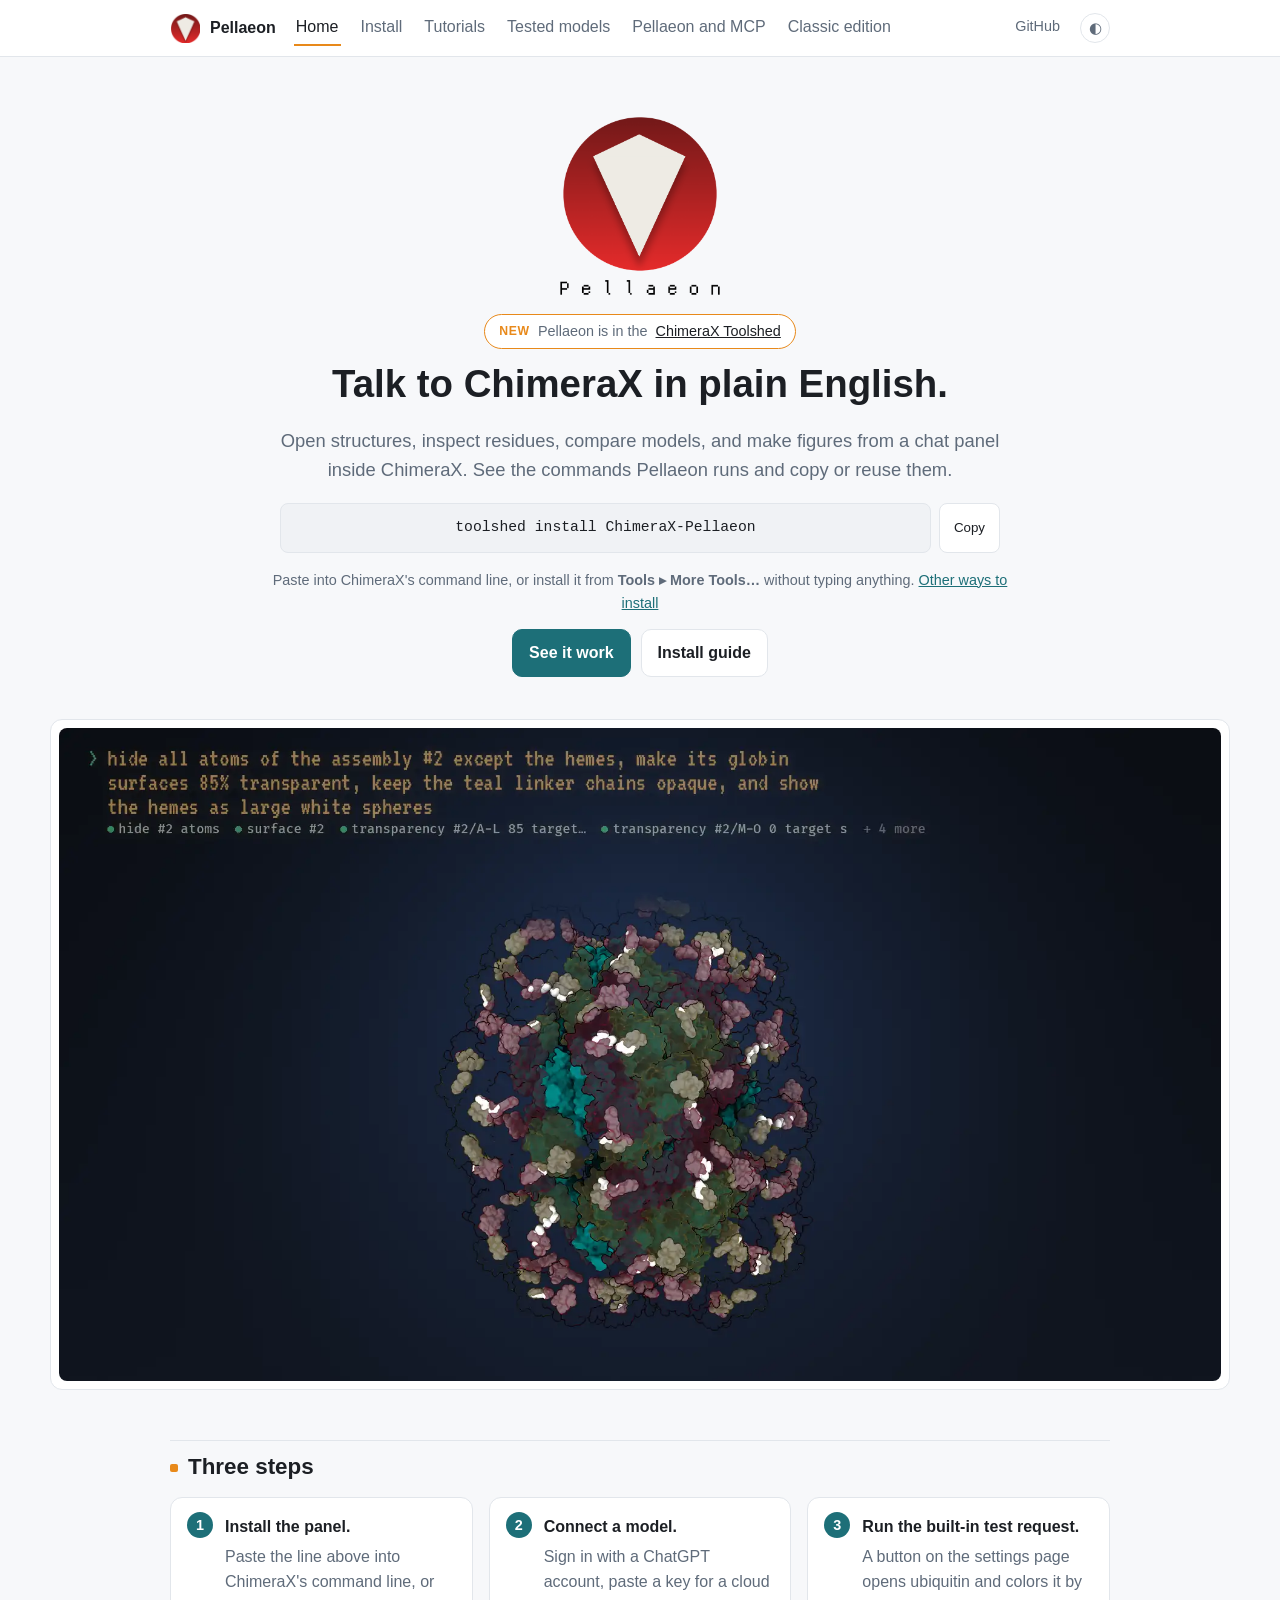
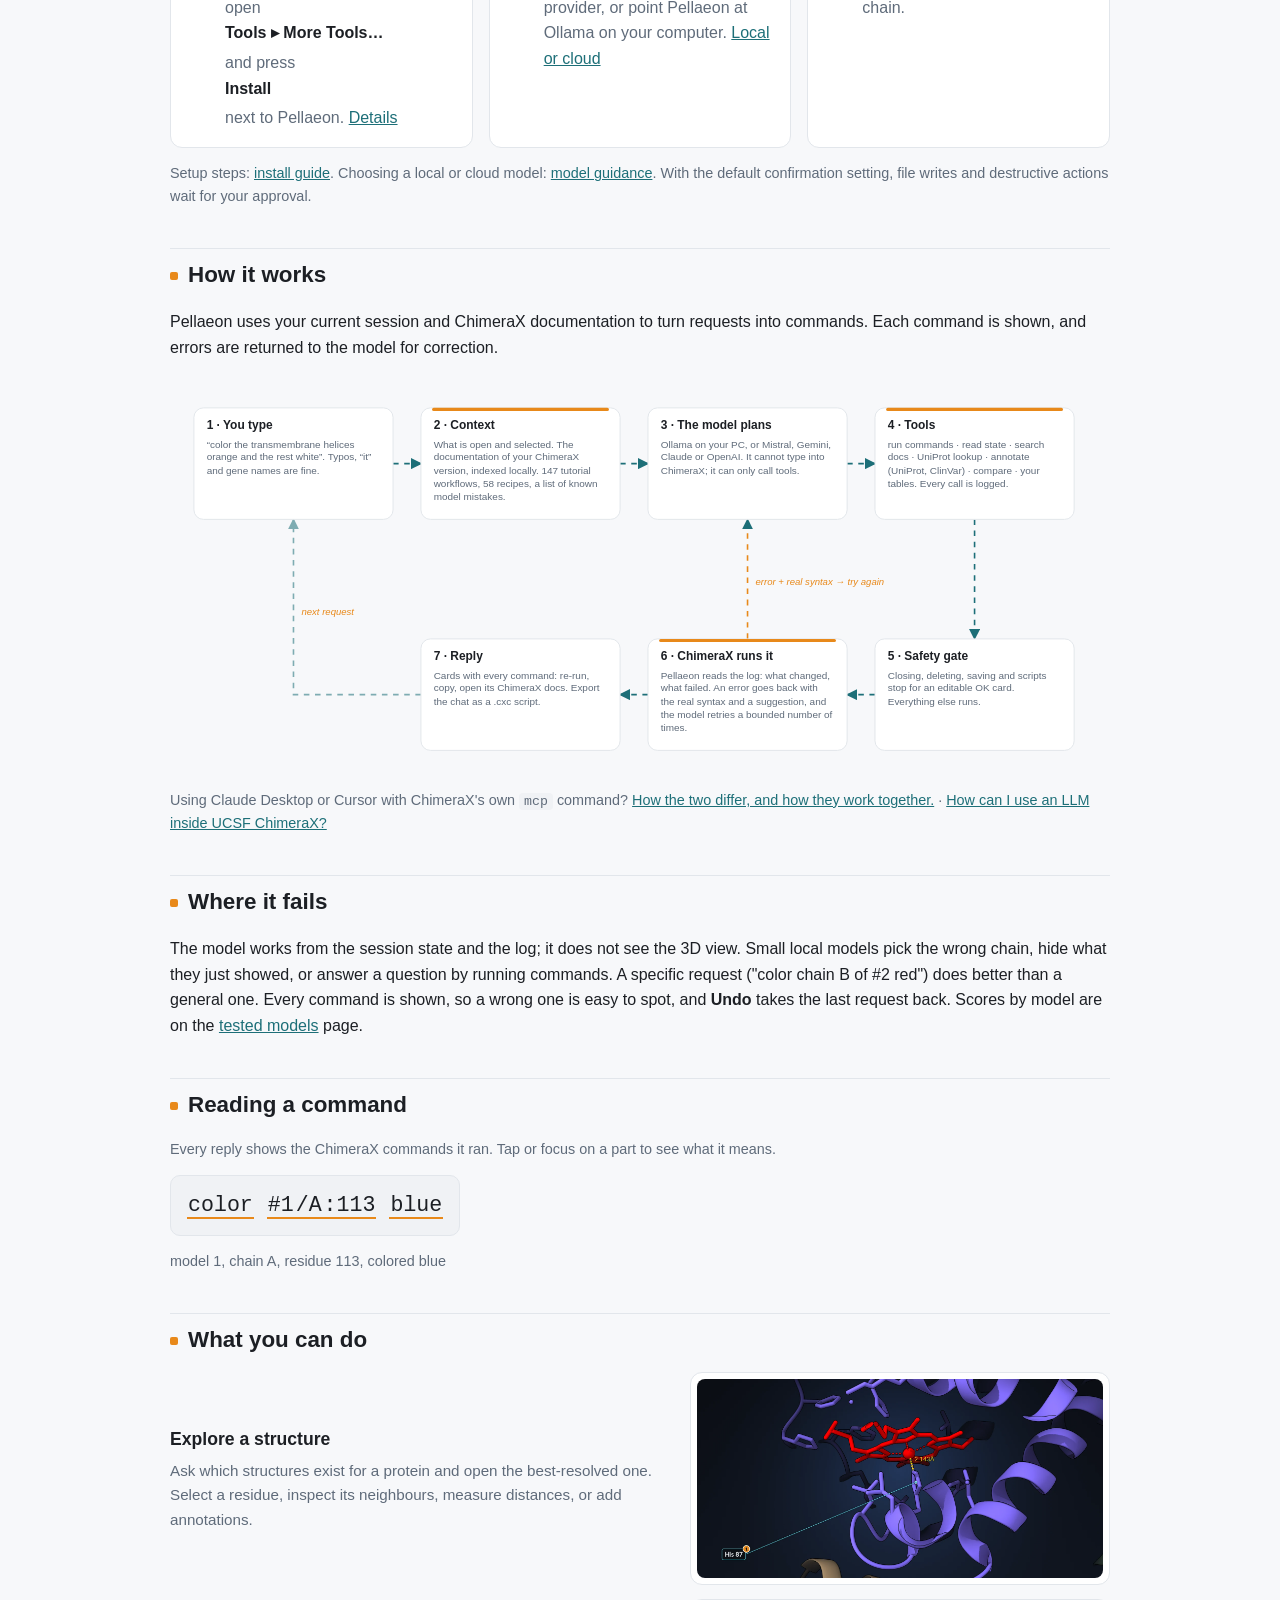
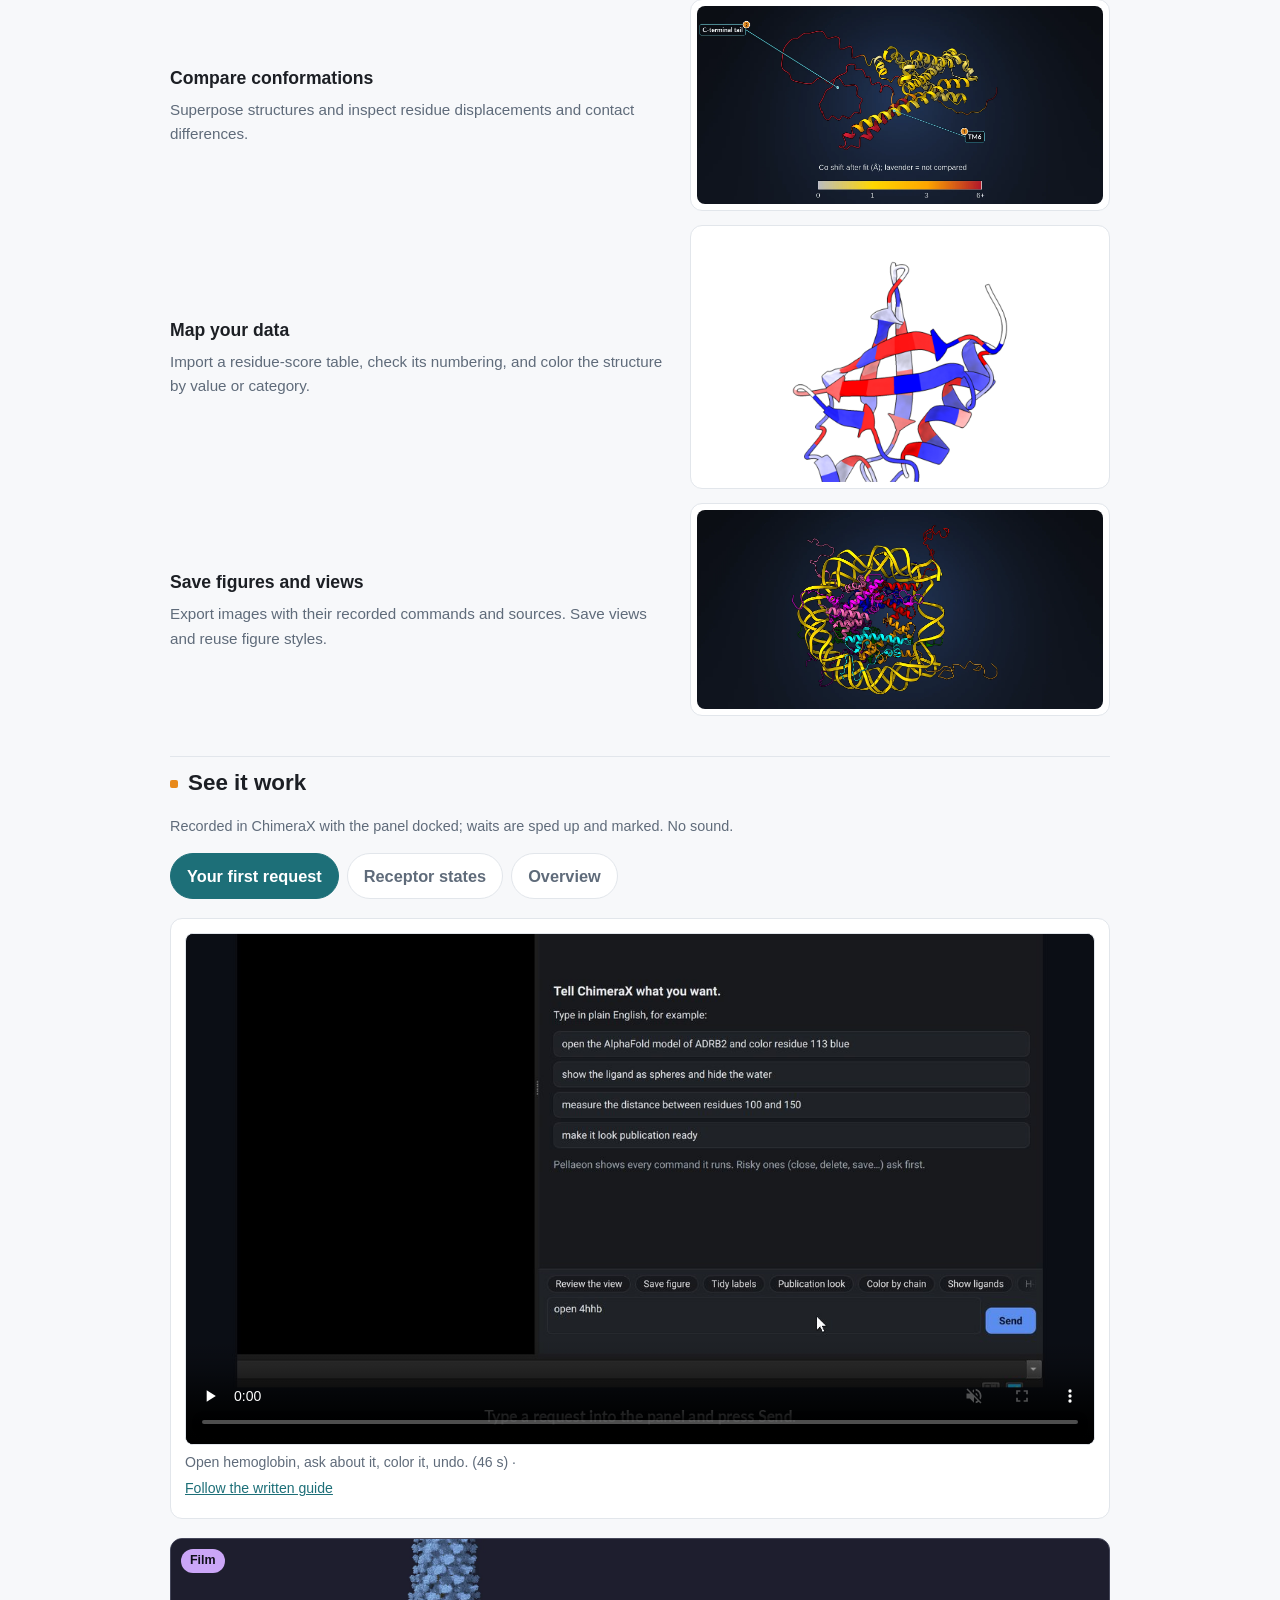
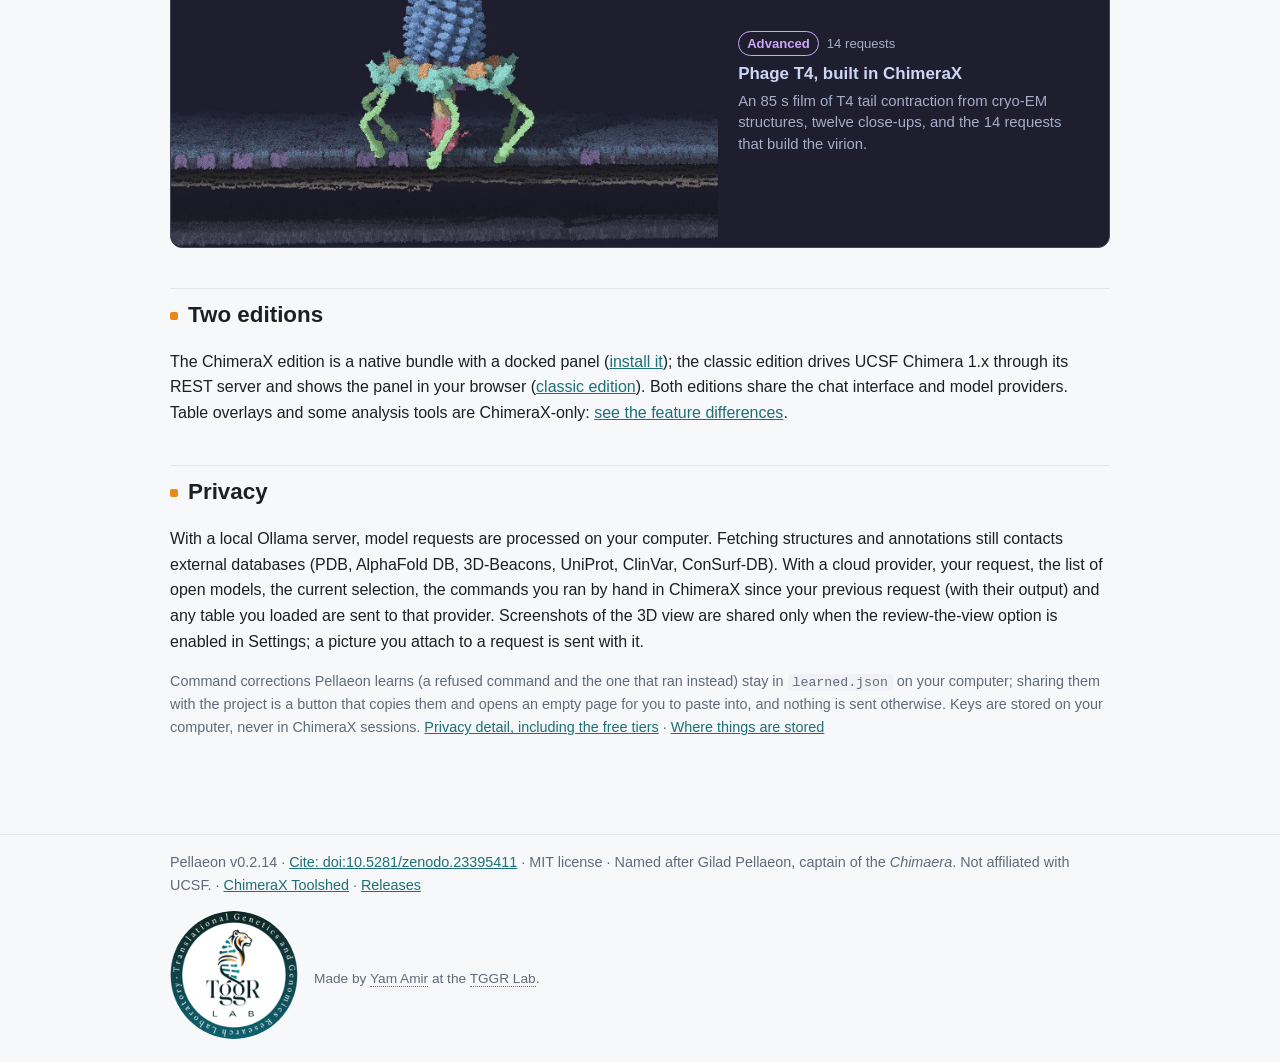
<file: docs/index.html>
<!DOCTYPE html>
<html lang="en"><head><meta charset="utf-8"><meta name="viewport" content="width=device-width, initial-scale=1">
<title>Pellaeon: AI assistant for UCSF ChimeraX</title><link rel="icon" href="logo.png" type="image/png"><link rel="stylesheet" href="site.css?v=c98d7796">
<meta name="description" content="Use an LLM inside UCSF ChimeraX. Pellaeon turns natural language into visible commands, with local Ollama or cloud models."><link rel="canonical" href="https://tggr-lab.github.io/pellaeon/"><link rel="preload" as="image" href="img/gui/hero_narrow_poster.webp" type="image/webp" media="(max-width: 700px)" fetchpriority="high"><link rel="preload" as="image" href="img/gui/hero_poster.webp" type="image/webp" media="(min-width: 701px)" fetchpriority="high"><script type="application/ld+json">{"@context": "https://schema.org", "@type": "SoftwareApplication", "@id": "https://tggr-lab.github.io/pellaeon/#software", "name": "Pellaeon", "description": "Use an LLM inside UCSF ChimeraX. Pellaeon turns natural language into visible commands, with local Ollama or cloud models.", "applicationCategory": "ScientificApplication", "applicationSubCategory": "Molecular graphics", "operatingSystem": "Windows, macOS, Linux", "softwareRequirements": "UCSF ChimeraX 1.9 or newer", "softwareVersion": "0.2.14", "license": "https://opensource.org/licenses/MIT", "url": "https://tggr-lab.github.io/pellaeon/", "codeRepository": "https://github.com/tggr-lab/pellaeon", "downloadUrl": "https://github.com/tggr-lab/pellaeon/releases/latest", "author": {"@type": "Organization", "name": "TGGR Lab", "url": "https://github.com/tggr-lab"}}</script>
<meta property="og:title" content="Pellaeon: AI assistant for UCSF ChimeraX"><meta property="og:description" content="Use an LLM inside UCSF ChimeraX. Pellaeon turns natural language into visible commands, with local Ollama or cloud models."><meta property="og:image" content="https://tggr-lab.github.io/pellaeon/img/gui/hero_poster.jpg"><meta property="og:image:width" content="1920"><meta property="og:image:height" content="1080"><meta property="og:image:alt" content="A request typed into Pellaeon above the erythrocruorin assembly, its globin surfaces see-through and its hemes white"><meta property="og:url" content="https://tggr-lab.github.io/pellaeon/"><meta property="og:type" content="website"><meta name="twitter:card" content="summary_large_image"></head>
<body><div class="nav"><div class="in"><a class="brand" href="index.html"><img src="logo.png" alt="">Pellaeon</a><a class="link active" href="index.html">Home</a><a class="link" href="install.html">Install</a><a class="link" href="tutorials.html">Tutorials</a><a class="link" href="models.html">Tested models</a><a class="link" href="mcp.html">Pellaeon and MCP</a><a class="link" href="classic.html">Classic edition</a><span class="spacer"></span><a class="link gh" href="https://github.com/tggr-lab/pellaeon">GitHub</a><button class="theme" id="theme-btn" type="button" title="Theme: follows your system. Click to switch" aria-label="Switch theme">&#9680;</button></div></div>
<script>(function(){var k="pellaeon-theme",r=document.documentElement;function ap(v){if(v)r.setAttribute("data-theme",v);else r.removeAttribute("data-theme");}var v=null;try{v=localStorage.getItem(k);}catch(e){}ap(v);document.addEventListener("DOMContentLoaded",function(){var b=document.getElementById("theme-btn");if(!b)return;var names={"":"system","light":"light","dark":"dark"};function lab(){b.title="Theme: "+names[r.getAttribute("data-theme")||""]+". Click to switch";}lab();b.onclick=function(){var cur=r.getAttribute("data-theme")||"";var nxt=cur===""?"light":cur==="light"?"dark":"";ap(nxt||null);try{nxt?localStorage.setItem(k,nxt):localStorage.removeItem(k);}catch(e){}lab();};});})();</script>
<script data-goatcounter="https://pellaeon.goatcounter.com/count" async src="https://gc.zgo.at/count.js"></script>
<main>
<section class="hero">
  <div>
    <div class="hero-logo"><img class="on-light" src="img/logo_lockup.png" width="190" height="190" alt="Pellaeon"><img class="on-dark" src="img/logo_lockup_white.png" width="190" height="190" alt="Pellaeon"></div>
    <p class="pill"><b>New</b> Pellaeon is in the <a href="https://cxtoolshed.rbvi.ucsf.edu/apps/chimeraxpellaeon">ChimeraX Toolshed</a></p>
    <h1>Talk to ChimeraX in plain English.</h1>
    <p class="lead">Open structures, inspect residues, compare models, and make figures from a chat panel inside ChimeraX. See the commands Pellaeon runs and copy or reuse them.</p>
    <div class="cmdbox"><pre id="install-cmd">toolshed install ChimeraX-Pellaeon</pre><button onclick="navigator.clipboard.writeText(document.getElementById('install-cmd').textContent).then(()=>this.textContent='Copied')">Copy</button></div>
    <p class="small">Paste into ChimeraX's command line, or install it from <b>Tools &#9656; More Tools&#8230;</b> without typing anything. <a href="install.html#chimerax-edition">Other ways to install</a></p>
    <div class="btns"><a class="btn primary" href="#see-it-work">See it work</a><a class="btn" href="install.html">Install guide</a></div>
  </div>
  <div class="shot hero-gif">
  <video id="hero-video" class="hero-video" width="1920" height="1080" muted loop playsinline preload="metadata" poster="img/gui/hero_poster.webp" aria-label="A request typed into the Pellaeon panel in ChimeraX colors the erythrocruorin assembly; its shell turns transparent and a clip plane opens it. 16 seconds, no sound.">
    <source src="img/gui/hero_narrow.mp4" type="video/mp4" media="(max-width: 700px)">
    <source src="img/gui/hero_720.mp4" type="video/mp4" media="(max-width: 1280px)">
    <source src="img/gui/hero_1080.mp4" type="video/mp4">
  </video>
  <script>(function(){var v=document.getElementById("hero-video");if(!v)return;var narrow=window.matchMedia&&window.matchMedia("(max-width: 700px)").matches;if(narrow){v.setAttribute("poster","img/gui/hero_narrow_poster.webp");v.setAttribute("width","864");v.setAttribute("height","1080");}var still=(window.matchMedia&&window.matchMedia("(prefers-reduced-motion: reduce)").matches)||(navigator.connection&&navigator.connection.saveData);if(still){v.setAttribute("controls","");return;}v.play().catch(function(){v.setAttribute("controls","");});})();</script>
  </div>
</section>

<h2>Three steps</h2>
<ol class="steps">
  <li><b>Install the panel.</b> Paste the line above into ChimeraX's command line, or open <b>Tools &#9656; More Tools&#8230;</b> and press <b>Install</b> next to Pellaeon. <a href="install.html#chimerax-edition">Details</a></li>
  <li><b>Connect a model.</b> Sign in with a ChatGPT account, paste a key for a cloud provider, or point Pellaeon at Ollama on your computer. <a href="install.html#choosing-an-ai">Local or cloud</a></li>
  <li><b>Run the built-in test request.</b> A button on the settings page opens ubiquitin and colors it by chain.</li>
</ol>
<p class="small">Setup steps: <a href="install.html">install guide</a>. Choosing a local or cloud model: <a href="models.html#which-model">model guidance</a>. With the default confirmation setting, file writes and destructive actions wait for your approval.</p>

<h2>How it works</h2>
<p>Pellaeon uses your current session and ChimeraX documentation to turn requests into commands. Each command is shown, and errors are returned to the model for correction.</p>
<div class="howwrap">
<svg class="how" viewBox="0 0 1180 500" role="img" aria-labelledby="how-title" xmlns="http://www.w3.org/2000/svg"><title id="how-title">How Pellaeon turns a sentence into ChimeraX commands and checks the result</title>
<defs><marker id="ah" viewBox="0 0 10 10" refX="9" refY="5" markerWidth="7" markerHeight="7" orient="auto-start-reverse"><path d="M0,0 L10,5 L0,10 z" fill="var(--accent)"/></marker><marker id="ah2" viewBox="0 0 10 10" refX="9" refY="5" markerWidth="7" markerHeight="7" orient="auto-start-reverse"><path d="M0,0 L10,5 L0,10 z" fill="var(--accent2)"/></marker></defs>
<g class="wires"><path d="M280,110 L315,110"/><path d="M565,110 L600,110"/><path d="M850,110 L885,110"/><path d="M1010,180 L1010,330"/><path d="M885,400 L850,400"/><path d="M600,400 L565,400"/><path class="loop" d="M725,330 C725,270 725,230 725,180" marker-end="url(#ah2)"/><path class="next" d="M315,400 L155,400 L155,180"/></g>
<g class="node n1" transform="translate(30,40)"><rect width="250" height="140" rx="12"/><foreignObject x="0" y="0" width="250" height="140"><div xmlns="http://www.w3.org/1999/xhtml" class="nb"><b>1 · You type</b><span>“color the transmembrane helices orange and the rest white”. Typos, “it” and gene names are fine.</span></div></foreignObject></g>
<g class="node n2" transform="translate(315,40)"><rect width="250" height="140" rx="12"/><rect class="acc" x="14" y="0" width="222" height="4" rx="2"/><foreignObject x="0" y="0" width="250" height="140"><div xmlns="http://www.w3.org/1999/xhtml" class="nb"><b>2 · Context</b><span>What is open and selected. The documentation of your ChimeraX version, indexed locally. 147 tutorial workflows, 58 recipes, a list of known model mistakes.</span></div></foreignObject></g>
<g class="node n3" transform="translate(600,40)"><rect width="250" height="140" rx="12"/><foreignObject x="0" y="0" width="250" height="140"><div xmlns="http://www.w3.org/1999/xhtml" class="nb"><b>3 · The model plans</b><span>Ollama on your PC, or Mistral, Gemini, Claude or OpenAI. It cannot type into ChimeraX; it can only call tools.</span></div></foreignObject></g>
<g class="node n4" transform="translate(885,40)"><rect width="250" height="140" rx="12"/><rect class="acc" x="14" y="0" width="222" height="4" rx="2"/><foreignObject x="0" y="0" width="250" height="140"><div xmlns="http://www.w3.org/1999/xhtml" class="nb"><b>4 · Tools</b><span>run commands · read state · search docs · UniProt lookup · annotate (UniProt, ClinVar) · compare · your tables. Every call is logged.</span></div></foreignObject></g>
<g class="node n5" transform="translate(885,330)"><rect width="250" height="140" rx="12"/><foreignObject x="0" y="0" width="250" height="140"><div xmlns="http://www.w3.org/1999/xhtml" class="nb"><b>5 · Safety gate</b><span>Closing, deleting, saving and scripts stop for an editable OK card. Everything else runs.</span></div></foreignObject></g>
<g class="node n6" transform="translate(600,330)"><rect width="250" height="140" rx="12"/><rect class="acc" x="14" y="0" width="222" height="4" rx="2"/><foreignObject x="0" y="0" width="250" height="140"><div xmlns="http://www.w3.org/1999/xhtml" class="nb"><b>6 · ChimeraX runs it</b><span>Pellaeon reads the log: what changed, what failed. An error goes back with the real syntax and a suggestion, and the model retries a bounded number of times.</span></div></foreignObject></g>
<g class="node n7" transform="translate(315,330)"><rect width="250" height="140" rx="12"/><foreignObject x="0" y="0" width="250" height="140"><div xmlns="http://www.w3.org/1999/xhtml" class="nb"><b>7 · Reply</b><span>Cards with every command: re-run, copy, open its ChimeraX docs. Export the chat as a .cxc script.</span></div></foreignObject></g>
<text class="lab" x="735" y="262">error + real syntax → try again</text><text class="lab" x="165" y="300">next request</text></svg>
</div>
<div class="howwrap-v">
<svg class="how how-v" viewBox="0 0 420 1084" role="img" aria-label="How Pellaeon works, step by step" xmlns="http://www.w3.org/2000/svg"><defs><marker id="ahv" viewBox="0 0 10 10" refX="9" refY="5" markerWidth="7" markerHeight="7" orient="auto-start-reverse"><path d="M0,0 L10,5 L0,10 z" fill="var(--accent)"/></marker><marker id="ah2v" viewBox="0 0 10 10" refX="9" refY="5" markerWidth="7" markerHeight="7" orient="auto-start-reverse"><path d="M0,0 L10,5 L0,10 z" fill="var(--accent2)"/></marker></defs>
<g class="wires">
<path d="M200,138 L200,172"/>
<path d="M200,290 L200,324"/>
<path d="M200,442 L200,476"/>
<path d="M200,594 L200,628"/>
<path d="M200,746 L200,780"/>
<path d="M200,898 L200,932"/>
<path class="loop" d="M350,839 C410,839 410,383 350,383" marker-end="url(#ah2v)"/>
<path class="next" d="M50,991 C-10,991 -10,79 50,79"/>
</g>
<g class="node n1" transform="translate(50,20)"><rect width="300" height="118" rx="12"/><foreignObject x="0" y="0" width="300" height="118"><div xmlns="http://www.w3.org/1999/xhtml" class="nb"><b>1 · You type</b><span>“color the transmembrane helices orange and the rest white”. Typos, “it” and gene names are fine.</span></div></foreignObject></g>
<g class="node n2" transform="translate(50,172)"><rect width="300" height="118" rx="12"/><rect class="acc" x="14" y="0" width="272" height="4" rx="2"/><foreignObject x="0" y="0" width="300" height="118"><div xmlns="http://www.w3.org/1999/xhtml" class="nb"><b>2 · Context</b><span>What is open and selected. The documentation of your ChimeraX version, indexed locally. 147 tutorial workflows, 58 recipes, a list of known model mistakes.</span></div></foreignObject></g>
<g class="node n3" transform="translate(50,324)"><rect width="300" height="118" rx="12"/><foreignObject x="0" y="0" width="300" height="118"><div xmlns="http://www.w3.org/1999/xhtml" class="nb"><b>3 · The model plans</b><span>Ollama on your PC, or Mistral, Gemini, Claude or OpenAI. It cannot type into ChimeraX; it can only call tools.</span></div></foreignObject></g>
<g class="node n4" transform="translate(50,476)"><rect width="300" height="118" rx="12"/><rect class="acc" x="14" y="0" width="272" height="4" rx="2"/><foreignObject x="0" y="0" width="300" height="118"><div xmlns="http://www.w3.org/1999/xhtml" class="nb"><b>4 · Tools</b><span>run commands · read state · search docs · UniProt lookup · annotate (UniProt, ClinVar) · compare · your tables. Every call is logged.</span></div></foreignObject></g>
<g class="node n5" transform="translate(50,628)"><rect width="300" height="118" rx="12"/><foreignObject x="0" y="0" width="300" height="118"><div xmlns="http://www.w3.org/1999/xhtml" class="nb"><b>5 · Safety gate</b><span>Closing, deleting, saving and scripts stop for an editable OK card. Everything else runs.</span></div></foreignObject></g>
<g class="node n6" transform="translate(50,780)"><rect width="300" height="118" rx="12"/><rect class="acc" x="14" y="0" width="272" height="4" rx="2"/><foreignObject x="0" y="0" width="300" height="118"><div xmlns="http://www.w3.org/1999/xhtml" class="nb"><b>6 · ChimeraX runs it</b><span>Pellaeon reads the log: what changed, what failed. An error goes back with the real syntax and a suggestion, and the model retries a bounded number of times.</span></div></foreignObject></g>
<g class="node n7" transform="translate(50,932)"><rect width="300" height="118" rx="12"/><foreignObject x="0" y="0" width="300" height="118"><div xmlns="http://www.w3.org/1999/xhtml" class="nb"><b>7 · Reply</b><span>Cards with every command: re-run, copy, open its ChimeraX docs. Export the chat as a .cxc script.</span></div></foreignObject></g>
<text class="lab" transform="translate(410,472) rotate(90)">fix and retry</text>
<text class="lab" transform="translate(20,536) rotate(-90)">next request</text>
</svg>
</div>
<p class="small">Using Claude Desktop or Cursor with ChimeraX's own <code>mcp</code> command? <a href="mcp.html">How the two differ, and how they work together.</a> &middot; <a href="llm.html">How can I use an LLM inside UCSF ChimeraX?</a></p>
<h2>Where it fails</h2>
<p>The model works from the session state and the log; it does not see the 3D view. Small local models pick the wrong chain, hide what they just showed, or answer a question by running commands. A specific request ("color chain B of #2 red") does better than a general one. Every command is shown, so a wrong one is easy to spot, and <b>Undo</b> takes the last request back. Scores by model are on the <a href="models.html">tested models</a> page.</p>

<h2>Reading a command</h2>
<p class="small">Every reply shows the ChimeraX commands it ran. Tap or focus on a part to see what it means.</p>
<div class="cmd" id="cmd">
<span data-t="color: the command; paints atoms and cartoons">color</span> <span data-t="#1: model 1, the first structure opened">#1</span><span data-t="/A: chain A of that model">/A</span><span data-t=":113: residue 113 of that chain">:113</span> <span data-t="blue: a named ChimeraX color; hex values work too">blue</span>
</div>
<p class="small" id="cmd-hint">model 1, chain A, residue 113, colored blue</p>

<h2>What you can do</h2>
<div class="group">
  <div><h3>Explore a structure</h3><p>Ask which structures exist for a protein and open the best-resolved one. Select a residue, inspect its neighbours, measure distances, or add annotations.</p></div>
  <a class="shot" href="img/media/h02_heme.webp" title="Click to enlarge"><img src="img/media/h02_heme.webp" alt="Heme of hemoglobin chain A face on, its iron joined to His 87 by a dashed line labelled 2.143 Å"></a>
</div>
<div class="group">
  <div><h3>Compare conformations</h3><p>Superpose structures and inspect residue displacements and contact differences.</p></div>
  <a class="shot" href="img/media/h07_states.webp" title="Click to enlarge"><img src="img/media/h07_states.webp" alt="Active model of the beta-2 adrenergic receptor colored gray to dark red by shift from the inactive model, with a key"></a>
</div>
<div class="group">
  <div><h3>Map your data</h3><p>Import a residue-score table, check its numbering, and color the structure by value or category.</p></div>
  <a class="shot" href="img/home_table.png" title="Click to enlarge"><img src="img/home_table.png" alt="Ubiquitin colored by a hydropathy column from an imported table, with a color legend"></a>
</div>
<div class="group">
  <div><h3>Save figures and views</h3><p>Export images with their recorded commands and sources. Save views and reuse figure styles.</p></div>
  <a class="shot" href="img/media/h12_nucleosome.webp" title="Click to enlarge"><img src="img/media/h12_nucleosome.webp" alt="Nucleosome core particle as a cartoon, DNA in gold, histones in six colors, with shadows"></a>
</div>

<h2 id="see-it-work">See it work</h2>
<p class="small">Recorded in ChimeraX with the panel docked; waits are sped up and marked. No sound.</p>
<div class="demo-tabs" role="tablist" aria-label="Choose an example"><button type="button" class="demo-tab active" data-target="demo-gui-part1_first" aria-selected="true">Your first request</button><button type="button" class="demo-tab" data-target="demo-gui-part5_states" aria-selected="false">Receptor states</button><button type="button" class="demo-tab" data-target="demo-media-teaser_wide" aria-selected="false">Overview</button></div><div class="demo-panels"><figure class="demo-panel vid" id="demo-gui-part1_first"><video controls muted playsinline preload="none" poster="img/gui/part1_first.jpg" aria-label="Your first request"><source src="img/gui/part1_first.mp4" type="video/mp4"><track kind="captions" srclang="en" label="English" src="img/gui/part1_first.vtt"></video><figcaption>Open hemoglobin, ask about it, color it, undo. (46 s) &middot; <a href="tutorial.html#part-2-step-by-step">Follow the written guide</a></figcaption></figure><figure class="demo-panel vid" id="demo-gui-part5_states" hidden><video controls muted playsinline preload="none" poster="img/gui/part5_states.jpg" aria-label="Receptor states"><source src="img/gui/part5_states.mp4" type="video/mp4"><track kind="captions" srclang="en" label="English" src="img/gui/part5_states.vtt"></video><figcaption>ADRB2 in the membrane, its GPCRdb inactive and active models, the contacts that change. (74 s) &middot; <a href="tutorial.html#step-9-compare-two-conformations">Follow the written guide</a></figcaption></figure><figure class="demo-panel vid" id="demo-media-teaser_wide" hidden><video controls muted playsinline preload="none" poster="img/media/teaser_wide.jpg" aria-label="Overview"><source src="img/media/teaser_wide.mp4" type="video/mp4"><track kind="captions" srclang="en" label="English" src="img/media/teaser_wide.vtt"></video><figcaption>An edited overview of what Pellaeon does, not a tutorial; the tutorial shows each step in the panel. (30 s) &middot; <a href="tutorial.html">Follow the written guide</a></figcaption></figure></div>
<div class="tcards tcards-home"><a class="tc tc-special" href="phage-t4.html"><span class="tc-img"><img src="img/phage/hero_poster.webp" alt="The phage T4 tail contracting on a simulated outer membrane" width="1280" height="720" loading="lazy"><span class="tc-film">Film</span></span><span class="tc-body"><span class="tc-meta"><span class="tc-lvl tc-advanced">Advanced</span> 14 requests</span><b>Phage T4, built in ChimeraX</b><span class="tc-line">An 85 s film of T4 tail contraction from cryo-EM structures, twelve close-ups, and the 14 requests that build the virion.</span></span></a></div>

<h2>Two editions</h2>
<p>The ChimeraX edition is a native bundle with a docked panel (<a href="install.html">install it</a>); the classic edition drives UCSF Chimera 1.x through its REST server and shows the panel in your browser (<a href="classic.html">classic edition</a>). Both editions share the chat interface and model providers. Table overlays and some analysis tools are ChimeraX-only: <a href="classic.html#differences-from-the-chimerax-edition">see the feature differences</a>.</p>

<h2>Privacy</h2>
<p>With a local Ollama server, model requests are processed on your computer. Fetching structures and annotations still contacts external databases (PDB, AlphaFold DB, 3D-Beacons, UniProt, ClinVar, ConSurf-DB). With a cloud provider, your request, the list of open models, the current selection, the commands you ran by hand in ChimeraX since your previous request (with their output) and any table you loaded are sent to that provider. Screenshots of the 3D view are shared only when the review-the-view option is enabled in Settings; a picture you attach to a request is sent with it.</p>
<p class="small">Command corrections Pellaeon learns (a refused command and the one that ran instead) stay in <code>learned.json</code> on your computer; sharing them with the project is a button that copies them and opens an empty page for you to paste into, and nothing is sent otherwise. Keys are stored on your computer, never in ChimeraX sessions. <a href="install.html#privacy">Privacy detail, including the free tiers</a> · <a href="install.html#where-things-are-stored">Where things are stored</a></p>
</main>
<script>(function(){function sync(){var open=window.innerWidth>=820;document.querySelectorAll(".toc details").forEach(function(d){if(open)d.setAttribute("open","");else d.removeAttribute("open");});}sync();window.addEventListener("resize",sync);})();</script>
<footer><div class="in">Pellaeon v0.2.14 · <a href="https://doi.org/10.5281/zenodo.23395411" title="Amir, Y. Pellaeon: an AI assistant for UCSF ChimeraX. Zenodo. https://doi.org/10.5281/zenodo.23395411">Cite: doi:10.5281/zenodo.23395411</a> · MIT license · Named after Gilad Pellaeon, captain of the <i>Chimaera</i>. Not affiliated with UCSF. · <a href="https://cxtoolshed.rbvi.ucsf.edu/apps/chimeraxpellaeon">ChimeraX Toolshed</a> · <a href="https://github.com/tggr-lab/pellaeon/releases">Releases</a><br><span class="credits"><a href="https://github.com/tggr-lab" title="Translational Genetics and Genomics Research Lab"><img class="lab" src="img/tggr.png" alt="TGGR Lab"></a><span>Made by <a href="https://github.com/YAMIR-1138">Yam Amir</a> at the <a href="https://github.com/tggr-lab">TGGR Lab</a>.</span></span></div></footer>
<script>
(function(){
  document.querySelectorAll(".demo-panel").forEach(function(panel){
    var btn = panel.querySelector(".demo-play"), ctl = panel.querySelector(".demo-ctl");
    if (!btn || !ctl) return;
    var img = btn.querySelector("img"), lbl = ctl.querySelector(".lbl");
    btn.dataset.playing = "0";
    function toggle(){
      var playing = btn.dataset.playing !== "1";
      btn.dataset.playing = playing ? "1" : "0";
      ctl.dataset.playing = btn.dataset.playing;
      img.setAttribute("src", playing ? img.dataset.gif + "?t=" + Date.now() : img.dataset.poster);
      lbl.textContent = playing ? "Stop" : "Play recording";
      btn.setAttribute("aria-label", playing ? "Stop the recording" : "Play the recording");
    }
    btn.addEventListener("click", toggle);
    ctl.addEventListener("click", toggle);
  });
  var tabs = document.querySelectorAll(".demo-tab");
  function selectDemo(tab){
    tabs.forEach(function(t){
      var on = t === tab;
      t.setAttribute("aria-selected", on ? "true" : "false");
      t.classList.toggle("active", on);
    });
    document.querySelectorAll(".demo-panel").forEach(function(p){
      var show = p.id === tab.dataset.target;
      if (!show) {
        var b = p.querySelector(".demo-play");
        if (b && b.dataset.playing === "1") b.click();
        var v = p.querySelector("video");
        if (v && !v.paused) v.pause();
      }
      p.hidden = !show;
    });
  }
  tabs.forEach(function(tab, i){
    tab.addEventListener("click", function(){ selectDemo(tab); });
    tab.addEventListener("keydown", function(e){
      if (e.key !== "ArrowRight" && e.key !== "ArrowLeft") return;
      var next = tabs[(i + (e.key === "ArrowRight" ? 1 : -1) + tabs.length) % tabs.length];
      next.focus();
      selectDemo(next);
      e.preventDefault();
    });
  });
  var hint = document.getElementById("cmd-hint"), base = hint ? hint.textContent : "";
  document.querySelectorAll("#cmd span[data-t]").forEach(function(sp){
    sp.tabIndex = 0;
    ["mouseenter","focus","click"].forEach(function(ev){ sp.addEventListener(ev, function(){ hint.textContent = sp.dataset.t; }); });
    ["mouseleave","blur"].forEach(function(ev){ sp.addEventListener(ev, function(){ hint.textContent = base; }); });
  });
})();
</script>
</body></html>
</file>
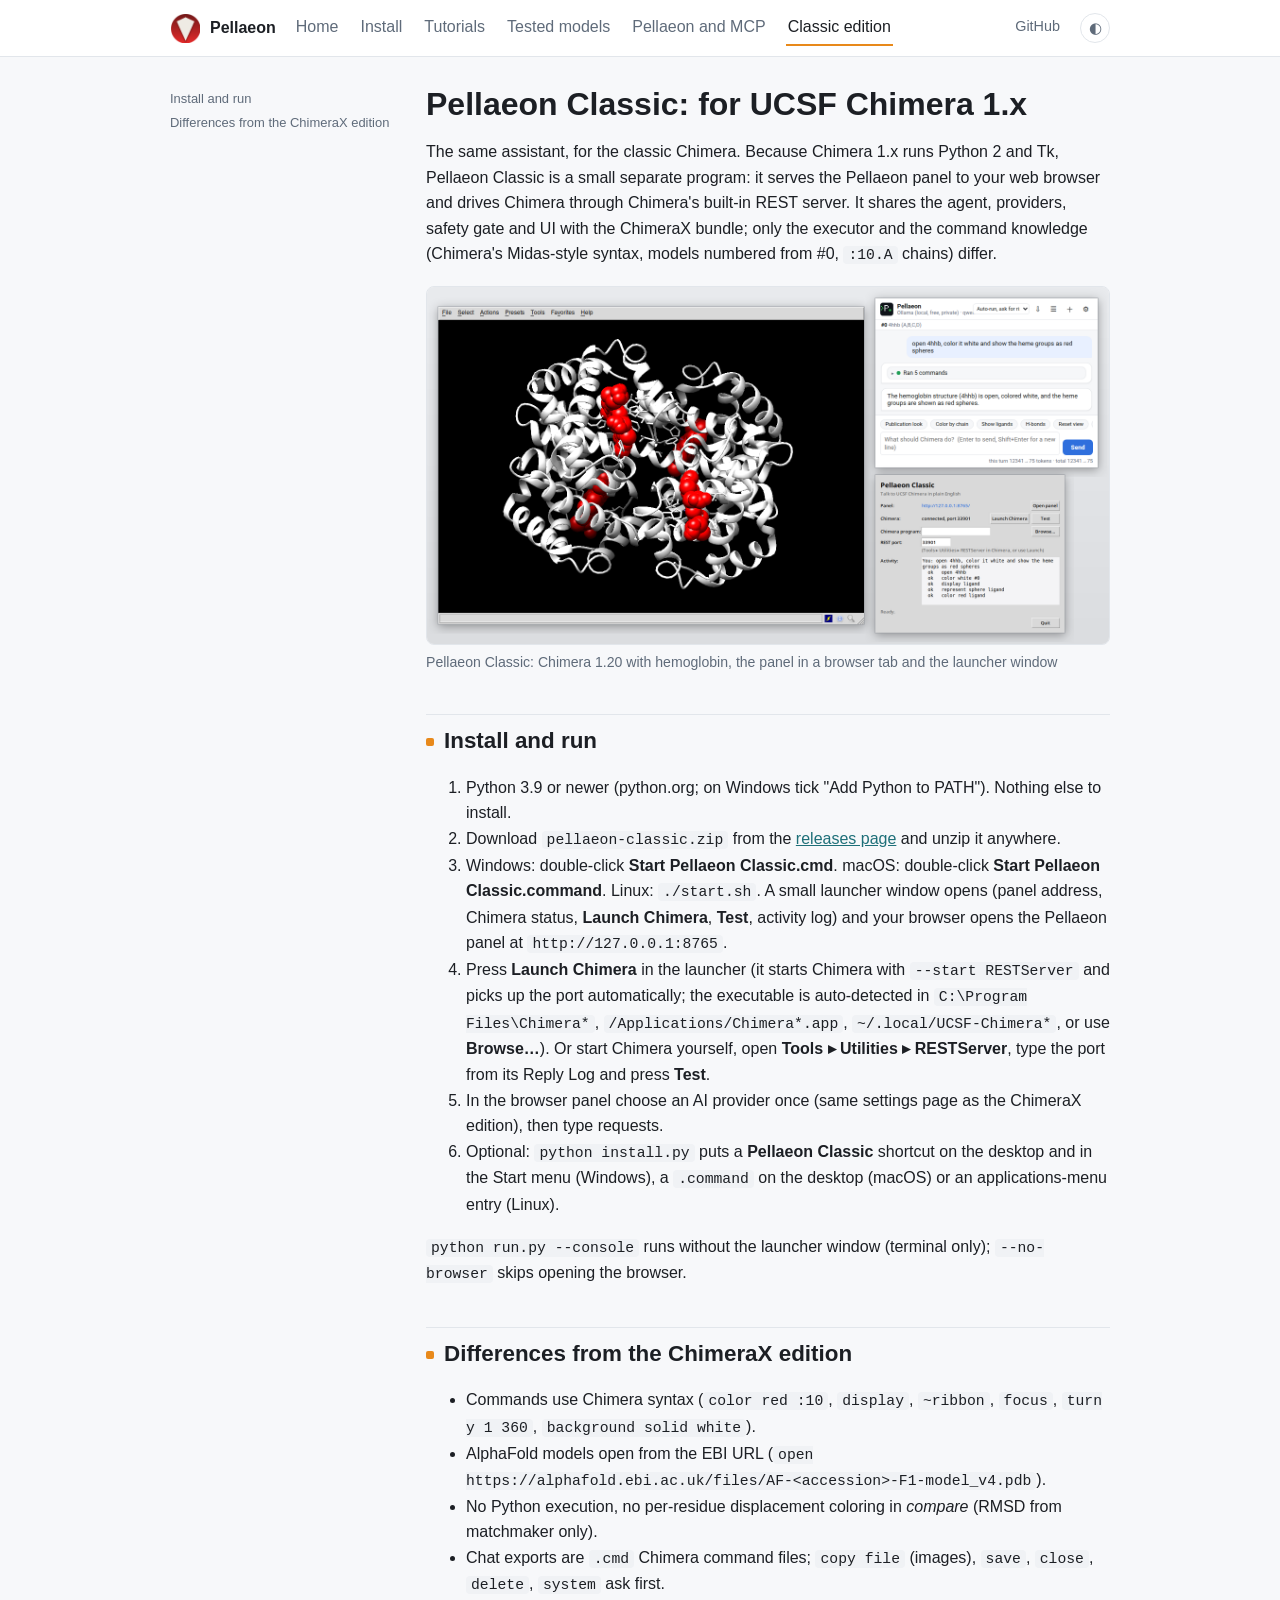
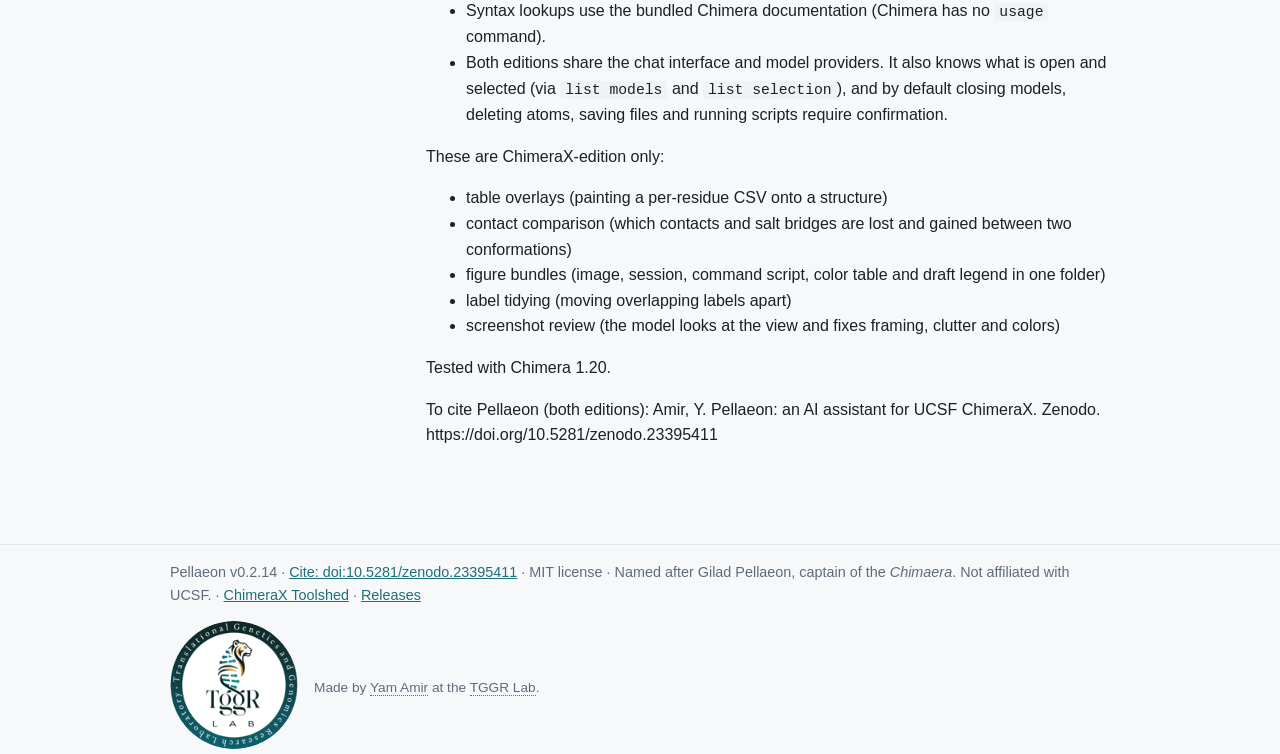
<file: docs/classic.html>
<!DOCTYPE html>
<html lang="en"><head><meta charset="utf-8"><meta name="viewport" content="width=device-width, initial-scale=1">
<title>Classic edition - Pellaeon</title><link rel="icon" href="logo.png" type="image/png"><link rel="stylesheet" href="site.css?v=c98d7796">
<meta name="description" content="Use an AI assistant with classic UCSF Chimera 1.x. Pellaeon Classic puts chat in your browser and works with local Ollama or cloud models."><link rel="canonical" href="https://tggr-lab.github.io/pellaeon/classic.html">
<meta property="og:title" content="Classic edition - Pellaeon"><meta property="og:description" content="Use an AI assistant with classic UCSF Chimera 1.x. Pellaeon Classic puts chat in your browser and works with local Ollama or cloud models."><meta property="og:image" content="https://tggr-lab.github.io/pellaeon/img/gui/hero_poster.jpg"><meta property="og:image:width" content="1920"><meta property="og:image:height" content="1080"><meta property="og:image:alt" content="A request typed into Pellaeon above the erythrocruorin assembly, its globin surfaces see-through and its hemes white"><meta property="og:url" content="https://tggr-lab.github.io/pellaeon/classic.html"><meta property="og:type" content="website"><meta name="twitter:card" content="summary_large_image"></head>
<body><div class="nav"><div class="in"><a class="brand" href="index.html"><img src="logo.png" alt="">Pellaeon</a><a class="link" href="index.html">Home</a><a class="link" href="install.html">Install</a><a class="link" href="tutorials.html">Tutorials</a><a class="link" href="models.html">Tested models</a><a class="link" href="mcp.html">Pellaeon and MCP</a><a class="link active" href="classic.html">Classic edition</a><span class="spacer"></span><a class="link gh" href="https://github.com/tggr-lab/pellaeon">GitHub</a><button class="theme" id="theme-btn" type="button" title="Theme: follows your system. Click to switch" aria-label="Switch theme">&#9680;</button></div></div>
<script>(function(){var k="pellaeon-theme",r=document.documentElement;function ap(v){if(v)r.setAttribute("data-theme",v);else r.removeAttribute("data-theme");}var v=null;try{v=localStorage.getItem(k);}catch(e){}ap(v);document.addEventListener("DOMContentLoaded",function(){var b=document.getElementById("theme-btn");if(!b)return;var names={"":"system","light":"light","dark":"dark"};function lab(){b.title="Theme: "+names[r.getAttribute("data-theme")||""]+". Click to switch";}lab();b.onclick=function(){var cur=r.getAttribute("data-theme")||"";var nxt=cur===""?"light":cur==="light"?"dark":"";ap(nxt||null);try{nxt?localStorage.setItem(k,nxt):localStorage.removeItem(k);}catch(e){}lab();};});})();</script>
<script data-goatcounter="https://pellaeon.goatcounter.com/count" async src="https://gc.zgo.at/count.js"></script>
<main><div class="doc"><nav class="toc"><details open><summary>Contents</summary><div class="toc">
<ul>
<li><a href="#install-and-run">Install and run</a></li>
<li><a href="#differences-from-the-chimerax-edition">Differences from the ChimeraX edition</a></li>
</ul>
</div>
</details></nav><article><h1 id="pellaeon-classic-for-ucsf-chimera-1x">Pellaeon Classic: for UCSF Chimera 1.x</h1>
<p>The same assistant, for the classic Chimera. Because Chimera 1.x runs Python 2 and Tk, Pellaeon Classic is a small
separate program: it serves the Pellaeon panel to your web browser and drives Chimera through Chimera's built-in
REST server. It shares the agent, providers, safety gate and UI with the ChimeraX bundle; only the executor and
the command knowledge (Chimera's Midas-style syntax, models numbered from #0, <code>:10.A</code> chains) differ.</p>
<figure><img loading="lazy" alt="Pellaeon Classic: Chimera 1.20 with hemoglobin, the panel in a browser tab and the launcher window" src="img/classic.png" /><figcaption>Pellaeon Classic: Chimera 1.20 with hemoglobin, the panel in a browser tab and the launcher window</figcaption></figure>
<h2 id="install-and-run">Install and run</h2>
<ol>
<li>Python 3.9 or newer (python.org; on Windows tick "Add Python to PATH"). Nothing else to install.</li>
<li>Download <code>pellaeon-classic.zip</code> from the <a href="https://github.com/tggr-lab/pellaeon/releases">releases page</a> and unzip it anywhere.</li>
<li>Windows: double-click <strong>Start Pellaeon Classic.cmd</strong>. macOS: double-click <strong>Start Pellaeon Classic.command</strong>. Linux: <code>./start.sh</code>.
   A small launcher window opens (panel address, Chimera status, <strong>Launch Chimera</strong>, <strong>Test</strong>, activity log) and your
   browser opens the Pellaeon panel at <code>http://127.0.0.1:8765</code>.</li>
<li>Press <strong>Launch Chimera</strong> in the launcher (it starts Chimera with <code>--start RESTServer</code> and picks up the port
   automatically; the executable is auto-detected in <code>C:\Program Files\Chimera*</code>, <code>/Applications/Chimera*.app</code>,
   <code>~/.local/UCSF-Chimera*</code>, or use <strong>Browse…</strong>). Or start Chimera yourself, open <strong>Tools ▸ Utilities ▸ RESTServer</strong>, type the
   port from its Reply Log and press <strong>Test</strong>.</li>
<li>In the browser panel choose an AI provider once (same settings page as the ChimeraX edition), then type requests.</li>
<li>Optional: <code>python install.py</code> puts a <strong>Pellaeon Classic</strong> shortcut on the desktop and in the Start menu (Windows),
   a <code>.command</code> on the desktop (macOS) or an applications-menu entry (Linux).</li>
</ol>
<p><code>python run.py --console</code> runs without the launcher window (terminal only); <code>--no-browser</code> skips opening the browser.</p>
<h2 id="differences-from-the-chimerax-edition">Differences from the ChimeraX edition</h2>
<ul>
<li>Commands use Chimera syntax (<code>color red :10</code>, <code>display</code>, <code>~ribbon</code>, <code>focus</code>, <code>turn y 1 360</code>, <code>background solid white</code>).</li>
<li>AlphaFold models open from the EBI URL (<code>open https://alphafold.ebi.ac.uk/files/AF-&lt;accession&gt;-F1-model_v4.pdb</code>).</li>
<li>No Python execution, no per-residue displacement coloring in <em>compare</em> (RMSD from matchmaker only).</li>
<li>Chat exports are <code>.cmd</code> Chimera command files; <code>copy file</code> (images), <code>save</code>, <code>close</code>, <code>delete</code>, <code>system</code> ask first.</li>
<li>Syntax lookups use the bundled Chimera documentation (Chimera has no <code>usage</code> command).</li>
<li>Both editions share the chat interface and model providers. It also knows what is open and selected (via <code>list models</code> and <code>list selection</code>),
  and by default closing models, deleting atoms, saving files and running scripts require confirmation.</li>
</ul>
<p>These are ChimeraX-edition only:</p>
<ul>
<li>table overlays (painting a per-residue CSV onto a structure)</li>
<li>contact comparison (which contacts and salt bridges are lost and gained between two conformations)</li>
<li>figure bundles (image, session, command script, color table and draft legend in one folder)</li>
<li>label tidying (moving overlapping labels apart)</li>
<li>screenshot review (the model looks at the view and fixes framing, clutter and colors)</li>
</ul>
<p>Tested with Chimera 1.20.</p>
<p>To cite Pellaeon (both editions): Amir, Y. Pellaeon: an AI assistant for UCSF ChimeraX. Zenodo. https://doi.org/10.5281/zenodo.23395411</p></article></div></main>
<script>(function(){function sync(){var open=window.innerWidth>=820;document.querySelectorAll(".toc details").forEach(function(d){if(open)d.setAttribute("open","");else d.removeAttribute("open");});}sync();window.addEventListener("resize",sync);})();</script>
<footer><div class="in">Pellaeon v0.2.14 · <a href="https://doi.org/10.5281/zenodo.23395411" title="Amir, Y. Pellaeon: an AI assistant for UCSF ChimeraX. Zenodo. https://doi.org/10.5281/zenodo.23395411">Cite: doi:10.5281/zenodo.23395411</a> · MIT license · Named after Gilad Pellaeon, captain of the <i>Chimaera</i>. Not affiliated with UCSF. · <a href="https://cxtoolshed.rbvi.ucsf.edu/apps/chimeraxpellaeon">ChimeraX Toolshed</a> · <a href="https://github.com/tggr-lab/pellaeon/releases">Releases</a><br><span class="credits"><a href="https://github.com/tggr-lab" title="Translational Genetics and Genomics Research Lab"><img class="lab" src="img/tggr.png" alt="TGGR Lab"></a><span>Made by <a href="https://github.com/YAMIR-1138">Yam Amir</a> at the <a href="https://github.com/tggr-lab">TGGR Lab</a>.</span></span></div></footer>
<script>
(function(){
  document.querySelectorAll(".demo-panel").forEach(function(panel){
    var btn = panel.querySelector(".demo-play"), ctl = panel.querySelector(".demo-ctl");
    if (!btn || !ctl) return;
    var img = btn.querySelector("img"), lbl = ctl.querySelector(".lbl");
    btn.dataset.playing = "0";
    function toggle(){
      var playing = btn.dataset.playing !== "1";
      btn.dataset.playing = playing ? "1" : "0";
      ctl.dataset.playing = btn.dataset.playing;
      img.setAttribute("src", playing ? img.dataset.gif + "?t=" + Date.now() : img.dataset.poster);
      lbl.textContent = playing ? "Stop" : "Play recording";
      btn.setAttribute("aria-label", playing ? "Stop the recording" : "Play the recording");
    }
    btn.addEventListener("click", toggle);
    ctl.addEventListener("click", toggle);
  });
  var tabs = document.querySelectorAll(".demo-tab");
  function selectDemo(tab){
    tabs.forEach(function(t){
      var on = t === tab;
      t.setAttribute("aria-selected", on ? "true" : "false");
      t.classList.toggle("active", on);
    });
    document.querySelectorAll(".demo-panel").forEach(function(p){
      var show = p.id === tab.dataset.target;
      if (!show) {
        var b = p.querySelector(".demo-play");
        if (b && b.dataset.playing === "1") b.click();
        var v = p.querySelector("video");
        if (v && !v.paused) v.pause();
      }
      p.hidden = !show;
    });
  }
  tabs.forEach(function(tab, i){
    tab.addEventListener("click", function(){ selectDemo(tab); });
    tab.addEventListener("keydown", function(e){
      if (e.key !== "ArrowRight" && e.key !== "ArrowLeft") return;
      var next = tabs[(i + (e.key === "ArrowRight" ? 1 : -1) + tabs.length) % tabs.length];
      next.focus();
      selectDemo(next);
      e.preventDefault();
    });
  });
  var hint = document.getElementById("cmd-hint"), base = hint ? hint.textContent : "";
  document.querySelectorAll("#cmd span[data-t]").forEach(function(sp){
    sp.tabIndex = 0;
    ["mouseenter","focus","click"].forEach(function(ev){ sp.addEventListener(ev, function(){ hint.textContent = sp.dataset.t; }); });
    ["mouseleave","blur"].forEach(function(ev){ sp.addEventListener(ev, function(){ hint.textContent = base; }); });
  });
})();
</script>
</body></html>
</file>
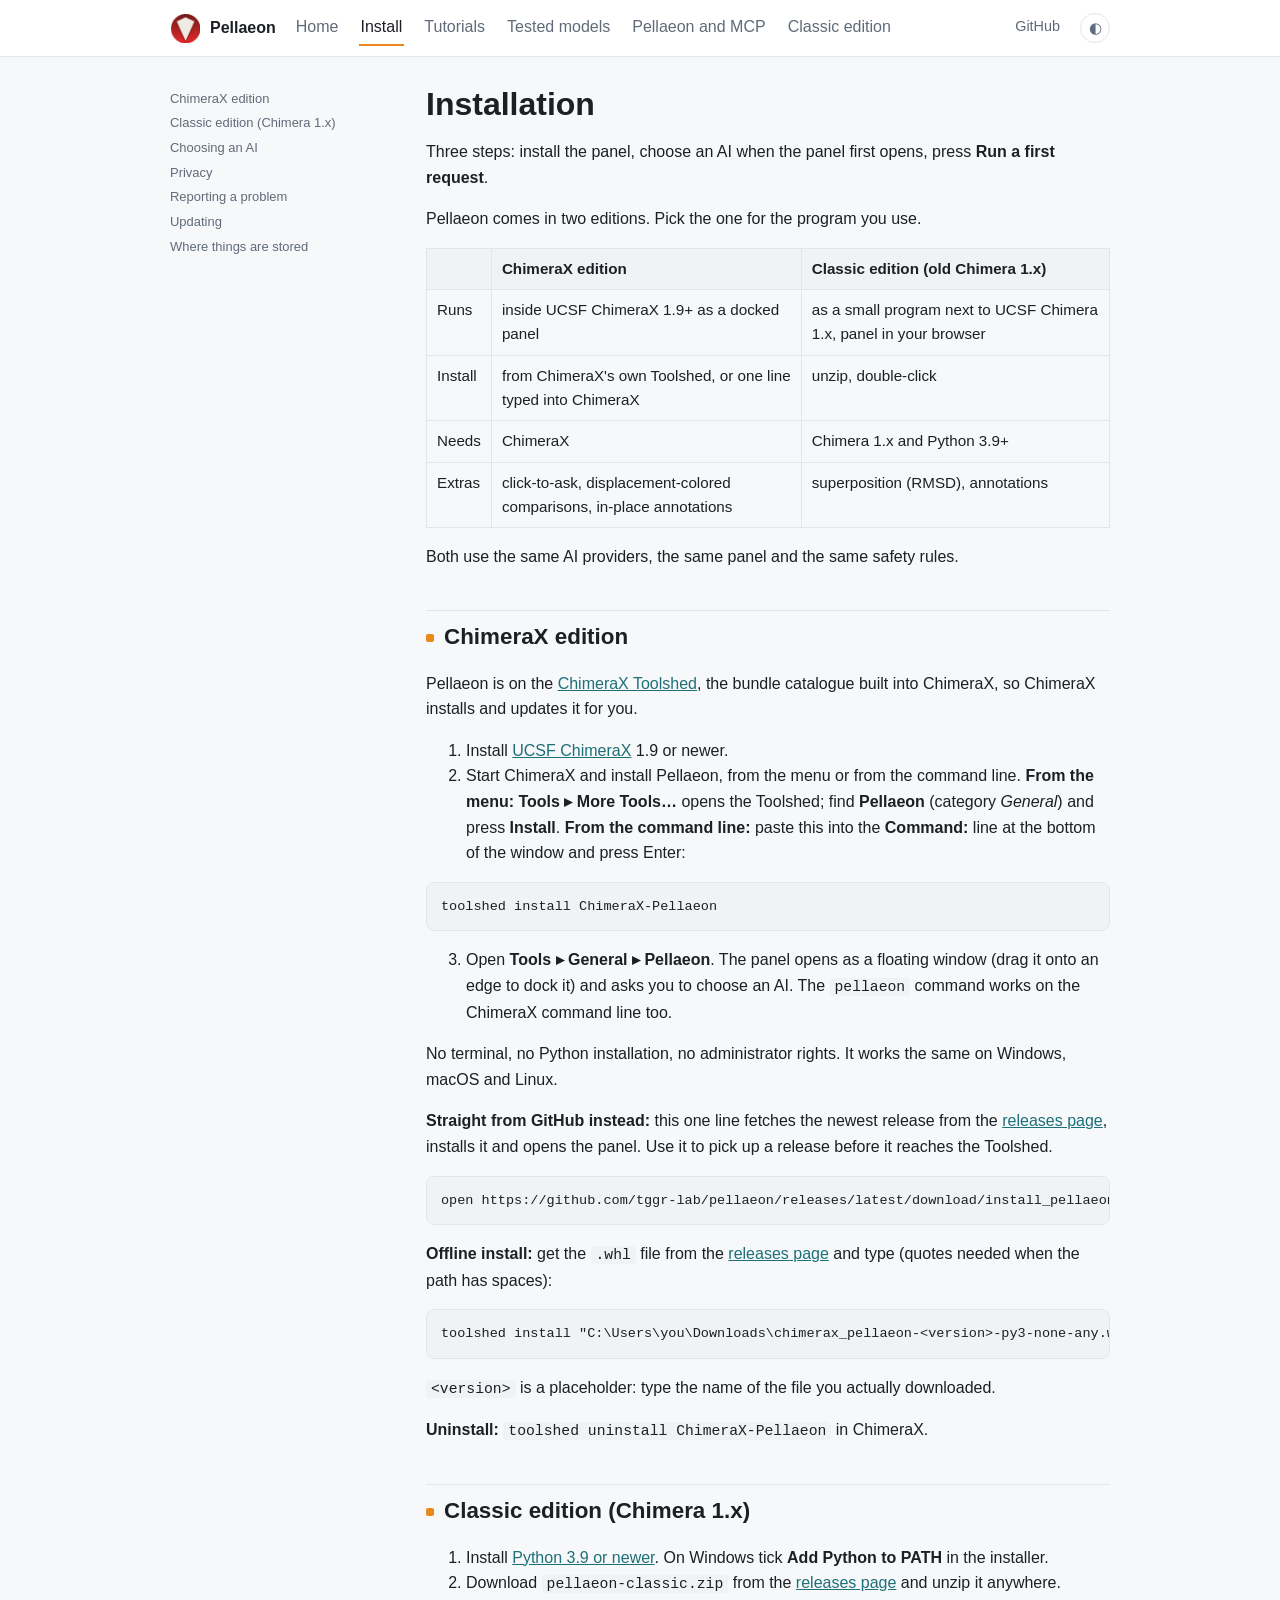
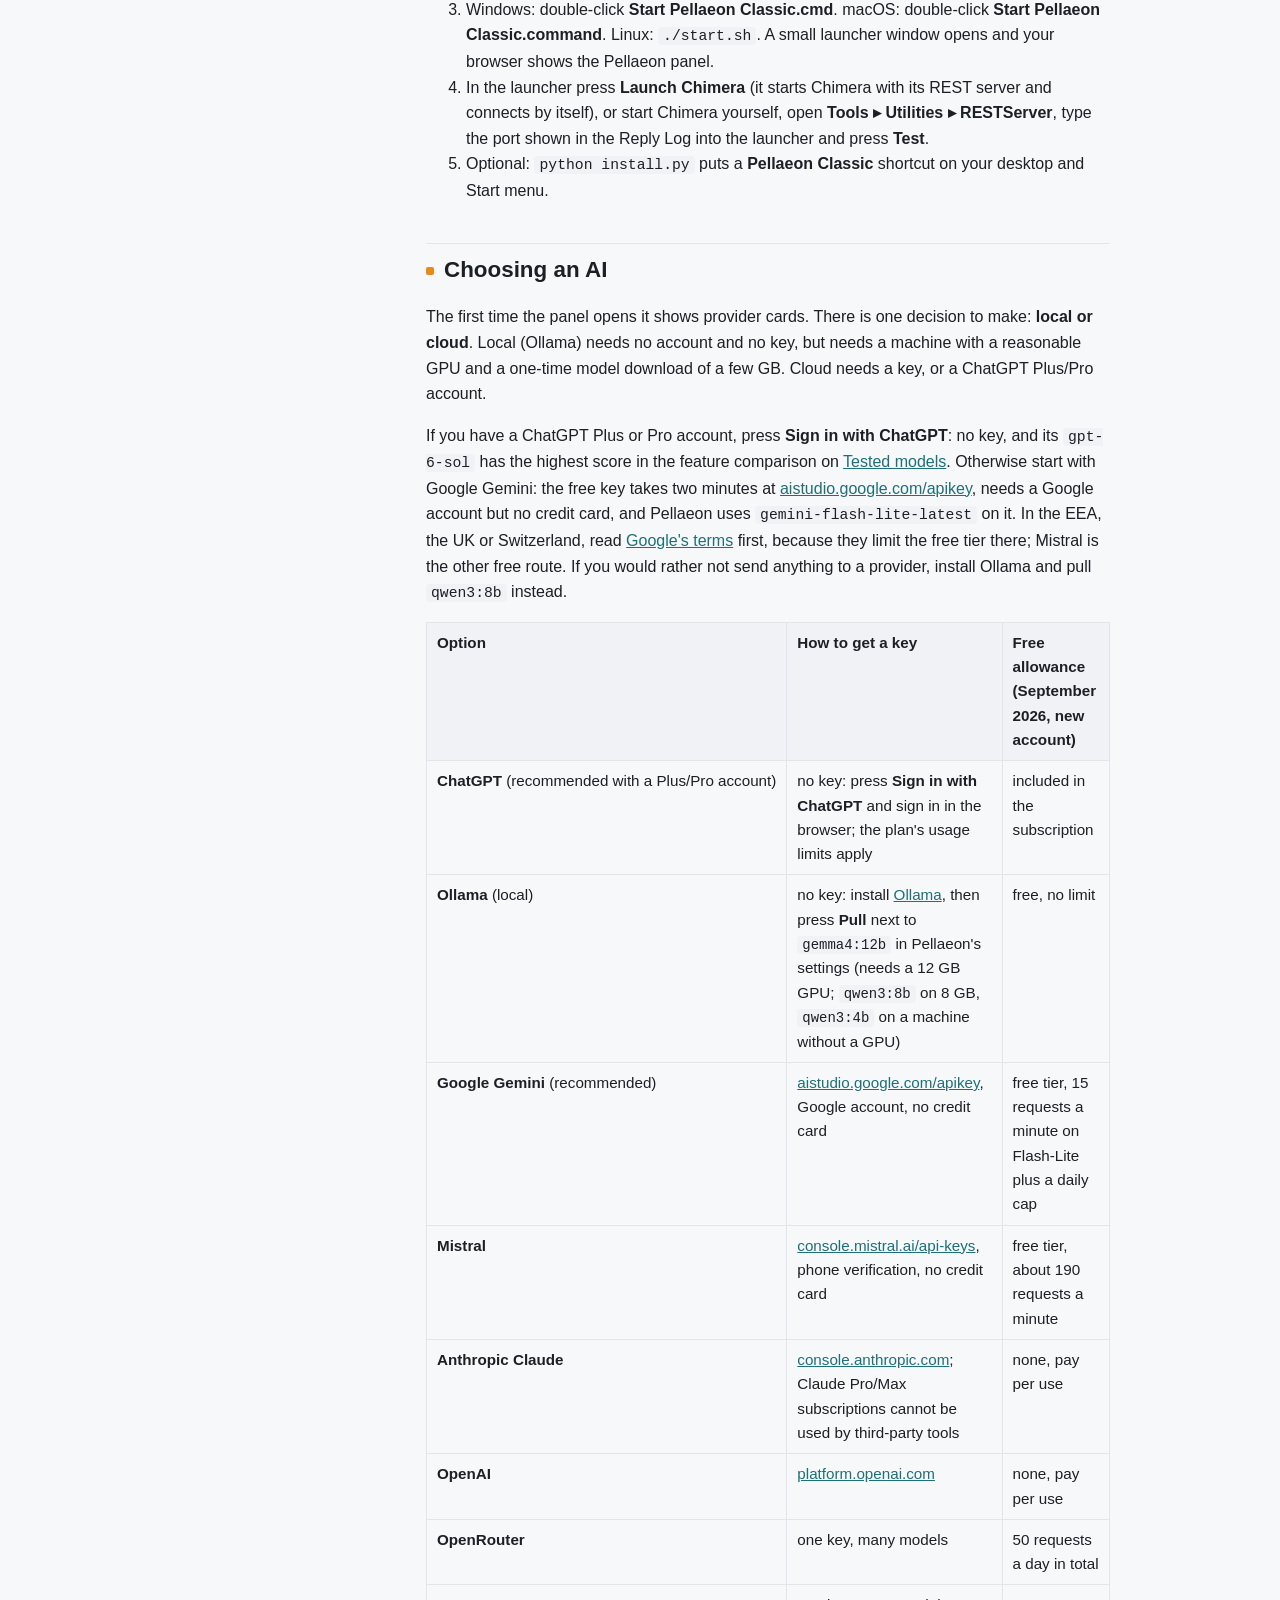
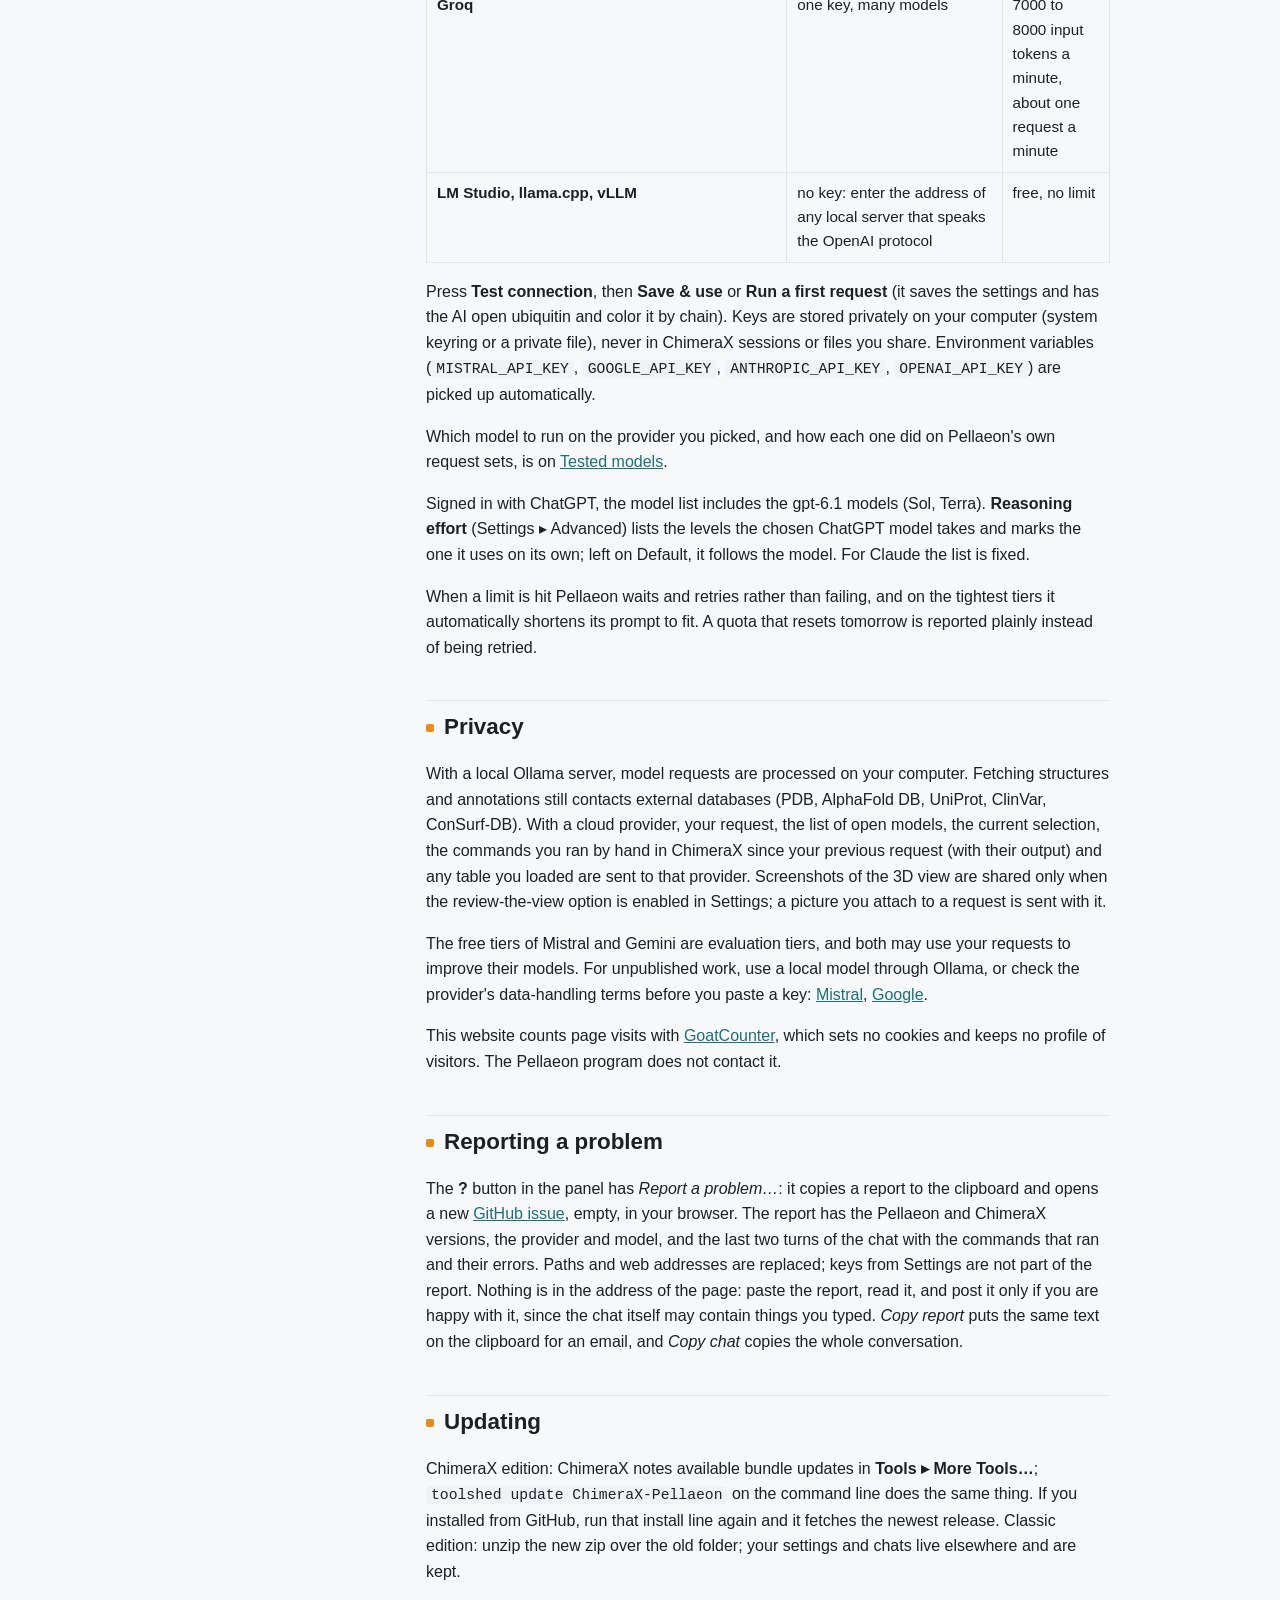
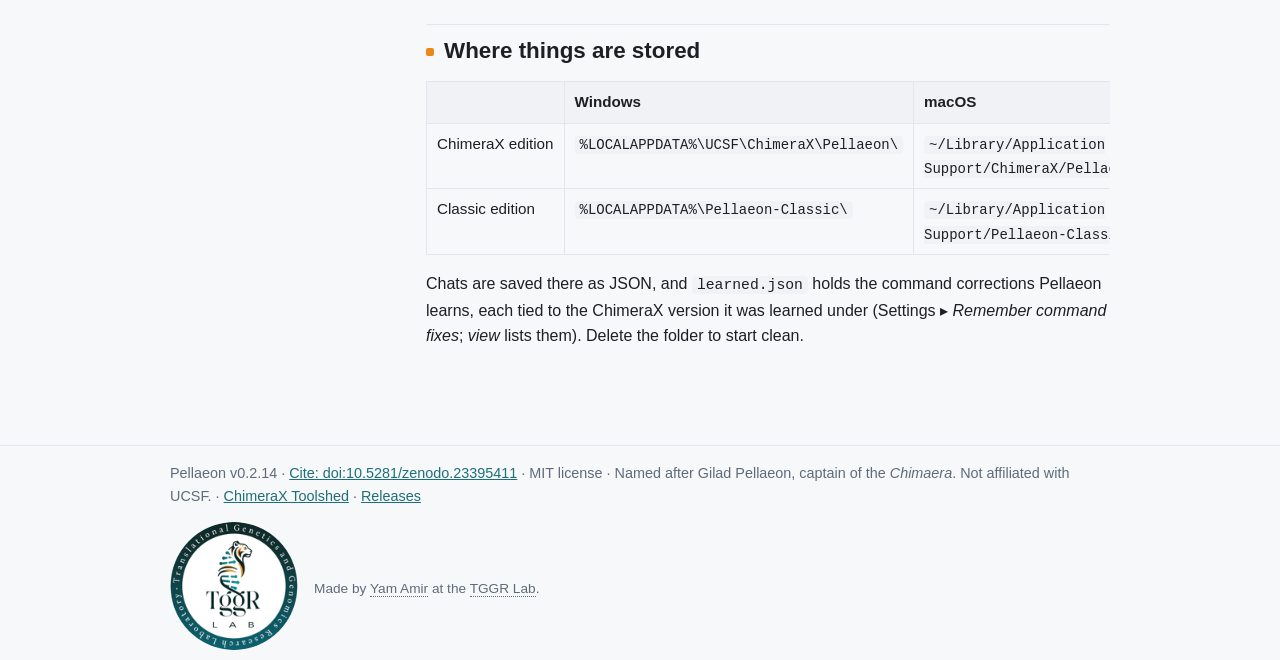
<file: docs/install.html>
<!DOCTYPE html>
<html lang="en"><head><meta charset="utf-8"><meta name="viewport" content="width=device-width, initial-scale=1">
<title>Installation - Pellaeon</title><link rel="icon" href="logo.png" type="image/png"><link rel="stylesheet" href="site.css?v=c98d7796">
<meta name="description" content="Install Pellaeon, an AI assistant plugin for UCSF ChimeraX. Connect Ollama or a cloud model and learn what data leaves your computer."><link rel="canonical" href="https://tggr-lab.github.io/pellaeon/install.html">
<meta property="og:title" content="Installation - Pellaeon"><meta property="og:description" content="Install Pellaeon, an AI assistant plugin for UCSF ChimeraX. Connect Ollama or a cloud model and learn what data leaves your computer."><meta property="og:image" content="https://tggr-lab.github.io/pellaeon/img/gui/hero_poster.jpg"><meta property="og:image:width" content="1920"><meta property="og:image:height" content="1080"><meta property="og:image:alt" content="A request typed into Pellaeon above the erythrocruorin assembly, its globin surfaces see-through and its hemes white"><meta property="og:url" content="https://tggr-lab.github.io/pellaeon/install.html"><meta property="og:type" content="website"><meta name="twitter:card" content="summary_large_image"></head>
<body><div class="nav"><div class="in"><a class="brand" href="index.html"><img src="logo.png" alt="">Pellaeon</a><a class="link" href="index.html">Home</a><a class="link active" href="install.html">Install</a><a class="link" href="tutorials.html">Tutorials</a><a class="link" href="models.html">Tested models</a><a class="link" href="mcp.html">Pellaeon and MCP</a><a class="link" href="classic.html">Classic edition</a><span class="spacer"></span><a class="link gh" href="https://github.com/tggr-lab/pellaeon">GitHub</a><button class="theme" id="theme-btn" type="button" title="Theme: follows your system. Click to switch" aria-label="Switch theme">&#9680;</button></div></div>
<script>(function(){var k="pellaeon-theme",r=document.documentElement;function ap(v){if(v)r.setAttribute("data-theme",v);else r.removeAttribute("data-theme");}var v=null;try{v=localStorage.getItem(k);}catch(e){}ap(v);document.addEventListener("DOMContentLoaded",function(){var b=document.getElementById("theme-btn");if(!b)return;var names={"":"system","light":"light","dark":"dark"};function lab(){b.title="Theme: "+names[r.getAttribute("data-theme")||""]+". Click to switch";}lab();b.onclick=function(){var cur=r.getAttribute("data-theme")||"";var nxt=cur===""?"light":cur==="light"?"dark":"";ap(nxt||null);try{nxt?localStorage.setItem(k,nxt):localStorage.removeItem(k);}catch(e){}lab();};});})();</script>
<script data-goatcounter="https://pellaeon.goatcounter.com/count" async src="https://gc.zgo.at/count.js"></script>
<main><div class="doc"><nav class="toc"><details open><summary>Contents</summary><div class="toc">
<ul>
<li><a href="#chimerax-edition">ChimeraX edition</a></li>
<li><a href="#classic-edition-chimera-1x">Classic edition (Chimera 1.x)</a></li>
<li><a href="#choosing-an-ai">Choosing an AI</a></li>
<li><a href="#privacy">Privacy</a></li>
<li><a href="#reporting-a-problem">Reporting a problem</a></li>
<li><a href="#updating">Updating</a></li>
<li><a href="#where-things-are-stored">Where things are stored</a></li>
</ul>
</div>
</details></nav><article><h1 id="installation">Installation</h1>
<p>Three steps: install the panel, choose an AI when the panel first opens, press <strong>Run a first request</strong>.</p>
<p>Pellaeon comes in two editions. Pick the one for the program you use.</p>
<div class="table-wrap"><table>
<thead>
<tr>
<th></th>
<th>ChimeraX edition</th>
<th>Classic edition (old Chimera 1.x)</th>
</tr>
</thead>
<tbody>
<tr>
<td>Runs</td>
<td>inside UCSF ChimeraX 1.9+ as a docked panel</td>
<td>as a small program next to UCSF Chimera 1.x, panel in your browser</td>
</tr>
<tr>
<td>Install</td>
<td>from ChimeraX's own Toolshed, or one line typed into ChimeraX</td>
<td>unzip, double-click</td>
</tr>
<tr>
<td>Needs</td>
<td>ChimeraX</td>
<td>Chimera 1.x and Python 3.9+</td>
</tr>
<tr>
<td>Extras</td>
<td>click-to-ask, displacement-colored comparisons, in-place annotations</td>
<td>superposition (RMSD), annotations</td>
</tr>
</tbody>
</table></div>
<p>Both use the same AI providers, the same panel and the same safety rules.</p>
<h2 id="chimerax-edition">ChimeraX edition</h2>
<p>Pellaeon is on the <a href="https://cxtoolshed.rbvi.ucsf.edu/apps/chimeraxpellaeon">ChimeraX Toolshed</a>, the bundle
catalogue built into ChimeraX, so ChimeraX installs and updates it for you.</p>
<ol>
<li>Install <a href="https://www.cgl.ucsf.edu/chimerax/download.html">UCSF ChimeraX</a> 1.9 or newer.</li>
<li>Start ChimeraX and install Pellaeon, from the menu or from the command line. <strong>From the menu:</strong> <strong>Tools ▸ More Tools…</strong> opens the Toolshed; find <strong>Pellaeon</strong> (category <em>General</em>) and press <strong>Install</strong>. <strong>From the command line:</strong> paste this into the <strong>Command:</strong> line at the bottom of the window and press Enter:</li>
</ol>
<pre><code>toolshed install ChimeraX-Pellaeon
</code></pre>
<ol start="3">
<li>Open <strong>Tools ▸ General ▸ Pellaeon</strong>. The panel opens as a floating window (drag it onto an edge to dock it) and asks you to choose an AI. The <code>pellaeon</code> command works on the ChimeraX command line too.</li>
</ol>
<p>No terminal, no Python installation, no administrator rights. It works the same on Windows, macOS and Linux.</p>
<p><strong>Straight from GitHub instead:</strong> this one line fetches the newest release from the
<a href="https://github.com/tggr-lab/pellaeon/releases">releases page</a>, installs it and opens the panel. Use it to pick up a
release before it reaches the Toolshed.</p>
<pre><code>open https://github.com/tggr-lab/pellaeon/releases/latest/download/install_pellaeon.py
</code></pre>
<p><strong>Offline install:</strong> get the <code>.whl</code> file from the <a href="https://github.com/tggr-lab/pellaeon/releases">releases page</a> and type (quotes needed when the path has spaces):</p>
<pre><code>toolshed install &quot;C:\Users\you\Downloads\chimerax_pellaeon-&lt;version&gt;-py3-none-any.whl&quot;
</code></pre>
<p><code>&lt;version&gt;</code> is a placeholder: type the name of the file you actually downloaded.</p>
<p><strong>Uninstall:</strong> <code>toolshed uninstall ChimeraX-Pellaeon</code> in ChimeraX.</p>
<h2 id="classic-edition-chimera-1x">Classic edition (Chimera 1.x)</h2>
<ol>
<li>Install <a href="https://www.python.org/downloads/">Python 3.9 or newer</a>. On Windows tick <strong>Add Python to PATH</strong> in the installer.</li>
<li>Download <code>pellaeon-classic.zip</code> from the <a href="https://github.com/tggr-lab/pellaeon/releases">releases page</a> and unzip it anywhere.</li>
<li>Windows: double-click <strong>Start Pellaeon Classic.cmd</strong>. macOS: double-click <strong>Start Pellaeon Classic.command</strong>. Linux: <code>./start.sh</code>.
   A small launcher window opens and your browser shows the Pellaeon panel.</li>
<li>In the launcher press <strong>Launch Chimera</strong> (it starts Chimera with its REST server and connects by itself), or start Chimera yourself, open <strong>Tools ▸ Utilities ▸ RESTServer</strong>, type the port shown in the Reply Log into the launcher and press <strong>Test</strong>.</li>
<li>Optional: <code>python install.py</code> puts a <strong>Pellaeon Classic</strong> shortcut on your desktop and Start menu.</li>
</ol>
<h2 id="choosing-an-ai">Choosing an AI</h2>
<p>The first time the panel opens it shows provider cards. There is one decision to make: <strong>local or cloud</strong>. Local (Ollama) needs no account and no key, but needs a machine with a reasonable GPU and a one-time model download of a few GB. Cloud needs a key, or a ChatGPT Plus/Pro account.</p>
<p>If you have a ChatGPT Plus or Pro account, press <strong>Sign in with ChatGPT</strong>: no key, and its <code>gpt-6-sol</code> has the highest score in the feature comparison on <a href="models.html">Tested models</a>. Otherwise start with Google Gemini: the free key takes two minutes at <a href="https://aistudio.google.com/apikey">aistudio.google.com/apikey</a>, needs a Google account but no credit card, and Pellaeon uses <code>gemini-flash-lite-latest</code> on it. In the EEA, the UK or Switzerland, read <a href="https://ai.google.dev/gemini-api/terms">Google's terms</a> first, because they limit the free tier there; Mistral is the other free route. If you would rather not send anything to a provider, install Ollama and pull <code>qwen3:8b</code> instead.</p>
<div class="table-wrap"><table>
<thead>
<tr>
<th>Option</th>
<th>How to get a key</th>
<th>Free allowance (September 2026, new account)</th>
</tr>
</thead>
<tbody>
<tr>
<td><strong>ChatGPT</strong> (recommended with a Plus/Pro account)</td>
<td>no key: press <strong>Sign in with ChatGPT</strong> and sign in in the browser; the plan's usage limits apply</td>
<td>included in the subscription</td>
</tr>
<tr>
<td><strong>Ollama</strong> (local)</td>
<td>no key: install <a href="https://ollama.com/download">Ollama</a>, then press <strong>Pull</strong> next to <code>gemma4:12b</code> in Pellaeon's settings (needs a 12 GB GPU; <code>qwen3:8b</code> on 8 GB, <code>qwen3:4b</code> on a machine without a GPU)</td>
<td>free, no limit</td>
</tr>
<tr>
<td><strong>Google Gemini</strong> (recommended)</td>
<td><a href="https://aistudio.google.com/apikey">aistudio.google.com/apikey</a>, Google account, no credit card</td>
<td>free tier, 15 requests a minute on Flash-Lite plus a daily cap</td>
</tr>
<tr>
<td><strong>Mistral</strong></td>
<td><a href="https://console.mistral.ai/api-keys">console.mistral.ai/api-keys</a>, phone verification, no credit card</td>
<td>free tier, about 190 requests a minute</td>
</tr>
<tr>
<td><strong>Anthropic Claude</strong></td>
<td><a href="https://console.anthropic.com/settings/keys">console.anthropic.com</a>; Claude Pro/Max subscriptions cannot be used by third-party tools</td>
<td>none, pay per use</td>
</tr>
<tr>
<td><strong>OpenAI</strong></td>
<td><a href="https://platform.openai.com/api-keys">platform.openai.com</a></td>
<td>none, pay per use</td>
</tr>
<tr>
<td><strong>OpenRouter</strong></td>
<td>one key, many models</td>
<td>50 requests a day in total</td>
</tr>
<tr>
<td><strong>Groq</strong></td>
<td>one key, many models</td>
<td>7000 to 8000 input tokens a minute, about one request a minute</td>
</tr>
<tr>
<td><strong>LM Studio, llama.cpp, vLLM</strong></td>
<td>no key: enter the address of any local server that speaks the OpenAI protocol</td>
<td>free, no limit</td>
</tr>
</tbody>
</table></div>
<p>Press <strong>Test connection</strong>, then <strong>Save &amp; use</strong> or <strong>Run a first request</strong> (it saves the settings and has the AI open ubiquitin and color it by chain). Keys are stored privately on your computer (system keyring or a private file), never in ChimeraX sessions or files you share. Environment variables (<code>MISTRAL_API_KEY</code>, <code>GOOGLE_API_KEY</code>, <code>ANTHROPIC_API_KEY</code>, <code>OPENAI_API_KEY</code>) are picked up automatically.</p>
<p>Which model to run on the provider you picked, and how each one did on Pellaeon's own request sets, is on <a href="models.html">Tested models</a>.</p>
<p>Signed in with ChatGPT, the model list includes the gpt-6.1 models (Sol, Terra). <strong>Reasoning effort</strong> (Settings ▸ Advanced) lists the levels the chosen ChatGPT model takes and marks the one it uses on its own; left on Default, it follows the model. For Claude the list is fixed.</p>
<p>When a limit is hit Pellaeon waits and retries rather than failing, and on the tightest tiers it automatically shortens its prompt to fit. A quota that resets tomorrow is reported plainly instead of being retried.</p>
<h2 id="privacy">Privacy</h2>
<p>With a local Ollama server, model requests are processed on your computer. Fetching structures and annotations still contacts external databases (PDB, AlphaFold DB, UniProt, ClinVar, ConSurf-DB). With a cloud provider, your request, the list of open models, the current selection, the commands you ran by hand in ChimeraX since your previous request (with their output) and any table you loaded are sent to that provider. Screenshots of the 3D view are shared only when the review-the-view option is enabled in Settings; a picture you attach to a request is sent with it.</p>
<p>The free tiers of Mistral and Gemini are evaluation tiers, and both may use your requests to improve their models. For unpublished work, use a local model through Ollama, or check the provider's data-handling terms before you paste a key: <a href="https://mistral.ai/terms">Mistral</a>, <a href="https://ai.google.dev/gemini-api/terms">Google</a>.</p>
<p>This website counts page visits with <a href="https://www.goatcounter.com/">GoatCounter</a>, which sets no cookies and keeps no profile of visitors. The Pellaeon program does not contact it.</p>
<h2 id="reporting-a-problem">Reporting a problem</h2>
<p>The <strong>?</strong> button in the panel has <em>Report a problem…</em>: it copies a report to the clipboard and opens a new <a href="https://github.com/tggr-lab/pellaeon/issues">GitHub issue</a>, empty, in your browser. The report has the Pellaeon and ChimeraX versions, the provider and model, and the last two turns of the chat with the commands that ran and their errors. Paths and web addresses are replaced; keys from Settings are not part of the report. Nothing is in the address of the page: paste the report, read it, and post it only if you are happy with it, since the chat itself may contain things you typed. <em>Copy report</em> puts the same text on the clipboard for an email, and <em>Copy chat</em> copies the whole conversation.</p>
<h2 id="updating">Updating</h2>
<p>ChimeraX edition: ChimeraX notes available bundle updates in <strong>Tools ▸ More Tools…</strong>; <code>toolshed update ChimeraX-Pellaeon</code> on the command line does the same thing. If you installed from GitHub, run that install line again and it fetches the newest release. Classic edition: unzip the new zip over the old folder; your settings and chats live elsewhere and are kept.</p>
<h2 id="where-things-are-stored">Where things are stored</h2>
<div class="table-wrap"><table>
<thead>
<tr>
<th></th>
<th>Windows</th>
<th>macOS</th>
<th>Linux</th>
</tr>
</thead>
<tbody>
<tr>
<td>ChimeraX edition</td>
<td><code>%LOCALAPPDATA%\UCSF\ChimeraX\Pellaeon\</code></td>
<td><code>~/Library/Application Support/ChimeraX/Pellaeon/</code></td>
<td><code>~/.local/share/ChimeraX/Pellaeon/</code></td>
</tr>
<tr>
<td>Classic edition</td>
<td><code>%LOCALAPPDATA%\Pellaeon-Classic\</code></td>
<td><code>~/Library/Application Support/Pellaeon-Classic/</code></td>
<td><code>~/.local/share/pellaeon-classic/</code></td>
</tr>
</tbody>
</table></div>
<p>Chats are saved there as JSON, and <code>learned.json</code> holds the command corrections Pellaeon learns, each tied to the ChimeraX version it was learned under (Settings ▸ <em>Remember command fixes</em>; <em>view</em> lists them). Delete the folder to start clean.</p></article></div></main>
<script>(function(){function sync(){var open=window.innerWidth>=820;document.querySelectorAll(".toc details").forEach(function(d){if(open)d.setAttribute("open","");else d.removeAttribute("open");});}sync();window.addEventListener("resize",sync);})();</script>
<footer><div class="in">Pellaeon v0.2.14 · <a href="https://doi.org/10.5281/zenodo.23395411" title="Amir, Y. Pellaeon: an AI assistant for UCSF ChimeraX. Zenodo. https://doi.org/10.5281/zenodo.23395411">Cite: doi:10.5281/zenodo.23395411</a> · MIT license · Named after Gilad Pellaeon, captain of the <i>Chimaera</i>. Not affiliated with UCSF. · <a href="https://cxtoolshed.rbvi.ucsf.edu/apps/chimeraxpellaeon">ChimeraX Toolshed</a> · <a href="https://github.com/tggr-lab/pellaeon/releases">Releases</a><br><span class="credits"><a href="https://github.com/tggr-lab" title="Translational Genetics and Genomics Research Lab"><img class="lab" src="img/tggr.png" alt="TGGR Lab"></a><span>Made by <a href="https://github.com/YAMIR-1138">Yam Amir</a> at the <a href="https://github.com/tggr-lab">TGGR Lab</a>.</span></span></div></footer>
<script>
(function(){
  document.querySelectorAll(".demo-panel").forEach(function(panel){
    var btn = panel.querySelector(".demo-play"), ctl = panel.querySelector(".demo-ctl");
    if (!btn || !ctl) return;
    var img = btn.querySelector("img"), lbl = ctl.querySelector(".lbl");
    btn.dataset.playing = "0";
    function toggle(){
      var playing = btn.dataset.playing !== "1";
      btn.dataset.playing = playing ? "1" : "0";
      ctl.dataset.playing = btn.dataset.playing;
      img.setAttribute("src", playing ? img.dataset.gif + "?t=" + Date.now() : img.dataset.poster);
      lbl.textContent = playing ? "Stop" : "Play recording";
      btn.setAttribute("aria-label", playing ? "Stop the recording" : "Play the recording");
    }
    btn.addEventListener("click", toggle);
    ctl.addEventListener("click", toggle);
  });
  var tabs = document.querySelectorAll(".demo-tab");
  function selectDemo(tab){
    tabs.forEach(function(t){
      var on = t === tab;
      t.setAttribute("aria-selected", on ? "true" : "false");
      t.classList.toggle("active", on);
    });
    document.querySelectorAll(".demo-panel").forEach(function(p){
      var show = p.id === tab.dataset.target;
      if (!show) {
        var b = p.querySelector(".demo-play");
        if (b && b.dataset.playing === "1") b.click();
        var v = p.querySelector("video");
        if (v && !v.paused) v.pause();
      }
      p.hidden = !show;
    });
  }
  tabs.forEach(function(tab, i){
    tab.addEventListener("click", function(){ selectDemo(tab); });
    tab.addEventListener("keydown", function(e){
      if (e.key !== "ArrowRight" && e.key !== "ArrowLeft") return;
      var next = tabs[(i + (e.key === "ArrowRight" ? 1 : -1) + tabs.length) % tabs.length];
      next.focus();
      selectDemo(next);
      e.preventDefault();
    });
  });
  var hint = document.getElementById("cmd-hint"), base = hint ? hint.textContent : "";
  document.querySelectorAll("#cmd span[data-t]").forEach(function(sp){
    sp.tabIndex = 0;
    ["mouseenter","focus","click"].forEach(function(ev){ sp.addEventListener(ev, function(){ hint.textContent = sp.dataset.t; }); });
    ["mouseleave","blur"].forEach(function(ev){ sp.addEventListener(ev, function(){ hint.textContent = base; }); });
  });
})();
</script>
</body></html>
</file>
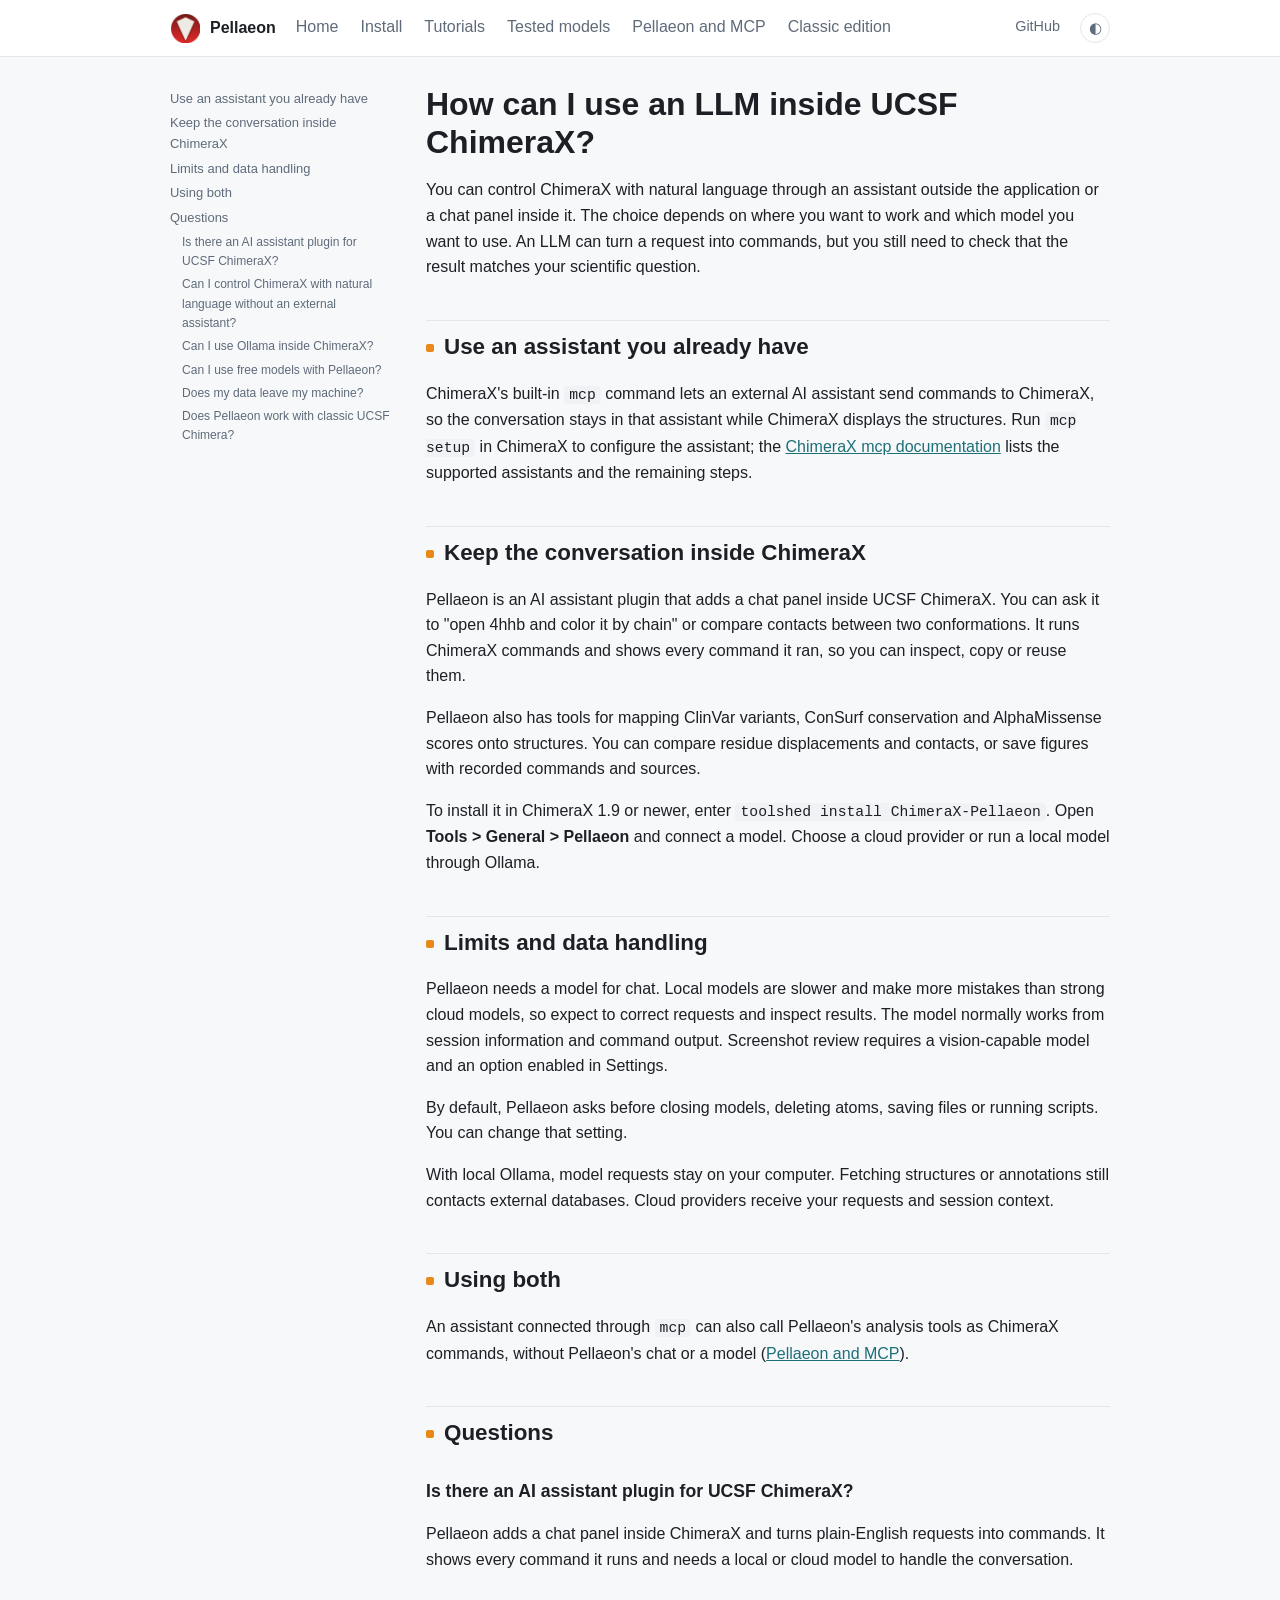
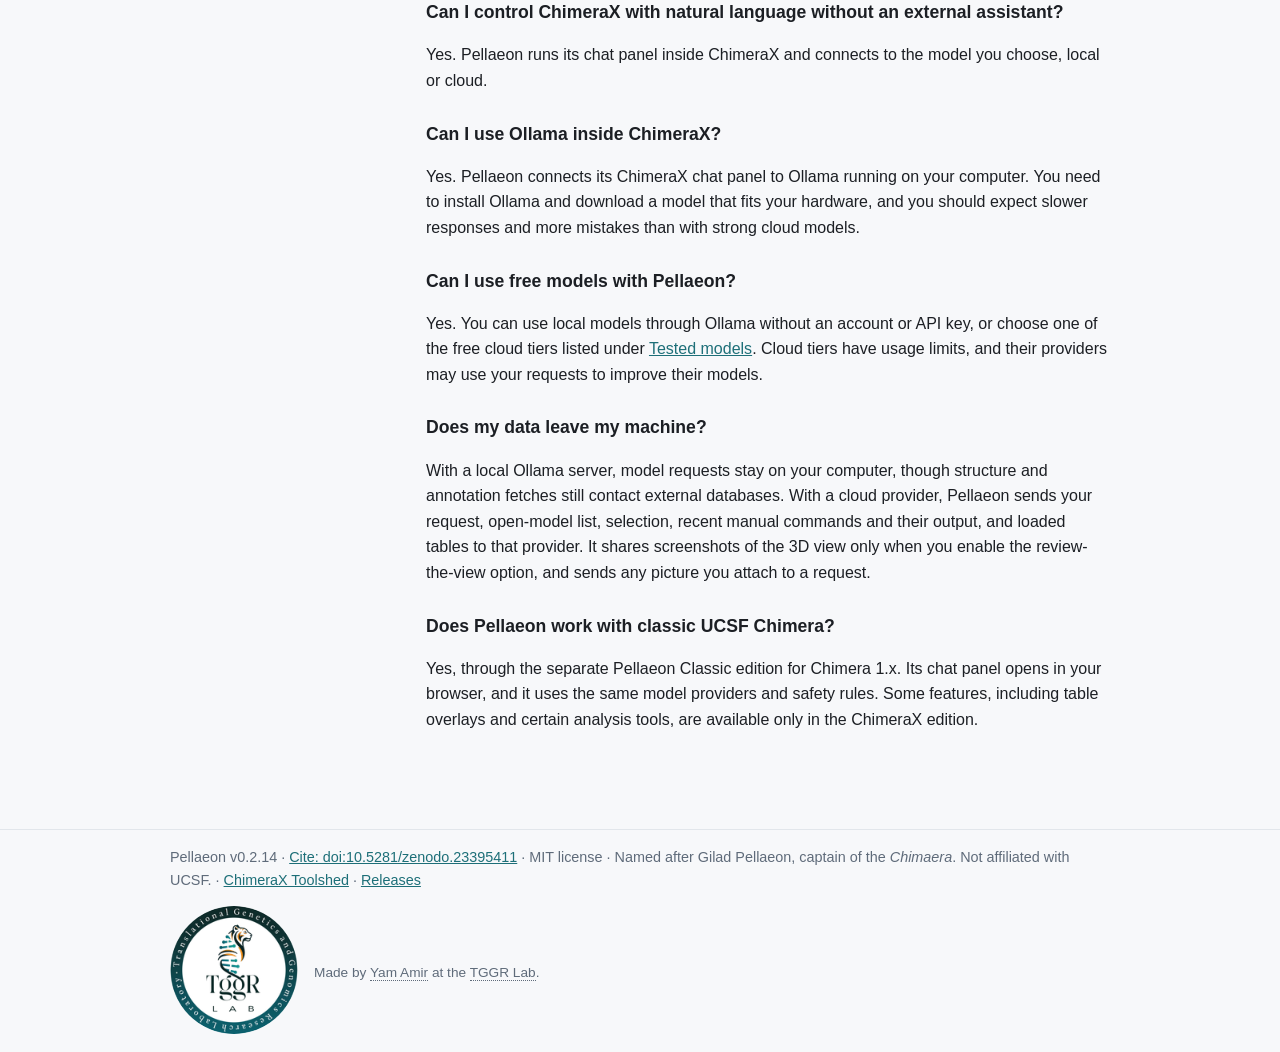
<file: docs/llm.html>
<!DOCTYPE html>
<html lang="en"><head><meta charset="utf-8"><meta name="viewport" content="width=device-width, initial-scale=1">
<title>How can I use an LLM inside UCSF ChimeraX? - Pellaeon</title><link rel="icon" href="logo.png" type="image/png"><link rel="stylesheet" href="site.css?v=c98d7796">
<meta name="description" content="Two ways to use an LLM with UCSF ChimeraX: an external assistant through ChimeraX&#x27;s mcp command, or the Pellaeon chat panel inside ChimeraX with Ollama or a cloud model."><link rel="canonical" href="https://tggr-lab.github.io/pellaeon/llm.html">
<meta property="og:title" content="How can I use an LLM inside UCSF ChimeraX? - Pellaeon"><meta property="og:description" content="Two ways to use an LLM with UCSF ChimeraX: an external assistant through ChimeraX&#x27;s mcp command, or the Pellaeon chat panel inside ChimeraX with Ollama or a cloud model."><meta property="og:image" content="https://tggr-lab.github.io/pellaeon/img/gui/hero_poster.jpg"><meta property="og:image:width" content="1920"><meta property="og:image:height" content="1080"><meta property="og:image:alt" content="A request typed into Pellaeon above the erythrocruorin assembly, its globin surfaces see-through and its hemes white"><meta property="og:url" content="https://tggr-lab.github.io/pellaeon/llm.html"><meta property="og:type" content="website"><meta name="twitter:card" content="summary_large_image"></head>
<body><div class="nav"><div class="in"><a class="brand" href="index.html"><img src="logo.png" alt="">Pellaeon</a><a class="link" href="index.html">Home</a><a class="link" href="install.html">Install</a><a class="link" href="tutorials.html">Tutorials</a><a class="link" href="models.html">Tested models</a><a class="link" href="mcp.html">Pellaeon and MCP</a><a class="link" href="classic.html">Classic edition</a><span class="spacer"></span><a class="link gh" href="https://github.com/tggr-lab/pellaeon">GitHub</a><button class="theme" id="theme-btn" type="button" title="Theme: follows your system. Click to switch" aria-label="Switch theme">&#9680;</button></div></div>
<script>(function(){var k="pellaeon-theme",r=document.documentElement;function ap(v){if(v)r.setAttribute("data-theme",v);else r.removeAttribute("data-theme");}var v=null;try{v=localStorage.getItem(k);}catch(e){}ap(v);document.addEventListener("DOMContentLoaded",function(){var b=document.getElementById("theme-btn");if(!b)return;var names={"":"system","light":"light","dark":"dark"};function lab(){b.title="Theme: "+names[r.getAttribute("data-theme")||""]+". Click to switch";}lab();b.onclick=function(){var cur=r.getAttribute("data-theme")||"";var nxt=cur===""?"light":cur==="light"?"dark":"";ap(nxt||null);try{nxt?localStorage.setItem(k,nxt):localStorage.removeItem(k);}catch(e){}lab();};});})();</script>
<script data-goatcounter="https://pellaeon.goatcounter.com/count" async src="https://gc.zgo.at/count.js"></script>
<main><div class="doc"><nav class="toc"><details open><summary>Contents</summary><div class="toc">
<ul>
<li><a href="#use-an-assistant-you-already-have">Use an assistant you already have</a></li>
<li><a href="#keep-the-conversation-inside-chimerax">Keep the conversation inside ChimeraX</a></li>
<li><a href="#limits-and-data-handling">Limits and data handling</a></li>
<li><a href="#using-both">Using both</a></li>
<li><a href="#questions">Questions</a><ul>
<li><a href="#is-there-an-ai-assistant-plugin-for-ucsf-chimerax">Is there an AI assistant plugin for UCSF ChimeraX?</a></li>
<li><a href="#can-i-control-chimerax-with-natural-language-without-an-external-assistant">Can I control ChimeraX with natural language without an external assistant?</a></li>
<li><a href="#can-i-use-ollama-inside-chimerax">Can I use Ollama inside ChimeraX?</a></li>
<li><a href="#can-i-use-free-models-with-pellaeon">Can I use free models with Pellaeon?</a></li>
<li><a href="#does-my-data-leave-my-machine">Does my data leave my machine?</a></li>
<li><a href="#does-pellaeon-work-with-classic-ucsf-chimera">Does Pellaeon work with classic UCSF Chimera?</a></li>
</ul>
</li>
</ul>
</div>
</details></nav><article><h1 id="how-can-i-use-an-llm-inside-ucsf-chimerax">How can I use an LLM inside UCSF ChimeraX?</h1>
<p>You can control ChimeraX with natural language through an assistant outside the application or a chat panel inside it. The choice depends on where you want to work and which model you want to use. An LLM can turn a request into commands, but you still need to check that the result matches your scientific question.</p>
<h2 id="use-an-assistant-you-already-have">Use an assistant you already have</h2>
<p>ChimeraX's built-in <code>mcp</code> command lets an external AI assistant send commands to ChimeraX, so the conversation stays in that assistant while ChimeraX displays the structures. Run <code>mcp setup</code> in ChimeraX to configure the assistant; the <a href="https://www.cgl.ucsf.edu/chimerax/docs/user/commands/mcp.html">ChimeraX mcp documentation</a> lists the supported assistants and the remaining steps.</p>
<h2 id="keep-the-conversation-inside-chimerax">Keep the conversation inside ChimeraX</h2>
<p>Pellaeon is an AI assistant plugin that adds a chat panel inside UCSF ChimeraX. You can ask it to "open 4hhb and color it by chain" or compare contacts between two conformations. It runs ChimeraX commands and shows every command it ran, so you can inspect, copy or reuse them.</p>
<p>Pellaeon also has tools for mapping ClinVar variants, ConSurf conservation and AlphaMissense scores onto structures. You can compare residue displacements and contacts, or save figures with recorded commands and sources.</p>
<p>To install it in ChimeraX 1.9 or newer, enter <code>toolshed install ChimeraX-Pellaeon</code>. Open <strong>Tools &gt; General &gt; Pellaeon</strong> and connect a model. Choose a cloud provider or run a local model through Ollama.</p>
<h2 id="limits-and-data-handling">Limits and data handling</h2>
<p>Pellaeon needs a model for chat. Local models are slower and make more mistakes than strong cloud models, so expect to correct requests and inspect results. The model normally works from session information and command output. Screenshot review requires a vision-capable model and an option enabled in Settings.</p>
<p>By default, Pellaeon asks before closing models, deleting atoms, saving files or running scripts. You can change that setting.</p>
<p>With local Ollama, model requests stay on your computer. Fetching structures or annotations still contacts external databases. Cloud providers receive your requests and session context.</p>
<h2 id="using-both">Using both</h2>
<p>An assistant connected through <code>mcp</code> can also call Pellaeon's analysis tools as ChimeraX commands, without Pellaeon's chat or a model (<a href="mcp.html">Pellaeon and MCP</a>).</p>
<h2 id="questions">Questions</h2>
<h3 id="is-there-an-ai-assistant-plugin-for-ucsf-chimerax">Is there an AI assistant plugin for UCSF ChimeraX?</h3>
<p>Pellaeon adds a chat panel inside ChimeraX and turns plain-English requests into commands. It shows every command it runs and needs a local or cloud model to handle the conversation.</p>
<h3 id="can-i-control-chimerax-with-natural-language-without-an-external-assistant">Can I control ChimeraX with natural language without an external assistant?</h3>
<p>Yes. Pellaeon runs its chat panel inside ChimeraX and connects to the model you choose, local or cloud.</p>
<h3 id="can-i-use-ollama-inside-chimerax">Can I use Ollama inside ChimeraX?</h3>
<p>Yes. Pellaeon connects its ChimeraX chat panel to Ollama running on your computer. You need to install Ollama and download a model that fits your hardware, and you should expect slower responses and more mistakes than with strong cloud models.</p>
<h3 id="can-i-use-free-models-with-pellaeon">Can I use free models with Pellaeon?</h3>
<p>Yes. You can use local models through Ollama without an account or API key, or choose one of the free cloud tiers listed under <a href="models.html#free-tier-limits">Tested models</a>. Cloud tiers have usage limits, and their providers may use your requests to improve their models.</p>
<h3 id="does-my-data-leave-my-machine">Does my data leave my machine?</h3>
<p>With a local Ollama server, model requests stay on your computer, though structure and annotation fetches still contact external databases. With a cloud provider, Pellaeon sends your request, open-model list, selection, recent manual commands and their output, and loaded tables to that provider. It shares screenshots of the 3D view only when you enable the review-the-view option, and sends any picture you attach to a request.</p>
<h3 id="does-pellaeon-work-with-classic-ucsf-chimera">Does Pellaeon work with classic UCSF Chimera?</h3>
<p>Yes, through the separate Pellaeon Classic edition for Chimera 1.x. Its chat panel opens in your browser, and it uses the same model providers and safety rules. Some features, including table overlays and certain analysis tools, are available only in the ChimeraX edition.</p></article></div></main>
<script>(function(){function sync(){var open=window.innerWidth>=820;document.querySelectorAll(".toc details").forEach(function(d){if(open)d.setAttribute("open","");else d.removeAttribute("open");});}sync();window.addEventListener("resize",sync);})();</script>
<footer><div class="in">Pellaeon v0.2.14 · <a href="https://doi.org/10.5281/zenodo.23395411" title="Amir, Y. Pellaeon: an AI assistant for UCSF ChimeraX. Zenodo. https://doi.org/10.5281/zenodo.23395411">Cite: doi:10.5281/zenodo.23395411</a> · MIT license · Named after Gilad Pellaeon, captain of the <i>Chimaera</i>. Not affiliated with UCSF. · <a href="https://cxtoolshed.rbvi.ucsf.edu/apps/chimeraxpellaeon">ChimeraX Toolshed</a> · <a href="https://github.com/tggr-lab/pellaeon/releases">Releases</a><br><span class="credits"><a href="https://github.com/tggr-lab" title="Translational Genetics and Genomics Research Lab"><img class="lab" src="img/tggr.png" alt="TGGR Lab"></a><span>Made by <a href="https://github.com/YAMIR-1138">Yam Amir</a> at the <a href="https://github.com/tggr-lab">TGGR Lab</a>.</span></span></div></footer>
<script>
(function(){
  document.querySelectorAll(".demo-panel").forEach(function(panel){
    var btn = panel.querySelector(".demo-play"), ctl = panel.querySelector(".demo-ctl");
    if (!btn || !ctl) return;
    var img = btn.querySelector("img"), lbl = ctl.querySelector(".lbl");
    btn.dataset.playing = "0";
    function toggle(){
      var playing = btn.dataset.playing !== "1";
      btn.dataset.playing = playing ? "1" : "0";
      ctl.dataset.playing = btn.dataset.playing;
      img.setAttribute("src", playing ? img.dataset.gif + "?t=" + Date.now() : img.dataset.poster);
      lbl.textContent = playing ? "Stop" : "Play recording";
      btn.setAttribute("aria-label", playing ? "Stop the recording" : "Play the recording");
    }
    btn.addEventListener("click", toggle);
    ctl.addEventListener("click", toggle);
  });
  var tabs = document.querySelectorAll(".demo-tab");
  function selectDemo(tab){
    tabs.forEach(function(t){
      var on = t === tab;
      t.setAttribute("aria-selected", on ? "true" : "false");
      t.classList.toggle("active", on);
    });
    document.querySelectorAll(".demo-panel").forEach(function(p){
      var show = p.id === tab.dataset.target;
      if (!show) {
        var b = p.querySelector(".demo-play");
        if (b && b.dataset.playing === "1") b.click();
        var v = p.querySelector("video");
        if (v && !v.paused) v.pause();
      }
      p.hidden = !show;
    });
  }
  tabs.forEach(function(tab, i){
    tab.addEventListener("click", function(){ selectDemo(tab); });
    tab.addEventListener("keydown", function(e){
      if (e.key !== "ArrowRight" && e.key !== "ArrowLeft") return;
      var next = tabs[(i + (e.key === "ArrowRight" ? 1 : -1) + tabs.length) % tabs.length];
      next.focus();
      selectDemo(next);
      e.preventDefault();
    });
  });
  var hint = document.getElementById("cmd-hint"), base = hint ? hint.textContent : "";
  document.querySelectorAll("#cmd span[data-t]").forEach(function(sp){
    sp.tabIndex = 0;
    ["mouseenter","focus","click"].forEach(function(ev){ sp.addEventListener(ev, function(){ hint.textContent = sp.dataset.t; }); });
    ["mouseleave","blur"].forEach(function(ev){ sp.addEventListener(ev, function(){ hint.textContent = base; }); });
  });
})();
</script>
</body></html>
</file>
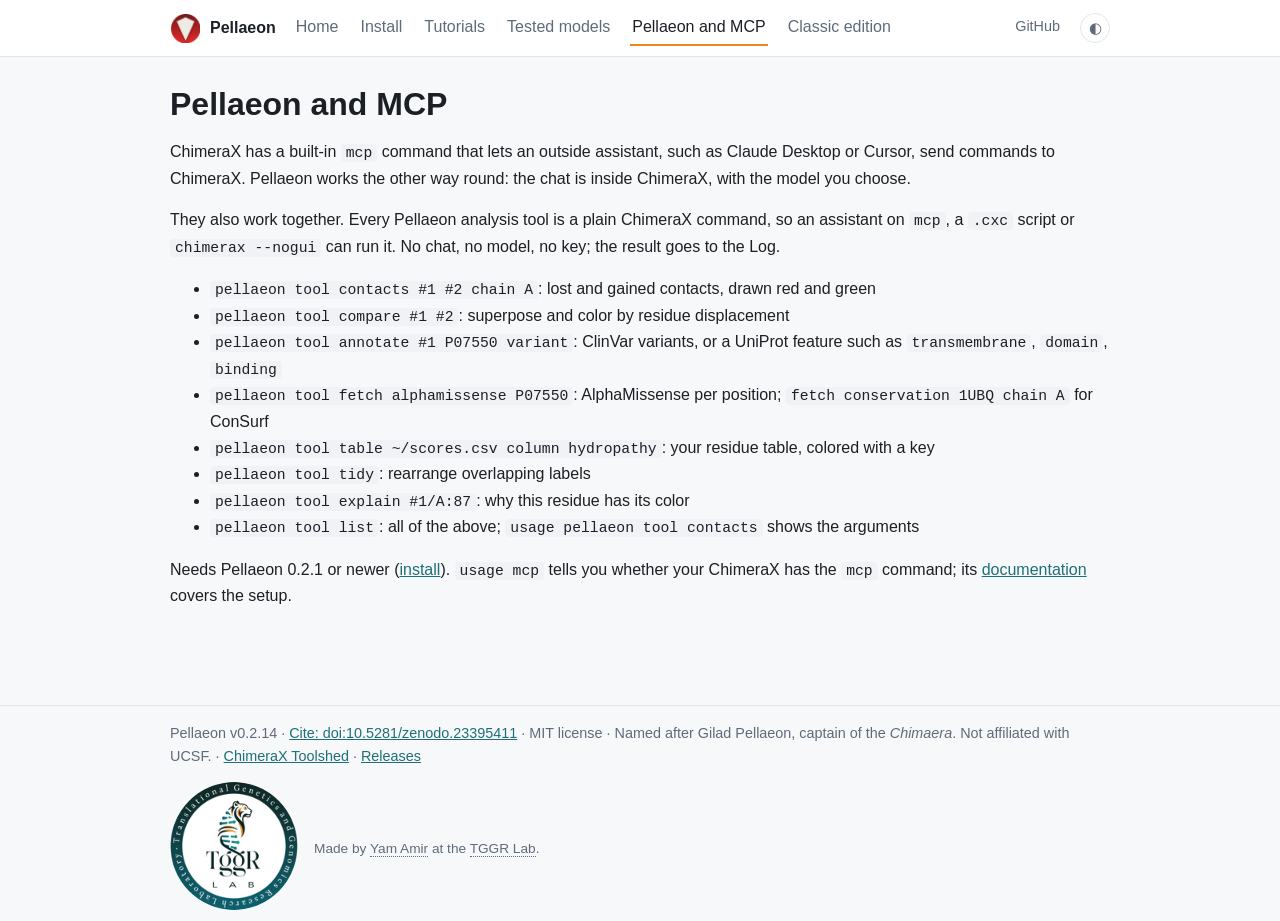
<file: docs/mcp.html>
<!DOCTYPE html>
<html lang="en"><head><meta charset="utf-8"><meta name="viewport" content="width=device-width, initial-scale=1">
<title>Pellaeon and MCP - Pellaeon</title><link rel="icon" href="logo.png" type="image/png"><link rel="stylesheet" href="site.css?v=c98d7796">
<meta name="description" content="Use ChimeraX&#x27;s mcp command with an external assistant or chat inside ChimeraX with Pellaeon. Learn when each fits and how to use both."><link rel="canonical" href="https://tggr-lab.github.io/pellaeon/mcp.html">
<meta property="og:title" content="Pellaeon and MCP - Pellaeon"><meta property="og:description" content="Use ChimeraX&#x27;s mcp command with an external assistant or chat inside ChimeraX with Pellaeon. Learn when each fits and how to use both."><meta property="og:image" content="https://tggr-lab.github.io/pellaeon/img/gui/hero_poster.jpg"><meta property="og:image:width" content="1920"><meta property="og:image:height" content="1080"><meta property="og:image:alt" content="A request typed into Pellaeon above the erythrocruorin assembly, its globin surfaces see-through and its hemes white"><meta property="og:url" content="https://tggr-lab.github.io/pellaeon/mcp.html"><meta property="og:type" content="website"><meta name="twitter:card" content="summary_large_image"></head>
<body><div class="nav"><div class="in"><a class="brand" href="index.html"><img src="logo.png" alt="">Pellaeon</a><a class="link" href="index.html">Home</a><a class="link" href="install.html">Install</a><a class="link" href="tutorials.html">Tutorials</a><a class="link" href="models.html">Tested models</a><a class="link active" href="mcp.html">Pellaeon and MCP</a><a class="link" href="classic.html">Classic edition</a><span class="spacer"></span><a class="link gh" href="https://github.com/tggr-lab/pellaeon">GitHub</a><button class="theme" id="theme-btn" type="button" title="Theme: follows your system. Click to switch" aria-label="Switch theme">&#9680;</button></div></div>
<script>(function(){var k="pellaeon-theme",r=document.documentElement;function ap(v){if(v)r.setAttribute("data-theme",v);else r.removeAttribute("data-theme");}var v=null;try{v=localStorage.getItem(k);}catch(e){}ap(v);document.addEventListener("DOMContentLoaded",function(){var b=document.getElementById("theme-btn");if(!b)return;var names={"":"system","light":"light","dark":"dark"};function lab(){b.title="Theme: "+names[r.getAttribute("data-theme")||""]+". Click to switch";}lab();b.onclick=function(){var cur=r.getAttribute("data-theme")||"";var nxt=cur===""?"light":cur==="light"?"dark":"";ap(nxt||null);try{nxt?localStorage.setItem(k,nxt):localStorage.removeItem(k);}catch(e){}lab();};});})();</script>
<script data-goatcounter="https://pellaeon.goatcounter.com/count" async src="https://gc.zgo.at/count.js"></script>
<main><h1 id="pellaeon-and-mcp">Pellaeon and MCP</h1>
<p>ChimeraX has a built-in <code>mcp</code> command that lets an outside assistant, such as Claude Desktop or Cursor, send commands to ChimeraX. Pellaeon works the other way round: the chat is inside ChimeraX, with the model you choose.</p>
<p>They also work together. Every Pellaeon analysis tool is a plain ChimeraX command, so an assistant on <code>mcp</code>, a <code>.cxc</code> script or <code>chimerax --nogui</code> can run it. No chat, no model, no key; the result goes to the Log.</p>
<ul>
<li><code>pellaeon tool contacts #1 #2 chain A</code>: lost and gained contacts, drawn red and green</li>
<li><code>pellaeon tool compare #1 #2</code>: superpose and color by residue displacement</li>
<li><code>pellaeon tool annotate #1 P07550 variant</code>: ClinVar variants, or a UniProt feature such as <code>transmembrane</code>, <code>domain</code>, <code>binding</code></li>
<li><code>pellaeon tool fetch alphamissense P07550</code>: AlphaMissense per position; <code>fetch conservation 1UBQ chain A</code> for ConSurf</li>
<li><code>pellaeon tool table ~/scores.csv column hydropathy</code>: your residue table, colored with a key</li>
<li><code>pellaeon tool tidy</code>: rearrange overlapping labels</li>
<li><code>pellaeon tool explain #1/A:87</code>: why this residue has its color</li>
<li><code>pellaeon tool list</code>: all of the above; <code>usage pellaeon tool contacts</code> shows the arguments</li>
</ul>
<p>Needs Pellaeon 0.2.1 or newer (<a href="install.html">install</a>). <code>usage mcp</code> tells you whether your ChimeraX has the <code>mcp</code> command; its <a href="https://www.cgl.ucsf.edu/chimerax/docs/user/commands/mcp.html">documentation</a> covers the setup.</p></main>
<script>(function(){function sync(){var open=window.innerWidth>=820;document.querySelectorAll(".toc details").forEach(function(d){if(open)d.setAttribute("open","");else d.removeAttribute("open");});}sync();window.addEventListener("resize",sync);})();</script>
<footer><div class="in">Pellaeon v0.2.14 · <a href="https://doi.org/10.5281/zenodo.23395411" title="Amir, Y. Pellaeon: an AI assistant for UCSF ChimeraX. Zenodo. https://doi.org/10.5281/zenodo.23395411">Cite: doi:10.5281/zenodo.23395411</a> · MIT license · Named after Gilad Pellaeon, captain of the <i>Chimaera</i>. Not affiliated with UCSF. · <a href="https://cxtoolshed.rbvi.ucsf.edu/apps/chimeraxpellaeon">ChimeraX Toolshed</a> · <a href="https://github.com/tggr-lab/pellaeon/releases">Releases</a><br><span class="credits"><a href="https://github.com/tggr-lab" title="Translational Genetics and Genomics Research Lab"><img class="lab" src="img/tggr.png" alt="TGGR Lab"></a><span>Made by <a href="https://github.com/YAMIR-1138">Yam Amir</a> at the <a href="https://github.com/tggr-lab">TGGR Lab</a>.</span></span></div></footer>
<script>
(function(){
  document.querySelectorAll(".demo-panel").forEach(function(panel){
    var btn = panel.querySelector(".demo-play"), ctl = panel.querySelector(".demo-ctl");
    if (!btn || !ctl) return;
    var img = btn.querySelector("img"), lbl = ctl.querySelector(".lbl");
    btn.dataset.playing = "0";
    function toggle(){
      var playing = btn.dataset.playing !== "1";
      btn.dataset.playing = playing ? "1" : "0";
      ctl.dataset.playing = btn.dataset.playing;
      img.setAttribute("src", playing ? img.dataset.gif + "?t=" + Date.now() : img.dataset.poster);
      lbl.textContent = playing ? "Stop" : "Play recording";
      btn.setAttribute("aria-label", playing ? "Stop the recording" : "Play the recording");
    }
    btn.addEventListener("click", toggle);
    ctl.addEventListener("click", toggle);
  });
  var tabs = document.querySelectorAll(".demo-tab");
  function selectDemo(tab){
    tabs.forEach(function(t){
      var on = t === tab;
      t.setAttribute("aria-selected", on ? "true" : "false");
      t.classList.toggle("active", on);
    });
    document.querySelectorAll(".demo-panel").forEach(function(p){
      var show = p.id === tab.dataset.target;
      if (!show) {
        var b = p.querySelector(".demo-play");
        if (b && b.dataset.playing === "1") b.click();
        var v = p.querySelector("video");
        if (v && !v.paused) v.pause();
      }
      p.hidden = !show;
    });
  }
  tabs.forEach(function(tab, i){
    tab.addEventListener("click", function(){ selectDemo(tab); });
    tab.addEventListener("keydown", function(e){
      if (e.key !== "ArrowRight" && e.key !== "ArrowLeft") return;
      var next = tabs[(i + (e.key === "ArrowRight" ? 1 : -1) + tabs.length) % tabs.length];
      next.focus();
      selectDemo(next);
      e.preventDefault();
    });
  });
  var hint = document.getElementById("cmd-hint"), base = hint ? hint.textContent : "";
  document.querySelectorAll("#cmd span[data-t]").forEach(function(sp){
    sp.tabIndex = 0;
    ["mouseenter","focus","click"].forEach(function(ev){ sp.addEventListener(ev, function(){ hint.textContent = sp.dataset.t; }); });
    ["mouseleave","blur"].forEach(function(ev){ sp.addEventListener(ev, function(){ hint.textContent = base; }); });
  });
})();
</script>
</body></html>
</file>
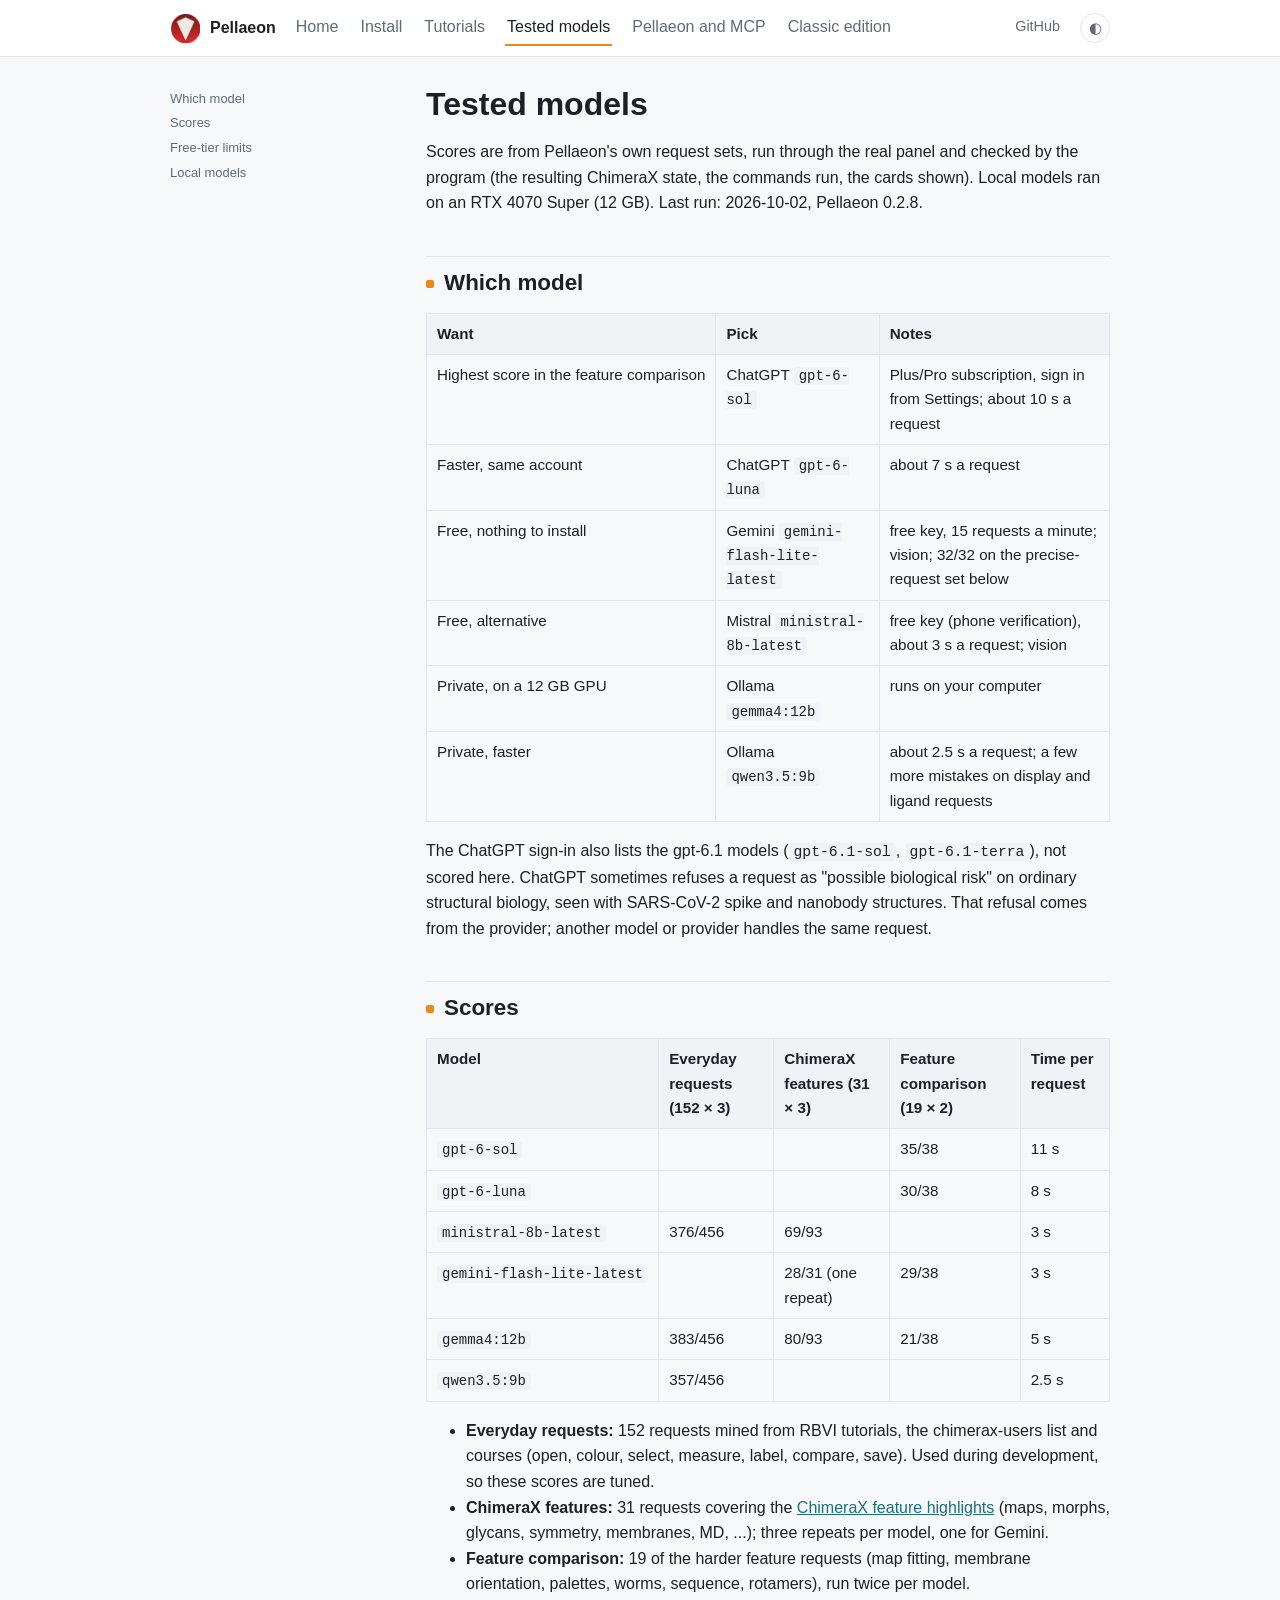
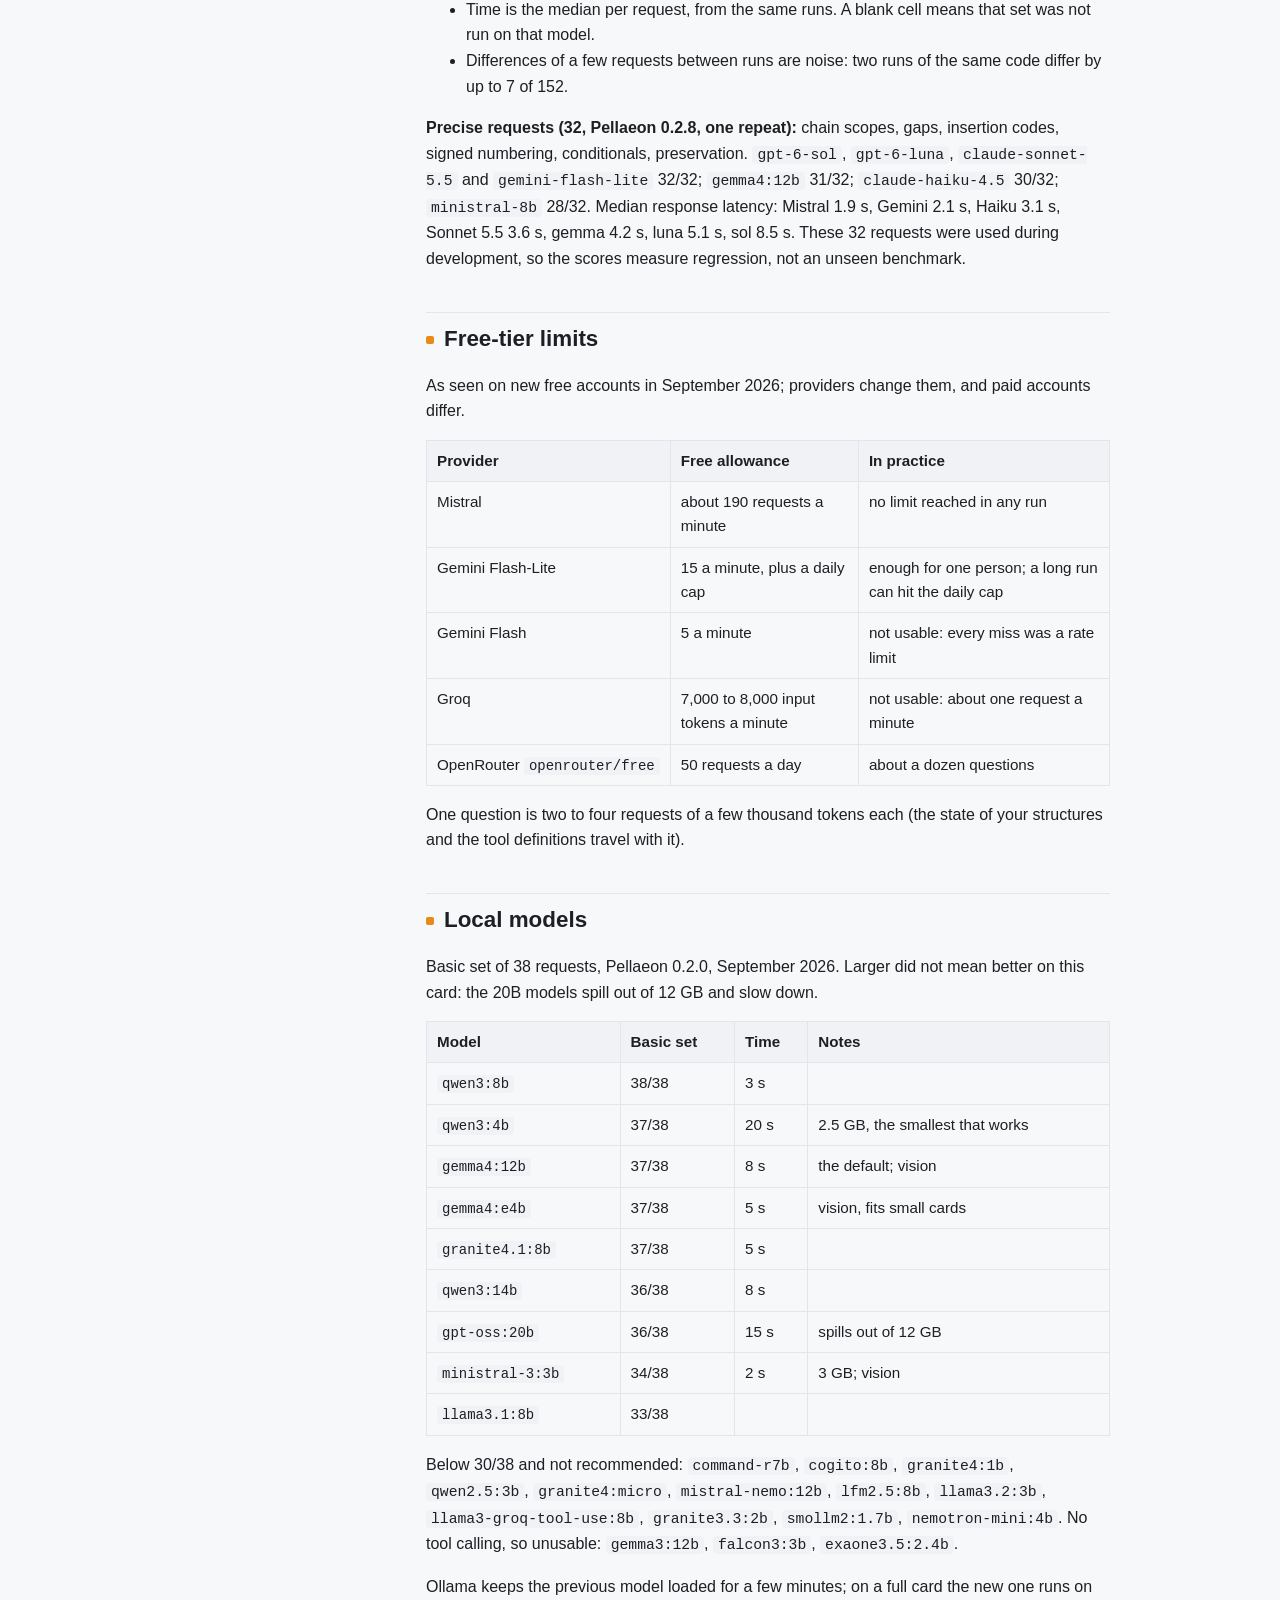
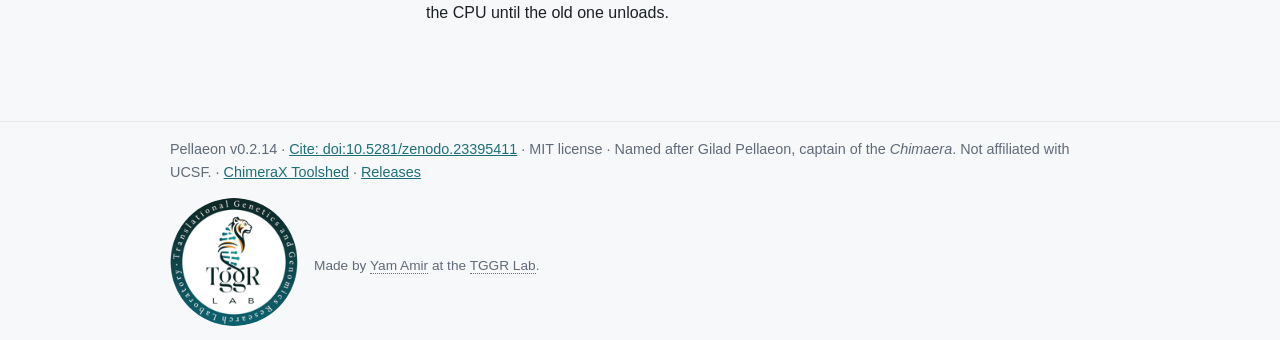
<file: docs/models.html>
<!DOCTYPE html>
<html lang="en"><head><meta charset="utf-8"><meta name="viewport" content="width=device-width, initial-scale=1">
<title>Tested models - Pellaeon</title><link rel="icon" href="logo.png" type="image/png"><link rel="stylesheet" href="site.css?v=c98d7796">
<meta name="description" content="Choose a model for Pellaeon in ChimeraX. Compare local Ollama options, free cloud tiers and paid providers, with guidance on their limits."><link rel="canonical" href="https://tggr-lab.github.io/pellaeon/models.html">
<meta property="og:title" content="Tested models - Pellaeon"><meta property="og:description" content="Choose a model for Pellaeon in ChimeraX. Compare local Ollama options, free cloud tiers and paid providers, with guidance on their limits."><meta property="og:image" content="https://tggr-lab.github.io/pellaeon/img/gui/hero_poster.jpg"><meta property="og:image:width" content="1920"><meta property="og:image:height" content="1080"><meta property="og:image:alt" content="A request typed into Pellaeon above the erythrocruorin assembly, its globin surfaces see-through and its hemes white"><meta property="og:url" content="https://tggr-lab.github.io/pellaeon/models.html"><meta property="og:type" content="website"><meta name="twitter:card" content="summary_large_image"></head>
<body><div class="nav"><div class="in"><a class="brand" href="index.html"><img src="logo.png" alt="">Pellaeon</a><a class="link" href="index.html">Home</a><a class="link" href="install.html">Install</a><a class="link" href="tutorials.html">Tutorials</a><a class="link active" href="models.html">Tested models</a><a class="link" href="mcp.html">Pellaeon and MCP</a><a class="link" href="classic.html">Classic edition</a><span class="spacer"></span><a class="link gh" href="https://github.com/tggr-lab/pellaeon">GitHub</a><button class="theme" id="theme-btn" type="button" title="Theme: follows your system. Click to switch" aria-label="Switch theme">&#9680;</button></div></div>
<script>(function(){var k="pellaeon-theme",r=document.documentElement;function ap(v){if(v)r.setAttribute("data-theme",v);else r.removeAttribute("data-theme");}var v=null;try{v=localStorage.getItem(k);}catch(e){}ap(v);document.addEventListener("DOMContentLoaded",function(){var b=document.getElementById("theme-btn");if(!b)return;var names={"":"system","light":"light","dark":"dark"};function lab(){b.title="Theme: "+names[r.getAttribute("data-theme")||""]+". Click to switch";}lab();b.onclick=function(){var cur=r.getAttribute("data-theme")||"";var nxt=cur===""?"light":cur==="light"?"dark":"";ap(nxt||null);try{nxt?localStorage.setItem(k,nxt):localStorage.removeItem(k);}catch(e){}lab();};});})();</script>
<script data-goatcounter="https://pellaeon.goatcounter.com/count" async src="https://gc.zgo.at/count.js"></script>
<main><div class="doc"><nav class="toc"><details open><summary>Contents</summary><div class="toc">
<ul>
<li><a href="#which-model">Which model</a></li>
<li><a href="#scores">Scores</a></li>
<li><a href="#free-tier-limits">Free-tier limits</a></li>
<li><a href="#local-models">Local models</a></li>
</ul>
</div>
</details></nav><article><h1 id="tested-models">Tested models</h1>
<p>Scores are from Pellaeon's own request sets, run through the real panel and checked by the program (the resulting ChimeraX state, the commands run, the cards shown). Local models ran on an RTX 4070 Super (12 GB). Last run: 2026-10-02, Pellaeon 0.2.8.</p>
<h2 id="which-model">Which model</h2>
<div class="table-wrap"><table>
<thead>
<tr>
<th>Want</th>
<th>Pick</th>
<th>Notes</th>
</tr>
</thead>
<tbody>
<tr>
<td>Highest score in the feature comparison</td>
<td>ChatGPT <code>gpt-6-sol</code></td>
<td>Plus/Pro subscription, sign in from Settings; about 10 s a request</td>
</tr>
<tr>
<td>Faster, same account</td>
<td>ChatGPT <code>gpt-6-luna</code></td>
<td>about 7 s a request</td>
</tr>
<tr>
<td>Free, nothing to install</td>
<td>Gemini <code>gemini-flash-lite-latest</code></td>
<td>free key, 15 requests a minute; vision; 32/32 on the precise-request set below</td>
</tr>
<tr>
<td>Free, alternative</td>
<td>Mistral <code>ministral-8b-latest</code></td>
<td>free key (phone verification), about 3 s a request; vision</td>
</tr>
<tr>
<td>Private, on a 12 GB GPU</td>
<td>Ollama <code>gemma4:12b</code></td>
<td>runs on your computer</td>
</tr>
<tr>
<td>Private, faster</td>
<td>Ollama <code>qwen3.5:9b</code></td>
<td>about 2.5 s a request; a few more mistakes on display and ligand requests</td>
</tr>
</tbody>
</table></div>
<p>The ChatGPT sign-in also lists the gpt-6.1 models (<code>gpt-6.1-sol</code>, <code>gpt-6.1-terra</code>), not scored here. ChatGPT sometimes refuses a request as "possible biological risk" on ordinary structural biology, seen with SARS-CoV-2 spike and nanobody structures. That refusal comes from the provider; another model or provider handles the same request.</p>
<h2 id="scores">Scores</h2>
<div class="table-wrap"><table>
<thead>
<tr>
<th>Model</th>
<th>Everyday requests (152 × 3)</th>
<th>ChimeraX features (31 × 3)</th>
<th>Feature comparison (19 × 2)</th>
<th>Time per request</th>
</tr>
</thead>
<tbody>
<tr>
<td><code>gpt-6-sol</code></td>
<td></td>
<td></td>
<td>35/38</td>
<td>11 s</td>
</tr>
<tr>
<td><code>gpt-6-luna</code></td>
<td></td>
<td></td>
<td>30/38</td>
<td>8 s</td>
</tr>
<tr>
<td><code>ministral-8b-latest</code></td>
<td>376/456</td>
<td>69/93</td>
<td></td>
<td>3 s</td>
</tr>
<tr>
<td><code>gemini-flash-lite-latest</code></td>
<td></td>
<td>28/31 (one repeat)</td>
<td>29/38</td>
<td>3 s</td>
</tr>
<tr>
<td><code>gemma4:12b</code></td>
<td>383/456</td>
<td>80/93</td>
<td>21/38</td>
<td>5 s</td>
</tr>
<tr>
<td><code>qwen3.5:9b</code></td>
<td>357/456</td>
<td></td>
<td></td>
<td>2.5 s</td>
</tr>
</tbody>
</table></div>
<ul>
<li><strong>Everyday requests:</strong> 152 requests mined from RBVI tutorials, the chimerax-users list and courses (open, colour, select, measure, label, compare, save). Used during development, so these scores are tuned.</li>
<li><strong>ChimeraX features:</strong> 31 requests covering the <a href="https://www.rbvi.ucsf.edu/chimerax/features.html">ChimeraX feature highlights</a> (maps, morphs, glycans, symmetry, membranes, MD, ...); three repeats per model, one for Gemini.</li>
<li><strong>Feature comparison:</strong> 19 of the harder feature requests (map fitting, membrane orientation, palettes, worms, sequence, rotamers), run twice per model.</li>
<li>Time is the median per request, from the same runs. A blank cell means that set was not run on that model.</li>
<li>Differences of a few requests between runs are noise: two runs of the same code differ by up to 7 of 152.</li>
</ul>
<p><strong>Precise requests (32, Pellaeon 0.2.8, one repeat):</strong> chain scopes, gaps, insertion codes, signed numbering, conditionals, preservation. <code>gpt-6-sol</code>, <code>gpt-6-luna</code>, <code>claude-sonnet-5.5</code> and <code>gemini-flash-lite</code> 32/32; <code>gemma4:12b</code> 31/32; <code>claude-haiku-4.5</code> 30/32; <code>ministral-8b</code> 28/32. Median response latency: Mistral 1.9 s, Gemini 2.1 s, Haiku 3.1 s, Sonnet 5.5 3.6 s, gemma 4.2 s, luna 5.1 s, sol 8.5 s. These 32 requests were used during development, so the scores measure regression, not an unseen benchmark.</p>
<h2 id="free-tier-limits">Free-tier limits</h2>
<p>As seen on new free accounts in September 2026; providers change them, and paid accounts differ.</p>
<div class="table-wrap"><table>
<thead>
<tr>
<th>Provider</th>
<th>Free allowance</th>
<th>In practice</th>
</tr>
</thead>
<tbody>
<tr>
<td>Mistral</td>
<td>about 190 requests a minute</td>
<td>no limit reached in any run</td>
</tr>
<tr>
<td>Gemini Flash-Lite</td>
<td>15 a minute, plus a daily cap</td>
<td>enough for one person; a long run can hit the daily cap</td>
</tr>
<tr>
<td>Gemini Flash</td>
<td>5 a minute</td>
<td>not usable: every miss was a rate limit</td>
</tr>
<tr>
<td>Groq</td>
<td>7,000 to 8,000 input tokens a minute</td>
<td>not usable: about one request a minute</td>
</tr>
<tr>
<td>OpenRouter <code>openrouter/free</code></td>
<td>50 requests a day</td>
<td>about a dozen questions</td>
</tr>
</tbody>
</table></div>
<p>One question is two to four requests of a few thousand tokens each (the state of your structures and the tool definitions travel with it).</p>
<h2 id="local-models">Local models</h2>
<p>Basic set of 38 requests, Pellaeon 0.2.0, September 2026. Larger did not mean better on this card: the 20B models spill out of 12 GB and slow down.</p>
<div class="table-wrap"><table>
<thead>
<tr>
<th>Model</th>
<th>Basic set</th>
<th>Time</th>
<th>Notes</th>
</tr>
</thead>
<tbody>
<tr>
<td><code>qwen3:8b</code></td>
<td>38/38</td>
<td>3 s</td>
<td></td>
</tr>
<tr>
<td><code>qwen3:4b</code></td>
<td>37/38</td>
<td>20 s</td>
<td>2.5 GB, the smallest that works</td>
</tr>
<tr>
<td><code>gemma4:12b</code></td>
<td>37/38</td>
<td>8 s</td>
<td>the default; vision</td>
</tr>
<tr>
<td><code>gemma4:e4b</code></td>
<td>37/38</td>
<td>5 s</td>
<td>vision, fits small cards</td>
</tr>
<tr>
<td><code>granite4.1:8b</code></td>
<td>37/38</td>
<td>5 s</td>
<td></td>
</tr>
<tr>
<td><code>qwen3:14b</code></td>
<td>36/38</td>
<td>8 s</td>
<td></td>
</tr>
<tr>
<td><code>gpt-oss:20b</code></td>
<td>36/38</td>
<td>15 s</td>
<td>spills out of 12 GB</td>
</tr>
<tr>
<td><code>ministral-3:3b</code></td>
<td>34/38</td>
<td>2 s</td>
<td>3 GB; vision</td>
</tr>
<tr>
<td><code>llama3.1:8b</code></td>
<td>33/38</td>
<td></td>
<td></td>
</tr>
</tbody>
</table></div>
<p>Below 30/38 and not recommended: <code>command-r7b</code>, <code>cogito:8b</code>, <code>granite4:1b</code>, <code>qwen2.5:3b</code>, <code>granite4:micro</code>, <code>mistral-nemo:12b</code>, <code>lfm2.5:8b</code>, <code>llama3.2:3b</code>, <code>llama3-groq-tool-use:8b</code>, <code>granite3.3:2b</code>, <code>smollm2:1.7b</code>, <code>nemotron-mini:4b</code>. No tool calling, so unusable: <code>gemma3:12b</code>, <code>falcon3:3b</code>, <code>exaone3.5:2.4b</code>.</p>
<p>Ollama keeps the previous model loaded for a few minutes; on a full card the new one runs on the CPU until the old one unloads.</p></article></div></main>
<script>(function(){function sync(){var open=window.innerWidth>=820;document.querySelectorAll(".toc details").forEach(function(d){if(open)d.setAttribute("open","");else d.removeAttribute("open");});}sync();window.addEventListener("resize",sync);})();</script>
<footer><div class="in">Pellaeon v0.2.14 · <a href="https://doi.org/10.5281/zenodo.23395411" title="Amir, Y. Pellaeon: an AI assistant for UCSF ChimeraX. Zenodo. https://doi.org/10.5281/zenodo.23395411">Cite: doi:10.5281/zenodo.23395411</a> · MIT license · Named after Gilad Pellaeon, captain of the <i>Chimaera</i>. Not affiliated with UCSF. · <a href="https://cxtoolshed.rbvi.ucsf.edu/apps/chimeraxpellaeon">ChimeraX Toolshed</a> · <a href="https://github.com/tggr-lab/pellaeon/releases">Releases</a><br><span class="credits"><a href="https://github.com/tggr-lab" title="Translational Genetics and Genomics Research Lab"><img class="lab" src="img/tggr.png" alt="TGGR Lab"></a><span>Made by <a href="https://github.com/YAMIR-1138">Yam Amir</a> at the <a href="https://github.com/tggr-lab">TGGR Lab</a>.</span></span></div></footer>
<script>
(function(){
  document.querySelectorAll(".demo-panel").forEach(function(panel){
    var btn = panel.querySelector(".demo-play"), ctl = panel.querySelector(".demo-ctl");
    if (!btn || !ctl) return;
    var img = btn.querySelector("img"), lbl = ctl.querySelector(".lbl");
    btn.dataset.playing = "0";
    function toggle(){
      var playing = btn.dataset.playing !== "1";
      btn.dataset.playing = playing ? "1" : "0";
      ctl.dataset.playing = btn.dataset.playing;
      img.setAttribute("src", playing ? img.dataset.gif + "?t=" + Date.now() : img.dataset.poster);
      lbl.textContent = playing ? "Stop" : "Play recording";
      btn.setAttribute("aria-label", playing ? "Stop the recording" : "Play the recording");
    }
    btn.addEventListener("click", toggle);
    ctl.addEventListener("click", toggle);
  });
  var tabs = document.querySelectorAll(".demo-tab");
  function selectDemo(tab){
    tabs.forEach(function(t){
      var on = t === tab;
      t.setAttribute("aria-selected", on ? "true" : "false");
      t.classList.toggle("active", on);
    });
    document.querySelectorAll(".demo-panel").forEach(function(p){
      var show = p.id === tab.dataset.target;
      if (!show) {
        var b = p.querySelector(".demo-play");
        if (b && b.dataset.playing === "1") b.click();
        var v = p.querySelector("video");
        if (v && !v.paused) v.pause();
      }
      p.hidden = !show;
    });
  }
  tabs.forEach(function(tab, i){
    tab.addEventListener("click", function(){ selectDemo(tab); });
    tab.addEventListener("keydown", function(e){
      if (e.key !== "ArrowRight" && e.key !== "ArrowLeft") return;
      var next = tabs[(i + (e.key === "ArrowRight" ? 1 : -1) + tabs.length) % tabs.length];
      next.focus();
      selectDemo(next);
      e.preventDefault();
    });
  });
  var hint = document.getElementById("cmd-hint"), base = hint ? hint.textContent : "";
  document.querySelectorAll("#cmd span[data-t]").forEach(function(sp){
    sp.tabIndex = 0;
    ["mouseenter","focus","click"].forEach(function(ev){ sp.addEventListener(ev, function(){ hint.textContent = sp.dataset.t; }); });
    ["mouseleave","blur"].forEach(function(ev){ sp.addEventListener(ev, function(){ hint.textContent = base; }); });
  });
})();
</script>
</body></html>
</file>
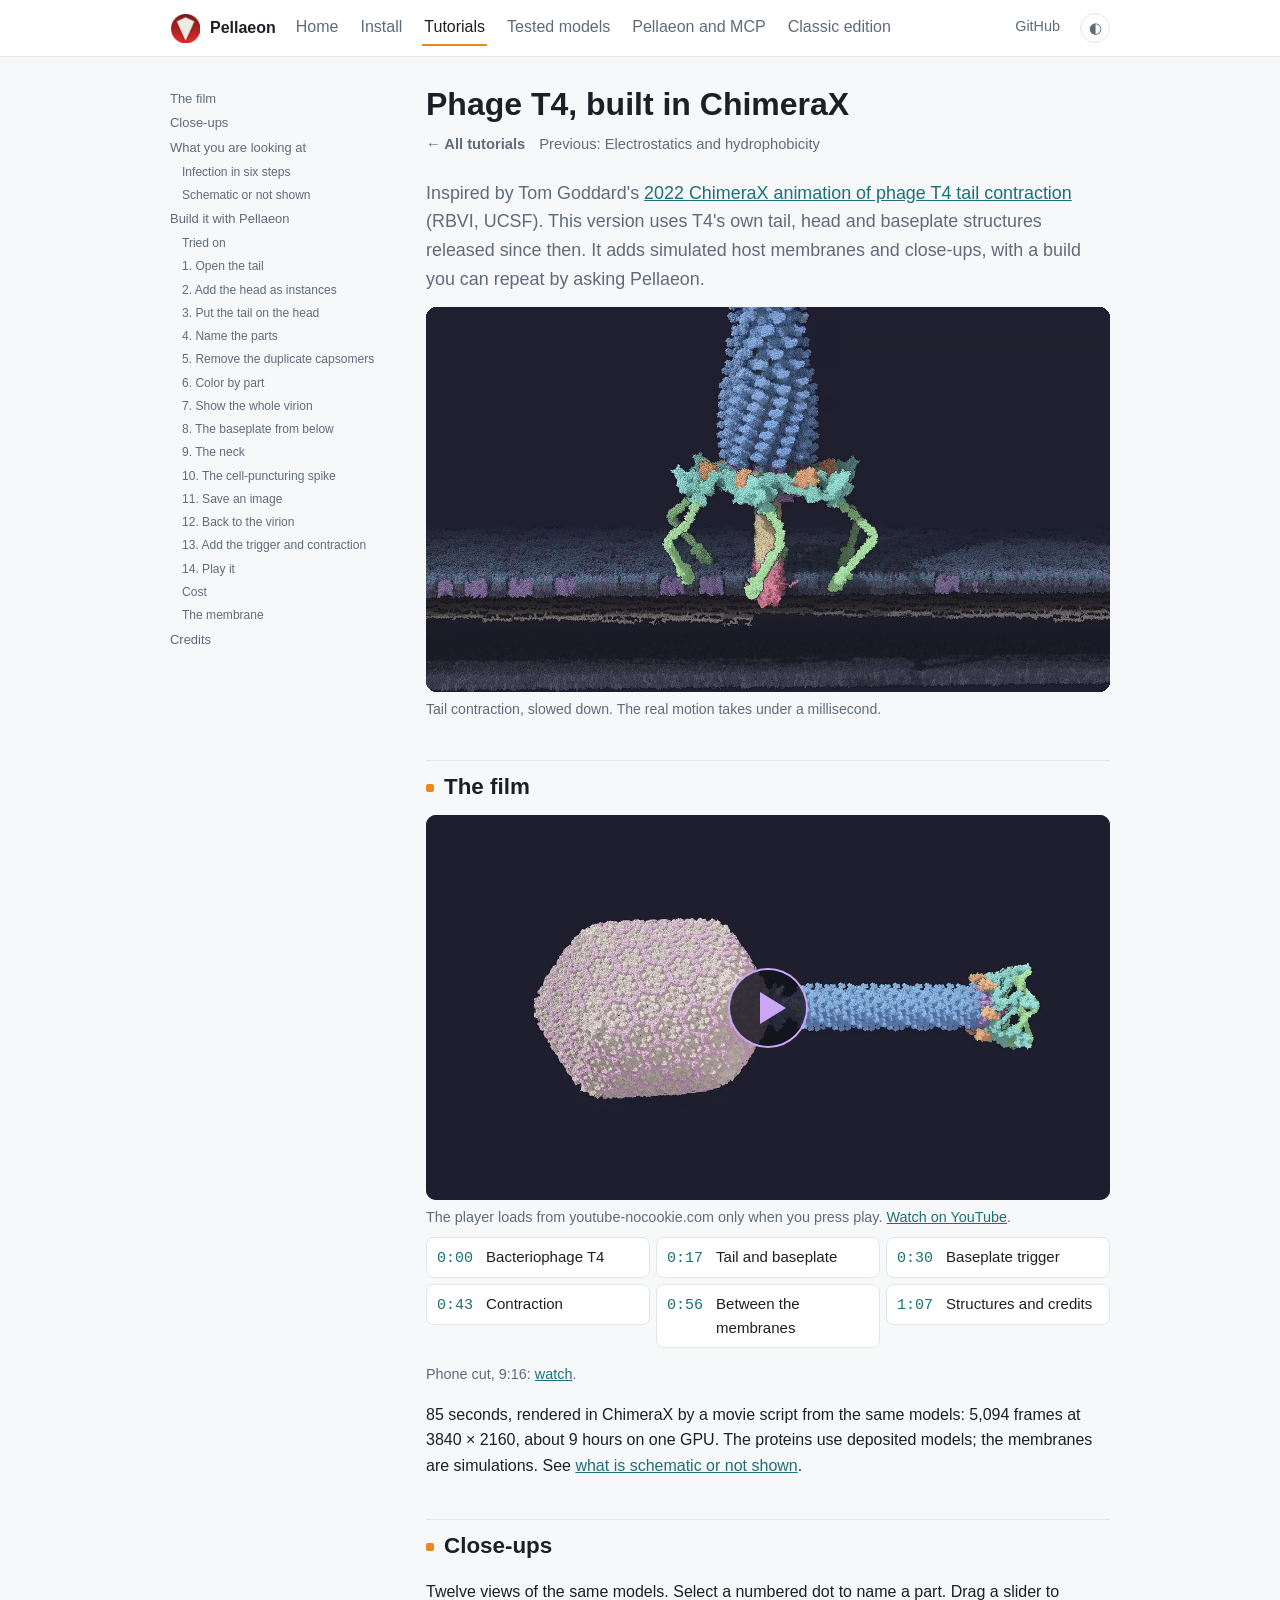
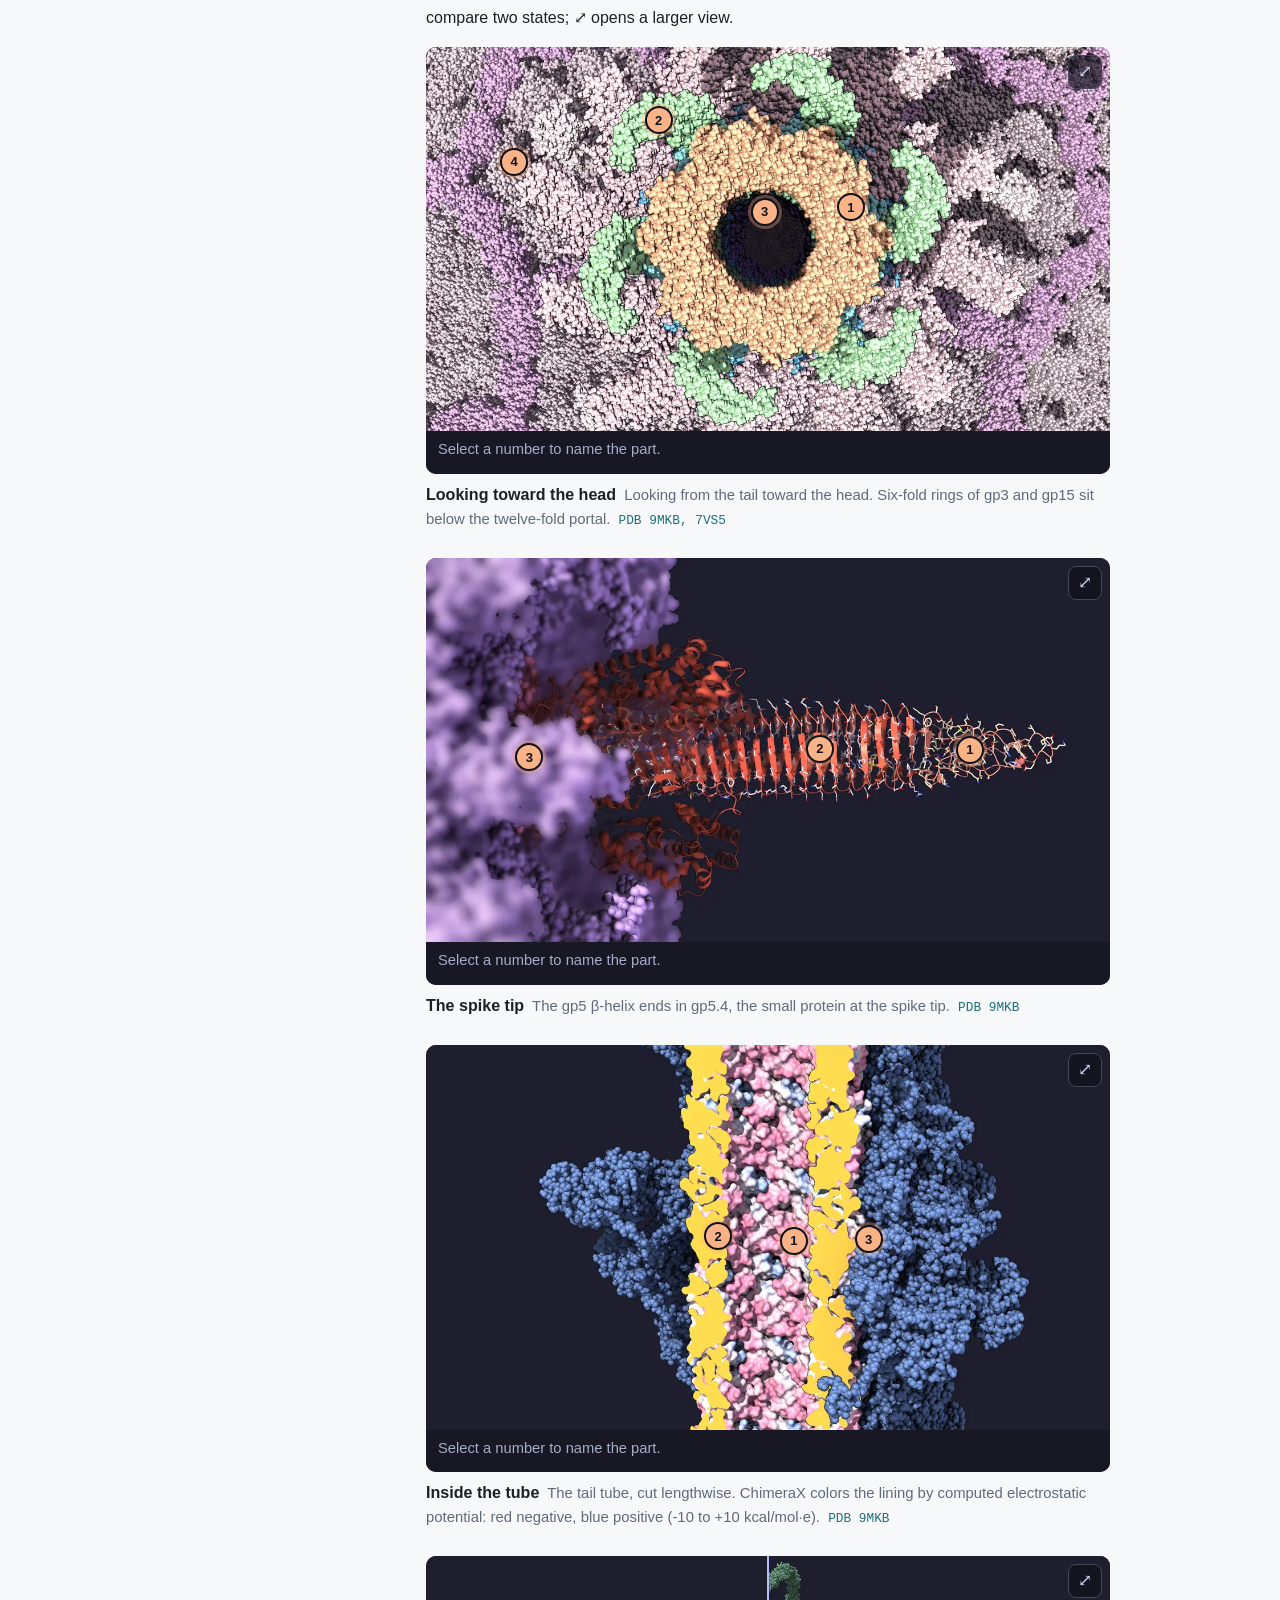
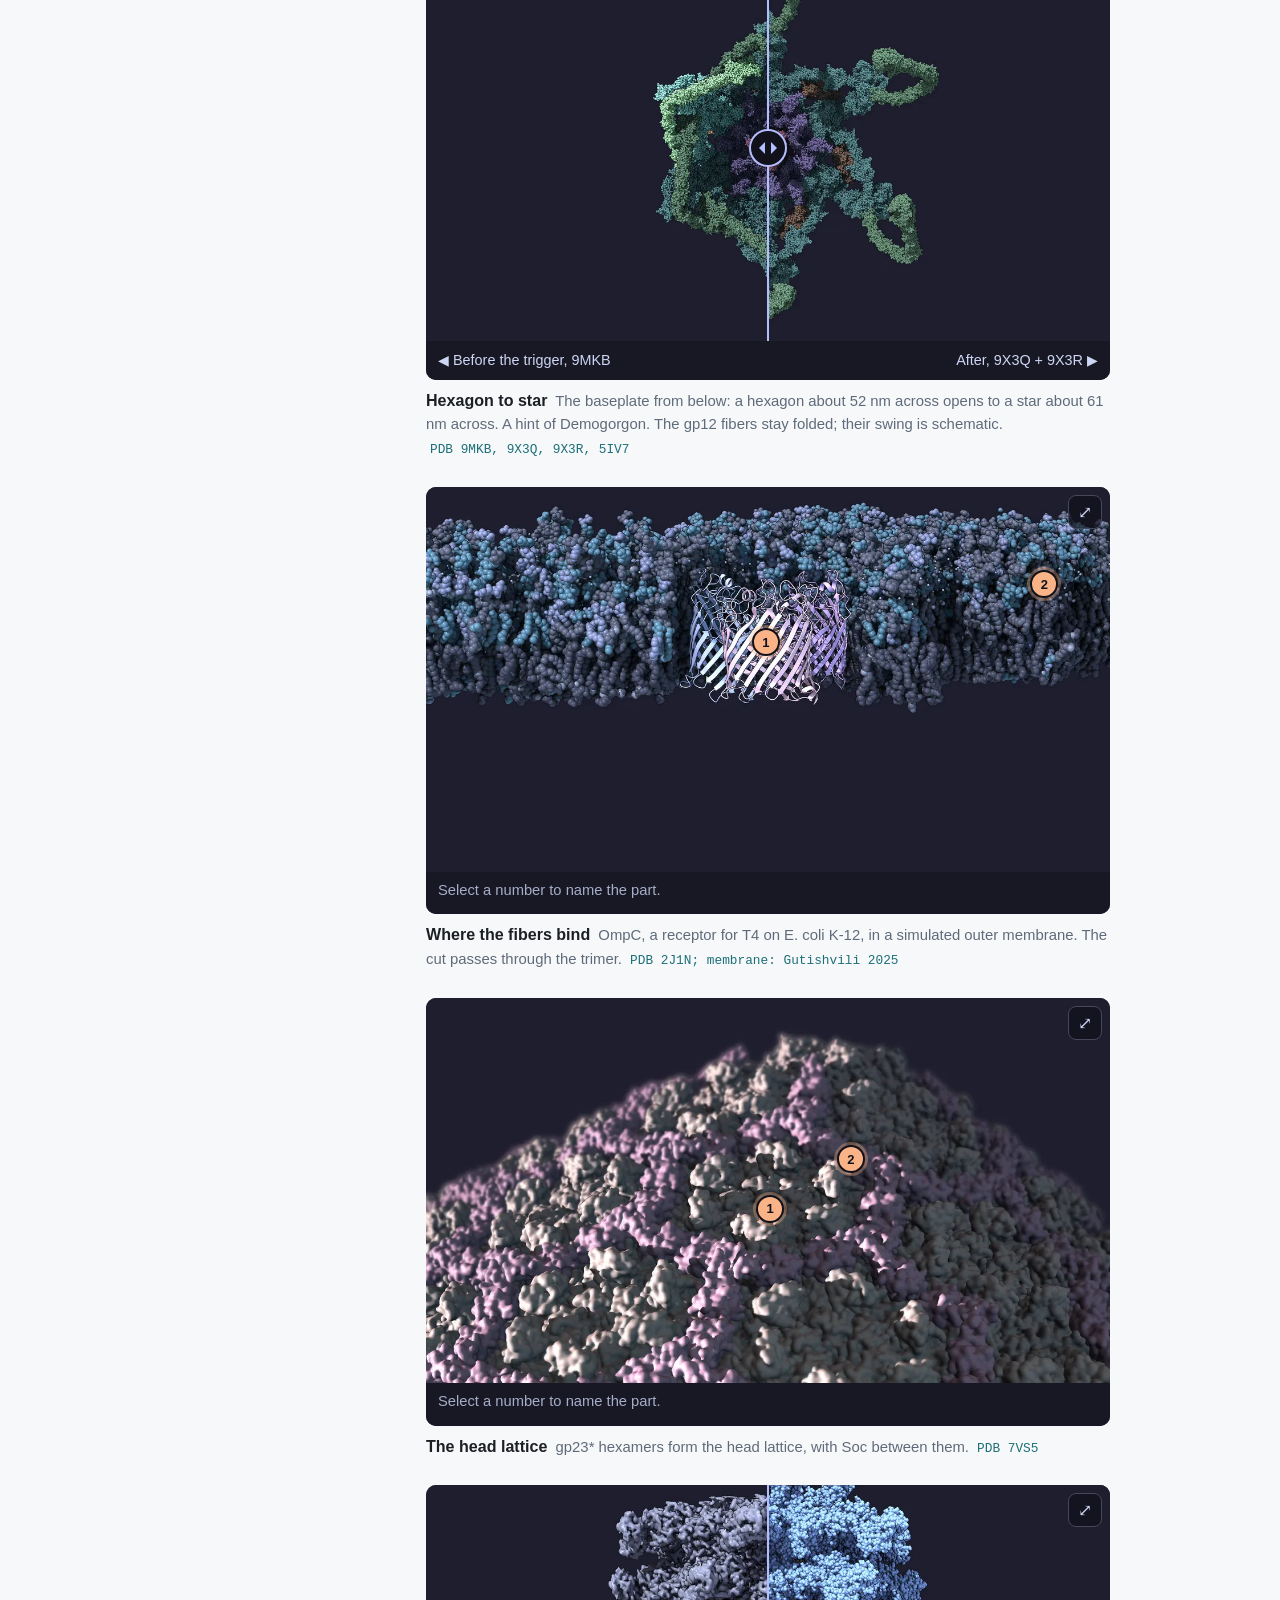
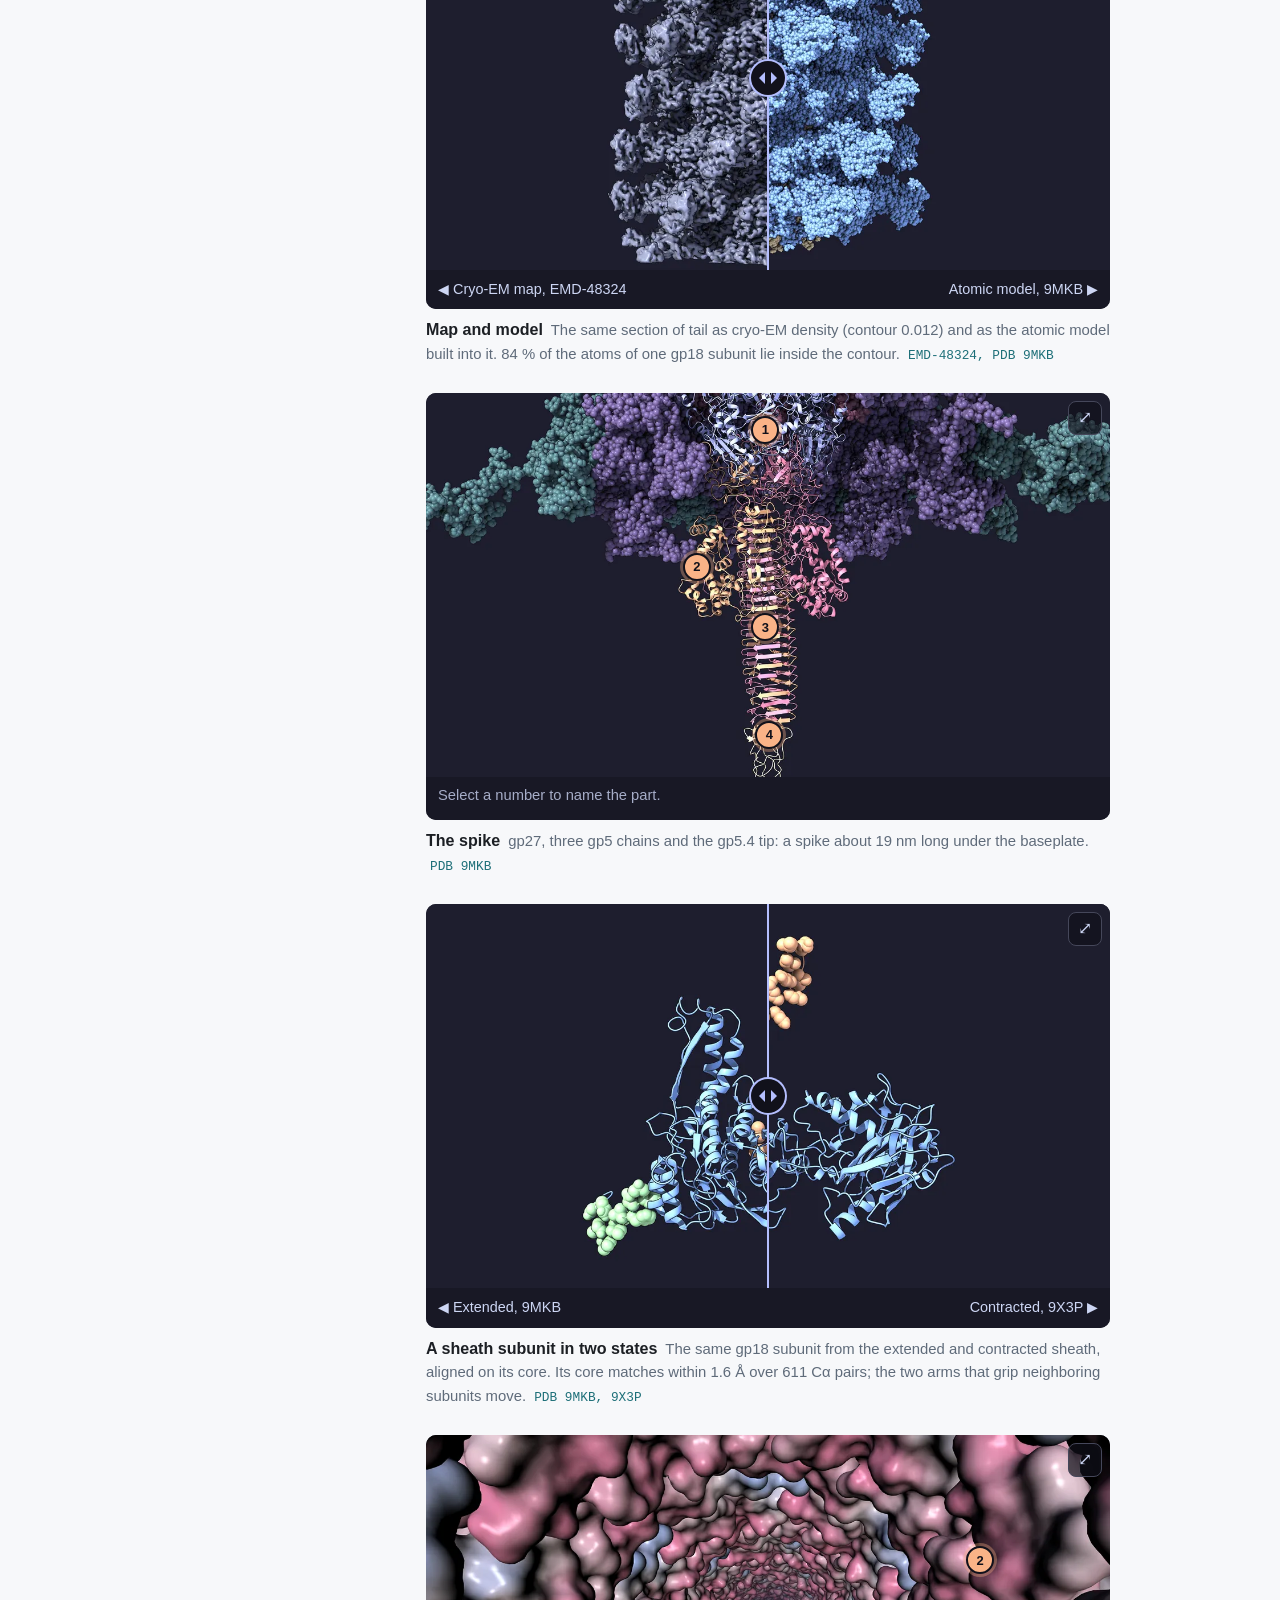
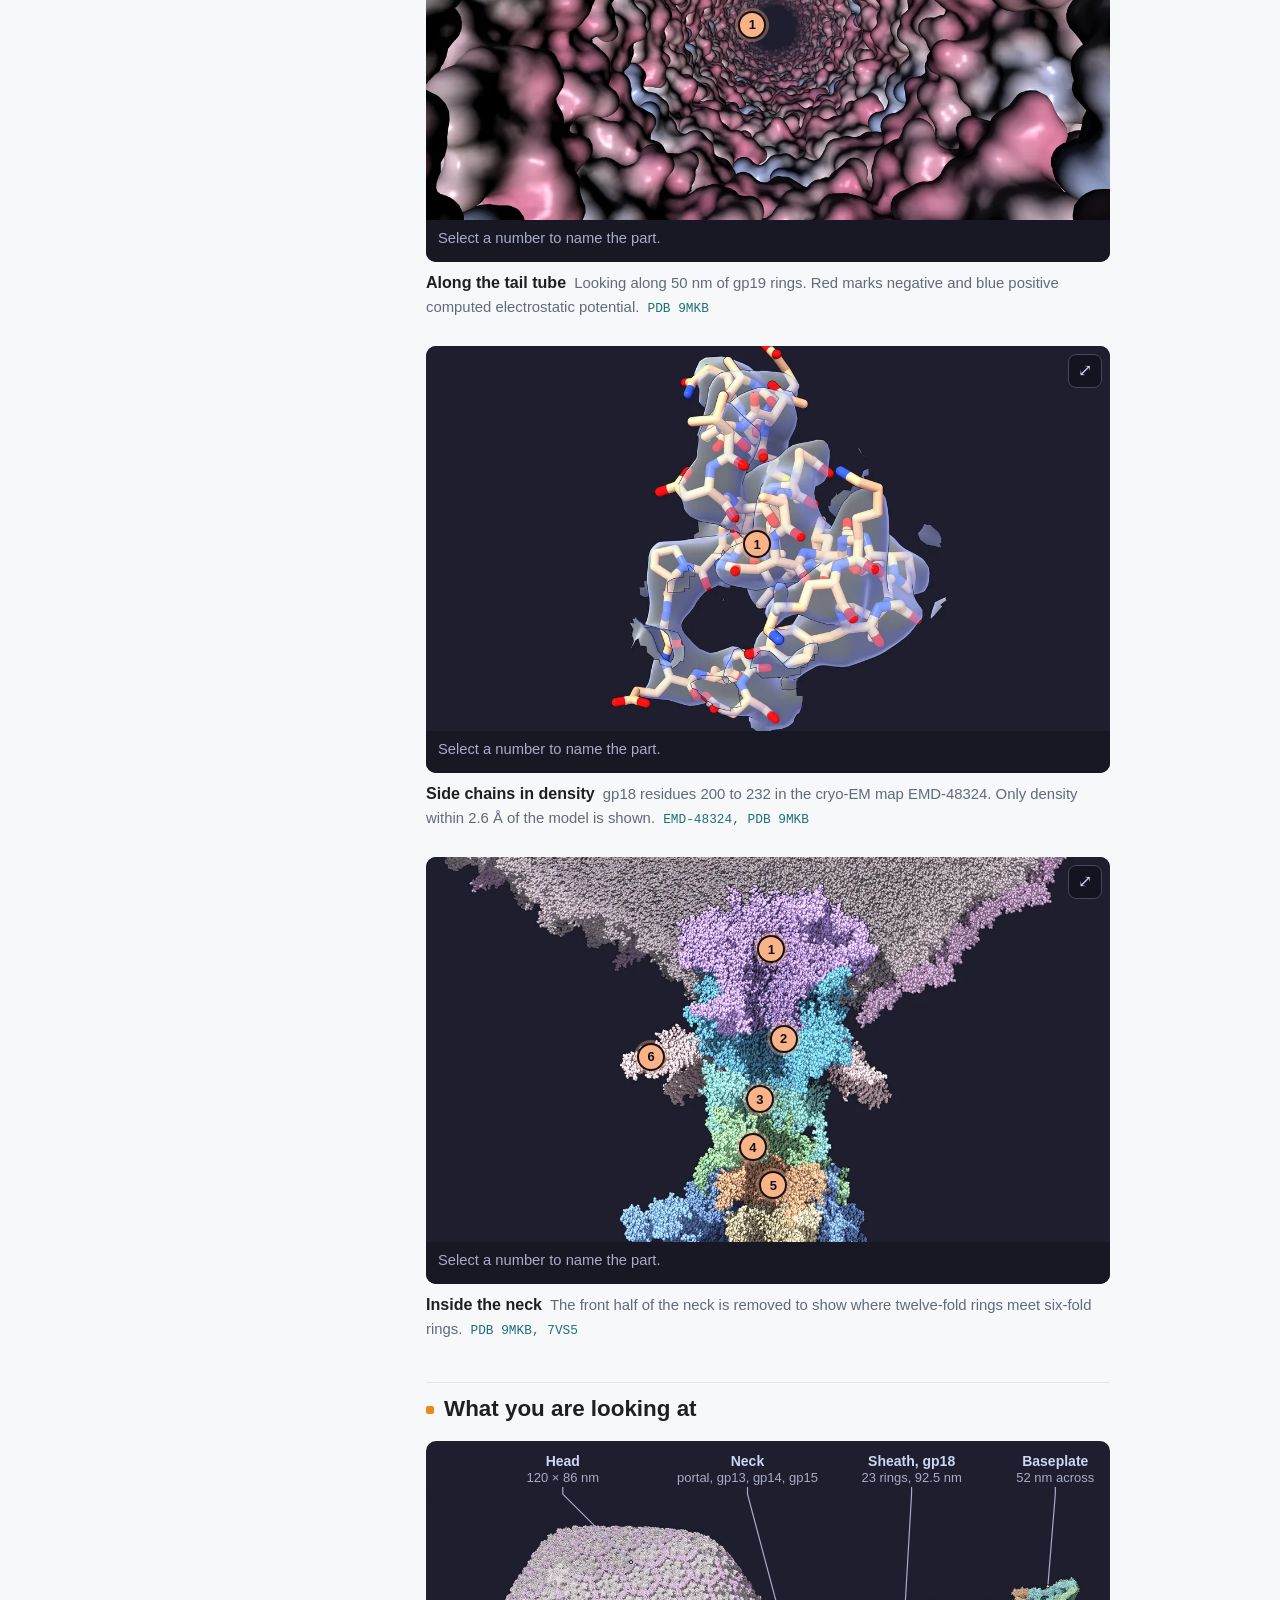
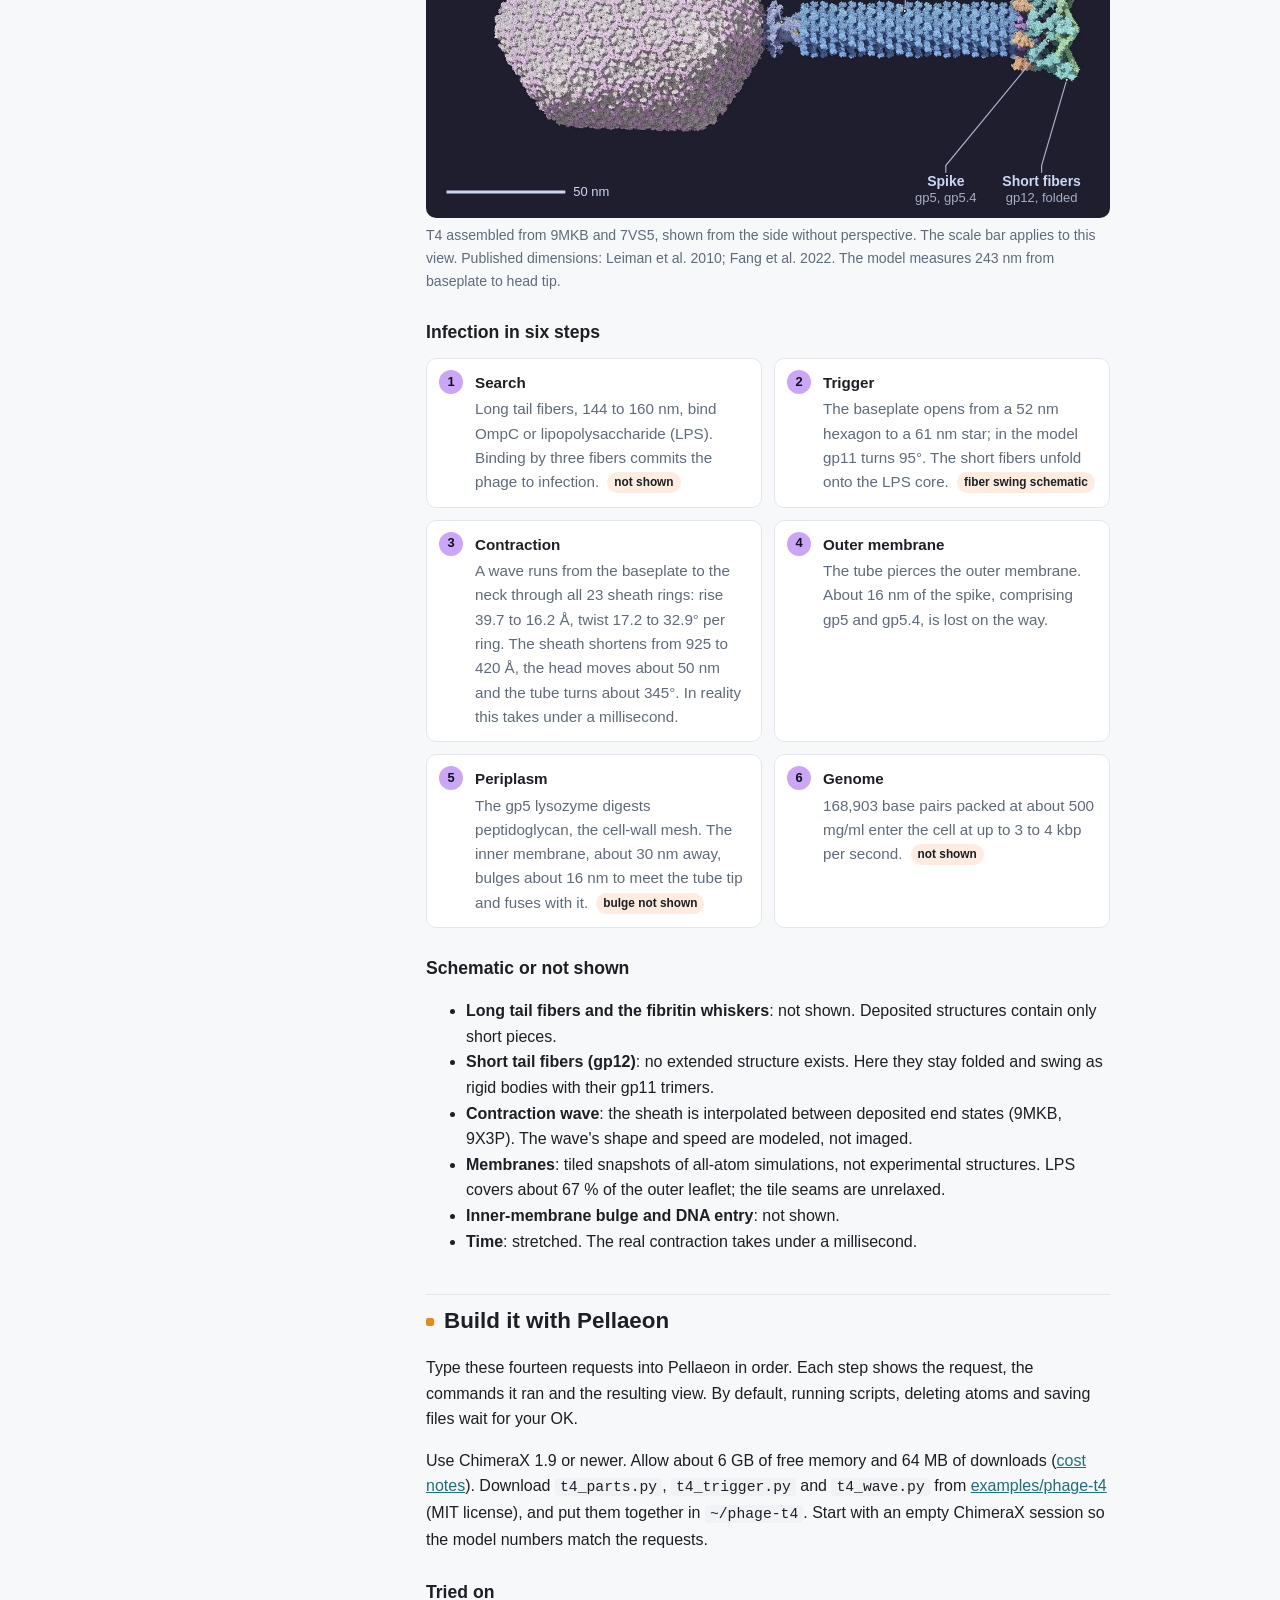
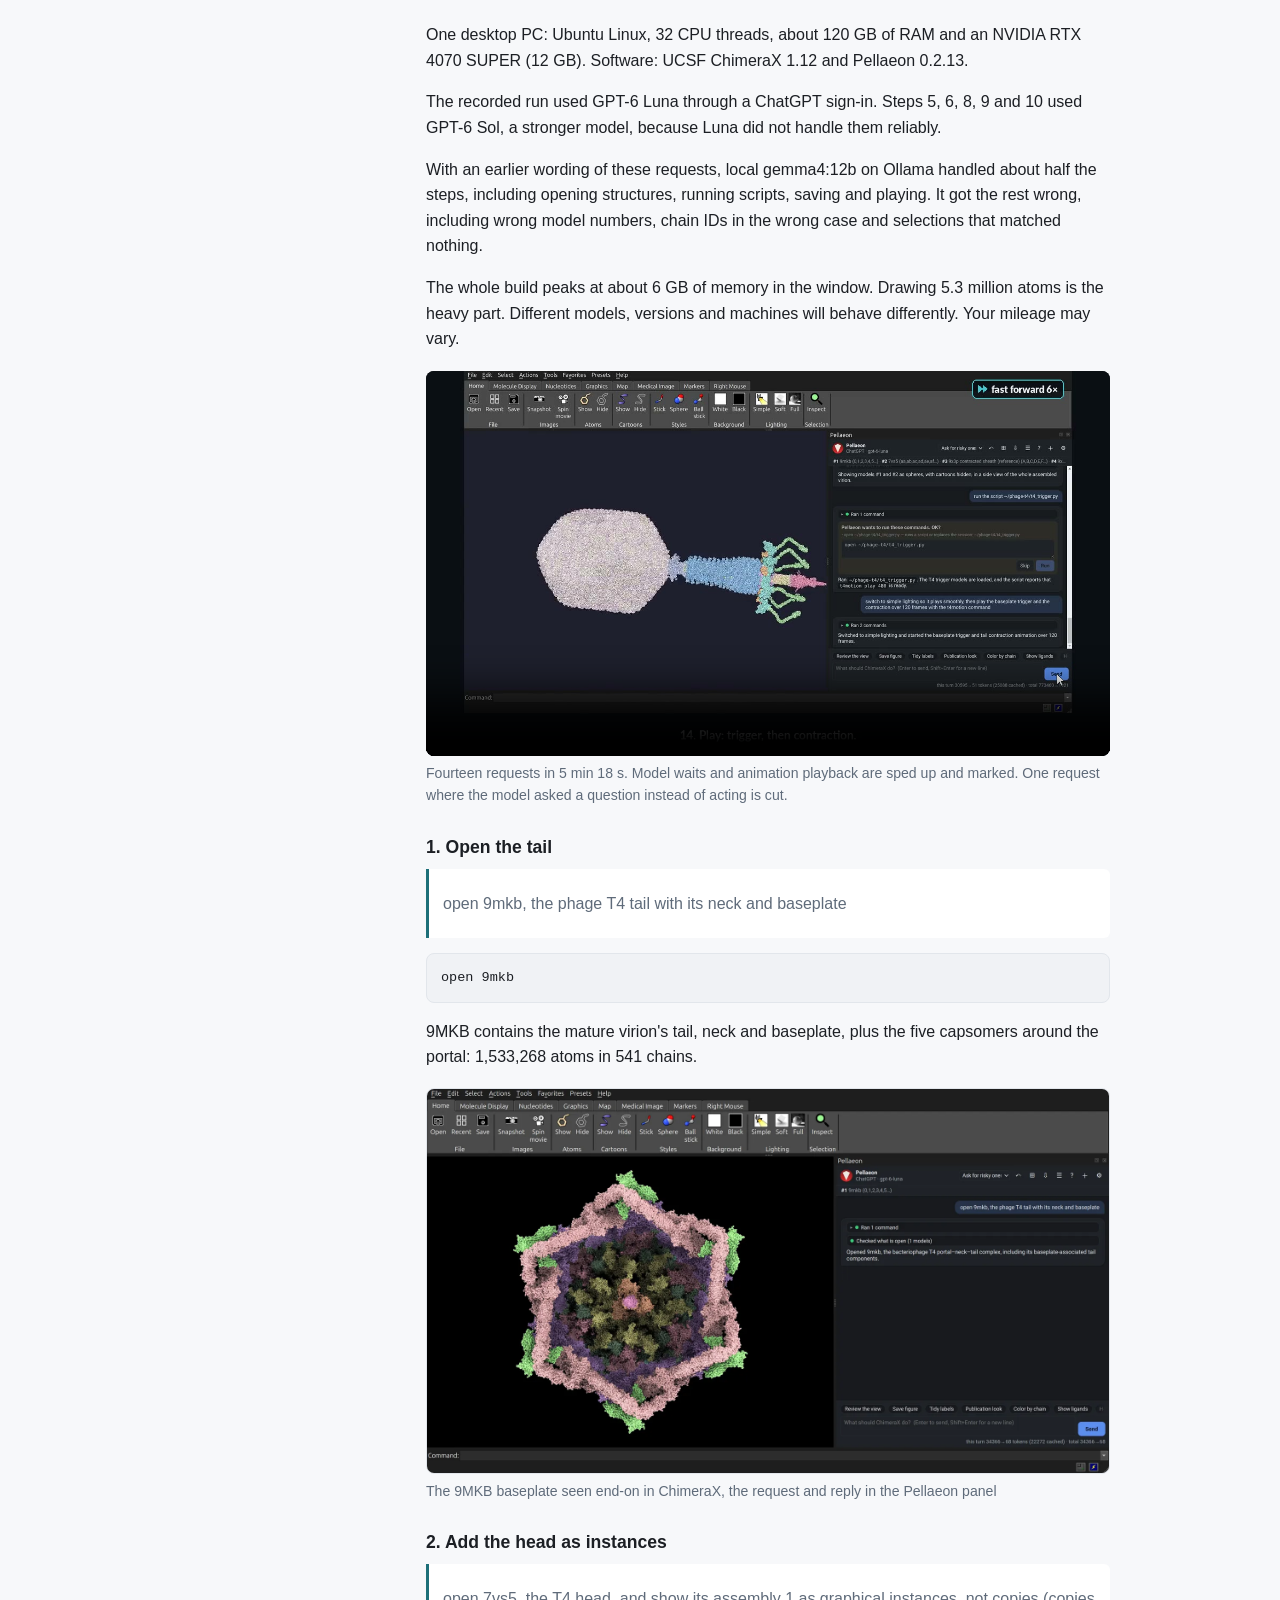
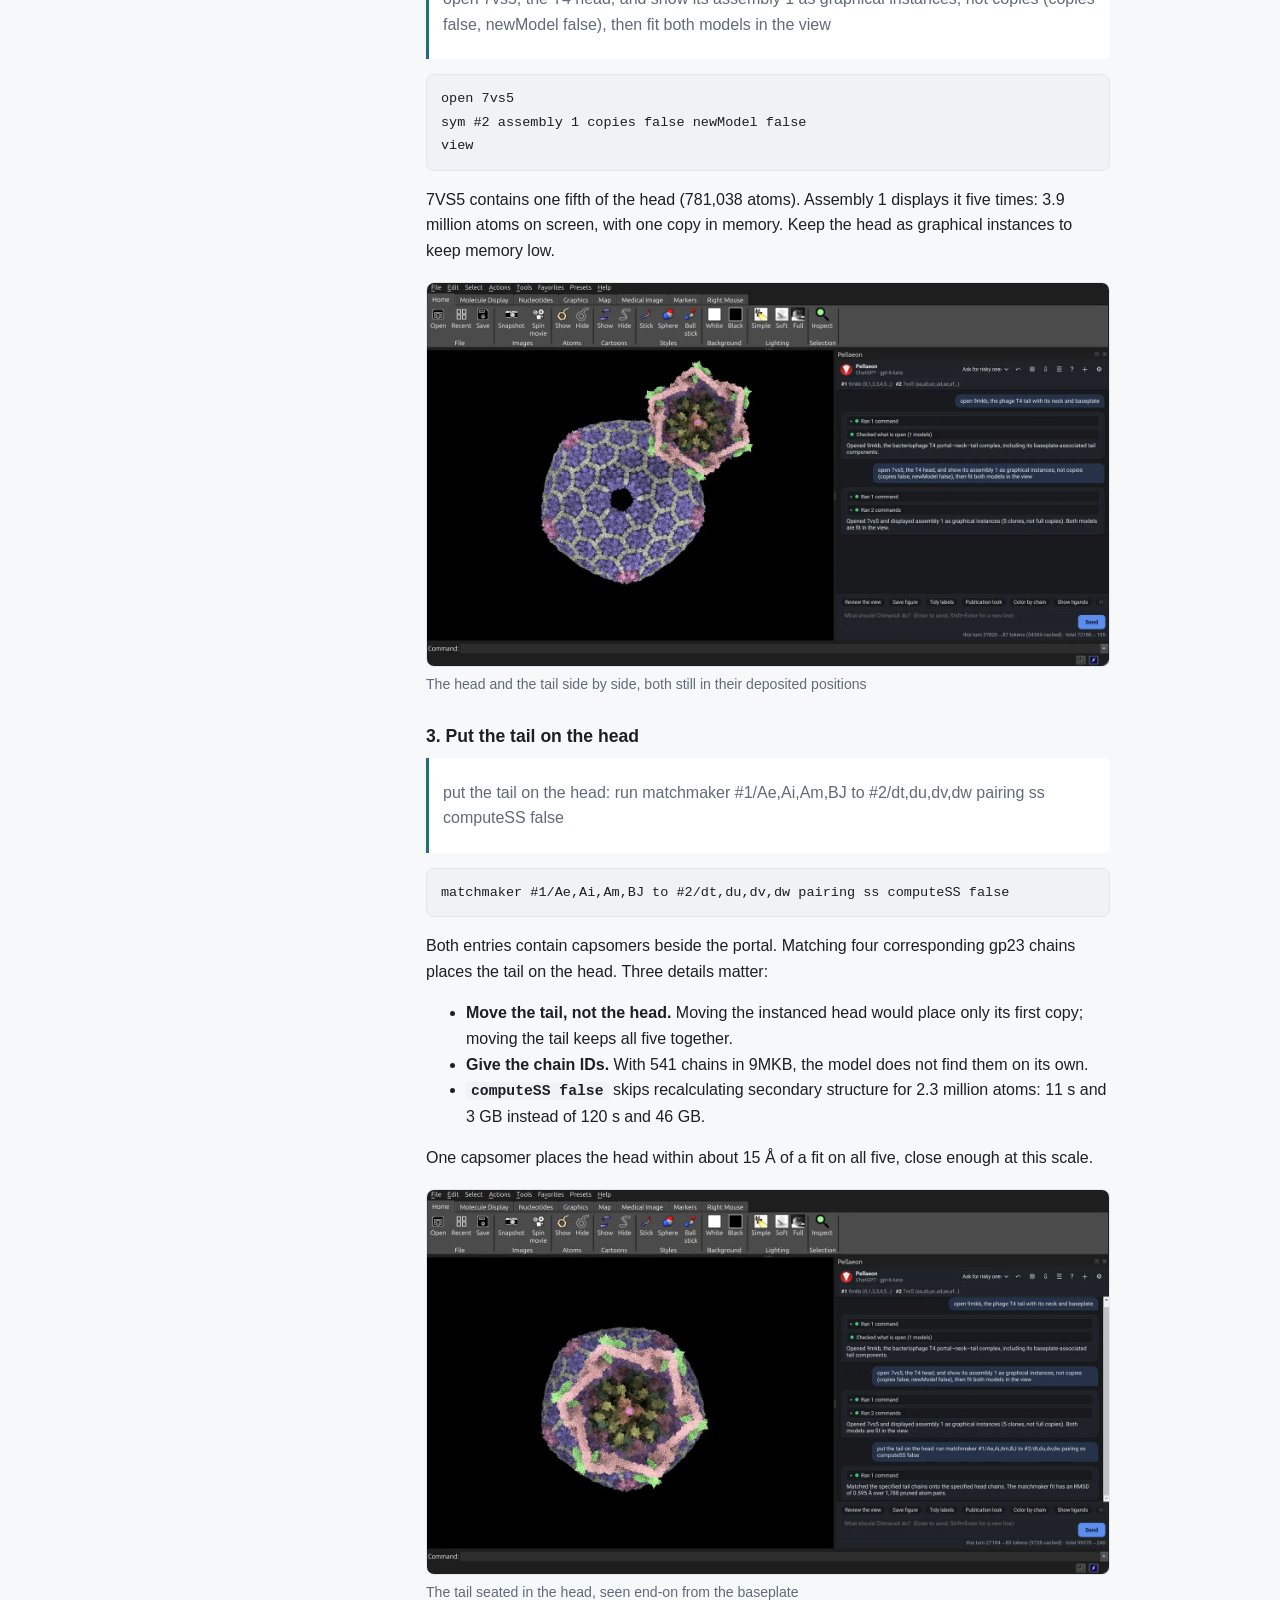
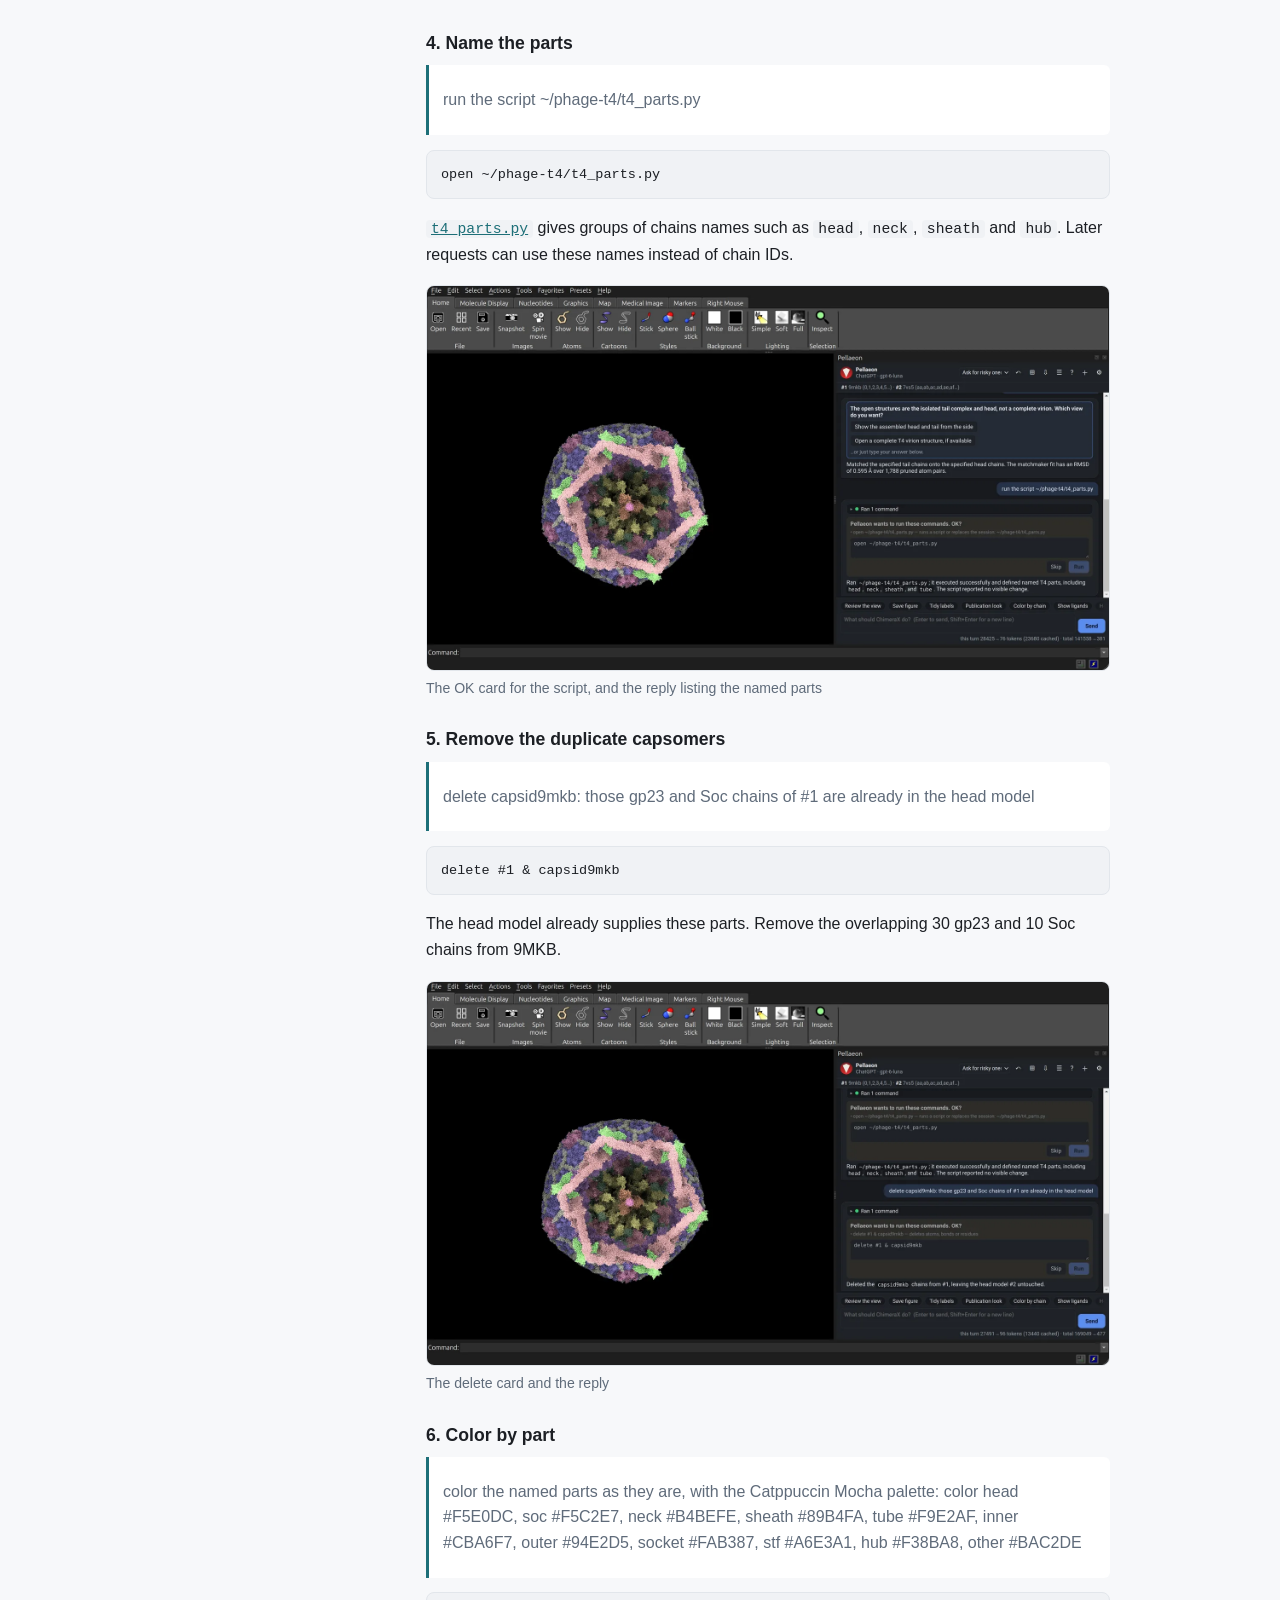
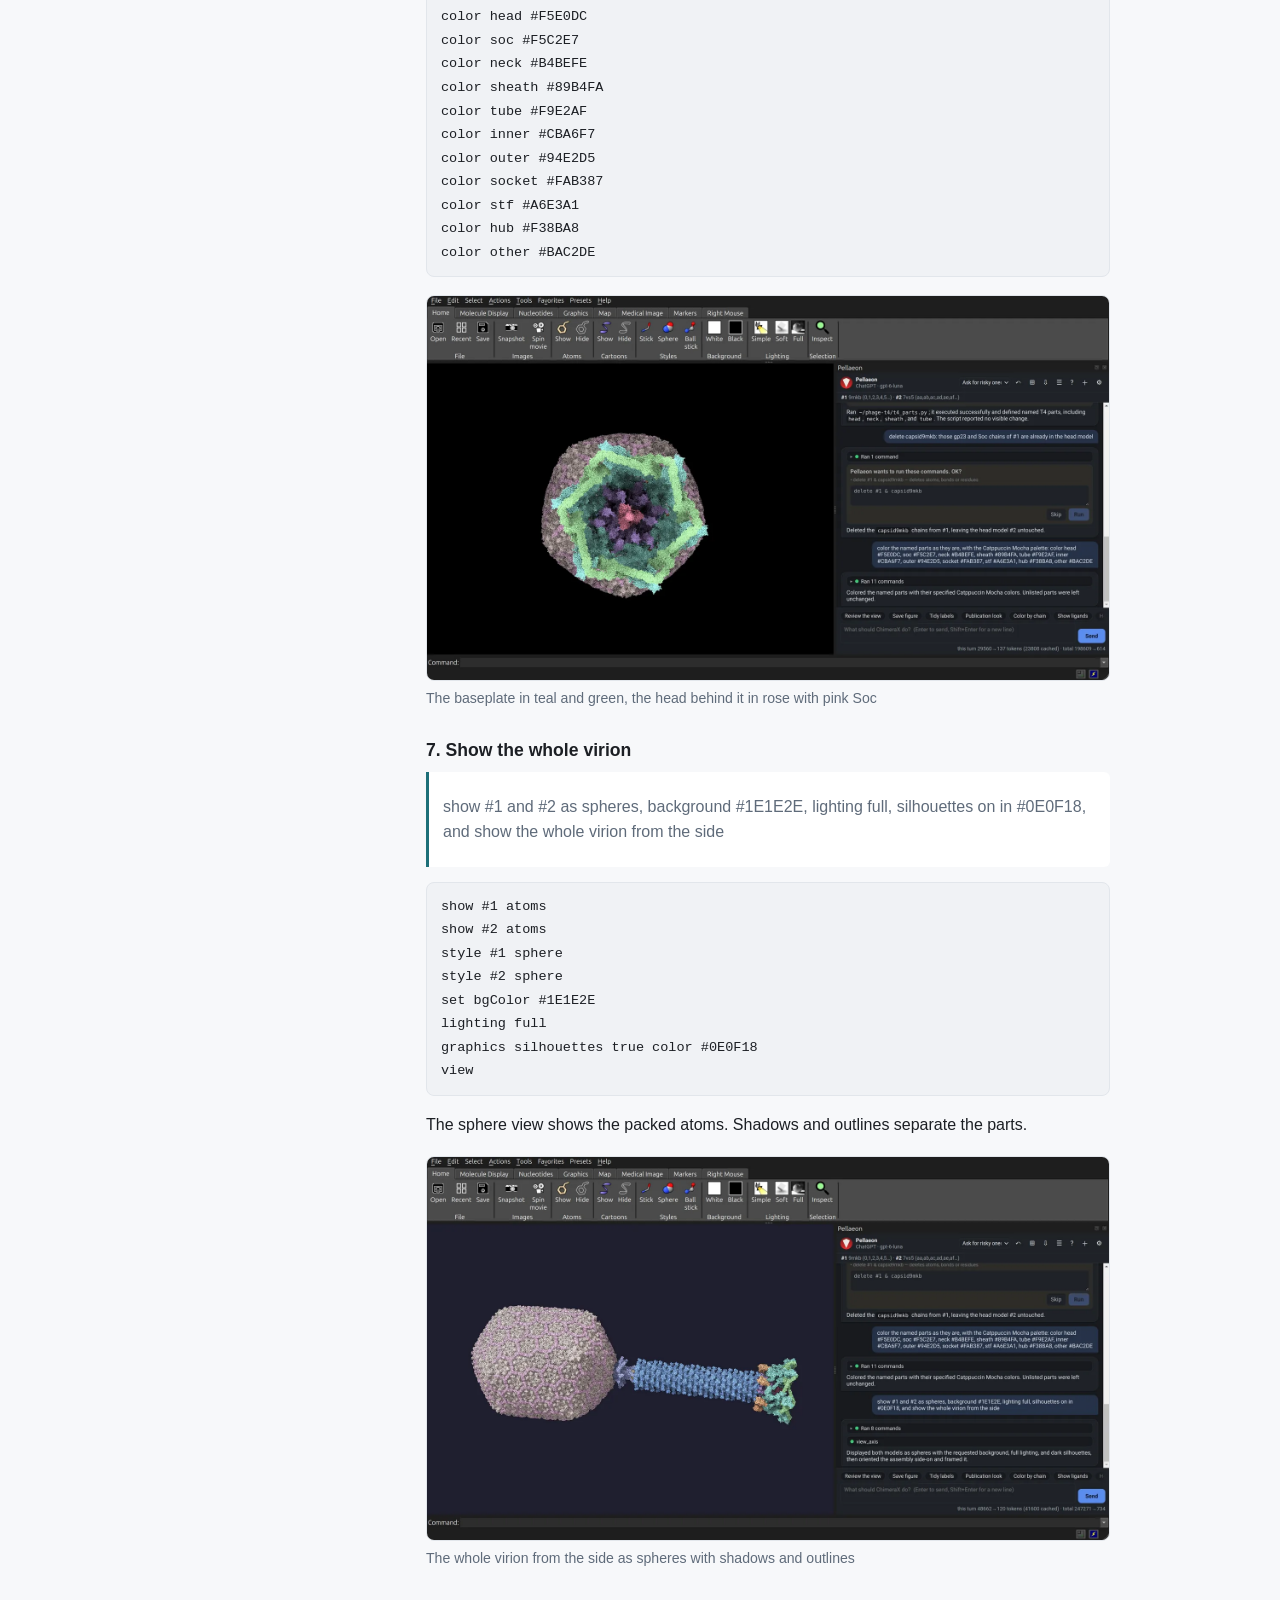
<file: docs/phage-t4.html>
<!DOCTYPE html>
<html lang="en"><head><meta charset="utf-8"><meta name="viewport" content="width=device-width, initial-scale=1">
<title>Phage T4, built in ChimeraX - Pellaeon</title><link rel="icon" href="logo.png" type="image/png"><link rel="stylesheet" href="site.css?v=c98d7796">
<meta name="description" content="Bacteriophage T4 from cryo-EM structures in ChimeraX: a film of tail contraction, annotated close-ups, and how to build the virion with Pellaeon."><link rel="canonical" href="https://tggr-lab.github.io/pellaeon/phage-t4.html"><link rel="preload" as="image" href="img/phage/hero_poster.webp" type="image/webp" fetchpriority="high">
<meta property="og:title" content="Phage T4, built in ChimeraX - Pellaeon"><meta property="og:description" content="Bacteriophage T4 from cryo-EM structures in ChimeraX: a film of tail contraction, annotated close-ups, and how to build the virion with Pellaeon."><meta property="og:image" content="https://tggr-lab.github.io/pellaeon/img/phage/og_phage_t4.jpg"><meta property="og:image:width" content="1200"><meta property="og:image:height" content="630"><meta property="og:image:alt" content="The phage T4 tail contracting on a simulated outer membrane, rendered in ChimeraX"><meta property="og:url" content="https://tggr-lab.github.io/pellaeon/phage-t4.html"><meta property="og:type" content="website"><meta name="twitter:card" content="summary_large_image"></head>
<body><div class="nav"><div class="in"><a class="brand" href="index.html"><img src="logo.png" alt="">Pellaeon</a><a class="link" href="index.html">Home</a><a class="link" href="install.html">Install</a><a class="link active" href="tutorials.html">Tutorials</a><a class="link" href="models.html">Tested models</a><a class="link" href="mcp.html">Pellaeon and MCP</a><a class="link" href="classic.html">Classic edition</a><span class="spacer"></span><a class="link gh" href="https://github.com/tggr-lab/pellaeon">GitHub</a><button class="theme" id="theme-btn" type="button" title="Theme: follows your system. Click to switch" aria-label="Switch theme">&#9680;</button></div></div>
<script>(function(){var k="pellaeon-theme",r=document.documentElement;function ap(v){if(v)r.setAttribute("data-theme",v);else r.removeAttribute("data-theme");}var v=null;try{v=localStorage.getItem(k);}catch(e){}ap(v);document.addEventListener("DOMContentLoaded",function(){var b=document.getElementById("theme-btn");if(!b)return;var names={"":"system","light":"light","dark":"dark"};function lab(){b.title="Theme: "+names[r.getAttribute("data-theme")||""]+". Click to switch";}lab();b.onclick=function(){var cur=r.getAttribute("data-theme")||"";var nxt=cur===""?"light":cur==="light"?"dark":"";ap(nxt||null);try{nxt?localStorage.setItem(k,nxt):localStorage.removeItem(k);}catch(e){}lab();};});})();</script>
<script data-goatcounter="https://pellaeon.goatcounter.com/count" async src="https://gc.zgo.at/count.js"></script>
<main><div class="doc"><nav class="toc"><details open><summary>Contents</summary><div class="toc">
<ul>
<li><a href="#the-film">The film</a></li>
<li><a href="#close-ups">Close-ups</a></li>
<li><a href="#what-you-are-looking-at">What you are looking at</a><ul>
<li><a href="#infection-in-six-steps">Infection in six steps</a></li>
<li><a href="#schematic-or-not-shown">Schematic or not shown</a></li>
</ul>
</li>
<li><a href="#build-it-with-pellaeon">Build it with Pellaeon</a><ul>
<li><a href="#tried-on">Tried on</a></li>
<li><a href="#1-open-the-tail">1. Open the tail</a></li>
<li><a href="#2-add-the-head-as-instances">2. Add the head as instances</a></li>
<li><a href="#3-put-the-tail-on-the-head">3. Put the tail on the head</a></li>
<li><a href="#4-name-the-parts">4. Name the parts</a></li>
<li><a href="#5-remove-the-duplicate-capsomers">5. Remove the duplicate capsomers</a></li>
<li><a href="#6-color-by-part">6. Color by part</a></li>
<li><a href="#7-show-the-whole-virion">7. Show the whole virion</a></li>
<li><a href="#8-the-baseplate-from-below">8. The baseplate from below</a></li>
<li><a href="#9-the-neck">9. The neck</a></li>
<li><a href="#10-the-cell-puncturing-spike">10. The cell-puncturing spike</a></li>
<li><a href="#11-save-an-image">11. Save an image</a></li>
<li><a href="#12-back-to-the-virion">12. Back to the virion</a></li>
<li><a href="#13-add-the-trigger-and-contraction">13. Add the trigger and contraction</a></li>
<li><a href="#14-play-it">14. Play it</a></li>
<li><a href="#cost">Cost</a></li>
<li><a href="#the-membrane">The membrane</a></li>
</ul>
</li>
<li><a href="#credits">Credits</a></li>
</ul>
</div>
</details></nav><article><h1 id="phage-t4-built-in-chimerax">Phage T4, built in ChimeraX</h1><nav class="subnav" aria-label="Tutorials"><a class="tn-all" href="tutorials.html">&larr; All tutorials</a><a href="surfaces.html">Previous: Electrostatics and hydrophobicity</a></nav>
<p class="ph-lead">Inspired by Tom Goddard's <a href="https://www.rbvi.ucsf.edu/chimerax/data/phage-T4-sep2022/phageT4.html">2022 ChimeraX animation of phage T4 tail contraction</a> (RBVI, UCSF). This version uses T4's own tail, head and baseplate structures released since then. It adds simulated host membranes and close-ups, with a build you can repeat by asking Pellaeon.</p>

<figure class="phage-hero"><video id="phage-loop" muted loop playsinline preload="none" poster="img/phage/hero_poster.webp" width="1280" height="720" aria-label="The T4 sheath contracts from baseplate to neck, driving the tube through a simulated outer membrane. 8 seconds, no sound."><source src="img/phage/hero_loop.webm" type="video/webm; codecs=av01.0.05M.08"><source src="img/phage/hero_loop.mp4" type="video/mp4"></video><figcaption>Tail contraction, slowed down. The real motion takes under a millisecond.</figcaption></figure>

<h2 id="the-film">The film</h2>
<div class="ph-film"><div class="ph-yt" id="ph-yt" data-id="Hyk6doMOPwk"><button type="button" class="ph-yt-play" aria-label="Play the film (loads YouTube)"><img src="img/phage/film_poster_1200.webp" srcset="img/phage/film_poster_1200.webp 1200w, img/phage/film_poster_2400.webp 2400w" sizes="(max-width: 760px) 100vw, 760px" width="1200" height="675" alt="Phage T4 from the side, with the head on the left" loading="lazy"><span class="ph-yt-btn" aria-hidden="true"></span></button></div><p class="small ph-yt-note">The player loads from youtube-nocookie.com only when you press play. <a href="https://youtu.be/Hyk6doMOPwk">Watch on YouTube</a>.</p><ol class="ph-chapters" aria-label="Chapters"><li><button type="button" class="ph-ch" data-t="0"><span>0:00</span> Bacteriophage T4</button></li><li><button type="button" class="ph-ch" data-t="17"><span>0:17</span> Tail and baseplate</button></li><li><button type="button" class="ph-ch" data-t="30"><span>0:30</span> Baseplate trigger</button></li><li><button type="button" class="ph-ch" data-t="43"><span>0:43</span> Contraction</button></li><li><button type="button" class="ph-ch" data-t="56"><span>0:56</span> Between the membranes</button></li><li><button type="button" class="ph-ch" data-t="67"><span>1:07</span> Structures and credits</button></li></ol><p class="small">Phone cut, 9:16: <a href="https://youtube.com/shorts/cFwewmXqqAM">watch</a>.</p></div>

<p>85 seconds, rendered in ChimeraX by a movie script from the same models: 5,094 frames at 3840 × 2160, about 9 hours on one GPU. The proteins use deposited models; the membranes are simulations. See <a href="#schematic-or-not-shown">what is schematic or not shown</a>.</p>
<h2 id="close-ups">Close-ups</h2>
<p>Twelve views of the same models. Select a numbered dot to name a part. Drag a slider to compare two states; ⤢ opens a larger view.</p>
<div class="pg-grid"><figure class="pg-card" id="g-C2b"><div class="pg-frame"><div class="pg-media"><img src="img/phage/C2b_neck_from_below_1200.webp" srcset="img/phage/C2b_neck_from_below_1200.webp 1200w, img/phage/C2b_neck_from_below_2400.webp 2400w" sizes="(max-width: 760px) 100vw, 760px" width="1200" height="675" alt="A peach ring of gp3 with a dark channel in its centre, green gp15 crescents around it, the head lattice behind" loading="lazy"><button class="pg-spot" type="button" style="left:62.1%;top:41.8%" data-label="gp3, tube terminator" data-fact="Six copies cap the top of the tail tube." aria-label="1: gp3, tube terminator">1</button><button class="pg-spot" type="button" style="left:34.0%;top:19.1%" data-label="gp15, tail terminator" data-fact="Six copies form the tail terminator. Its contact with gp14 buries about 27,000 Å²." aria-label="2: gp15, tail terminator">2</button><button class="pg-spot" type="button" style="left:49.5%;top:42.9%" data-label="Portal, gp20" data-fact="Twelve gp20 copies surround a channel about 4 nm wide, enough for one DNA duplex." aria-label="3: Portal, gp20">3</button><button class="pg-spot" type="button" style="left:12.9%;top:30.0%" data-label="Head shell, gp23*" data-fact="The elongated head is about 120 by 86 nm." aria-label="4: Head shell, gp23*">4</button></div><p class="pg-note" aria-live="polite">Select a number to name the part.</p><button class="pg-zoom" type="button" data-full="img/phage/C2b_neck_from_below_2400.webp" aria-label="Open Looking toward the head larger">&#x2922;</button></div><figcaption><b>Looking toward the head</b> Looking from the tail toward the head. Six-fold rings of gp3 and gp15 sit below the twelve-fold portal. <span class="pg-ids">PDB 9MKB, 7VS5</span></figcaption></figure><figure class="pg-card" id="g-C5a"><div class="pg-frame"><div class="pg-media"><img src="img/phage/C5a_needle_tip_ecu_1200.webp" srcset="img/phage/C5a_needle_tip_ecu_1200.webp 1200w, img/phage/C5a_needle_tip_ecu_2400.webp 2400w" sizes="(max-width: 760px) 100vw, 760px" width="1200" height="675" alt="A red ribbon β-helix pointing right, ending in a thin tip, purple baseplate out of focus on the left" loading="lazy"><button class="pg-spot" type="button" style="left:79.5%;top:50.0%" data-label="gp5.4" data-fact="The tip protein. Tails seen on cells after contraction lack about 16 nm of the spike." aria-label="1: gp5.4">1</button><button class="pg-spot" type="button" style="left:57.6%;top:49.7%" data-label="gp5 β-helix" data-fact="Three gp5 chains wound into one β-helix, about 11 nm long." aria-label="2: gp5 β-helix">2</button><button class="pg-spot" type="button" style="left:15.1%;top:51.9%" data-label="Baseplate hub" data-fact="gp27 and the inner baseplate, out of focus." aria-label="3: Baseplate hub">3</button></div><p class="pg-note" aria-live="polite">Select a number to name the part.</p><button class="pg-zoom" type="button" data-full="img/phage/C5a_needle_tip_ecu_2400.webp" aria-label="Open The spike tip larger">&#x2922;</button></div><figcaption><b>The spike tip</b> The gp5 β-helix ends in gp5.4, the small protein at the spike tip. <span class="pg-ids">PDB 9MKB</span></figcaption></figure><figure class="pg-card" id="g-C3b"><div class="pg-frame"><div class="pg-media"><img src="img/phage/C3b_tube_cutaway_coulombic_1200.webp" srcset="img/phage/C3b_tube_cutaway_coulombic_1200.webp 1200w, img/phage/C3b_tube_cutaway_coulombic_2400.webp 2400w" sizes="(max-width: 760px) 100vw, 760px" width="1200" height="675" alt="A vertical tube cut lengthwise: yellow cut faces, a pink and white lining, blue sheath behind" loading="lazy"><button class="pg-spot" type="button" style="left:53.8%;top:50.9%" data-label="Channel" data-fact="4 nm wide, inside a tube 9 nm across." aria-label="1: Channel">1</button><button class="pg-spot" type="button" style="left:42.7%;top:49.8%" data-label="Cut face" data-fact="Yellow marks where the cut passes through the gp19 rings." aria-label="2: Cut face">2</button><button class="pg-spot" type="button" style="left:64.7%;top:50.5%" data-label="Sheath, gp18" data-fact="The back half of the sheath around the tube." aria-label="3: Sheath, gp18">3</button></div><p class="pg-note" aria-live="polite">Select a number to name the part.</p><button class="pg-zoom" type="button" data-full="img/phage/C3b_tube_cutaway_coulombic_2400.webp" aria-label="Open Inside the tube larger">&#x2922;</button></div><figcaption><b>Inside the tube</b> The tail tube, cut lengthwise. ChimeraX colors the lining by computed electrostatic potential: red negative, blue positive (-10 to +10 kcal/mol·e). <span class="pg-ids">PDB 9MKB</span></figcaption></figure><figure class="pg-card" id="g-C6b"><div class="pg-frame"><div class="pg-slider" style="--pos:50%"><img src="img/phage/C6b_pre_1200.webp" srcset="img/phage/C6b_pre_1200.webp 1200w, img/phage/C6b_pre_2400.webp 2400w" sizes="(max-width: 760px) 100vw, 760px" width="1200" height="675" alt="The baseplate seen from below, a compact hexagon before and an open six-pointed star after the trigger: Before the trigger, 9MKB" loading="lazy"><div class="pg-after"><img src="img/phage/C6b_post_1200.webp" srcset="img/phage/C6b_post_1200.webp 1200w, img/phage/C6b_post_2400.webp 2400w" sizes="(max-width: 760px) 100vw, 760px" width="1200" height="675" alt="The baseplate seen from below, a compact hexagon before and an open six-pointed star after the trigger: After, 9X3Q + 9X3R" loading="lazy"></div><div class="pg-bar" aria-hidden="true"><span></span></div><input class="pg-range" type="range" min="0" max="100" value="50" step="1" aria-label="Compare Before the trigger, 9MKB (left) with After, 9X3Q + 9X3R (right)"></div><div class="pg-states"><span>&#9664; Before the trigger, 9MKB</span><span>After, 9X3Q + 9X3R &#9654;</span></div><button class="pg-zoom" type="button" data-full="img/phage/C6b_pre_2400.webp" data-full2="img/phage/C6b_post_2400.webp" aria-label="Open Hexagon to star larger">&#x2922;</button></div><figcaption><b>Hexagon to star</b> The baseplate from below: a hexagon about 52 nm across opens to a star about 61 nm across. A hint of Demogorgon. The gp12 fibers stay folded; their swing is schematic. <span class="pg-ids">PDB 9MKB, 9X3Q, 9X3R, 5IV7</span></figcaption></figure><figure class="pg-card" id="g-C7b"><div class="pg-frame"><div class="pg-media"><img src="img/phage/C7b_ompc_lps_macro_1200.webp" srcset="img/phage/C7b_ompc_lps_macro_1200.webp 1200w, img/phage/C7b_ompc_lps_macro_2400.webp 2400w" sizes="(max-width: 760px) 100vw, 760px" width="1200" height="675" alt="A white and lilac β-barrel trimer standing in a membrane of blue and gray spheres" loading="lazy"><button class="pg-spot" type="button" style="left:49.7%;top:40.4%" data-label="OmpC trimer" data-fact="Three 16-stranded β-barrels. The long tail fibers bind it." aria-label="1: OmpC trimer">1</button><button class="pg-spot" type="button" style="left:90.4%;top:25.2%" data-label="Outer leaflet" data-fact="Rough E. coli K-12 lipopolysaccharide, with no O-antigen. The membrane comes from a tiled simulation." aria-label="2: Outer leaflet">2</button></div><p class="pg-note" aria-live="polite">Select a number to name the part.</p><button class="pg-zoom" type="button" data-full="img/phage/C7b_ompc_lps_macro_2400.webp" aria-label="Open Where the fibers bind larger">&#x2922;</button></div><figcaption><b>Where the fibers bind</b> OmpC, a receptor for T4 on E. coli K-12, in a simulated outer membrane. The cut passes through the trimer. <span class="pg-ids">PDB 2J1N; membrane: Gutishvili 2025</span></figcaption></figure><figure class="pg-card" id="g-C1a"><div class="pg-frame"><div class="pg-media"><img src="img/phage/C1a_capsid_lattice_raking_1200.webp" srcset="img/phage/C1a_capsid_lattice_raking_1200.webp 1200w, img/phage/C1a_capsid_lattice_raking_2400.webp 2400w" sizes="(max-width: 760px) 100vw, 760px" width="1200" height="675" alt="The capsid surface in low light, rounded hexagonal bumps outlined in pink" loading="lazy"><button class="pg-spot" type="button" style="left:50.3%;top:54.7%" data-label="gp23* hexamer" data-fact="One of 155 capsomers in the head." aria-label="1: gp23* hexamer">1</button><button class="pg-spot" type="button" style="left:62.1%;top:41.9%" data-label="Soc" data-fact="860 copies sit between the capsomers in this model." aria-label="2: Soc">2</button></div><p class="pg-note" aria-live="polite">Select a number to name the part.</p><button class="pg-zoom" type="button" data-full="img/phage/C1a_capsid_lattice_raking_2400.webp" aria-label="Open The head lattice larger">&#x2922;</button></div><figcaption><b>The head lattice</b> gp23* hexamers form the head lattice, with Soc between them. <span class="pg-ids">PDB 7VS5</span></figcaption></figure><figure class="pg-card" id="g-C8a"><div class="pg-frame"><div class="pg-slider" style="--pos:50%"><img src="img/phage/C8a_map_1200.webp" srcset="img/phage/C8a_map_1200.webp 1200w, img/phage/C8a_map_2400.webp 2400w" sizes="(max-width: 760px) 100vw, 760px" width="1200" height="675" alt="A slab of the sheath as a gray density surface and as blue atoms: Cryo-EM map, EMD-48324" loading="lazy"><div class="pg-after"><img src="img/phage/C8a_model_1200.webp" srcset="img/phage/C8a_model_1200.webp 1200w, img/phage/C8a_model_2400.webp 2400w" sizes="(max-width: 760px) 100vw, 760px" width="1200" height="675" alt="A slab of the sheath as a gray density surface and as blue atoms: Atomic model, 9MKB" loading="lazy"></div><div class="pg-bar" aria-hidden="true"><span></span></div><input class="pg-range" type="range" min="0" max="100" value="50" step="1" aria-label="Compare Cryo-EM map, EMD-48324 (left) with Atomic model, 9MKB (right)"></div><div class="pg-states"><span>&#9664; Cryo-EM map, EMD-48324</span><span>Atomic model, 9MKB &#9654;</span></div><button class="pg-zoom" type="button" data-full="img/phage/C8a_map_2400.webp" data-full2="img/phage/C8a_model_2400.webp" aria-label="Open Map and model larger">&#x2922;</button></div><figcaption><b>Map and model</b> The same section of tail as cryo-EM density (contour 0.012) and as the atomic model built into it. 84 % of the atoms of one gp18 subunit lie inside the contour. <span class="pg-ids">EMD-48324, PDB 9MKB</span></figcaption></figure><figure class="pg-card" id="g-C5b"><div class="pg-frame"><div class="pg-media"><img src="img/phage/C5b_hub_torch_1200.webp" srcset="img/phage/C5b_hub_torch_1200.webp 1200w, img/phage/C5b_hub_torch_2400.webp 2400w" sizes="(max-width: 760px) 100vw, 760px" width="1200" height="675" alt="Ribbon model of a spike hanging under purple baseplate proteins" loading="lazy"><button class="pg-spot" type="button" style="left:49.6%;top:9.6%" data-label="gp27 trimer" data-fact="The gp27 trimer holds the spike in the baseplate. Its channel is 2.5 nm wide." aria-label="1: gp27 trimer">1</button><button class="pg-spot" type="button" style="left:39.6%;top:45.3%" data-label="gp5 lysozyme domain" data-fact="Released in the periplasm, where it digests the cell wall." aria-label="2: gp5 lysozyme domain">2</button><button class="pg-spot" type="button" style="left:49.6%;top:61.0%" data-label="gp5 β-helix" data-fact="About 11 nm long." aria-label="3: gp5 β-helix">3</button><button class="pg-spot" type="button" style="left:50.2%;top:88.9%" data-label="gp5.4" data-fact="The small protein at the end of the spike." aria-label="4: gp5.4">4</button></div><p class="pg-note" aria-live="polite">Select a number to name the part.</p><button class="pg-zoom" type="button" data-full="img/phage/C5b_hub_torch_2400.webp" aria-label="Open The spike larger">&#x2922;</button></div><figcaption><b>The spike</b> gp27, three gp5 chains and the gp5.4 tip: a spike about 19 nm long under the baseplate. <span class="pg-ids">PDB 9MKB</span></figcaption></figure><figure class="pg-card" id="g-C4a"><div class="pg-frame"><div class="pg-slider" style="--pos:50%"><img src="img/phage/C4a_extended_1200.webp" srcset="img/phage/C4a_extended_1200.webp 1200w, img/phage/C4a_extended_2400.webp 2400w" sizes="(max-width: 760px) 100vw, 760px" width="1200" height="675" alt="One sheath subunit as a blue ribbon with a green arm and a peach arm that swings up in the contracted state: Extended, 9MKB" loading="lazy"><div class="pg-after"><img src="img/phage/C4a_contracted_1200.webp" srcset="img/phage/C4a_contracted_1200.webp 1200w, img/phage/C4a_contracted_2400.webp 2400w" sizes="(max-width: 760px) 100vw, 760px" width="1200" height="675" alt="One sheath subunit as a blue ribbon with a green arm and a peach arm that swings up in the contracted state: Contracted, 9X3P" loading="lazy"></div><div class="pg-bar" aria-hidden="true"><span></span></div><input class="pg-range" type="range" min="0" max="100" value="50" step="1" aria-label="Compare Extended, 9MKB (left) with Contracted, 9X3P (right)"></div><div class="pg-states"><span>&#9664; Extended, 9MKB</span><span>Contracted, 9X3P &#9654;</span></div><button class="pg-zoom" type="button" data-full="img/phage/C4a_extended_2400.webp" data-full2="img/phage/C4a_contracted_2400.webp" aria-label="Open A sheath subunit in two states larger">&#x2922;</button></div><figcaption><b>A sheath subunit in two states</b> The same gp18 subunit from the extended and contracted sheath, aligned on its core. Its core matches within 1.6 Å over 611 Cα pairs; the two arms that grip neighboring subunits move. <span class="pg-ids">PDB 9MKB, 9X3P</span></figcaption></figure><figure class="pg-card" id="g-C3a"><div class="pg-frame"><div class="pg-media"><img src="img/phage/C3a_tube_lumen_1200.webp" srcset="img/phage/C3a_tube_lumen_1200.webp 1200w, img/phage/C3a_tube_lumen_2400.webp 2400w" sizes="(max-width: 760px) 100vw, 760px" width="1200" height="675" alt="A tunnel of pink and blue surface rings receding to a dark centre" loading="lazy"><button class="pg-spot" type="button" style="left:47.7%;top:49.3%" data-label="Channel" data-fact="4 nm wide." aria-label="1: Channel">1</button><button class="pg-spot" type="button" style="left:81.0%;top:32.6%" data-label="Lining" data-fact="Computed electrostatic potential: red negative, blue positive." aria-label="2: Lining">2</button></div><p class="pg-note" aria-live="polite">Select a number to name the part.</p><button class="pg-zoom" type="button" data-full="img/phage/C3a_tube_lumen_2400.webp" aria-label="Open Along the tail tube larger">&#x2922;</button></div><figcaption><b>Along the tail tube</b> Looking along 50 nm of gp19 rings. Red marks negative and blue positive computed electrostatic potential. <span class="pg-ids">PDB 9MKB</span></figcaption></figure><figure class="pg-card" id="g-C8b"><div class="pg-frame"><div class="pg-media"><img src="img/phage/C8b_map_mesh_ecu_1200.webp" srcset="img/phage/C8b_map_mesh_ecu_1200.webp 1200w, img/phage/C8b_map_mesh_ecu_2400.webp 2400w" sizes="(max-width: 760px) 100vw, 760px" width="1200" height="675" alt="Stick model of a short stretch of protein inside a translucent gray density" loading="lazy"><button class="pg-spot" type="button" style="left:48.4%;top:51.5%" data-label="Cryo-EM map" data-fact="The composite map has a reported resolution of 3.8 Å." aria-label="1: Cryo-EM map">1</button></div><p class="pg-note" aria-live="polite">Select a number to name the part.</p><button class="pg-zoom" type="button" data-full="img/phage/C8b_map_mesh_ecu_2400.webp" aria-label="Open Side chains in density larger">&#x2922;</button></div><figcaption><b>Side chains in density</b> gp18 residues 200 to 232 in the cryo-EM map EMD-48324. Only density within 2.6 Å of the model is shown. <span class="pg-ids">EMD-48324, PDB 9MKB</span></figcaption></figure><figure class="pg-card" id="g-C2a"><div class="pg-frame"><div class="pg-media"><img src="img/phage/C2a_neck_cutaway_1200.webp" srcset="img/phage/C2a_neck_cutaway_1200.webp 1200w, img/phage/C2a_neck_cutaway_2400.webp 2400w" sizes="(max-width: 760px) 100vw, 760px" width="1200" height="675" alt="A side cutaway of the neck: purple portal, blue and teal rings, green and peach rings below, the head shell above" loading="lazy"><button class="pg-spot" type="button" style="left:50.5%;top:24.0%" data-label="Portal, gp20" data-fact="Twelve copies." aria-label="1: Portal, gp20">1</button><button class="pg-spot" type="button" style="left:52.3%;top:47.3%" data-label="gp13" data-fact="Twelve copies form a ring where the fibritin whiskers attach." aria-label="2: gp13">2</button><button class="pg-spot" type="button" style="left:48.8%;top:63.0%" data-label="gp14" data-fact="Six copies sit below twelve-fold rings, at the change in symmetry." aria-label="3: gp14">3</button><button class="pg-spot" type="button" style="left:47.8%;top:75.5%" data-label="gp15" data-fact="Six copies form the tail terminator. Its contact with gp14 buries about 27,000 Å²." aria-label="4: gp15">4</button><button class="pg-spot" type="button" style="left:50.8%;top:85.3%" data-label="gp3" data-fact="Six copies cap the tail tube." aria-label="5: gp3">5</button><button class="pg-spot" type="button" style="left:32.9%;top:51.9%" data-label="Fibritin" data-fact="The model includes 79 of 487 residues. The full whiskers are 53 nm long." aria-label="6: Fibritin">6</button></div><p class="pg-note" aria-live="polite">Select a number to name the part.</p><button class="pg-zoom" type="button" data-full="img/phage/C2a_neck_cutaway_2400.webp" aria-label="Open Inside the neck larger">&#x2922;</button></div><figcaption><b>Inside the neck</b> The front half of the neck is removed to show where twelve-fold rings meet six-fold rings. <span class="pg-ids">PDB 9MKB, 7VS5</span></figcaption></figure></div><dialog class="pg-box" id="pg-box" aria-label="Image viewer"><button class="pg-close" type="button" aria-label="Close">&times;</button><button class="pg-prev" type="button" aria-label="Previous image">&#8249;</button><button class="pg-next" type="button" aria-label="Next image">&#8250;</button><div class="pg-box-media"></div><p class="pg-box-cap"></p></dialog>

<h2 id="what-you-are-looking-at">What you are looking at</h2>
<figure class="vd"><div class="vd-wrap" style="aspect-ratio:3840/2120"><img src="img/phage/virion_side_1200.webp" srcset="img/phage/virion_side_1200.webp 1200w, img/phage/virion_side_2400.webp 2400w" sizes="(max-width: 760px) 100vw, 760px" style="top:14.151%;height:71.698%" alt="The whole T4 virion from the side: a prolate head on the left, the neck, a striped sheath and the baseplate on the right" loading="lazy"><svg viewBox="0 0 3840 2120" preserveAspectRatio="none" aria-hidden="true"><path d="M768,258 L768,298 L1151,680"/><circle cx="1151" cy="680" r="9"/><path d="M1805,258 L1805,298 L1996,1015"/><circle cx="1996" cy="1015" r="9"/><path d="M2726,258 L2726,298 L2688,954"/><circle cx="2688" cy="954" r="9"/><path d="M3533,258 L3533,298 L3491,816"/><circle cx="3491" cy="816" r="9"/><path d="M2918,1862 L2918,1822 L3494,1122"/><circle cx="3494" cy="1122" r="9"/><path d="M3456,1862 L3456,1822 L3597,1341"/><circle cx="3597" cy="1341" r="9"/><path class="vd-scale" d="M115,1970 L782,1970"/></svg><span class="vd-lab vd-top" style="left:20.00%;top:12.17%"><i>1</i><b>Head</b> 120 × 86 nm</span><span class="vd-lab vd-top" style="left:47.00%;top:12.17%"><i>2</i><b>Neck</b> portal, gp13, gp14, gp15</span><span class="vd-lab vd-top" style="left:71.00%;top:12.17%"><i>3</i><b>Sheath, gp18</b> 23 rings, 92.5 nm</span><span class="vd-lab vd-top" style="left:92.00%;top:12.17%"><i>4</i><b>Baseplate</b> 52 nm across</span><span class="vd-lab vd-bottom" style="left:76.00%;top:87.83%"><i>5</i><b>Spike</b> gp5, gp5.4</span><span class="vd-lab vd-bottom" style="left:90.00%;top:87.83%"><i>6</i><b>Short fibers</b> gp12, folded</span><span class="vd-lab vd-scalelab" style="left:20.36%;top:92.92%">50 nm</span></div><ol class="vd-legend"><li><b>Head</b> 120 × 86 nm</li><li><b>Neck</b> portal, gp13, gp14, gp15</li><li><b>Sheath, gp18</b> 23 rings, 92.5 nm</li><li><b>Baseplate</b> 52 nm across</li><li><b>Spike</b> gp5, gp5.4</li><li><b>Short fibers</b> gp12, folded</li></ol><figcaption>T4 assembled from 9MKB and 7VS5, shown from the side without perspective. The scale bar applies to this view. Published dimensions: Leiman et al. 2010; Fang et al. 2022. The model measures 243 nm from baseplate to head tip.</figcaption></figure>

<h3 id="infection-in-six-steps">Infection in six steps</h3>
<ol class="ph-beats">
<li><b>Search</b>Long tail fibers, 144 to 160 nm, bind OmpC or lipopolysaccharide (LPS). Binding by three fibers commits the phage to infection. <span class="ph-tag">not shown</span></li>
<li><b>Trigger</b>The baseplate opens from a 52 nm hexagon to a 61 nm star; in the model gp11 turns 95°. The short fibers unfold onto the LPS core. <span class="ph-tag">fiber swing schematic</span></li>
<li><b>Contraction</b>A wave runs from the baseplate to the neck through all 23 sheath rings: rise 39.7 to 16.2 Å, twist 17.2 to 32.9° per ring. The sheath shortens from 925 to 420 Å, the head moves about 50 nm and the tube turns about 345°. In reality this takes under a millisecond.</li>
<li><b>Outer membrane</b>The tube pierces the outer membrane. About 16 nm of the spike, comprising gp5 and gp5.4, is lost on the way.</li>
<li><b>Periplasm</b>The gp5 lysozyme digests peptidoglycan, the cell-wall mesh. The inner membrane, about 30 nm away, bulges about 16 nm to meet the tube tip and fuses with it. <span class="ph-tag">bulge not shown</span></li>
<li><b>Genome</b>168,903 base pairs packed at about 500 mg/ml enter the cell at up to 3 to 4 kbp per second. <span class="ph-tag">not shown</span></li>
</ol>

<h3 id="schematic-or-not-shown">Schematic or not shown</h3>
<ul>
<li><strong>Long tail fibers and the fibritin whiskers</strong>: not shown. Deposited structures contain only short pieces.</li>
<li><strong>Short tail fibers (gp12)</strong>: no extended structure exists. Here they stay folded and swing as rigid bodies with their gp11 trimers.</li>
<li><strong>Contraction wave</strong>: the sheath is interpolated between deposited end states (9MKB, 9X3P). The wave's shape and speed are modeled, not imaged.</li>
<li><strong>Membranes</strong>: tiled snapshots of all-atom simulations, not experimental structures. LPS covers about 67 % of the outer leaflet; the tile seams are unrelaxed.</li>
<li><strong>Inner-membrane bulge and DNA entry</strong>: not shown.</li>
<li><strong>Time</strong>: stretched. The real contraction takes under a millisecond.</li>
</ul>
<h2 id="build-it-with-pellaeon">Build it with Pellaeon</h2>
<p>Type these fourteen requests into Pellaeon in order. Each step shows the request, the commands it ran and the resulting view. By default, running scripts, deleting atoms and saving files wait for your OK.</p>
<p>Use ChimeraX 1.9 or newer. Allow about 6 GB of free memory and 64 MB of downloads (<a href="#cost">cost notes</a>). Download <code>t4_parts.py</code>, <code>t4_trigger.py</code> and <code>t4_wave.py</code> from <a href="examples/phage-t4/">examples/phage-t4</a> (MIT license), and put them together in <code>~/phage-t4</code>. Start with an empty ChimeraX session so the model numbers match the requests.</p>
<h3 id="tried-on">Tried on</h3>
<p>One desktop PC: Ubuntu Linux, 32 CPU threads, about 120 GB of RAM and an NVIDIA RTX 4070 SUPER (12 GB). Software: UCSF ChimeraX 1.12 and Pellaeon 0.2.13.</p>
<p>The recorded run used GPT-6 Luna through a ChatGPT sign-in. Steps 5, 6, 8, 9 and 10 used GPT-6 Sol, a stronger model, because Luna did not handle them reliably.</p>
<p>With an earlier wording of these requests, local gemma4:12b on Ollama handled about half the steps, including opening structures, running scripts, saving and playing. It got the rest wrong, including wrong model numbers, chain IDs in the wrong case and selections that matched nothing.</p>
<p>The whole build peaks at about 6 GB of memory in the window. Drawing 5.3 million atoms is the heavy part. Different models, versions and machines will behave differently. Your mileage may vary.</p>
<figure class="vid"><video controls muted playsinline preload="none" poster="img/phage/phage_t4_tutorial.jpg" aria-label="Building phage T4 with Pellaeon, 5 minutes 18 seconds"><source src="img/phage/phage_t4_tutorial.mp4" type="video/mp4"><track kind="captions" srclang="en" label="English" src="img/phage/phage_t4_tutorial.vtt"></video><figcaption>Fourteen requests in 5 min 18 s. Model waits and animation playback are sped up and marked. One request where the model asked a question instead of acting is cut.</figcaption></figure>

<h3 id="1-open-the-tail">1. Open the tail</h3>
<blockquote>
<p>open 9mkb, the phage T4 tail with its neck and baseplate</p>
</blockquote>
<pre><code>open 9mkb
</code></pre>
<p>9MKB contains the mature virion's tail, neck and baseplate, plus the five capsomers around the portal: 1,533,268 atoms in 541 chains.</p>
<figure><img loading="lazy" alt="The 9MKB baseplate seen end-on in ChimeraX, the request and reply in the Pellaeon panel" src="img/phage/shots/phage_01_open.webp" /><figcaption>The 9MKB baseplate seen end-on in ChimeraX, the request and reply in the Pellaeon panel</figcaption></figure>
<h3 id="2-add-the-head-as-instances">2. Add the head as instances</h3>
<blockquote>
<p>open 7vs5, the T4 head, and show its assembly 1 as graphical instances, not copies (copies false, newModel false), then fit both models in the view</p>
</blockquote>
<pre><code>open 7vs5
sym #2 assembly 1 copies false newModel false
view
</code></pre>
<p>7VS5 contains one fifth of the head (781,038 atoms). Assembly 1 displays it five times: 3.9 million atoms on screen, with one copy in memory. Keep the head as graphical instances to keep memory low.</p>
<figure><img loading="lazy" alt="The head and the tail side by side, both still in their deposited positions" src="img/phage/shots/phage_02_head.webp" /><figcaption>The head and the tail side by side, both still in their deposited positions</figcaption></figure>
<h3 id="3-put-the-tail-on-the-head">3. Put the tail on the head</h3>
<blockquote>
<p>put the tail on the head: run matchmaker #1/Ae,Ai,Am,BJ to #2/dt,du,dv,dw pairing ss computeSS false</p>
</blockquote>
<pre><code>matchmaker #1/Ae,Ai,Am,BJ to #2/dt,du,dv,dw pairing ss computeSS false
</code></pre>
<p>Both entries contain capsomers beside the portal. Matching four corresponding gp23 chains places the tail on the head. Three details matter:</p>
<ul>
<li><strong>Move the tail, not the head.</strong> Moving the instanced head would place only its first copy; moving the tail keeps all five together.</li>
<li><strong>Give the chain IDs.</strong> With 541 chains in 9MKB, the model does not find them on its own.</li>
<li><strong><code>computeSS false</code></strong> skips recalculating secondary structure for 2.3 million atoms: 11 s and 3 GB instead of 120 s and 46 GB.</li>
</ul>
<p>One capsomer places the head within about 15 Å of a fit on all five, close enough at this scale.</p>
<figure><img loading="lazy" alt="The tail seated in the head, seen end-on from the baseplate" src="img/phage/shots/phage_03_place.webp" /><figcaption>The tail seated in the head, seen end-on from the baseplate</figcaption></figure>
<h3 id="4-name-the-parts">4. Name the parts</h3>
<blockquote>
<p>run the script ~/phage-t4/t4_parts.py</p>
</blockquote>
<pre><code>open ~/phage-t4/t4_parts.py
</code></pre>
<p><a href="examples/phage-t4/t4_parts.py"><code>t4_parts.py</code></a> gives groups of chains names such as <code>head</code>, <code>neck</code>, <code>sheath</code> and <code>hub</code>. Later requests can use these names instead of chain IDs.</p>
<figure><img loading="lazy" alt="The OK card for the script, and the reply listing the named parts" src="img/phage/shots/phage_04_parts.webp" /><figcaption>The OK card for the script, and the reply listing the named parts</figcaption></figure>
<h3 id="5-remove-the-duplicate-capsomers">5. Remove the duplicate capsomers</h3>
<blockquote>
<p>delete capsid9mkb: those gp23 and Soc chains of #1 are already in the head model</p>
</blockquote>
<pre><code>delete #1 &amp; capsid9mkb
</code></pre>
<p>The head model already supplies these parts. Remove the overlapping 30 gp23 and 10 Soc chains from 9MKB.</p>
<figure><img loading="lazy" alt="The delete card and the reply" src="img/phage/shots/phage_05_dedup.webp" /><figcaption>The delete card and the reply</figcaption></figure>
<h3 id="6-color-by-part">6. Color by part</h3>
<blockquote>
<p>color the named parts as they are, with the Catppuccin Mocha palette: color head #F5E0DC, soc #F5C2E7, neck #B4BEFE, sheath #89B4FA, tube #F9E2AF, inner #CBA6F7, outer #94E2D5, socket #FAB387, stf #A6E3A1, hub #F38BA8, other #BAC2DE</p>
</blockquote>
<pre><code>color head #F5E0DC
color soc #F5C2E7
color neck #B4BEFE
color sheath #89B4FA
color tube #F9E2AF
color inner #CBA6F7
color outer #94E2D5
color socket #FAB387
color stf #A6E3A1
color hub #F38BA8
color other #BAC2DE
</code></pre>
<figure><img loading="lazy" alt="The baseplate in teal and green, the head behind it in rose with pink Soc" src="img/phage/shots/phage_06_color.webp" /><figcaption>The baseplate in teal and green, the head behind it in rose with pink Soc</figcaption></figure>
<h3 id="7-show-the-whole-virion">7. Show the whole virion</h3>
<blockquote>
<p>show #1 and #2 as spheres, background #1E1E2E, lighting full, silhouettes on in #0E0F18, and show the whole virion from the side</p>
</blockquote>
<pre><code>show #1 atoms
show #2 atoms
style #1 sphere
style #2 sphere
set bgColor #1E1E2E
lighting full
graphics silhouettes true color #0E0F18
view
</code></pre>
<p>The sphere view shows the packed atoms. Shadows and outlines separate the parts.</p>
<figure><img loading="lazy" alt="The whole virion from the side as spheres with shadows and outlines" src="img/phage/shots/phage_07_look.webp" /><figcaption>The whole virion from the side as spheres with shadows and outlines</figcaption></figure>
<h3 id="8-the-baseplate-from-below">8. The baseplate from below</h3>
<blockquote>
<p>look at the baseplate from below, straight up the tail axis</p>
</blockquote>
<pre><code>turn y 180
view hub
view outer
</code></pre>
<figure><img loading="lazy" alt="The six-fold baseplate seen from below" src="img/phage/shots/phage_08_below.webp" /><figcaption>The six-fold baseplate seen from below</figcaption></figure>
<h3 id="9-the-neck">9. The neck</h3>
<blockquote>
<p>turn back to a side view of the whole virion, then zoom in on the neck part, where the tail joins the head</p>
</blockquote>
<pre><code>view neck
</code></pre>
<figure><img loading="lazy" alt="Close-up of the neck between the head and the sheath" src="img/phage/shots/phage_09_neck.webp" /><figcaption>Close-up of the neck between the head and the sheath</figcaption></figure>
<h3 id="10-the-cell-puncturing-spike">10. The cell-puncturing spike</h3>
<blockquote>
<p>hide everything except hub, show hub as cartoon and give me a side-view close-up of the needle</p>
</blockquote>
<pre><code>hide #1,2 target acs
cartoon hub
view hub
zoom 1.7
</code></pre>
<figure><img loading="lazy" alt="The hub as a cartoon: gp27, gp5 and the gp5.4 tip" src="img/phage/shots/phage_10_needle.webp" /><figcaption>The hub as a cartoon: gp27, gp5 and the gp5.4 tip</figcaption></figure>
<h3 id="11-save-an-image">11. Save an image</h3>
<blockquote>
<p>save this view with the save command as ~/phage-t4/needle.png, 1920 by 1080, supersample 3</p>
</blockquote>
<pre><code>save ~/phage-t4/needle.png width 1920 height 1080 supersample 3
</code></pre>
<figure><img loading="lazy" alt="The save card and the reply" src="img/phage/shots/phage_11_save.webp" /><figcaption>The save card and the reply</figcaption></figure>
<h3 id="12-back-to-the-virion">12. Back to the virion</h3>
<blockquote>
<p>show #1 and #2 again as spheres without the cartoon and show the whole virion from the side</p>
</blockquote>
<pre><code>show #1,2 atoms
hide #1,2 cartoons
style #1,2 sphere
view
</code></pre>
<figure><img loading="lazy" alt="The whole virion again from the side" src="img/phage/shots/phage_12_reset.webp" /><figcaption>The whole virion again from the side</figcaption></figure>
<h3 id="13-add-the-trigger-and-contraction">13. Add the trigger and contraction</h3>
<blockquote>
<p>run the script ~/phage-t4/t4_trigger.py</p>
</blockquote>
<pre><code>open ~/phage-t4/t4_trigger.py
</code></pre>
<p><a href="examples/phage-t4/t4_trigger.py"><code>t4_trigger.py</code></a> needs <a href="examples/phage-t4/t4_wave.py"><code>t4_wave.py</code></a> beside it. It fetches 9X3P, 9X3Q, 9X3R and 5IV7, fits them to the open tail and adds <code>t4motion</code>.</p>
<p>Values from 0 to 1 open the baseplate; 1 to 2 contract the sheath. Atoms matched between structures use deposited coordinates at both ends. The motion between them is modeled.</p>
<figure><img loading="lazy" alt="The OK card for the second script and its reply" src="img/phage/shots/phage_13_motion.webp" /><figcaption>The OK card for the second script and its reply</figcaption></figure>
<h3 id="14-play-it">14. Play it</h3>
<blockquote>
<p>switch to simple lighting so it plays smoothly, then play the baseplate trigger and the contraction over 120 frames with the t4motion command</p>
</blockquote>
<pre><code>lighting simple
t4motion play 120
</code></pre>
<p>Each frame moves 1.4 million atoms and the five head copies. Simple lighting avoids recalculating shadows at each frame. Playback reached about 1.5 frames per second on this PC. To record a movie, use <code>movie record</code> before playback and <code>movie encode</code> afterwards.</p>
<figure><img loading="lazy" alt="The contracted tail: head moved down, tube out past the star-shaped baseplate" src="img/phage/shots/phage_14_play.webp" /><figcaption>The contracted tail: head moved down, tube out past the star-shaped baseplate</figcaption></figure>
<h3 id="cost">Cost</h3>
<p>Allow 64 MB of structure downloads and about 6 GB of free memory for the virion build. The membrane is separate.</p>
<div class="table-wrap"><table>
<thead>
<tr>
<th>Download or task</th>
<th>Download size</th>
<th>Time</th>
<th>Memory</th>
</tr>
</thead>
<tbody>
<tr>
<td>Tail: 9MKB</td>
<td>34.5 MB</td>
<td>5 s</td>
<td>1.5 GB</td>
</tr>
<tr>
<td>Head: 7VS5, 5 instances</td>
<td>18.9 MB</td>
<td>5 s</td>
<td>+0.4 GB</td>
</tr>
<tr>
<td>Fit, <code>computeSS false</code></td>
<td></td>
<td>11 s</td>
<td>3.0 GB</td>
</tr>
<tr>
<td>Fit, secondary structure recalculated (avoid)</td>
<td></td>
<td>120 s</td>
<td>46 GB</td>
</tr>
<tr>
<td>Motion: 9X3P, 9X3Q, 9X3R, 5IV7</td>
<td>11 MB</td>
<td>9 s</td>
<td>+0.4 GB</td>
</tr>
<tr>
<td>Whole build</td>
<td>64 MB</td>
<td>10 min</td>
<td>5.4 GB</td>
</tr>
</tbody>
</table></div>
<p>These measurements use the PC described above. Individual steps used cached downloads and ChimeraX without a window. The whole build includes the graphics window. Memory figures are peaks; + marks an increase.</p>
<h3 id="the-membrane">The membrane</h3>
<p>The film includes a simulated E. coli K-12 cell envelope. Its 300 × 300 nm patch contains 32 million heavy atoms. The patch is separate from the fourteen-step build and is not available for download.</p>
<p>The outer membrane uses tiled all-atom snapshots, with rough LPS outside and phospholipids inside (Gutishvili 2025). OmpC trimers sit at one per 200 nm² (PDB 2J1N, oriented as in OPM). The envelope also contains one peptidoglycan layer (Boags et al. 2018) and an inner membrane (Nygaard and Nesterenko 2025). The inner membrane sits 30 nm below the outer one, as measured at T4 infection sites (Hu et al. 2015).</p>
<p>For your own patch, tile deposited bilayer snapshots or use CHARMM-GUI Membrane Builder (Jo et al. <em>J Comput Chem</em> 29:1859, 2008; Lee et al. <em>J Chem Theory Comput</em> 15:775, 2019). Remove molecules that overlap at tile seams and around proteins. The seams here are unrelaxed; LPS covers about 67 % of the outer leaflet.</p>
<h2 id="credits">Credits</h2>
<p><strong>Inspiration.</strong> Tom Goddard's <a href="https://www.rbvi.ucsf.edu/chimerax/data/phage-T4-sep2022/phageT4.html">ChimeraX phage T4 injection animation</a> (RBVI, UCSF, 2022) inspired this page and its contraction-wave approach. The wave here uses separate code with T4 values.</p>
<p><strong>Structures and maps</strong> (PDB and EMDB data are CC0):</p>
<ul>
<li>9MKB, EMD-48324: Fokine A, et al. In situ structures of the portal-neck-tail complex of bacteriophage T4 inform a viral genome positioning mechanism. <em>Nat Commun</em> 2026. <a href="https://doi.org/10.1038/s41467-026-69106-8">doi:10.1038/s41467-026-69106-8</a></li>
<li>7VS5: Fang Q, et al. <em>PNAS</em> 2022. <a href="https://doi.org/10.1073/pnas.2203272119">doi:10.1073/pnas.2203272119</a></li>
<li>9X3P, 9X3Q, 9X3R: Shao Q, et al. Cryo-EM structures of phage T4 infection intermediate. <em>J Mol Biol</em> 438:169938 (2026). <a href="https://doi.org/10.1016/j.jmb.2026.169938">doi:10.1016/j.jmb.2026.169938</a></li>
<li>5IV7 (used only to place 9X3R): Taylor NMI, et al. <em>Nature</em> 2016. <a href="https://doi.org/10.1038/nature17971">doi:10.1038/nature17971</a></li>
<li>2J1N: Baslé A, Rummel G, Storici P, Rosenbusch JP, Schirmer T. <em>J Mol Biol</em> 362:933 (2006); orientation from OPM (Lomize et al. <em>Nucleic Acids Res</em> 40:D370, 2012).</li>
<li>wwPDB consortium. <em>Nat Struct Biol</em> 10:980 (2003).</li>
</ul>
<p><strong>Dimensions and the infection sequence:</strong> Leiman PG, et al. <em>Virol J</em> 7:355 (2010), <a href="https://doi.org/10.1186/1743-422X-7-355">doi:10.1186/1743-422X-7-355</a>; Hu B, et al. <em>PNAS</em> 2015, <a href="https://doi.org/10.1073/pnas.1501064112">doi:10.1073/pnas.1501064112</a>.</p>
<p><strong>Membranes</strong> (CC BY 4.0, tiled): Gutishvili G. Martini 3 SI data, Zenodo 2025, <a href="https://doi.org/10.5281/zenodo.18009953">doi:10.5281/zenodo.18009953</a>; Nygaard OL, Nesterenko A. Simulation of model inner bacterial membrane (CHARMM36), Zenodo 2025, <a href="https://doi.org/10.5281/zenodo.16842791">doi:10.5281/zenodo.16842791</a>; Boags A, Samsudin F, Khalid S. Zenodo 2018, <a href="https://doi.org/10.5281/zenodo.1636577">doi:10.5281/zenodo.1636577</a> (Boags et al. <em>Structure</em> 27:713, 2019).</p>
<p><strong>UCSF ChimeraX.</strong> Molecular graphics and analyses performed with UCSF ChimeraX, developed by the Resource for Biocomputing, Visualization, and Informatics at the University of California, San Francisco, with support from National Institutes of Health. Meng EC, et al. <em>Protein Sci</em> 32:e4792 (2023).</p>
<p>Made with Pellaeon (<a href="https://doi.org/10.5281/zenodo.23395411">doi:10.5281/zenodo.23395411</a>). To cite it: Amir, Y. Pellaeon: an AI assistant for UCSF ChimeraX. Zenodo. https://doi.org/10.5281/zenodo.23395411</p>
<script src="phage-t4.js" defer></script></article></div></main>
<script>(function(){function sync(){var open=window.innerWidth>=820;document.querySelectorAll(".toc details").forEach(function(d){if(open)d.setAttribute("open","");else d.removeAttribute("open");});}sync();window.addEventListener("resize",sync);})();</script>
<footer><div class="in">Pellaeon v0.2.14 · <a href="https://doi.org/10.5281/zenodo.23395411" title="Amir, Y. Pellaeon: an AI assistant for UCSF ChimeraX. Zenodo. https://doi.org/10.5281/zenodo.23395411">Cite: doi:10.5281/zenodo.23395411</a> · MIT license · Named after Gilad Pellaeon, captain of the <i>Chimaera</i>. Not affiliated with UCSF. · <a href="https://cxtoolshed.rbvi.ucsf.edu/apps/chimeraxpellaeon">ChimeraX Toolshed</a> · <a href="https://github.com/tggr-lab/pellaeon/releases">Releases</a><br><span class="credits"><a href="https://github.com/tggr-lab" title="Translational Genetics and Genomics Research Lab"><img class="lab" src="img/tggr.png" alt="TGGR Lab"></a><span>Made by <a href="https://github.com/YAMIR-1138">Yam Amir</a> at the <a href="https://github.com/tggr-lab">TGGR Lab</a>.</span></span></div></footer>
<script>
(function(){
  document.querySelectorAll(".demo-panel").forEach(function(panel){
    var btn = panel.querySelector(".demo-play"), ctl = panel.querySelector(".demo-ctl");
    if (!btn || !ctl) return;
    var img = btn.querySelector("img"), lbl = ctl.querySelector(".lbl");
    btn.dataset.playing = "0";
    function toggle(){
      var playing = btn.dataset.playing !== "1";
      btn.dataset.playing = playing ? "1" : "0";
      ctl.dataset.playing = btn.dataset.playing;
      img.setAttribute("src", playing ? img.dataset.gif + "?t=" + Date.now() : img.dataset.poster);
      lbl.textContent = playing ? "Stop" : "Play recording";
      btn.setAttribute("aria-label", playing ? "Stop the recording" : "Play the recording");
    }
    btn.addEventListener("click", toggle);
    ctl.addEventListener("click", toggle);
  });
  var tabs = document.querySelectorAll(".demo-tab");
  function selectDemo(tab){
    tabs.forEach(function(t){
      var on = t === tab;
      t.setAttribute("aria-selected", on ? "true" : "false");
      t.classList.toggle("active", on);
    });
    document.querySelectorAll(".demo-panel").forEach(function(p){
      var show = p.id === tab.dataset.target;
      if (!show) {
        var b = p.querySelector(".demo-play");
        if (b && b.dataset.playing === "1") b.click();
        var v = p.querySelector("video");
        if (v && !v.paused) v.pause();
      }
      p.hidden = !show;
    });
  }
  tabs.forEach(function(tab, i){
    tab.addEventListener("click", function(){ selectDemo(tab); });
    tab.addEventListener("keydown", function(e){
      if (e.key !== "ArrowRight" && e.key !== "ArrowLeft") return;
      var next = tabs[(i + (e.key === "ArrowRight" ? 1 : -1) + tabs.length) % tabs.length];
      next.focus();
      selectDemo(next);
      e.preventDefault();
    });
  });
  var hint = document.getElementById("cmd-hint"), base = hint ? hint.textContent : "";
  document.querySelectorAll("#cmd span[data-t]").forEach(function(sp){
    sp.tabIndex = 0;
    ["mouseenter","focus","click"].forEach(function(ev){ sp.addEventListener(ev, function(){ hint.textContent = sp.dataset.t; }); });
    ["mouseleave","blur"].forEach(function(ev){ sp.addEventListener(ev, function(){ hint.textContent = base; }); });
  });
})();
</script>
</body></html>
</file>
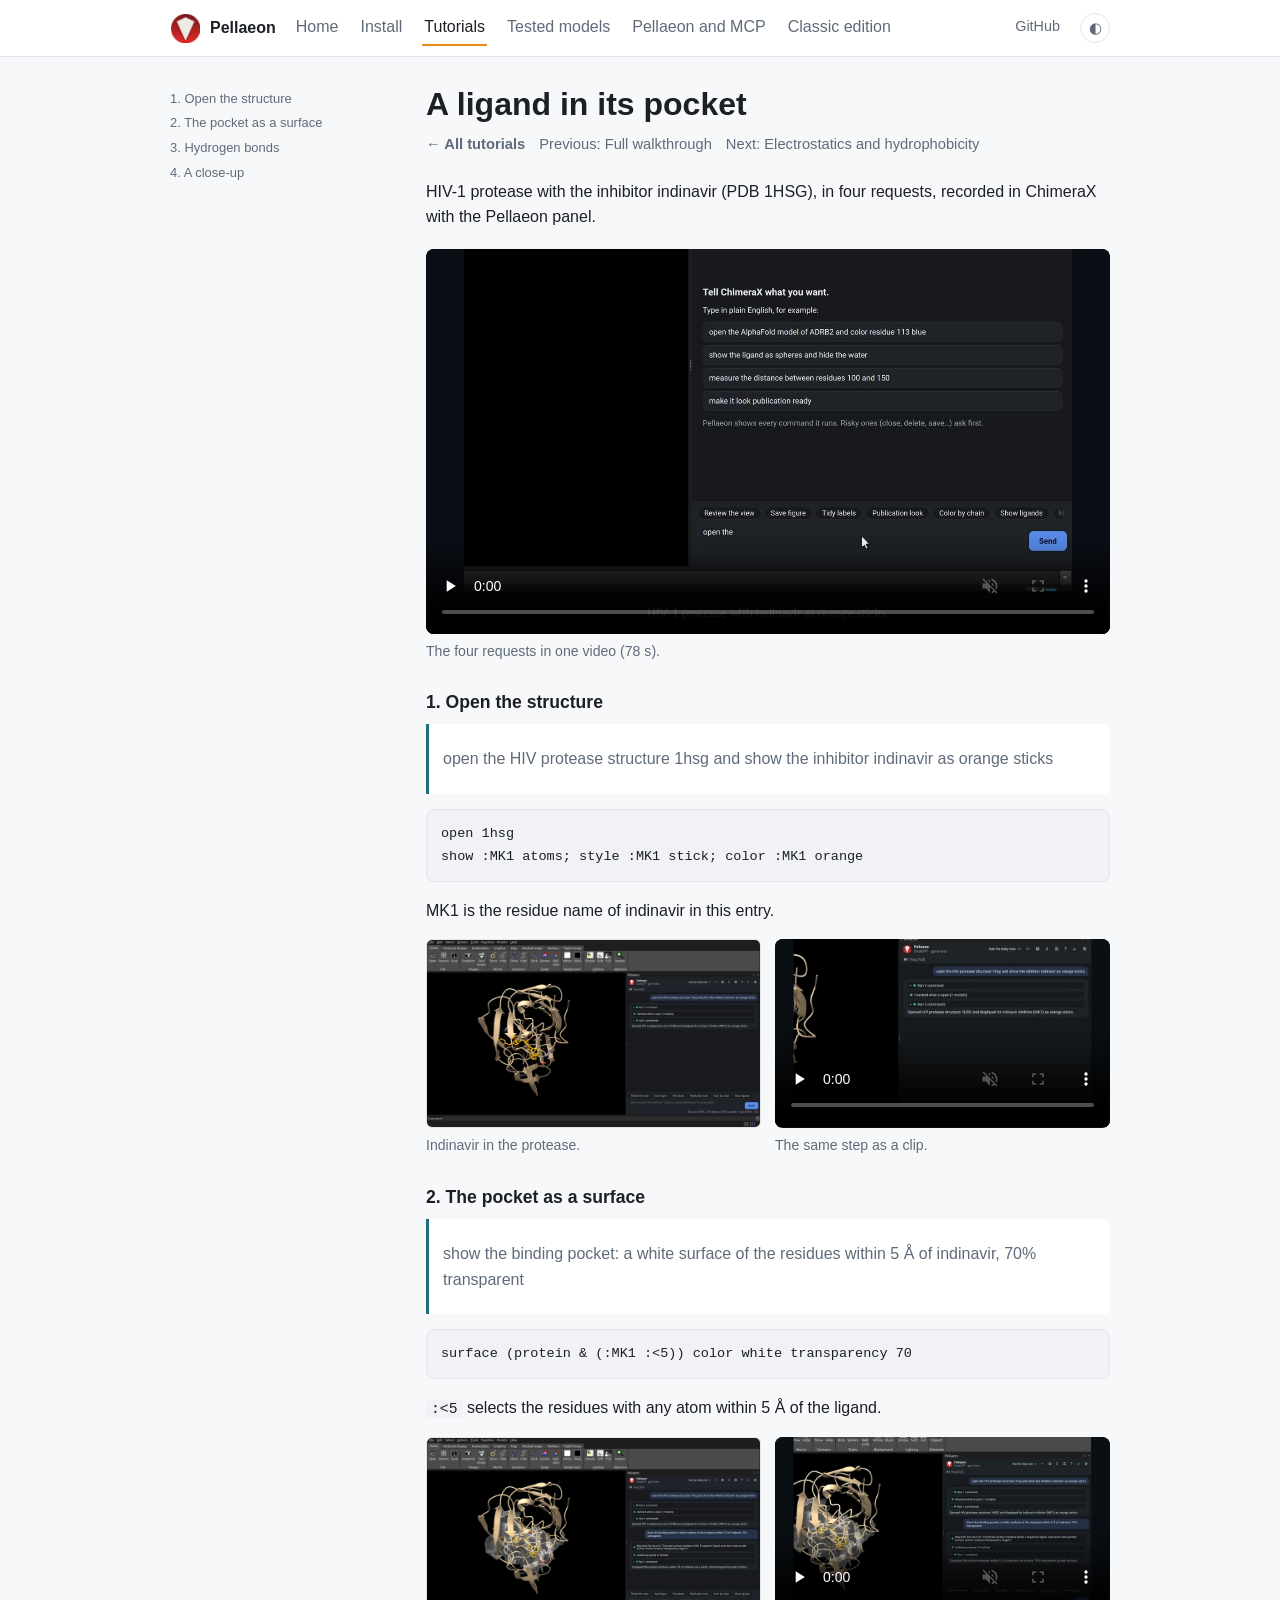
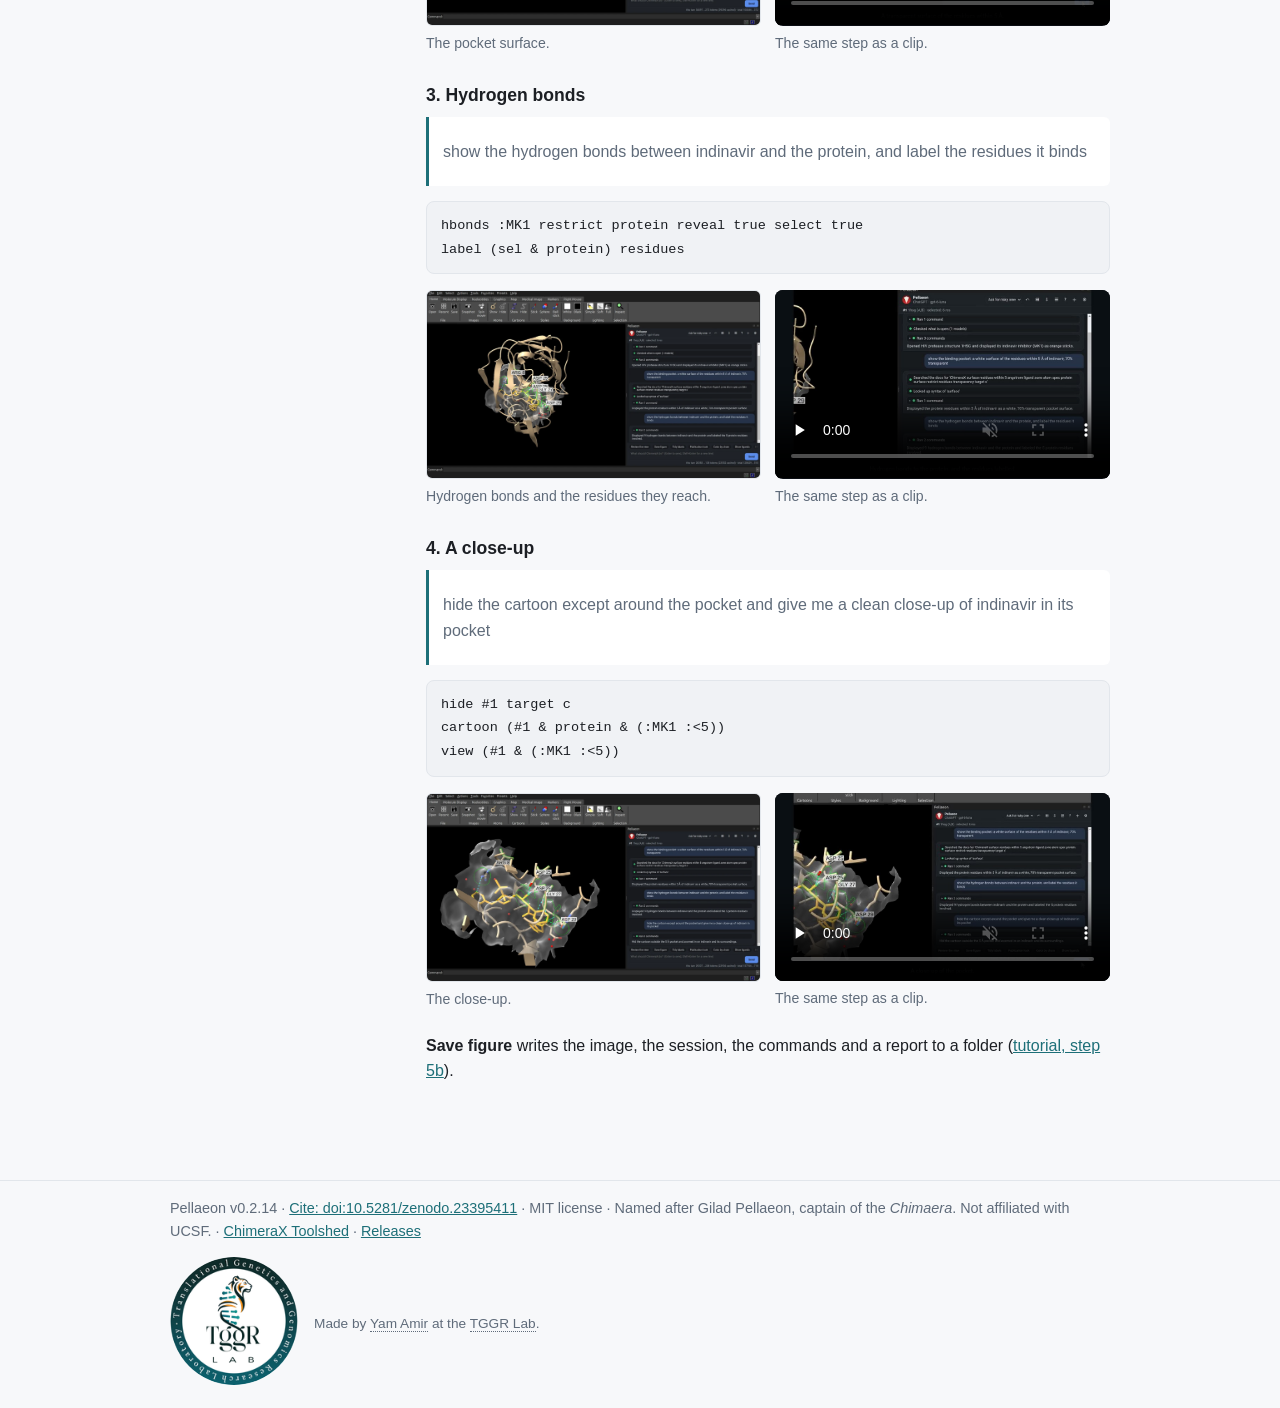
<file: docs/pocket.html>
<!DOCTYPE html>
<html lang="en"><head><meta charset="utf-8"><meta name="viewport" content="width=device-width, initial-scale=1">
<title>A ligand in its pocket - Pellaeon</title><link rel="icon" href="logo.png" type="image/png"><link rel="stylesheet" href="site.css?v=c98d7796">
<meta name="description" content="Use Pellaeon in ChimeraX to show indinavir in HIV-1 protease, display the binding pocket and hydrogen bonds, and frame a close-up."><link rel="canonical" href="https://tggr-lab.github.io/pellaeon/pocket.html">
<meta property="og:title" content="A ligand in its pocket - Pellaeon"><meta property="og:description" content="Use Pellaeon in ChimeraX to show indinavir in HIV-1 protease, display the binding pocket and hydrogen bonds, and frame a close-up."><meta property="og:image" content="https://tggr-lab.github.io/pellaeon/img/gui/hero_poster.jpg"><meta property="og:image:width" content="1920"><meta property="og:image:height" content="1080"><meta property="og:image:alt" content="A request typed into Pellaeon above the erythrocruorin assembly, its globin surfaces see-through and its hemes white"><meta property="og:url" content="https://tggr-lab.github.io/pellaeon/pocket.html"><meta property="og:type" content="website"><meta name="twitter:card" content="summary_large_image"></head>
<body><div class="nav"><div class="in"><a class="brand" href="index.html"><img src="logo.png" alt="">Pellaeon</a><a class="link" href="index.html">Home</a><a class="link" href="install.html">Install</a><a class="link active" href="tutorials.html">Tutorials</a><a class="link" href="models.html">Tested models</a><a class="link" href="mcp.html">Pellaeon and MCP</a><a class="link" href="classic.html">Classic edition</a><span class="spacer"></span><a class="link gh" href="https://github.com/tggr-lab/pellaeon">GitHub</a><button class="theme" id="theme-btn" type="button" title="Theme: follows your system. Click to switch" aria-label="Switch theme">&#9680;</button></div></div>
<script>(function(){var k="pellaeon-theme",r=document.documentElement;function ap(v){if(v)r.setAttribute("data-theme",v);else r.removeAttribute("data-theme");}var v=null;try{v=localStorage.getItem(k);}catch(e){}ap(v);document.addEventListener("DOMContentLoaded",function(){var b=document.getElementById("theme-btn");if(!b)return;var names={"":"system","light":"light","dark":"dark"};function lab(){b.title="Theme: "+names[r.getAttribute("data-theme")||""]+". Click to switch";}lab();b.onclick=function(){var cur=r.getAttribute("data-theme")||"";var nxt=cur===""?"light":cur==="light"?"dark":"";ap(nxt||null);try{nxt?localStorage.setItem(k,nxt):localStorage.removeItem(k);}catch(e){}lab();};});})();</script>
<script data-goatcounter="https://pellaeon.goatcounter.com/count" async src="https://gc.zgo.at/count.js"></script>
<main><div class="doc"><nav class="toc"><details open><summary>Contents</summary><div class="toc">
<ul>
<li><a href="#1-open-the-structure">1. Open the structure</a></li>
<li><a href="#2-the-pocket-as-a-surface">2. The pocket as a surface</a></li>
<li><a href="#3-hydrogen-bonds">3. Hydrogen bonds</a></li>
<li><a href="#4-a-close-up">4. A close-up</a></li>
</ul>
</div>
</details></nav><article><h1 id="a-ligand-in-its-pocket">A ligand in its pocket</h1><nav class="subnav" aria-label="Tutorials"><a class="tn-all" href="tutorials.html">&larr; All tutorials</a><a href="tutorial.html">Previous: Full walkthrough</a><a href="surfaces.html">Next: Electrostatics and hydrophobicity</a></nav>
<p>HIV-1 protease with the inhibitor indinavir (PDB 1HSG), in four requests, recorded in ChimeraX with the Pellaeon panel.</p>
<figure class="vid"><video controls muted playsinline preload="none" poster="img/gui/short_pocket.jpg" aria-label="A ligand in its pocket, 78 seconds"><source src="img/gui/short_pocket.mp4" type="video/mp4"><track kind="captions" srclang="en" label="English" src="img/gui/short_pocket.vtt"></video><figcaption>The four requests in one video (78 s).</figcaption></figure>

<h3 id="1-open-the-structure">1. Open the structure</h3>
<blockquote>
<p>open the HIV protease structure 1hsg and show the inhibitor indinavir as orange sticks</p>
</blockquote>
<pre><code>open 1hsg
show :MK1 atoms; style :MK1 stick; color :MK1 orange
</code></pre>
<p>MK1 is the residue name of indinavir in this entry.</p>
<div class="step-media"><figure><a href="img/gui/shots/short_pocket_open.webp"><img src="img/gui/shots/short_pocket_open.webp" alt="Indinavir as orange sticks in the middle of the protease dimer, and the reply" loading="lazy"></a><figcaption>Indinavir in the protease.</figcaption></figure><figure class="vid"><video controls muted playsinline preload="none" poster="img/gui/clips/short_pocket_open.jpg" aria-label="Indinavir as orange sticks in the middle of the protease dimer, and the reply, video"><source src="img/gui/clips/short_pocket_open.mp4" type="video/mp4"></video><figcaption>The same step as a clip.</figcaption></figure></div>

<h3 id="2-the-pocket-as-a-surface">2. The pocket as a surface</h3>
<blockquote>
<p>show the binding pocket: a white surface of the residues within 5 Å of indinavir, 70% transparent</p>
</blockquote>
<pre><code>surface (protein &amp; (:MK1 :&lt;5)) color white transparency 70
</code></pre>
<p><code>:&lt;5</code> selects the residues with any atom within 5 Å of the ligand.</p>
<div class="step-media"><figure><a href="img/gui/shots/short_pocket_pocket.webp"><img src="img/gui/shots/short_pocket_pocket.webp" alt="A transparent white surface over the residues around the inhibitor" loading="lazy"></a><figcaption>The pocket surface.</figcaption></figure><figure class="vid"><video controls muted playsinline preload="none" poster="img/gui/clips/short_pocket_pocket.jpg" aria-label="A transparent white surface over the residues around the inhibitor, video"><source src="img/gui/clips/short_pocket_pocket.mp4" type="video/mp4"></video><figcaption>The same step as a clip.</figcaption></figure></div>

<h3 id="3-hydrogen-bonds">3. Hydrogen bonds</h3>
<blockquote>
<p>show the hydrogen bonds between indinavir and the protein, and label the residues it binds</p>
</blockquote>
<pre><code>hbonds :MK1 restrict protein reveal true select true
label (sel &amp; protein) residues
</code></pre>
<div class="step-media"><figure><a href="img/gui/shots/short_pocket_hbonds.webp"><img src="img/gui/shots/short_pocket_hbonds.webp" alt="Hydrogen bonds as dashes, the bonded residues labelled" loading="lazy"></a><figcaption>Hydrogen bonds and the residues they reach.</figcaption></figure><figure class="vid"><video controls muted playsinline preload="none" poster="img/gui/clips/short_pocket_hbonds.jpg" aria-label="Hydrogen bonds as dashes, the bonded residues labelled, video"><source src="img/gui/clips/short_pocket_hbonds.mp4" type="video/mp4"></video><figcaption>The same step as a clip.</figcaption></figure></div>

<h3 id="4-a-close-up">4. A close-up</h3>
<blockquote>
<p>hide the cartoon except around the pocket and give me a clean close-up of indinavir in its pocket</p>
</blockquote>
<pre><code>hide #1 target c
cartoon (#1 &amp; protein &amp; (:MK1 :&lt;5))
view (#1 &amp; (:MK1 :&lt;5))
</code></pre>
<div class="step-media"><figure><a href="img/gui/shots/short_pocket_closeup.webp"><img src="img/gui/shots/short_pocket_closeup.webp" alt="Close-up of indinavir in its pocket with the surface and hydrogen bonds" loading="lazy"></a><figcaption>The close-up.</figcaption></figure><figure class="vid"><video controls muted playsinline preload="none" poster="img/gui/clips/short_pocket_closeup.jpg" aria-label="Close-up of indinavir in its pocket with the surface and hydrogen bonds, video"><source src="img/gui/clips/short_pocket_closeup.mp4" type="video/mp4"></video><figcaption>The same step as a clip.</figcaption></figure></div>

<p><strong>Save figure</strong> writes the image, the session, the commands and a report to a folder (<a href="tutorial.html#step-5b-save-a-figure-you-can-reproduce">tutorial, step 5b</a>).</p></article></div></main>
<script>(function(){function sync(){var open=window.innerWidth>=820;document.querySelectorAll(".toc details").forEach(function(d){if(open)d.setAttribute("open","");else d.removeAttribute("open");});}sync();window.addEventListener("resize",sync);})();</script>
<footer><div class="in">Pellaeon v0.2.14 · <a href="https://doi.org/10.5281/zenodo.23395411" title="Amir, Y. Pellaeon: an AI assistant for UCSF ChimeraX. Zenodo. https://doi.org/10.5281/zenodo.23395411">Cite: doi:10.5281/zenodo.23395411</a> · MIT license · Named after Gilad Pellaeon, captain of the <i>Chimaera</i>. Not affiliated with UCSF. · <a href="https://cxtoolshed.rbvi.ucsf.edu/apps/chimeraxpellaeon">ChimeraX Toolshed</a> · <a href="https://github.com/tggr-lab/pellaeon/releases">Releases</a><br><span class="credits"><a href="https://github.com/tggr-lab" title="Translational Genetics and Genomics Research Lab"><img class="lab" src="img/tggr.png" alt="TGGR Lab"></a><span>Made by <a href="https://github.com/YAMIR-1138">Yam Amir</a> at the <a href="https://github.com/tggr-lab">TGGR Lab</a>.</span></span></div></footer>
<script>
(function(){
  document.querySelectorAll(".demo-panel").forEach(function(panel){
    var btn = panel.querySelector(".demo-play"), ctl = panel.querySelector(".demo-ctl");
    if (!btn || !ctl) return;
    var img = btn.querySelector("img"), lbl = ctl.querySelector(".lbl");
    btn.dataset.playing = "0";
    function toggle(){
      var playing = btn.dataset.playing !== "1";
      btn.dataset.playing = playing ? "1" : "0";
      ctl.dataset.playing = btn.dataset.playing;
      img.setAttribute("src", playing ? img.dataset.gif + "?t=" + Date.now() : img.dataset.poster);
      lbl.textContent = playing ? "Stop" : "Play recording";
      btn.setAttribute("aria-label", playing ? "Stop the recording" : "Play the recording");
    }
    btn.addEventListener("click", toggle);
    ctl.addEventListener("click", toggle);
  });
  var tabs = document.querySelectorAll(".demo-tab");
  function selectDemo(tab){
    tabs.forEach(function(t){
      var on = t === tab;
      t.setAttribute("aria-selected", on ? "true" : "false");
      t.classList.toggle("active", on);
    });
    document.querySelectorAll(".demo-panel").forEach(function(p){
      var show = p.id === tab.dataset.target;
      if (!show) {
        var b = p.querySelector(".demo-play");
        if (b && b.dataset.playing === "1") b.click();
        var v = p.querySelector("video");
        if (v && !v.paused) v.pause();
      }
      p.hidden = !show;
    });
  }
  tabs.forEach(function(tab, i){
    tab.addEventListener("click", function(){ selectDemo(tab); });
    tab.addEventListener("keydown", function(e){
      if (e.key !== "ArrowRight" && e.key !== "ArrowLeft") return;
      var next = tabs[(i + (e.key === "ArrowRight" ? 1 : -1) + tabs.length) % tabs.length];
      next.focus();
      selectDemo(next);
      e.preventDefault();
    });
  });
  var hint = document.getElementById("cmd-hint"), base = hint ? hint.textContent : "";
  document.querySelectorAll("#cmd span[data-t]").forEach(function(sp){
    sp.tabIndex = 0;
    ["mouseenter","focus","click"].forEach(function(ev){ sp.addEventListener(ev, function(){ hint.textContent = sp.dataset.t; }); });
    ["mouseleave","blur"].forEach(function(ev){ sp.addEventListener(ev, function(){ hint.textContent = base; }); });
  });
})();
</script>
</body></html>
</file>
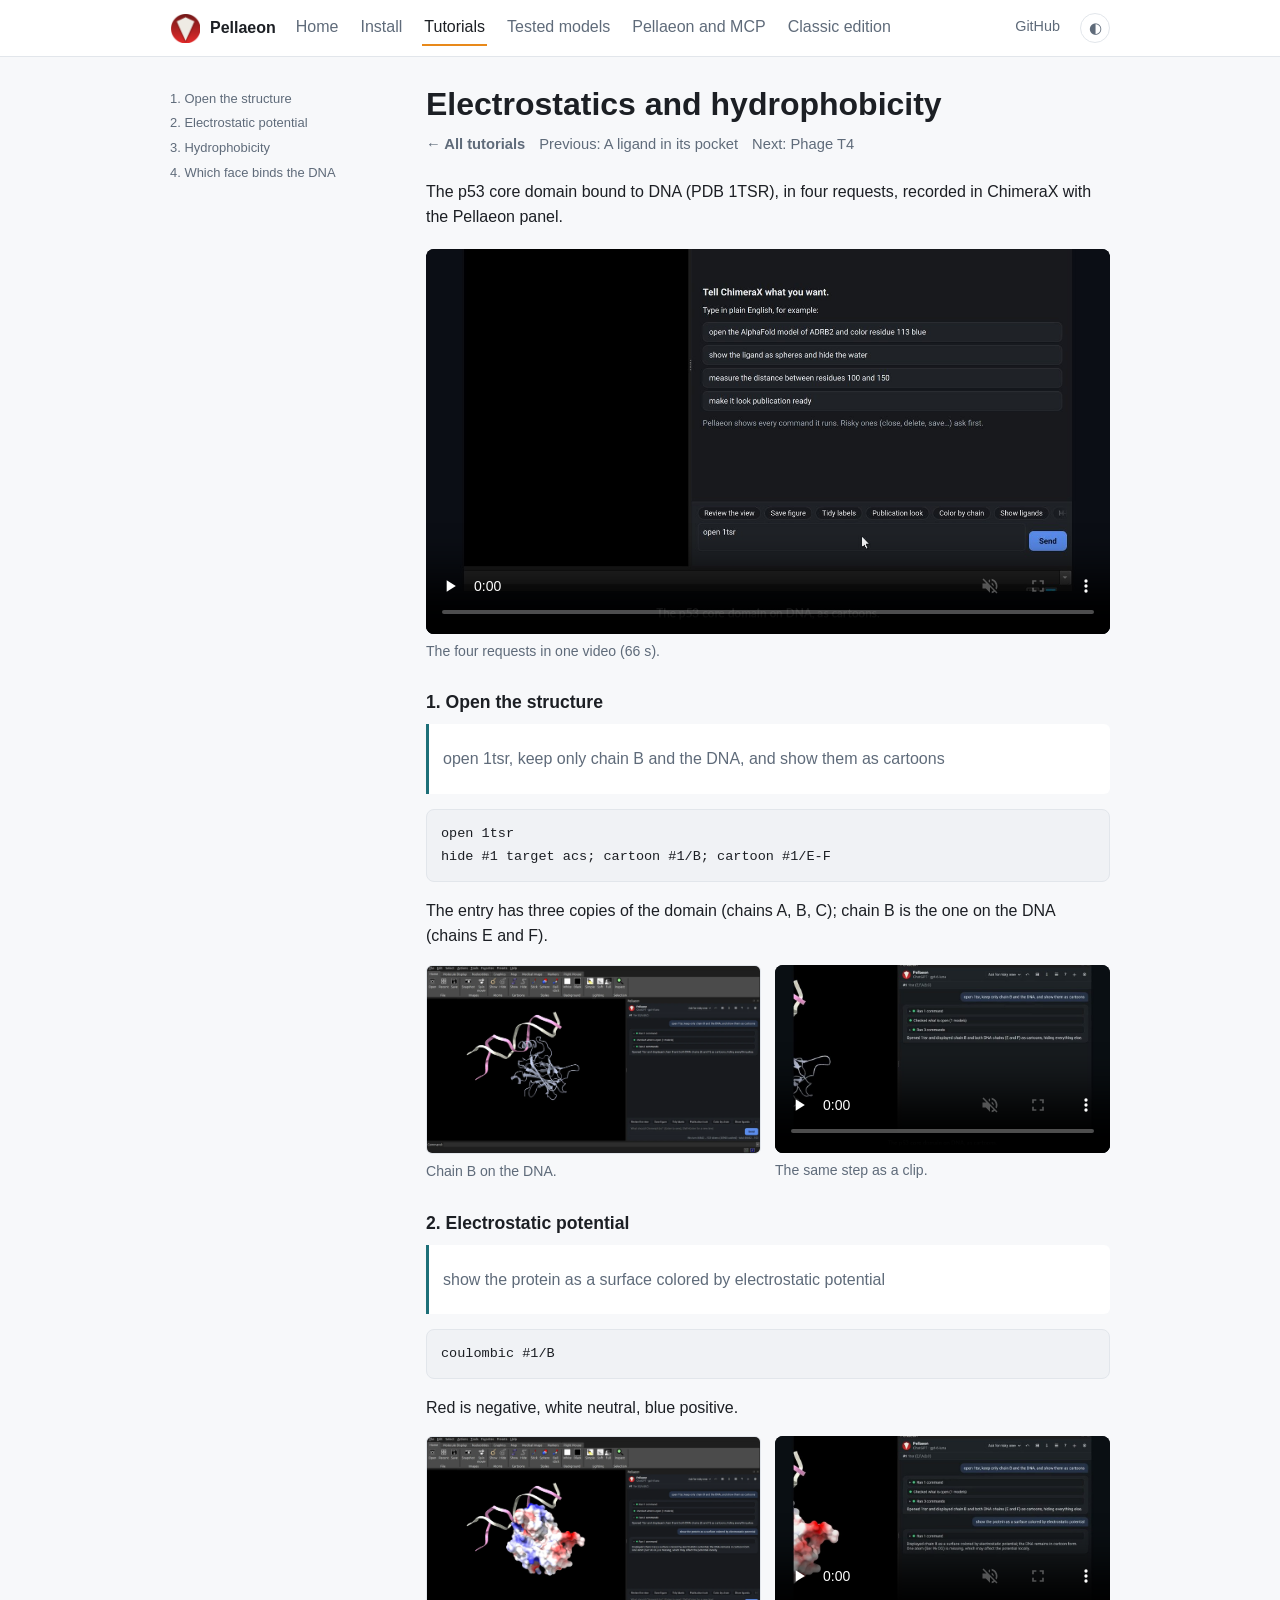
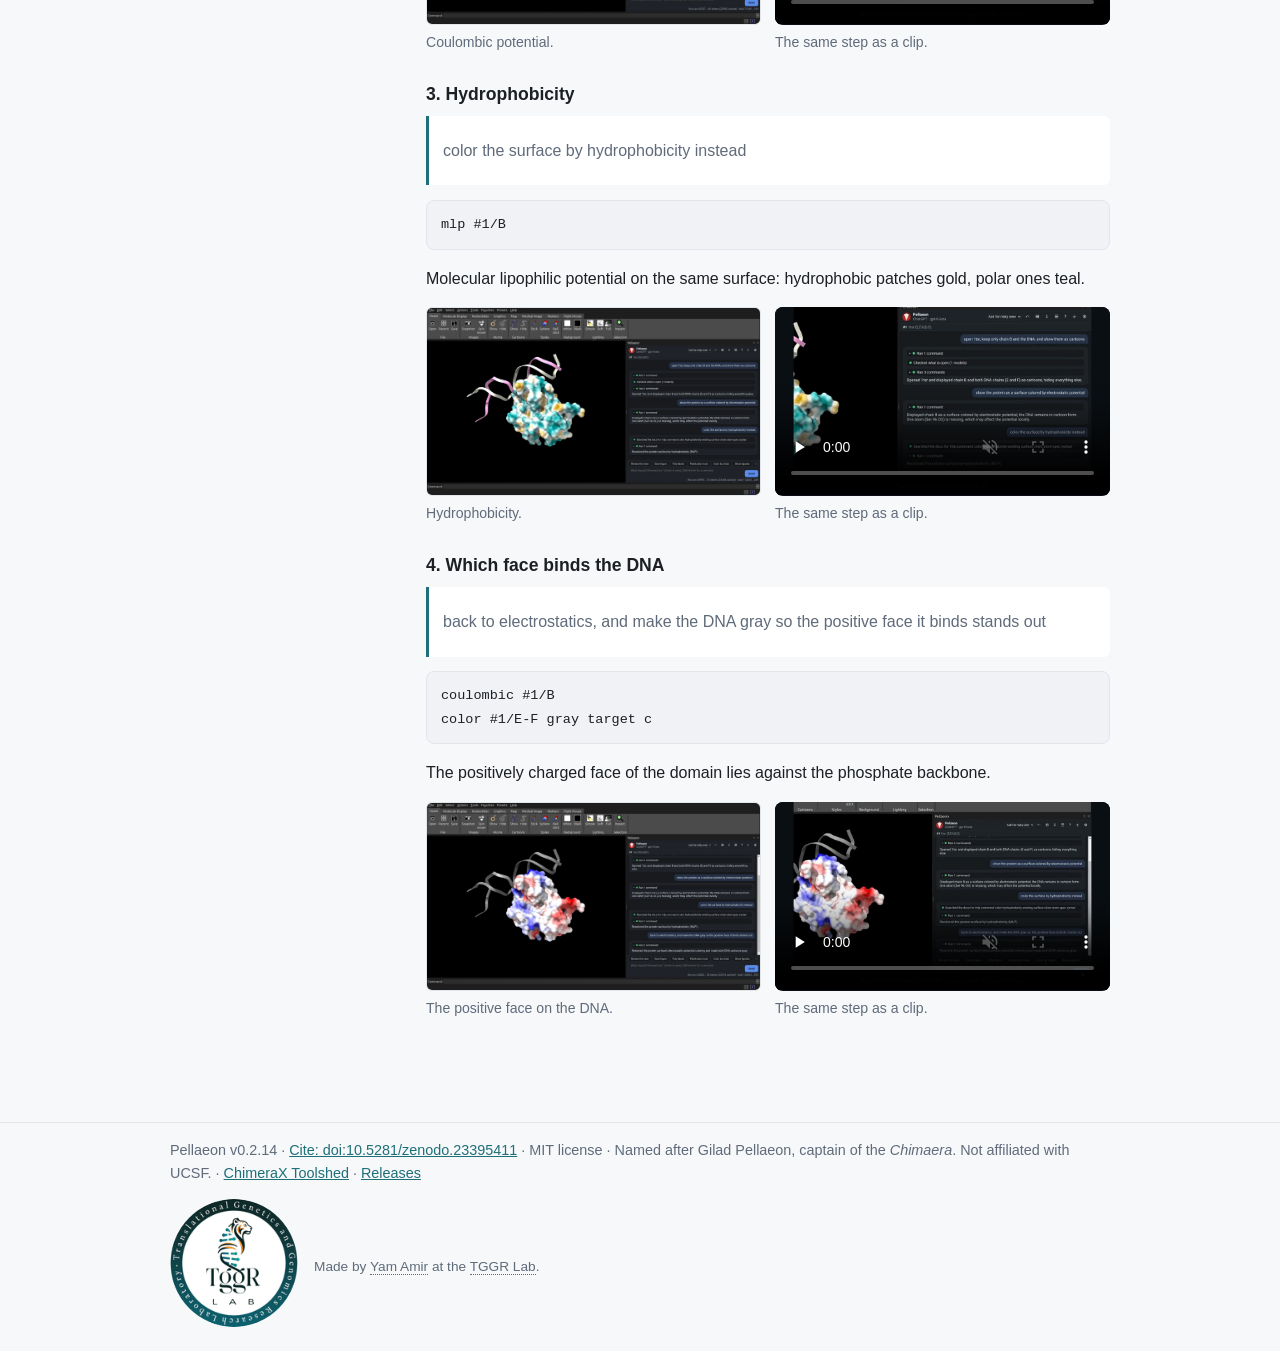
<file: docs/surfaces.html>
<!DOCTYPE html>
<html lang="en"><head><meta charset="utf-8"><meta name="viewport" content="width=device-width, initial-scale=1">
<title>Electrostatics and hydrophobicity - Pellaeon</title><link rel="icon" href="logo.png" type="image/png"><link rel="stylesheet" href="site.css?v=c98d7796">
<meta name="description" content="Use Pellaeon in ChimeraX to color the p53 surface by electrostatic potential and hydrophobicity and inspect its DNA-binding face."><link rel="canonical" href="https://tggr-lab.github.io/pellaeon/surfaces.html">
<meta property="og:title" content="Electrostatics and hydrophobicity - Pellaeon"><meta property="og:description" content="Use Pellaeon in ChimeraX to color the p53 surface by electrostatic potential and hydrophobicity and inspect its DNA-binding face."><meta property="og:image" content="https://tggr-lab.github.io/pellaeon/img/gui/hero_poster.jpg"><meta property="og:image:width" content="1920"><meta property="og:image:height" content="1080"><meta property="og:image:alt" content="A request typed into Pellaeon above the erythrocruorin assembly, its globin surfaces see-through and its hemes white"><meta property="og:url" content="https://tggr-lab.github.io/pellaeon/surfaces.html"><meta property="og:type" content="website"><meta name="twitter:card" content="summary_large_image"></head>
<body><div class="nav"><div class="in"><a class="brand" href="index.html"><img src="logo.png" alt="">Pellaeon</a><a class="link" href="index.html">Home</a><a class="link" href="install.html">Install</a><a class="link active" href="tutorials.html">Tutorials</a><a class="link" href="models.html">Tested models</a><a class="link" href="mcp.html">Pellaeon and MCP</a><a class="link" href="classic.html">Classic edition</a><span class="spacer"></span><a class="link gh" href="https://github.com/tggr-lab/pellaeon">GitHub</a><button class="theme" id="theme-btn" type="button" title="Theme: follows your system. Click to switch" aria-label="Switch theme">&#9680;</button></div></div>
<script>(function(){var k="pellaeon-theme",r=document.documentElement;function ap(v){if(v)r.setAttribute("data-theme",v);else r.removeAttribute("data-theme");}var v=null;try{v=localStorage.getItem(k);}catch(e){}ap(v);document.addEventListener("DOMContentLoaded",function(){var b=document.getElementById("theme-btn");if(!b)return;var names={"":"system","light":"light","dark":"dark"};function lab(){b.title="Theme: "+names[r.getAttribute("data-theme")||""]+". Click to switch";}lab();b.onclick=function(){var cur=r.getAttribute("data-theme")||"";var nxt=cur===""?"light":cur==="light"?"dark":"";ap(nxt||null);try{nxt?localStorage.setItem(k,nxt):localStorage.removeItem(k);}catch(e){}lab();};});})();</script>
<script data-goatcounter="https://pellaeon.goatcounter.com/count" async src="https://gc.zgo.at/count.js"></script>
<main><div class="doc"><nav class="toc"><details open><summary>Contents</summary><div class="toc">
<ul>
<li><a href="#1-open-the-structure">1. Open the structure</a></li>
<li><a href="#2-electrostatic-potential">2. Electrostatic potential</a></li>
<li><a href="#3-hydrophobicity">3. Hydrophobicity</a></li>
<li><a href="#4-which-face-binds-the-dna">4. Which face binds the DNA</a></li>
</ul>
</div>
</details></nav><article><h1 id="electrostatics-and-hydrophobicity">Electrostatics and hydrophobicity</h1><nav class="subnav" aria-label="Tutorials"><a class="tn-all" href="tutorials.html">&larr; All tutorials</a><a href="pocket.html">Previous: A ligand in its pocket</a><a href="phage-t4.html">Next: Phage T4</a></nav>
<p>The p53 core domain bound to DNA (PDB 1TSR), in four requests, recorded in ChimeraX with the Pellaeon panel.</p>
<figure class="vid"><video controls muted playsinline preload="none" poster="img/gui/short_surfaces.jpg" aria-label="Electrostatics and hydrophobicity, 66 seconds"><source src="img/gui/short_surfaces.mp4" type="video/mp4"><track kind="captions" srclang="en" label="English" src="img/gui/short_surfaces.vtt"></video><figcaption>The four requests in one video (66 s).</figcaption></figure>

<h3 id="1-open-the-structure">1. Open the structure</h3>
<blockquote>
<p>open 1tsr, keep only chain B and the DNA, and show them as cartoons</p>
</blockquote>
<pre><code>open 1tsr
hide #1 target acs; cartoon #1/B; cartoon #1/E-F
</code></pre>
<p>The entry has three copies of the domain (chains A, B, C); chain B is the one on the DNA (chains E and F).</p>
<div class="step-media"><figure><a href="img/gui/shots/short_surfaces_open.webp"><img src="img/gui/shots/short_surfaces_open.webp" alt="The p53 core domain as a cartoon on the DNA double helix" loading="lazy"></a><figcaption>Chain B on the DNA.</figcaption></figure><figure class="vid"><video controls muted playsinline preload="none" poster="img/gui/clips/short_surfaces_open.jpg" aria-label="The p53 core domain as a cartoon on the DNA double helix, video"><source src="img/gui/clips/short_surfaces_open.mp4" type="video/mp4"></video><figcaption>The same step as a clip.</figcaption></figure></div>

<h3 id="2-electrostatic-potential">2. Electrostatic potential</h3>
<blockquote>
<p>show the protein as a surface colored by electrostatic potential</p>
</blockquote>
<pre><code>coulombic #1/B
</code></pre>
<p>Red is negative, white neutral, blue positive.</p>
<div class="step-media"><figure><a href="img/gui/shots/short_surfaces_coulombic.webp"><img src="img/gui/shots/short_surfaces_coulombic.webp" alt="The domain as a surface colored red to blue by Coulombic potential" loading="lazy"></a><figcaption>Coulombic potential.</figcaption></figure><figure class="vid"><video controls muted playsinline preload="none" poster="img/gui/clips/short_surfaces_coulombic.jpg" aria-label="The domain as a surface colored red to blue by Coulombic potential, video"><source src="img/gui/clips/short_surfaces_coulombic.mp4" type="video/mp4"></video><figcaption>The same step as a clip.</figcaption></figure></div>

<h3 id="3-hydrophobicity">3. Hydrophobicity</h3>
<blockquote>
<p>color the surface by hydrophobicity instead</p>
</blockquote>
<pre><code>mlp #1/B
</code></pre>
<p>Molecular lipophilic potential on the same surface: hydrophobic patches gold, polar ones teal.</p>
<div class="step-media"><figure><a href="img/gui/shots/short_surfaces_hydrophobic.webp"><img src="img/gui/shots/short_surfaces_hydrophobic.webp" alt="The same surface colored teal to gold by hydrophobicity" loading="lazy"></a><figcaption>Hydrophobicity.</figcaption></figure><figure class="vid"><video controls muted playsinline preload="none" poster="img/gui/clips/short_surfaces_hydrophobic.jpg" aria-label="The same surface colored teal to gold by hydrophobicity, video"><source src="img/gui/clips/short_surfaces_hydrophobic.mp4" type="video/mp4"></video><figcaption>The same step as a clip.</figcaption></figure></div>

<h3 id="4-which-face-binds-the-dna">4. Which face binds the DNA</h3>
<blockquote>
<p>back to electrostatics, and make the DNA gray so the positive face it binds stands out</p>
</blockquote>
<pre><code>coulombic #1/B
color #1/E-F gray target c
</code></pre>
<p>The positively charged face of the domain lies against the phosphate backbone.</p>
<div class="step-media"><figure><a href="img/gui/shots/short_surfaces_dna.webp"><img src="img/gui/shots/short_surfaces_dna.webp" alt="Electrostatic surface with the DNA in gray against its positive face" loading="lazy"></a><figcaption>The positive face on the DNA.</figcaption></figure><figure class="vid"><video controls muted playsinline preload="none" poster="img/gui/clips/short_surfaces_dna.jpg" aria-label="Electrostatic surface with the DNA in gray against its positive face, video"><source src="img/gui/clips/short_surfaces_dna.mp4" type="video/mp4"></video><figcaption>The same step as a clip.</figcaption></figure></div></article></div></main>
<script>(function(){function sync(){var open=window.innerWidth>=820;document.querySelectorAll(".toc details").forEach(function(d){if(open)d.setAttribute("open","");else d.removeAttribute("open");});}sync();window.addEventListener("resize",sync);})();</script>
<footer><div class="in">Pellaeon v0.2.14 · <a href="https://doi.org/10.5281/zenodo.23395411" title="Amir, Y. Pellaeon: an AI assistant for UCSF ChimeraX. Zenodo. https://doi.org/10.5281/zenodo.23395411">Cite: doi:10.5281/zenodo.23395411</a> · MIT license · Named after Gilad Pellaeon, captain of the <i>Chimaera</i>. Not affiliated with UCSF. · <a href="https://cxtoolshed.rbvi.ucsf.edu/apps/chimeraxpellaeon">ChimeraX Toolshed</a> · <a href="https://github.com/tggr-lab/pellaeon/releases">Releases</a><br><span class="credits"><a href="https://github.com/tggr-lab" title="Translational Genetics and Genomics Research Lab"><img class="lab" src="img/tggr.png" alt="TGGR Lab"></a><span>Made by <a href="https://github.com/YAMIR-1138">Yam Amir</a> at the <a href="https://github.com/tggr-lab">TGGR Lab</a>.</span></span></div></footer>
<script>
(function(){
  document.querySelectorAll(".demo-panel").forEach(function(panel){
    var btn = panel.querySelector(".demo-play"), ctl = panel.querySelector(".demo-ctl");
    if (!btn || !ctl) return;
    var img = btn.querySelector("img"), lbl = ctl.querySelector(".lbl");
    btn.dataset.playing = "0";
    function toggle(){
      var playing = btn.dataset.playing !== "1";
      btn.dataset.playing = playing ? "1" : "0";
      ctl.dataset.playing = btn.dataset.playing;
      img.setAttribute("src", playing ? img.dataset.gif + "?t=" + Date.now() : img.dataset.poster);
      lbl.textContent = playing ? "Stop" : "Play recording";
      btn.setAttribute("aria-label", playing ? "Stop the recording" : "Play the recording");
    }
    btn.addEventListener("click", toggle);
    ctl.addEventListener("click", toggle);
  });
  var tabs = document.querySelectorAll(".demo-tab");
  function selectDemo(tab){
    tabs.forEach(function(t){
      var on = t === tab;
      t.setAttribute("aria-selected", on ? "true" : "false");
      t.classList.toggle("active", on);
    });
    document.querySelectorAll(".demo-panel").forEach(function(p){
      var show = p.id === tab.dataset.target;
      if (!show) {
        var b = p.querySelector(".demo-play");
        if (b && b.dataset.playing === "1") b.click();
        var v = p.querySelector("video");
        if (v && !v.paused) v.pause();
      }
      p.hidden = !show;
    });
  }
  tabs.forEach(function(tab, i){
    tab.addEventListener("click", function(){ selectDemo(tab); });
    tab.addEventListener("keydown", function(e){
      if (e.key !== "ArrowRight" && e.key !== "ArrowLeft") return;
      var next = tabs[(i + (e.key === "ArrowRight" ? 1 : -1) + tabs.length) % tabs.length];
      next.focus();
      selectDemo(next);
      e.preventDefault();
    });
  });
  var hint = document.getElementById("cmd-hint"), base = hint ? hint.textContent : "";
  document.querySelectorAll("#cmd span[data-t]").forEach(function(sp){
    sp.tabIndex = 0;
    ["mouseenter","focus","click"].forEach(function(ev){ sp.addEventListener(ev, function(){ hint.textContent = sp.dataset.t; }); });
    ["mouseleave","blur"].forEach(function(ev){ sp.addEventListener(ev, function(){ hint.textContent = base; }); });
  });
})();
</script>
</body></html>
</file>
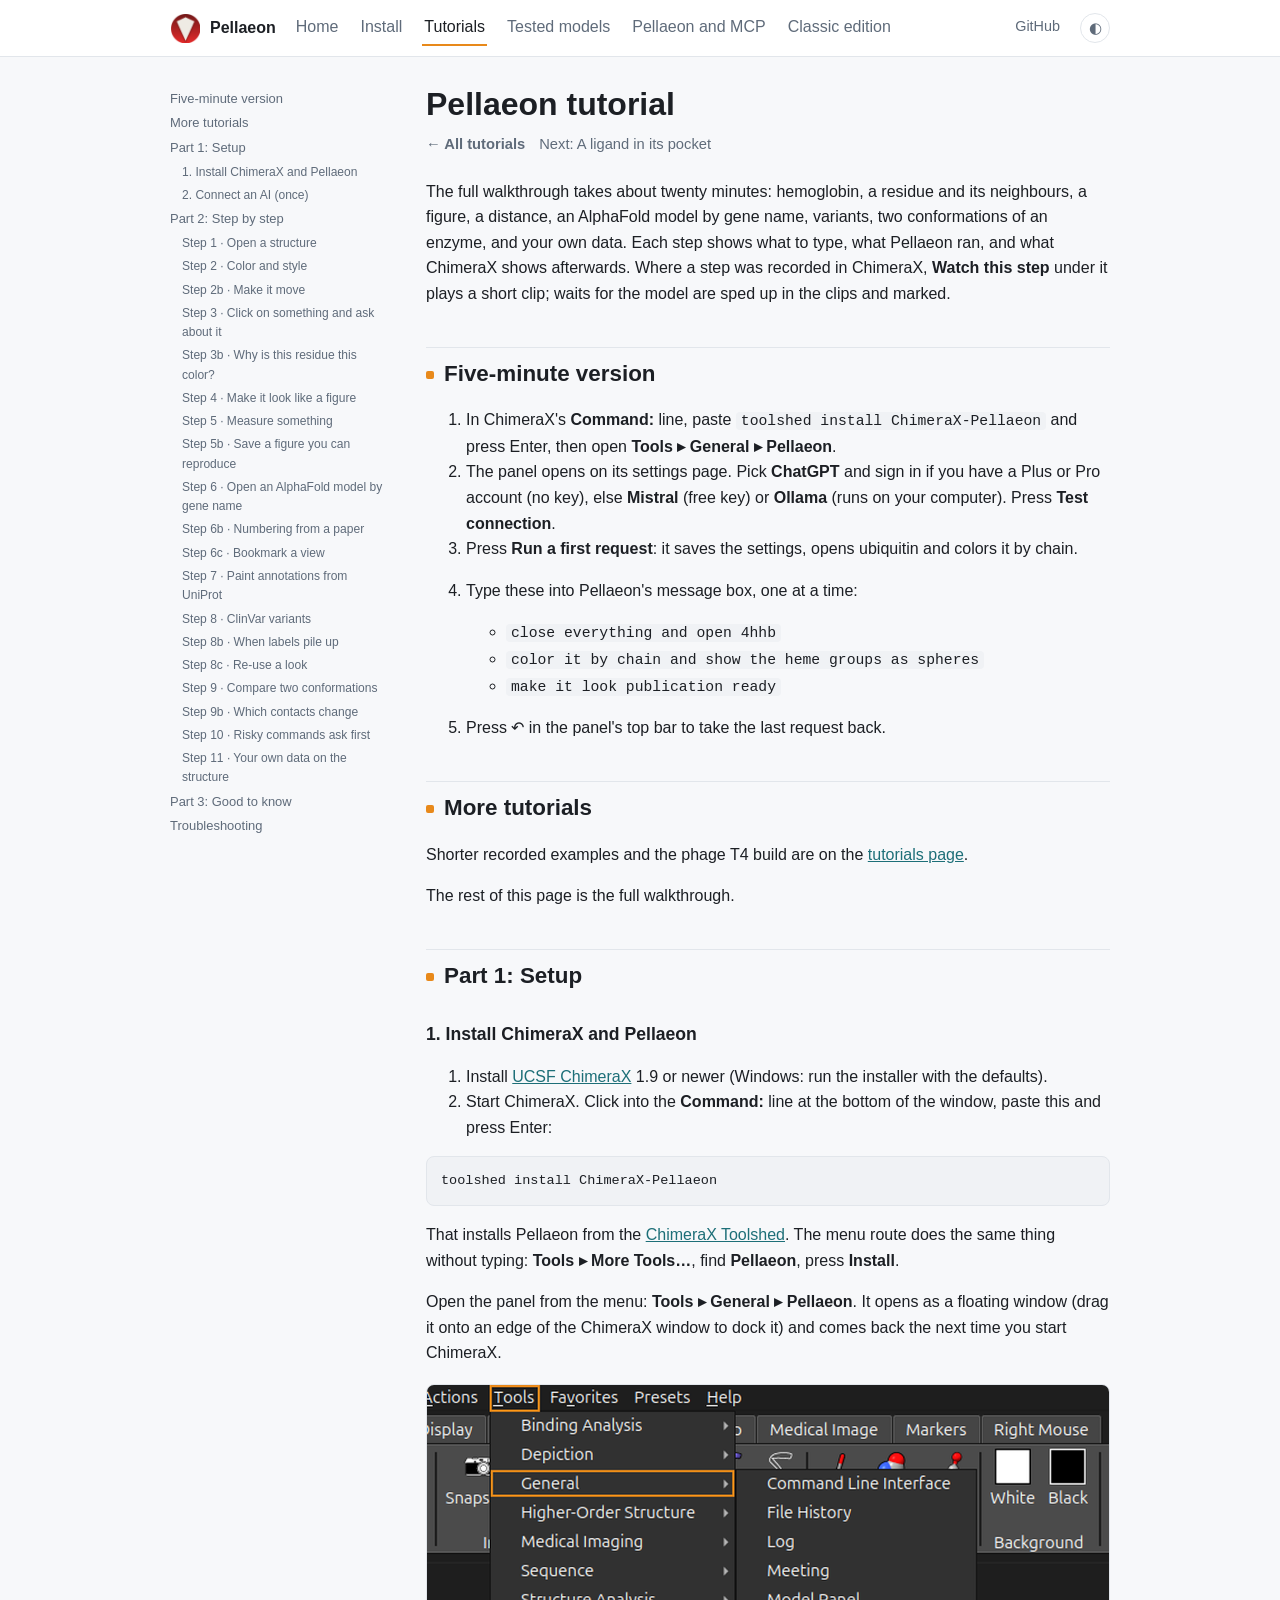
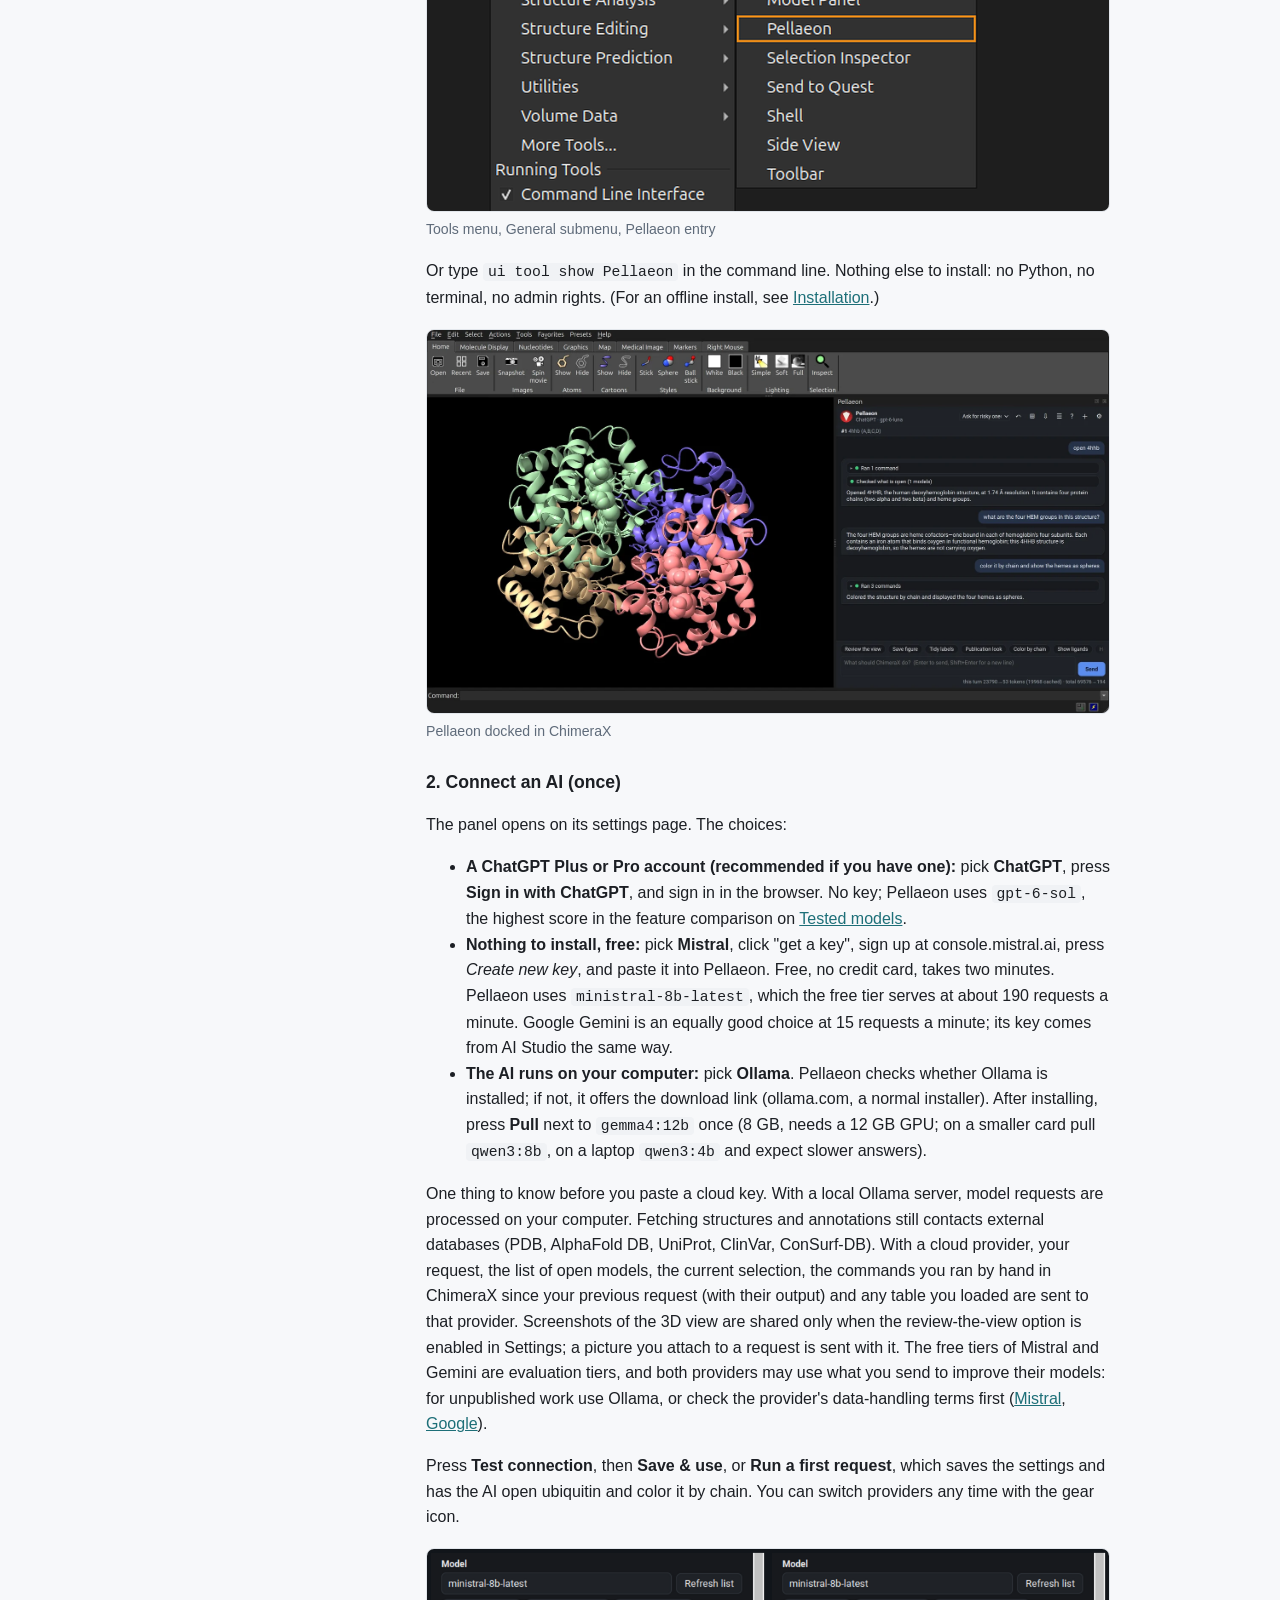
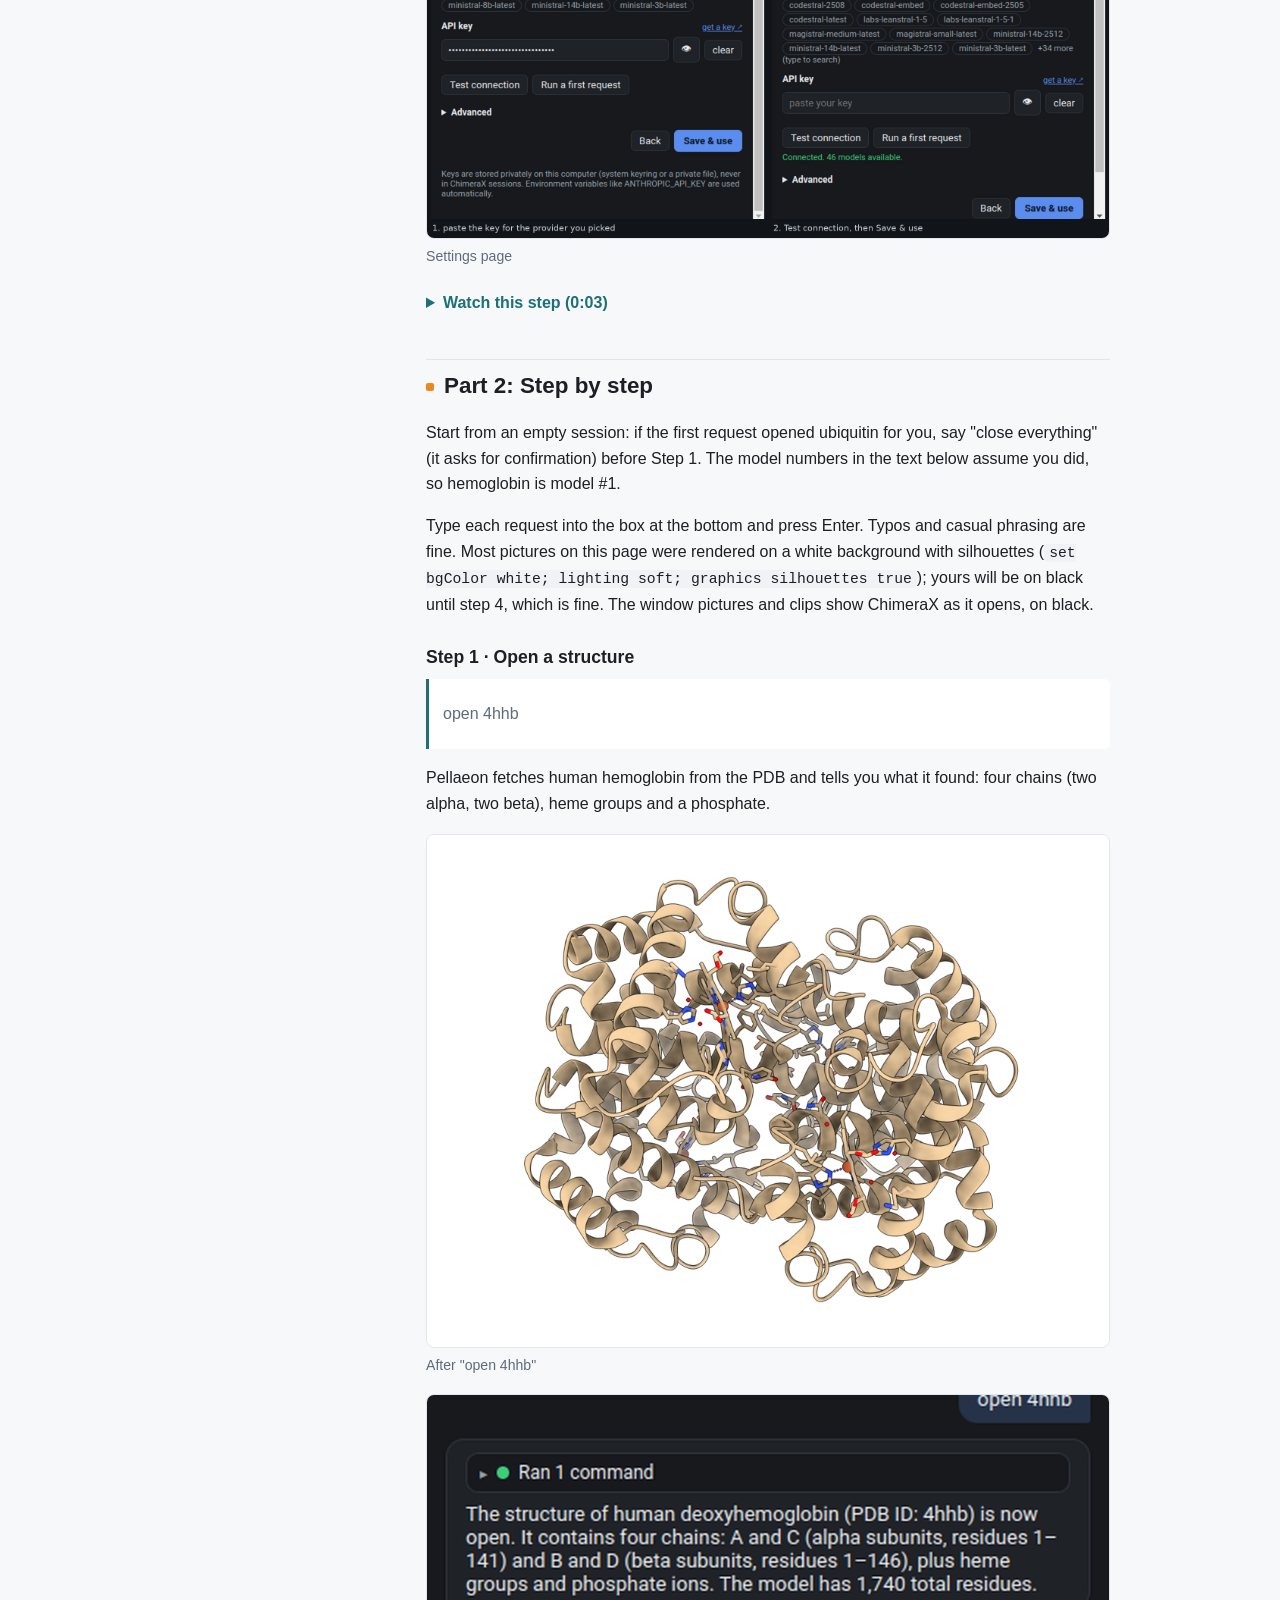
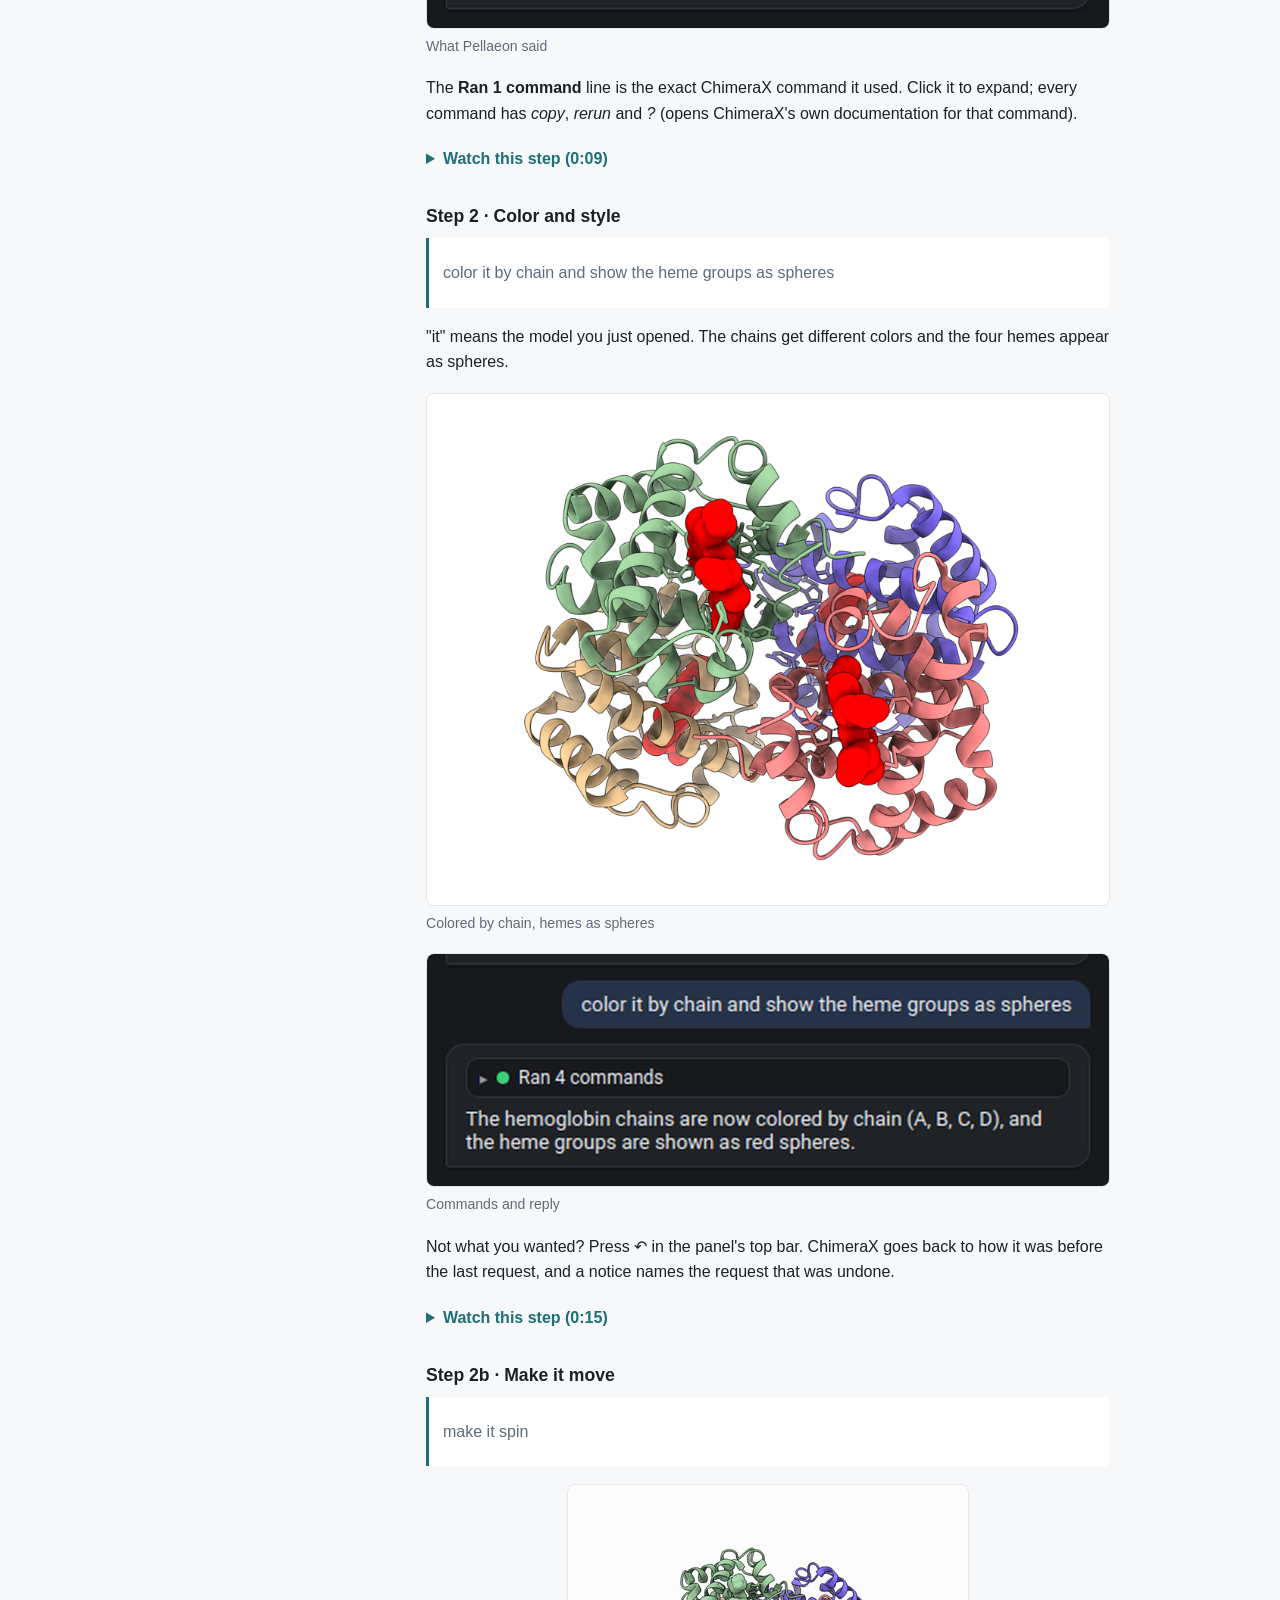
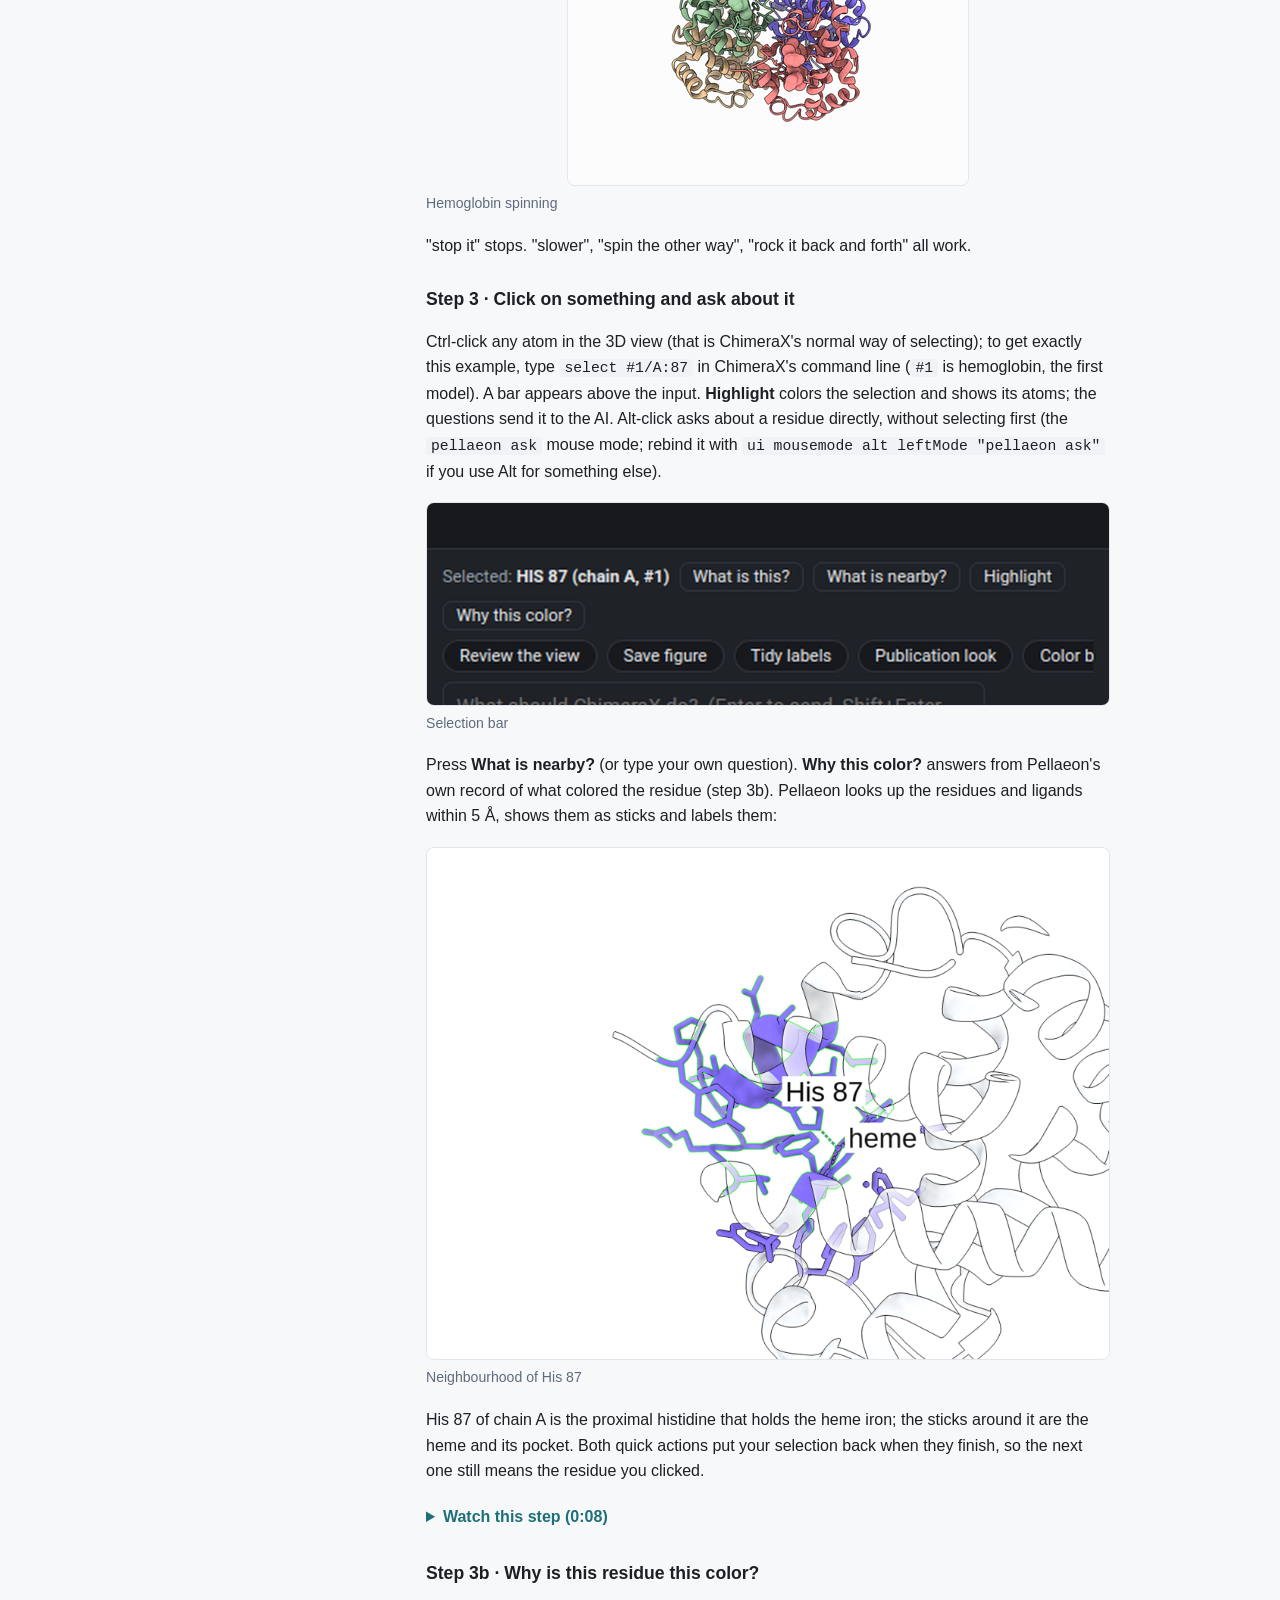
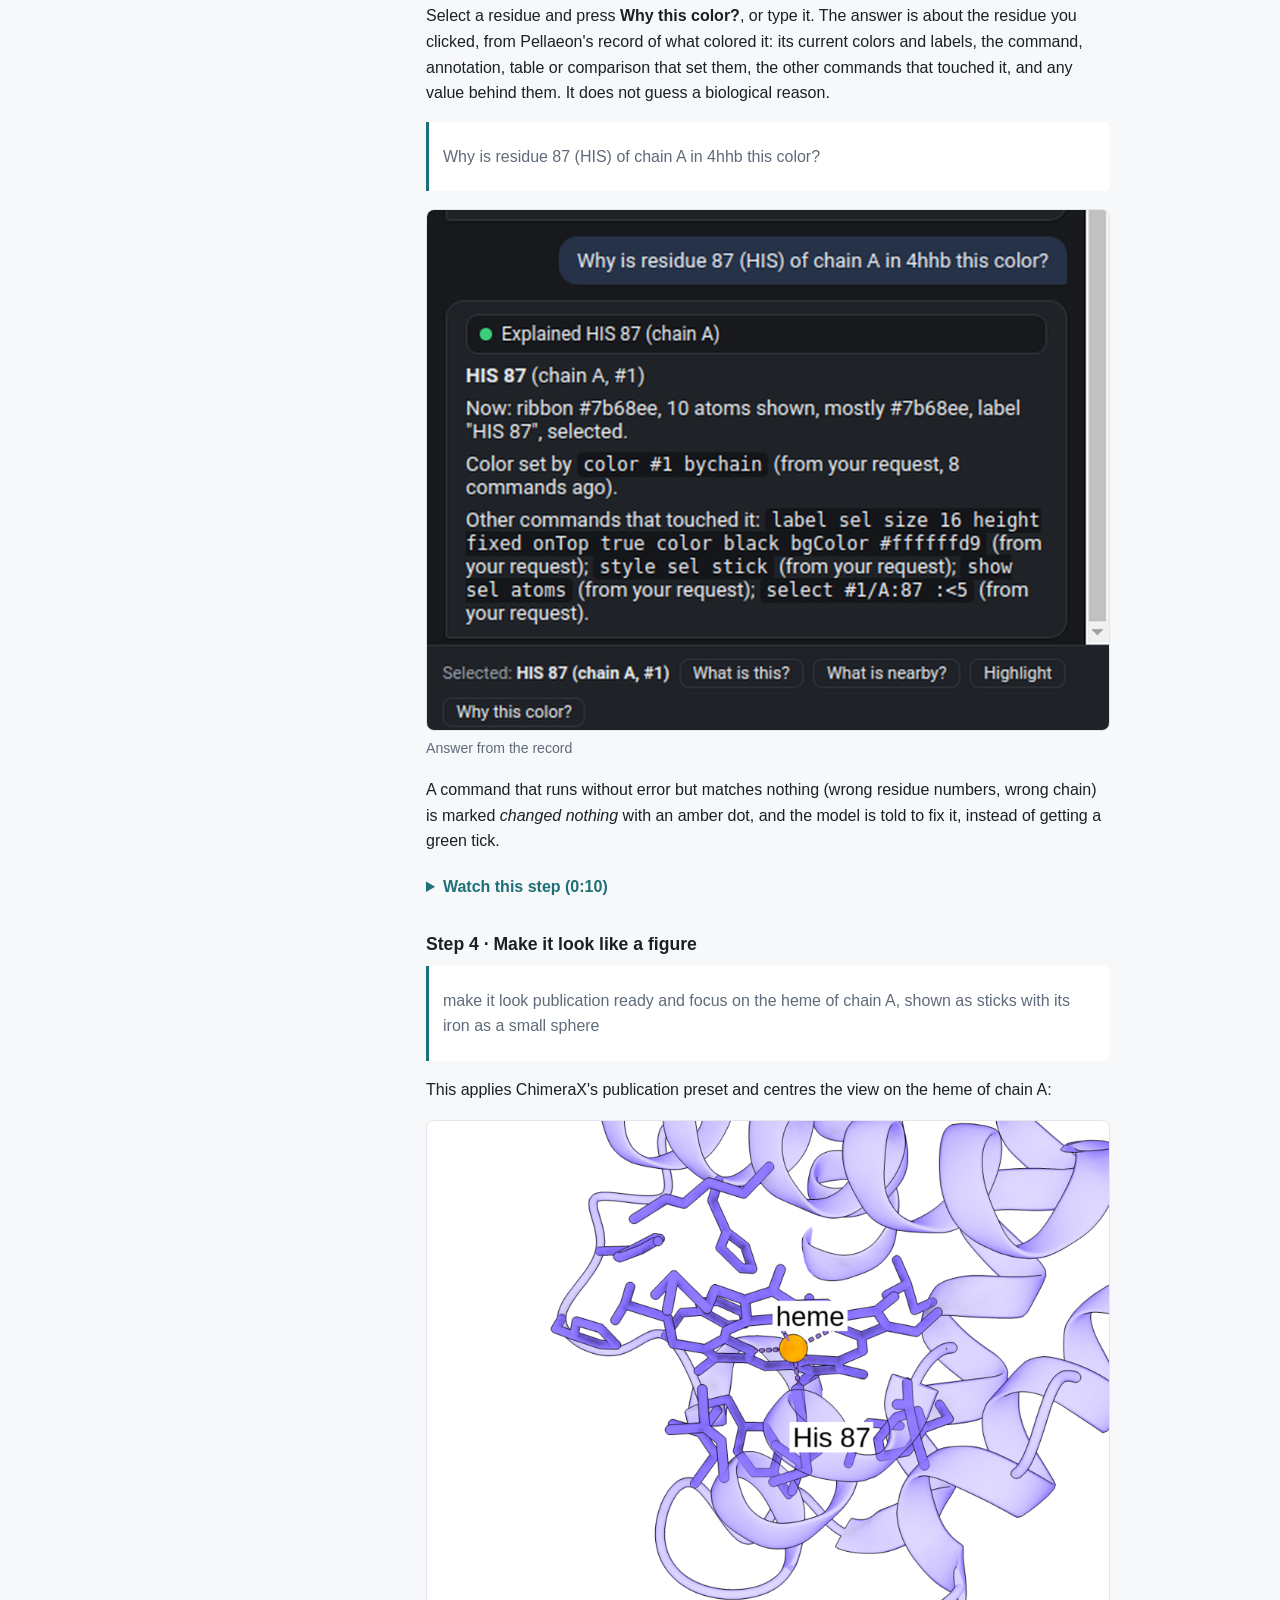
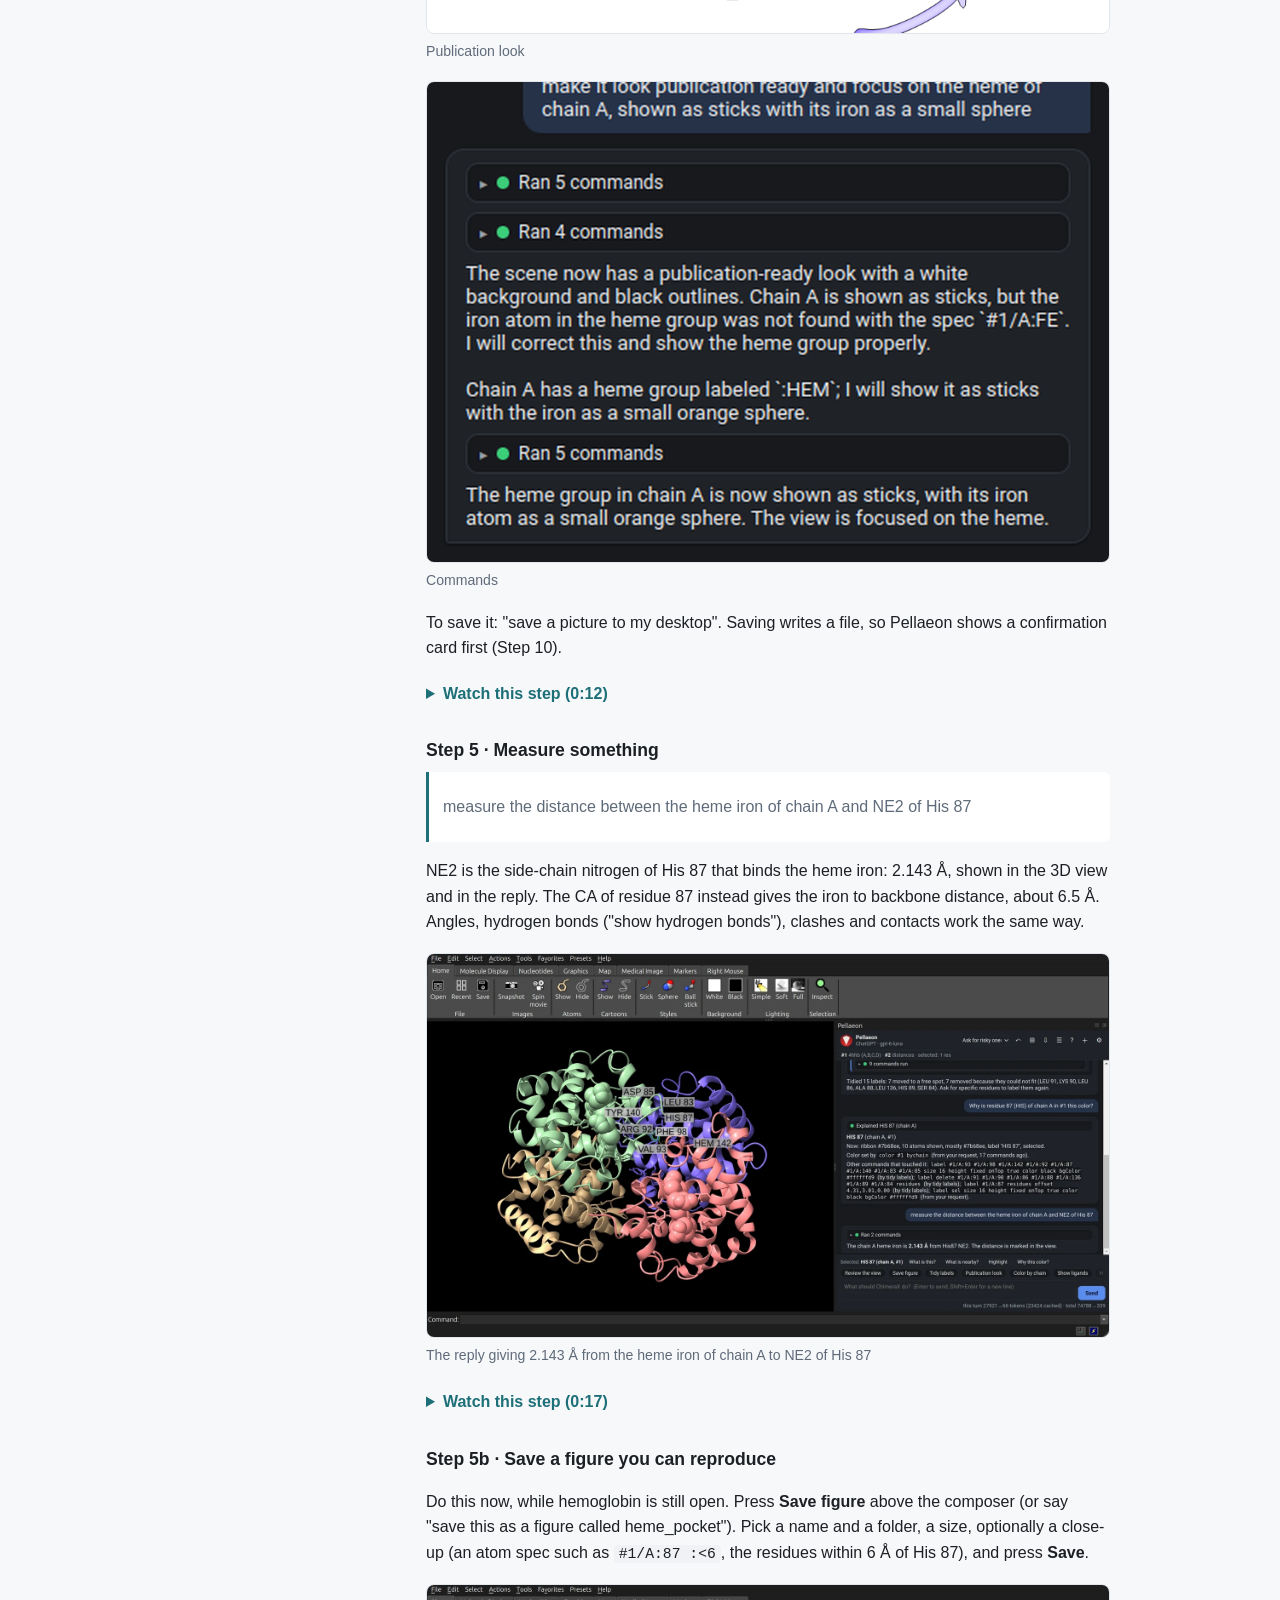
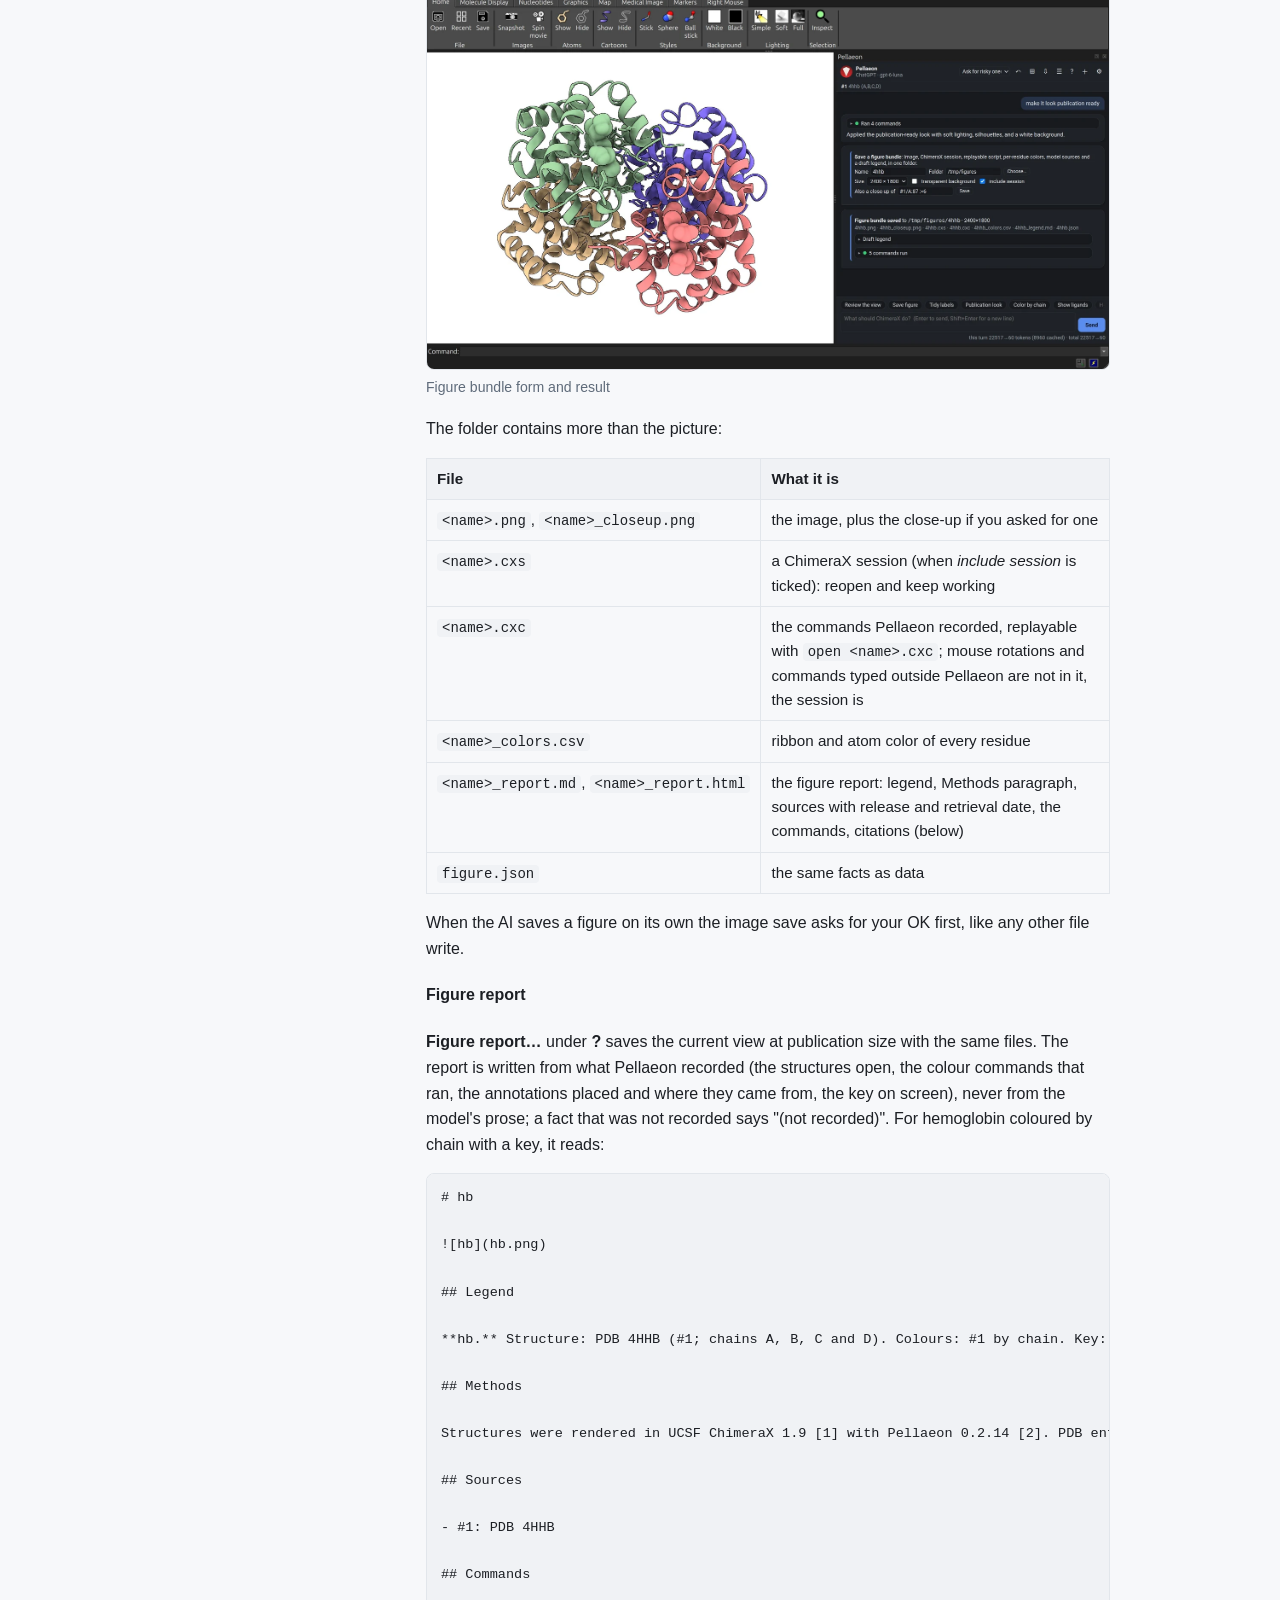
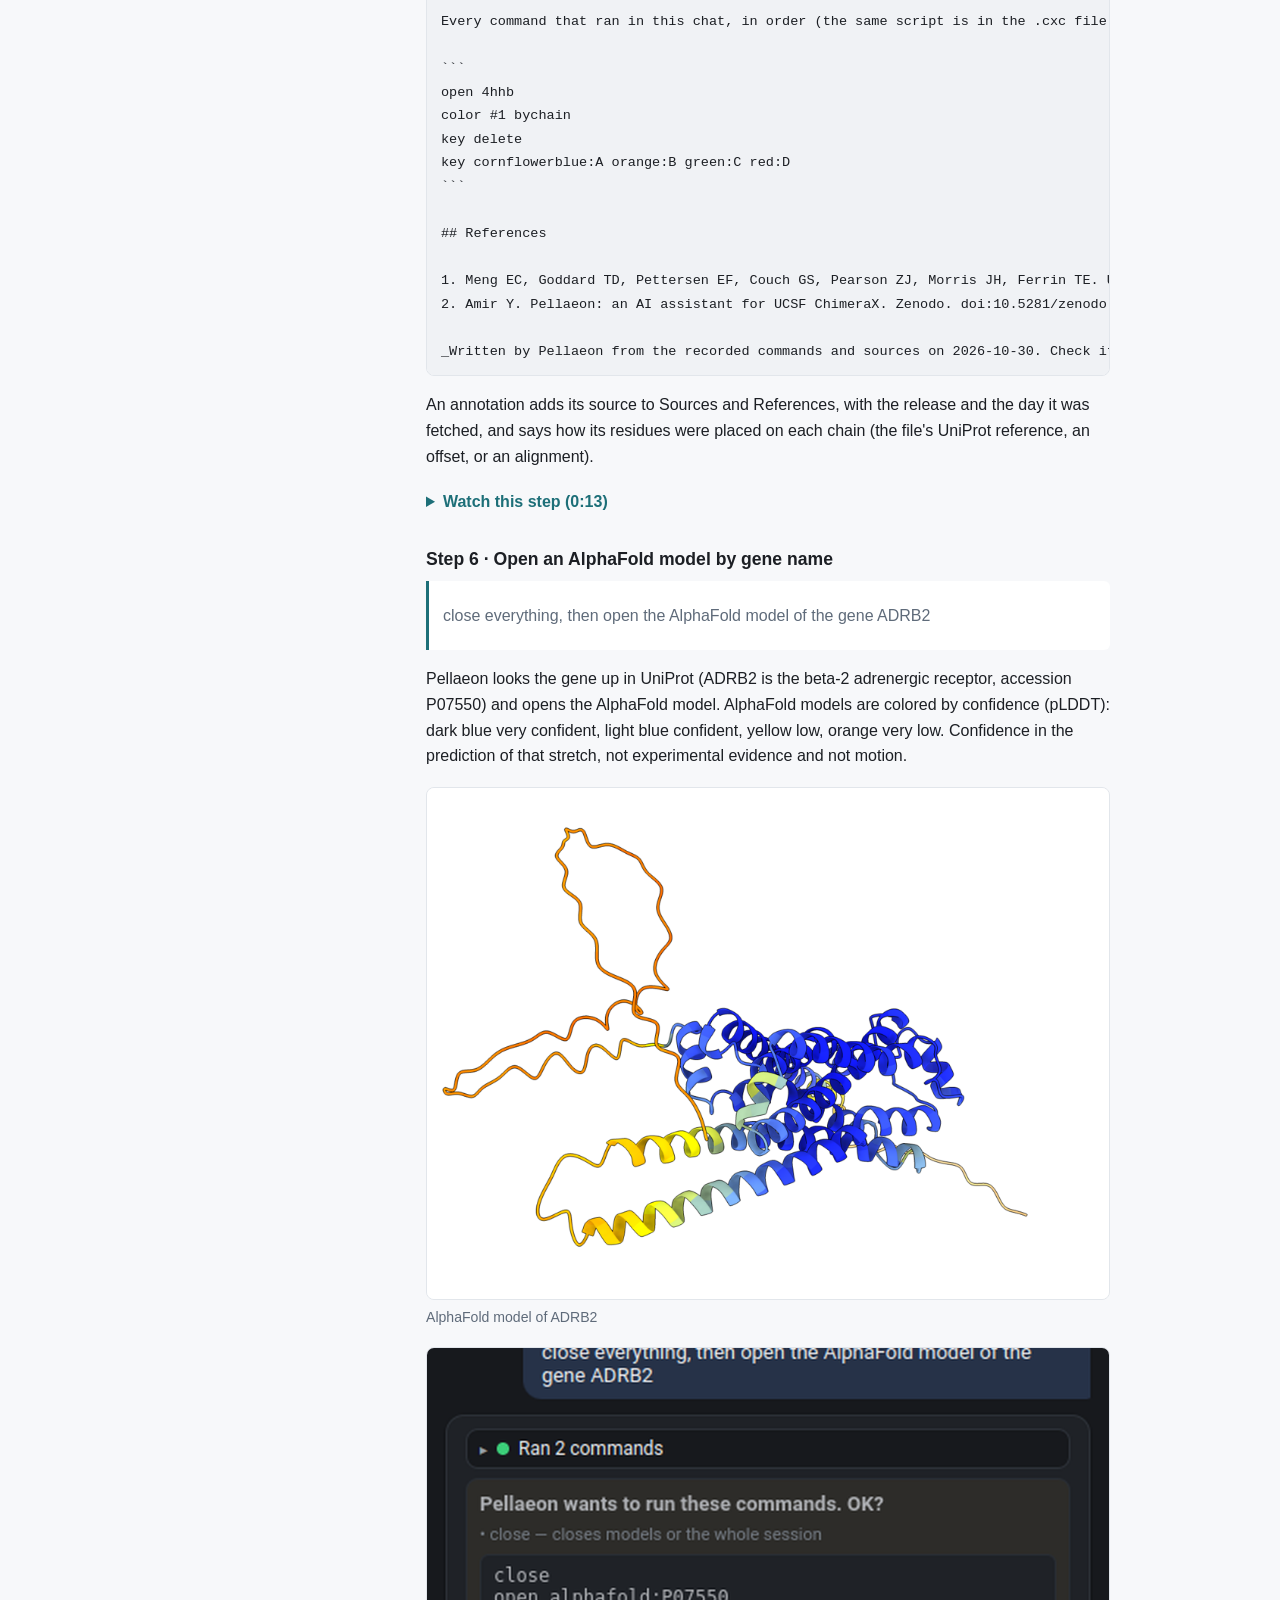
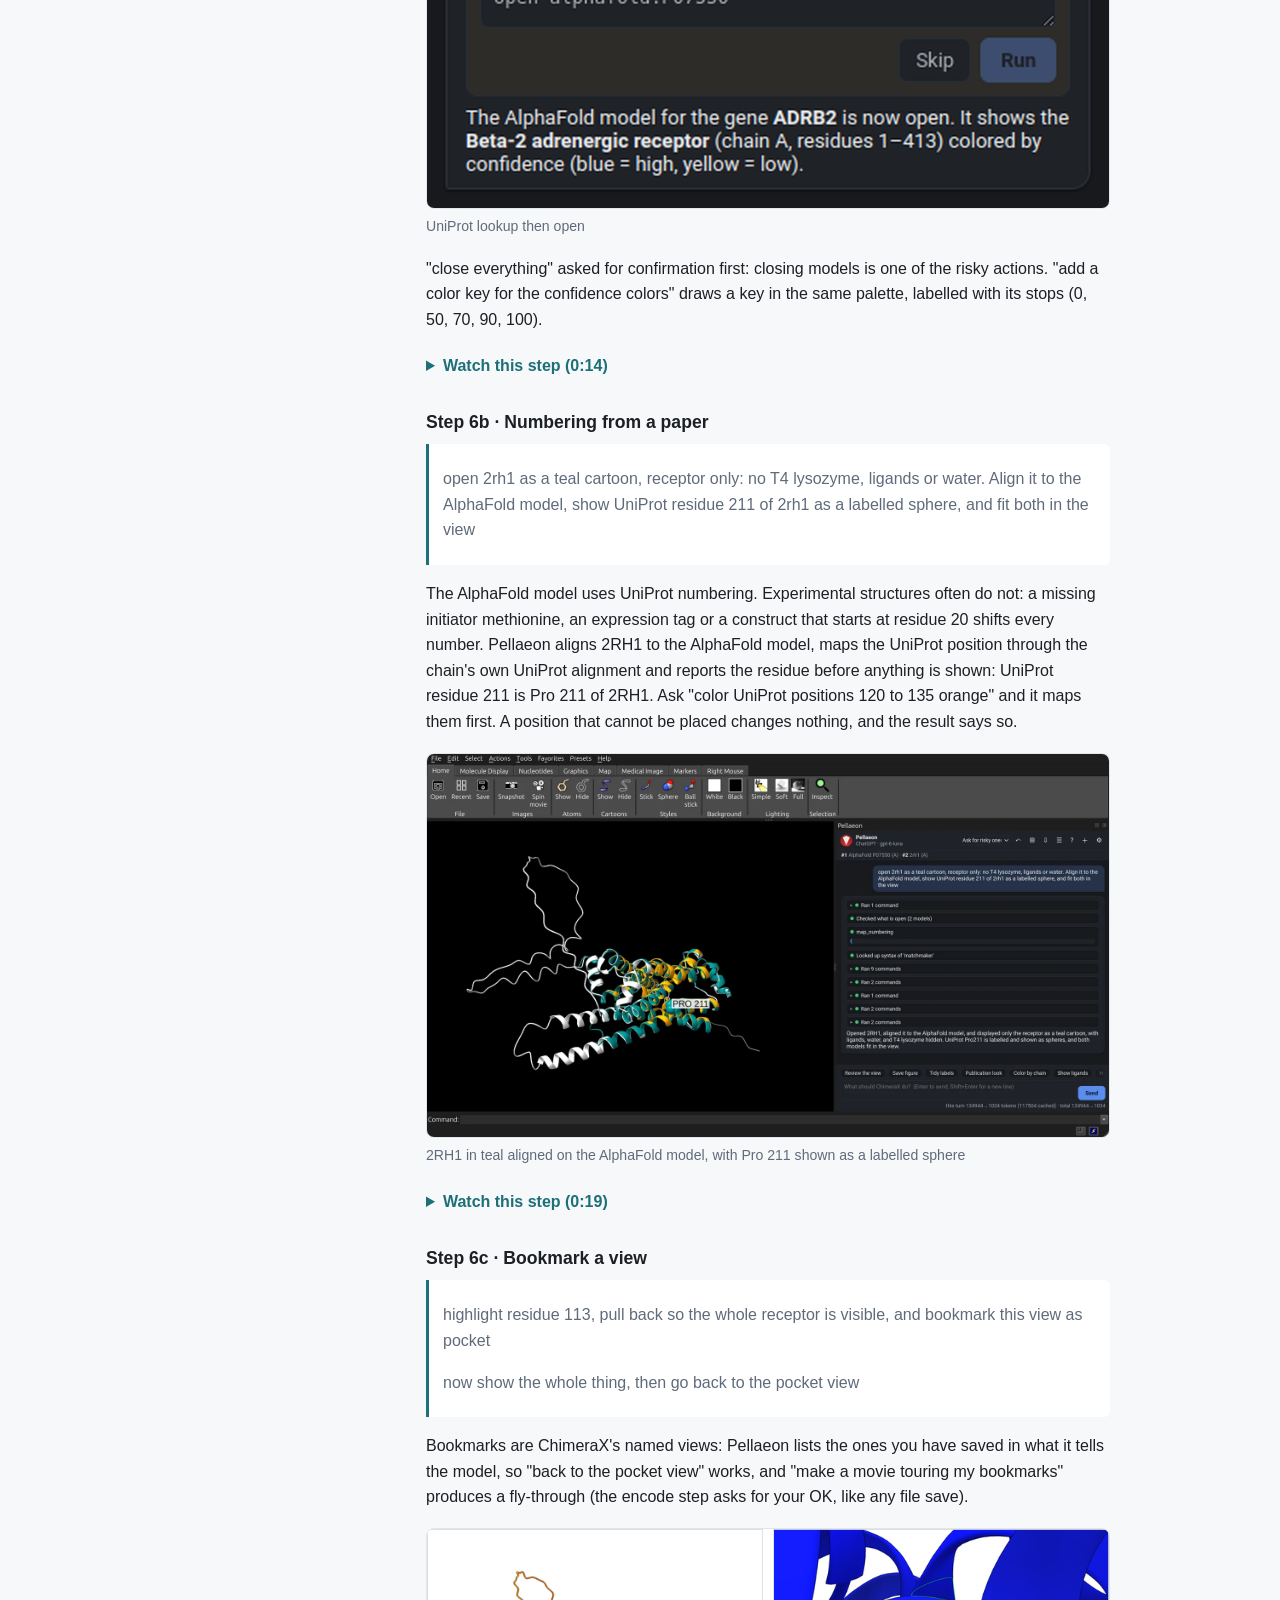
<file: docs/tutorial.html>
<!DOCTYPE html>
<html lang="en"><head><meta charset="utf-8"><meta name="viewport" content="width=device-width, initial-scale=1">
<title>Pellaeon tutorial - Pellaeon</title><link rel="icon" href="logo.png" type="image/png"><link rel="stylesheet" href="site.css?v=c98d7796">
<meta name="description" content="Learn to control ChimeraX with natural language in Pellaeon. Open structures, inspect residues, map variants and save figures with commands."><link rel="canonical" href="https://tggr-lab.github.io/pellaeon/tutorial.html">
<meta property="og:title" content="Pellaeon tutorial - Pellaeon"><meta property="og:description" content="Learn to control ChimeraX with natural language in Pellaeon. Open structures, inspect residues, map variants and save figures with commands."><meta property="og:image" content="https://tggr-lab.github.io/pellaeon/img/gui/hero_poster.jpg"><meta property="og:image:width" content="1920"><meta property="og:image:height" content="1080"><meta property="og:image:alt" content="A request typed into Pellaeon above the erythrocruorin assembly, its globin surfaces see-through and its hemes white"><meta property="og:url" content="https://tggr-lab.github.io/pellaeon/tutorial.html"><meta property="og:type" content="website"><meta name="twitter:card" content="summary_large_image"></head>
<body><div class="nav"><div class="in"><a class="brand" href="index.html"><img src="logo.png" alt="">Pellaeon</a><a class="link" href="index.html">Home</a><a class="link" href="install.html">Install</a><a class="link active" href="tutorials.html">Tutorials</a><a class="link" href="models.html">Tested models</a><a class="link" href="mcp.html">Pellaeon and MCP</a><a class="link" href="classic.html">Classic edition</a><span class="spacer"></span><a class="link gh" href="https://github.com/tggr-lab/pellaeon">GitHub</a><button class="theme" id="theme-btn" type="button" title="Theme: follows your system. Click to switch" aria-label="Switch theme">&#9680;</button></div></div>
<script>(function(){var k="pellaeon-theme",r=document.documentElement;function ap(v){if(v)r.setAttribute("data-theme",v);else r.removeAttribute("data-theme");}var v=null;try{v=localStorage.getItem(k);}catch(e){}ap(v);document.addEventListener("DOMContentLoaded",function(){var b=document.getElementById("theme-btn");if(!b)return;var names={"":"system","light":"light","dark":"dark"};function lab(){b.title="Theme: "+names[r.getAttribute("data-theme")||""]+". Click to switch";}lab();b.onclick=function(){var cur=r.getAttribute("data-theme")||"";var nxt=cur===""?"light":cur==="light"?"dark":"";ap(nxt||null);try{nxt?localStorage.setItem(k,nxt):localStorage.removeItem(k);}catch(e){}lab();};});})();</script>
<script data-goatcounter="https://pellaeon.goatcounter.com/count" async src="https://gc.zgo.at/count.js"></script>
<main><div class="doc"><nav class="toc"><details open><summary>Contents</summary><div class="toc">
<ul>
<li><a href="#five-minute-version">Five-minute version</a></li>
<li><a href="#more-tutorials">More tutorials</a></li>
<li><a href="#part-1-setup">Part 1: Setup</a><ul>
<li><a href="#1-install-chimerax-and-pellaeon">1. Install ChimeraX and Pellaeon</a></li>
<li><a href="#2-connect-an-ai-once">2. Connect an AI (once)</a></li>
</ul>
</li>
<li><a href="#part-2-step-by-step">Part 2: Step by step</a><ul>
<li><a href="#step-1-open-a-structure">Step 1 · Open a structure</a></li>
<li><a href="#step-2-color-and-style">Step 2 · Color and style</a></li>
<li><a href="#step-2b-make-it-move">Step 2b · Make it move</a></li>
<li><a href="#step-3-click-on-something-and-ask-about-it">Step 3 · Click on something and ask about it</a></li>
<li><a href="#step-3b-why-is-this-residue-this-color">Step 3b · Why is this residue this color?</a></li>
<li><a href="#step-4-make-it-look-like-a-figure">Step 4 · Make it look like a figure</a></li>
<li><a href="#step-5-measure-something">Step 5 · Measure something</a></li>
<li><a href="#step-5b-save-a-figure-you-can-reproduce">Step 5b · Save a figure you can reproduce</a></li>
<li><a href="#step-6-open-an-alphafold-model-by-gene-name">Step 6 · Open an AlphaFold model by gene name</a></li>
<li><a href="#step-6b-numbering-from-a-paper">Step 6b · Numbering from a paper</a></li>
<li><a href="#step-6c-bookmark-a-view">Step 6c · Bookmark a view</a></li>
<li><a href="#step-7-paint-annotations-from-uniprot">Step 7 · Paint annotations from UniProt</a></li>
<li><a href="#step-8-clinvar-variants">Step 8 · ClinVar variants</a></li>
<li><a href="#step-8b-when-labels-pile-up">Step 8b · When labels pile up</a></li>
<li><a href="#step-8c-re-use-a-look">Step 8c · Re-use a look</a></li>
<li><a href="#step-9-compare-two-conformations">Step 9 · Compare two conformations</a></li>
<li><a href="#step-9b-which-contacts-change">Step 9b · Which contacts change</a></li>
<li><a href="#step-10-risky-commands-ask-first">Step 10 · Risky commands ask first</a></li>
<li><a href="#step-11-your-own-data-on-the-structure">Step 11 · Your own data on the structure</a></li>
</ul>
</li>
<li><a href="#part-3-good-to-know">Part 3: Good to know</a></li>
<li><a href="#troubleshooting">Troubleshooting</a></li>
</ul>
</div>
</details></nav><article><h1 id="pellaeon-tutorial">Pellaeon tutorial</h1><nav class="subnav" aria-label="Tutorials"><a class="tn-all" href="tutorials.html">&larr; All tutorials</a><a href="pocket.html">Next: A ligand in its pocket</a></nav>
<p>The full walkthrough takes about twenty minutes: hemoglobin, a residue and its neighbours, a figure, a distance, an AlphaFold model by gene name, variants, two conformations of an enzyme, and your own data. Each step shows what to type, what Pellaeon ran, and what ChimeraX shows afterwards. Where a step was recorded in ChimeraX, <strong>Watch this step</strong> under it plays a short clip; waits for the model are sped up in the clips and marked.</p>
<h2 id="five-minute-version">Five-minute version</h2>
<ol>
<li>In ChimeraX's <strong>Command:</strong> line, paste <code>toolshed install ChimeraX-Pellaeon</code> and press Enter, then open <strong>Tools ▸ General ▸ Pellaeon</strong>.</li>
<li>The panel opens on its settings page. Pick <strong>ChatGPT</strong> and sign in if you have a Plus or Pro account (no key), else <strong>Mistral</strong> (free key) or <strong>Ollama</strong> (runs on your computer). Press <strong>Test connection</strong>.</li>
<li>Press <strong>Run a first request</strong>: it saves the settings, opens ubiquitin and colors it by chain.</li>
<li>
<p>Type these into Pellaeon's message box, one at a time:</p>
<ul>
<li><code>close everything and open 4hhb</code></li>
<li><code>color it by chain and show the heme groups as spheres</code></li>
<li><code>make it look publication ready</code></li>
</ul>
</li>
<li>
<p>Press ↶ in the panel's top bar to take the last request back.</p>
</li>
</ol>
<h2 id="more-tutorials">More tutorials</h2>
<p>Shorter recorded examples and the phage T4 build are on the <a href="tutorials.html">tutorials page</a>.</p>
<p>The rest of this page is the full walkthrough.</p>
<h2 id="part-1-setup">Part 1: Setup</h2>
<h3 id="1-install-chimerax-and-pellaeon">1. Install ChimeraX and Pellaeon</h3>
<ol>
<li>Install <a href="https://www.cgl.ucsf.edu/chimerax/download.html">UCSF ChimeraX</a> 1.9 or newer (Windows: run the installer with the defaults).</li>
<li>Start ChimeraX. Click into the <strong>Command:</strong> line at the bottom of the window, paste this and press Enter:</li>
</ol>
<pre><code>toolshed install ChimeraX-Pellaeon
</code></pre>
<p>That installs Pellaeon from the <a href="https://cxtoolshed.rbvi.ucsf.edu/apps/chimeraxpellaeon">ChimeraX Toolshed</a>. The menu route does the same thing without typing: <strong>Tools ▸ More Tools…</strong>, find <strong>Pellaeon</strong>, press <strong>Install</strong>.</p>
<p>Open the panel from the menu: <strong>Tools ▸ General ▸ Pellaeon</strong>. It opens as a floating window (drag it onto an edge of the ChimeraX window to dock it) and comes back the next time you start ChimeraX.</p>
<figure><img loading="lazy" alt="Tools menu, General submenu, Pellaeon entry" src="img/tut/00_menu.png" /><figcaption>Tools menu, General submenu, Pellaeon entry</figcaption></figure>
<p>Or type <code>ui tool show Pellaeon</code> in the command line. Nothing else to install: no Python, no terminal, no admin rights. (For an offline install, see <a href="install.html">Installation</a>.)</p>
<figure><img loading="lazy" alt="Pellaeon docked in ChimeraX" src="img/gui/shots/part1_first_color.webp" /><figcaption>Pellaeon docked in ChimeraX</figcaption></figure>
<h3 id="2-connect-an-ai-once">2. Connect an AI (once)</h3>
<p>The panel opens on its settings page. The choices:</p>
<ul>
<li><strong>A ChatGPT Plus or Pro account (recommended if you have one):</strong> pick <strong>ChatGPT</strong>, press <strong>Sign in with ChatGPT</strong>, and sign in in the browser. No key; Pellaeon uses <code>gpt-6-sol</code>, the highest score in the feature comparison on <a href="models.html">Tested models</a>.</li>
<li><strong>Nothing to install, free:</strong> pick <strong>Mistral</strong>, click "get a key", sign up at console.mistral.ai, press <em>Create new key</em>, and paste it into Pellaeon. Free, no credit card, takes two minutes. Pellaeon uses <code>ministral-8b-latest</code>, which the free tier serves at about 190 requests a minute. Google Gemini is an equally good choice at 15 requests a minute; its key comes from AI Studio the same way.</li>
<li><strong>The AI runs on your computer:</strong> pick <strong>Ollama</strong>. Pellaeon checks whether Ollama is installed; if not, it offers the download link (ollama.com, a normal installer). After installing, press <strong>Pull</strong> next to <code>gemma4:12b</code> once (8 GB, needs a 12 GB GPU; on a smaller card pull <code>qwen3:8b</code>, on a laptop <code>qwen3:4b</code> and expect slower answers).</li>
</ul>
<p>One thing to know before you paste a cloud key. With a local Ollama server, model requests are processed on your computer. Fetching structures and annotations still contacts external databases (PDB, AlphaFold DB, UniProt, ClinVar, ConSurf-DB). With a cloud provider, your request, the list of open models, the current selection, the commands you ran by hand in ChimeraX since your previous request (with their output) and any table you loaded are sent to that provider. Screenshots of the 3D view are shared only when the review-the-view option is enabled in Settings; a picture you attach to a request is sent with it. The free tiers of Mistral and Gemini are evaluation tiers, and both providers may use what you send to improve their models: for unpublished work use Ollama, or check the provider's data-handling terms first (<a href="https://mistral.ai/terms">Mistral</a>, <a href="https://ai.google.dev/gemini-api/terms">Google</a>).</p>
<p>Press <strong>Test connection</strong>, then <strong>Save &amp; use</strong>, or <strong>Run a first request</strong>, which saves the settings and has the AI open ubiquitin and color it by chain. You can switch providers any time with the gear icon.</p>
<figure><img loading="lazy" alt="Settings page" src="img/01_settings.png" /><figcaption>Settings page</figcaption></figure>
<details class="clip"><summary>Watch this step (0:03)</summary><video controls muted playsinline preload="none" poster="img/gui/clips/part7_safety_settings.jpg" aria-label="The settings page and its providers"><source src="img/gui/clips/part7_safety_settings.mp4" type="video/mp4"></video></details>

<h2 id="part-2-step-by-step">Part 2: Step by step</h2>
<p>Start from an empty session: if the first request opened ubiquitin for you, say "close everything" (it asks for confirmation) before Step 1. The model numbers in the text below assume you did, so hemoglobin is model #1.</p>
<p>Type each request into the box at the bottom and press Enter. Typos and casual phrasing are fine. Most pictures on this page were rendered on a white background with silhouettes (<code>set bgColor white; lighting soft; graphics silhouettes true</code>); yours will be on black until step 4, which is fine. The window pictures and clips show ChimeraX as it opens, on black.</p>
<h3 id="step-1-open-a-structure">Step 1 · Open a structure</h3>
<blockquote>
<p>open 4hhb</p>
</blockquote>
<p>Pellaeon fetches human hemoglobin from the PDB and tells you what it found: four chains (two alpha, two beta), heme groups and a phosphate.</p>
<figure><img loading="lazy" alt="After &quot;open 4hhb&quot;" src="img/tut/01_open.png" /><figcaption>After &quot;open 4hhb&quot;</figcaption></figure>
<figure><img loading="lazy" alt="What Pellaeon said" src="img/tut/01_open_panel.png" /><figcaption>What Pellaeon said</figcaption></figure>
<p>The <strong>Ran 1 command</strong> line is the exact ChimeraX command it used. Click it to expand; every command has <em>copy</em>, <em>rerun</em> and <em>?</em> (opens ChimeraX's own documentation for that command).</p>
<details class="clip"><summary>Watch this step (0:09)</summary><video controls muted playsinline preload="none" poster="img/gui/clips/part1_first_open.jpg" aria-label="Step 1, open 4hhb"><source src="img/gui/clips/part1_first_open.mp4" type="video/mp4"></video></details>

<h3 id="step-2-color-and-style">Step 2 · Color and style</h3>
<blockquote>
<p>color it by chain and show the heme groups as spheres</p>
</blockquote>
<p>"it" means the model you just opened. The chains get different colors and the four hemes appear as spheres.</p>
<figure><img loading="lazy" alt="Colored by chain, hemes as spheres" src="img/tut/02_chains.png" /><figcaption>Colored by chain, hemes as spheres</figcaption></figure>
<figure><img loading="lazy" alt="Commands and reply" src="img/tut/02_chains_panel.png" /><figcaption>Commands and reply</figcaption></figure>
<p>Not what you wanted? Press ↶ in the panel's top bar. ChimeraX goes back to how it was before the last request, and a notice names the request that was undone.</p>
<details class="clip"><summary>Watch this step (0:15)</summary><video controls muted playsinline preload="none" poster="img/gui/clips/part1_first_color.jpg" aria-label="Step 2, color by chain and hemes as spheres"><source src="img/gui/clips/part1_first_color.mp4" type="video/mp4"></video></details>

<h3 id="step-2b-make-it-move">Step 2b · Make it move</h3>
<blockquote>
<p>make it spin</p>
</blockquote>
<figure><img loading="lazy" alt="Hemoglobin spinning" src="img/tut/spin_4hhb.gif" /><figcaption>Hemoglobin spinning</figcaption></figure>
<p>"stop it" stops. "slower", "spin the other way", "rock it back and forth" all work.</p>
<h3 id="step-3-click-on-something-and-ask-about-it">Step 3 · Click on something and ask about it</h3>
<p>Ctrl-click any atom in the 3D view (that is ChimeraX's normal way of selecting); to get exactly this example, type <code>select #1/A:87</code> in ChimeraX's command line (<code>#1</code> is hemoglobin, the first model). A bar appears above the input. <strong>Highlight</strong> colors the selection and shows its atoms; the questions send it to the AI. Alt-click asks about a residue directly, without selecting first (the <code>pellaeon ask</code> mouse mode; rebind it with <code>ui mousemode alt leftMode "pellaeon ask"</code> if you use Alt for something else).</p>
<figure><img loading="lazy" alt="Selection bar" src="img/tut/03_nearby_panel.png" /><figcaption>Selection bar</figcaption></figure>
<p>Press <strong>What is nearby?</strong> (or type your own question). <strong>Why this color?</strong> answers from Pellaeon's own record of what colored the residue (step 3b). Pellaeon looks up the residues and ligands within 5 Å, shows them as sticks and labels them:</p>
<figure><img loading="lazy" alt="Neighbourhood of His 87" src="img/tut/03_nearby_b.png" /><figcaption>Neighbourhood of His 87</figcaption></figure>
<p>His 87 of chain A is the proximal histidine that holds the heme iron; the sticks around it are the heme and its pocket. Both quick actions put your selection back when they finish, so the next one still means the residue you clicked.</p>
<details class="clip"><summary>Watch this step (0:08)</summary><video controls muted playsinline preload="none" poster="img/gui/clips/part2_closer_nearby.jpg" aria-label="Step 3, what is nearby His 87"><source src="img/gui/clips/part2_closer_nearby.mp4" type="video/mp4"></video></details>

<h3 id="step-3b-why-is-this-residue-this-color">Step 3b · Why is this residue this color?</h3>
<p>Select a residue and press <strong>Why this color?</strong>, or type it. The answer is about the residue you clicked, from Pellaeon's record of what colored it: its current colors and labels, the command, annotation, table or comparison that set them, the other commands that touched it, and any value behind them. It does not guess a biological reason.</p>
<blockquote>
<p>Why is residue 87 (HIS) of chain A in 4hhb this color?</p>
</blockquote>
<figure><img loading="lazy" alt="Answer from the record" src="img/tut/03c_why_panel.png" /><figcaption>Answer from the record</figcaption></figure>
<p>A command that runs without error but matches nothing (wrong residue numbers, wrong chain) is marked <em>changed nothing</em> with an amber dot, and the model is told to fix it, instead of getting a green tick.</p>
<details class="clip"><summary>Watch this step (0:10)</summary><video controls muted playsinline preload="none" poster="img/gui/clips/part2_closer_why.jpg" aria-label="Step 3b, why His 87 has its color"><source src="img/gui/clips/part2_closer_why.mp4" type="video/mp4"></video></details>

<h3 id="step-4-make-it-look-like-a-figure">Step 4 · Make it look like a figure</h3>
<blockquote>
<p>make it look publication ready and focus on the heme of chain A, shown as sticks with its iron as a small sphere</p>
</blockquote>
<p>This applies ChimeraX's publication preset and centres the view on the heme of chain A:</p>
<figure><img loading="lazy" alt="Publication look" src="img/tut/04_pub.png" /><figcaption>Publication look</figcaption></figure>
<figure><img loading="lazy" alt="Commands" src="img/tut/04_pub_panel.png" /><figcaption>Commands</figcaption></figure>
<p>To save it: "save a picture to my desktop". Saving writes a file, so Pellaeon shows a confirmation card first (Step 10).</p>
<details class="clip"><summary>Watch this step (0:12)</summary><video controls muted playsinline preload="none" poster="img/gui/clips/part3_figure_publication.jpg" aria-label="Step 4, the publication look"><source src="img/gui/clips/part3_figure_publication.mp4" type="video/mp4"></video></details>

<h3 id="step-5-measure-something">Step 5 · Measure something</h3>
<blockquote>
<p>measure the distance between the heme iron of chain A and NE2 of His 87</p>
</blockquote>
<p>NE2 is the side-chain nitrogen of His 87 that binds the heme iron: 2.143 Å, shown in the 3D view and in the reply. The CA of residue 87 instead gives the iron to backbone distance, about 6.5 Å. Angles, hydrogen bonds ("show hydrogen bonds"), clashes and contacts work the same way.</p>
<figure><img loading="lazy" alt="The reply giving 2.143 Å from the heme iron of chain A to NE2 of His 87" src="img/gui/shots/part2_closer_distance.webp" /><figcaption>The reply giving 2.143 Å from the heme iron of chain A to NE2 of His 87</figcaption></figure>
<details class="clip"><summary>Watch this step (0:17)</summary><video controls muted playsinline preload="none" poster="img/gui/clips/part2_closer_distance.jpg" aria-label="Step 5, a distance"><source src="img/gui/clips/part2_closer_distance.mp4" type="video/mp4"></video></details>

<h3 id="step-5b-save-a-figure-you-can-reproduce">Step 5b · Save a figure you can reproduce</h3>
<p>Do this now, while hemoglobin is still open. Press <strong>Save figure</strong> above the composer (or say "save this as a figure called heme_pocket"). Pick a name and a folder, a size, optionally a close-up (an atom spec such as <code>#1/A:87 :&lt;6</code>, the residues within 6 Å of His 87), and press <strong>Save</strong>.</p>
<figure><img loading="lazy" alt="Figure bundle form and result" src="img/gui/shots/part3_figure_saved.webp" /><figcaption>Figure bundle form and result</figcaption></figure>
<p>The folder contains more than the picture:</p>
<div class="table-wrap"><table>
<thead>
<tr>
<th>File</th>
<th>What it is</th>
</tr>
</thead>
<tbody>
<tr>
<td><code>&lt;name&gt;.png</code>, <code>&lt;name&gt;_closeup.png</code></td>
<td>the image, plus the close-up if you asked for one</td>
</tr>
<tr>
<td><code>&lt;name&gt;.cxs</code></td>
<td>a ChimeraX session (when <em>include session</em> is ticked): reopen and keep working</td>
</tr>
<tr>
<td><code>&lt;name&gt;.cxc</code></td>
<td>the commands Pellaeon recorded, replayable with <code>open &lt;name&gt;.cxc</code>; mouse rotations and commands typed outside Pellaeon are not in it, the session is</td>
</tr>
<tr>
<td><code>&lt;name&gt;_colors.csv</code></td>
<td>ribbon and atom color of every residue</td>
</tr>
<tr>
<td><code>&lt;name&gt;_report.md</code>, <code>&lt;name&gt;_report.html</code></td>
<td>the figure report: legend, Methods paragraph, sources with release and retrieval date, the commands, citations (below)</td>
</tr>
<tr>
<td><code>figure.json</code></td>
<td>the same facts as data</td>
</tr>
</tbody>
</table></div>
<p>When the AI saves a figure on its own the image save asks for your OK first, like any other file write.</p>
<h4 id="figure-report">Figure report</h4>
<p><strong>Figure report…</strong> under <strong>?</strong> saves the current view at publication size with the same files. The report is written from what Pellaeon recorded (the structures open, the colour commands that ran, the annotations placed and where they came from, the key on screen), never from the model's prose; a fact that was not recorded says "(not recorded)". For hemoglobin coloured by chain with a key, it reads:</p>
<pre><code># hb

![hb](hb.png)

## Legend

**hb.** Structure: PDB 4HHB (#1; chains A, B, C and D). Colours: #1 by chain. Key: cornflowerblue A, orange B, green C, red D. Background #ffffff.

## Methods

Structures were rendered in UCSF ChimeraX 1.9 [1] with Pellaeon 0.2.14 [2]. PDB entry 4HHB was opened in ChimeraX. #1 was coloured by chain. The image was saved at 2400 x 1800 pixels with 3x supersampling. The ChimeraX commands that produced the view are listed below.

## Sources

- #1: PDB 4HHB

## Commands

Every command that ran in this chat, in order (the same script is in the .cxc file).

```
open 4hhb
color #1 bychain
key delete
key cornflowerblue:A orange:B green:C red:D
```

## References

1. Meng EC, Goddard TD, Pettersen EF, Couch GS, Pearson ZJ, Morris JH, Ferrin TE. UCSF ChimeraX: tools for structure building and analysis. Protein Sci. 2023;32(11):e4792. doi:10.1002/pro.4792
2. Amir Y. Pellaeon: an AI assistant for UCSF ChimeraX. Zenodo. doi:10.5281/zenodo.23395411

_Written by Pellaeon from the recorded commands and sources on 2026-10-30. Check it before use._
</code></pre>
<p>An annotation adds its source to Sources and References, with the release and the day it was fetched, and says how its residues were placed on each chain (the file's UniProt reference, an offset, or an alignment).</p>
<details class="clip"><summary>Watch this step (0:13)</summary><video controls muted playsinline preload="none" poster="img/gui/clips/part3_figure_saved.jpg" aria-label="Step 5b, save a figure bundle"><source src="img/gui/clips/part3_figure_saved.mp4" type="video/mp4"></video></details>

<h3 id="step-6-open-an-alphafold-model-by-gene-name">Step 6 · Open an AlphaFold model by gene name</h3>
<blockquote>
<p>close everything, then open the AlphaFold model of the gene ADRB2</p>
</blockquote>
<p>Pellaeon looks the gene up in UniProt (ADRB2 is the beta-2 adrenergic receptor, accession P07550) and opens the AlphaFold model. AlphaFold models are colored by confidence (pLDDT): dark blue very confident, light blue confident, yellow low, orange very low. Confidence in the prediction of that stretch, not experimental evidence and not motion.</p>
<figure><img loading="lazy" alt="AlphaFold model of ADRB2" src="img/tut/06_af.png" /><figcaption>AlphaFold model of ADRB2</figcaption></figure>
<figure><img loading="lazy" alt="UniProt lookup then open" src="img/tut/06_af_panel.png" /><figcaption>UniProt lookup then open</figcaption></figure>
<p>"close everything" asked for confirmation first: closing models is one of the risky actions. "add a color key for the confidence colors" draws a key in the same palette, labelled with its stops (0, 50, 70, 90, 100).</p>
<details class="clip"><summary>Watch this step (0:14)</summary><video controls muted playsinline preload="none" poster="img/gui/clips/part4_gene_alphafold.jpg" aria-label="Step 6, the AlphaFold model of ADRB2"><source src="img/gui/clips/part4_gene_alphafold.mp4" type="video/mp4"></video></details>

<h3 id="step-6b-numbering-from-a-paper">Step 6b · Numbering from a paper</h3>
<blockquote>
<p>open 2rh1 as a teal cartoon, receptor only: no T4 lysozyme, ligands or water. Align it to the AlphaFold model, show UniProt residue 211 of 2rh1 as a labelled sphere, and fit both in the view</p>
</blockquote>
<p>The AlphaFold model uses UniProt numbering. Experimental structures often do not: a missing initiator methionine, an expression tag or a construct that starts at residue 20 shifts every number. Pellaeon aligns 2RH1 to the AlphaFold model, maps the UniProt position through the chain's own UniProt alignment and reports the residue before anything is shown: UniProt residue 211 is Pro 211 of 2RH1. Ask "color UniProt positions 120 to 135 orange" and it maps them first. A position that cannot be placed changes nothing, and the result says so.</p>
<figure><img loading="lazy" alt="2RH1 in teal aligned on the AlphaFold model, with Pro 211 shown as a labelled sphere" src="img/gui/shots/part4_gene_numbering.webp" /><figcaption>2RH1 in teal aligned on the AlphaFold model, with Pro 211 shown as a labelled sphere</figcaption></figure>
<details class="clip"><summary>Watch this step (0:19)</summary><video controls muted playsinline preload="none" poster="img/gui/clips/part4_gene_numbering.jpg" aria-label="Step 6b, UniProt 211 in 2RH1"><source src="img/gui/clips/part4_gene_numbering.mp4" type="video/mp4"></video></details>

<h3 id="step-6c-bookmark-a-view">Step 6c · Bookmark a view</h3>
<blockquote>
<p>highlight residue 113, pull back so the whole receptor is visible, and bookmark this view as pocket</p>
<p>now show the whole thing, then go back to the pocket view</p>
</blockquote>
<p>Bookmarks are ChimeraX's named views: Pellaeon lists the ones you have saved in what it tells the model, so "back to the pocket view" works, and "make a movie touring my bookmarks" produces a fly-through (the encode step asks for your OK, like any file save).</p>
<figure><img loading="lazy" alt="Back at the bookmarked view" src="img/tut/06c.png" /><figcaption>Back at the bookmarked view</figcaption></figure>
<figure><img loading="lazy" alt="Bookmark round-trip" src="img/tut/06c_panel.png" /><figcaption>Bookmark round-trip</figcaption></figure>
<h3 id="step-7-paint-annotations-from-uniprot">Step 7 · Paint annotations from UniProt</h3>
<blockquote>
<p>color the transmembrane helices orange and the rest white</p>
</blockquote>
<p>Pellaeon fetches the transmembrane segments from UniProt and colors exactly those residues. The seven helices of this receptor light up:</p>
<figure><img loading="lazy" alt="Transmembrane helices" src="img/tut/07_tm.png" /><figcaption>Transmembrane helices</figcaption></figure>
<figure><img loading="lazy" alt="What it did" src="img/tut/07_tm_panel.png" /><figcaption>What it did</figcaption></figure>
<p>The same works for domains, binding sites, active sites, glycosylation, disulfides. A color key left over from the confidence coloring is removed in the same batch.</p>
<details class="clip"><summary>Watch this step (0:18)</summary><video controls muted playsinline preload="none" poster="img/gui/clips/part4_gene_tm.jpg" aria-label="Step 7, the transmembrane helices"><source src="img/gui/clips/part4_gene_tm.mp4" type="video/mp4"></video></details>

<h3 id="step-8-clinvar-variants">Step 8 · ClinVar variants</h3>
<blockquote>
<p>close everything and open the AlphaFold model of the gene HBB</p>
<p>show the ClinVar variants of HBB on it</p>
</blockquote>
<p>Hemoglobin beta again, this time the AlphaFold model, with the ClinVar missense positions that mapped onto the model colored by clinical significance: red pathogenic, orange likely pathogenic, magenta conflicting, yellow uncertain, cyan and blue (likely) benign. When several variants share a position, the color shows the highest-priority classification: pathogenic, then likely pathogenic, then uncertain, then likely benign, then benign; the card lists all of them. The pathogenic ones are labeled; E7V is the sickle-cell mutation (ClinVar counts the initiator methionine, so it is Glu6→Val in mature-chain numbering). This is the AlphaFold model of one β chain, not the tetramer from step 1.</p>
<figure><img loading="lazy" alt="ClinVar variants on hemoglobin beta" src="img/tut/08_clinvar.png" /><figcaption>ClinVar variants on hemoglobin beta</figcaption></figure>
<figure><img loading="lazy" alt="Result card" src="img/tut/08_clinvar_panel.png" /><figcaption>Result card</figcaption></figure>
<p>Pellaeon maps UniProt numbering onto the model's chains (PDB entries often start counting differently) and checks that the residue in the model really is the reference amino acid; mismatches are skipped and counted in the card.</p>
<details class="clip"><summary>Watch this step (0:17)</summary><video controls muted playsinline preload="none" poster="img/gui/clips/part6_variants_clinvar.jpg" aria-label="Step 8, ClinVar variants on hemoglobin beta"><source src="img/gui/clips/part6_variants_clinvar.mp4" type="video/mp4"></video></details>

<h3 id="step-8b-when-labels-pile-up">Step 8b · When labels pile up</h3>
<p>Forty variant labels on a small protein overlap. Say so, or press <strong>Tidy labels</strong>:</p>
<blockquote>
<p>the labels overlap, tidy them</p>
</blockquote>
<p>Pellaeon works out where every label sits on screen, moves the colliding ones to a free spot next to their residue and removes the ones that cannot fit, then tells you which. It is a fix for the current view: rotate or resize and ask again. Ask for specific residues to label those again.</p>
<figure><img loading="lazy" alt="Labels after tidying" src="img/tut/08b_tidy.png" /><figcaption>Labels after tidying</figcaption></figure>
<figure><img loading="lazy" alt="What was moved and removed" src="img/tut/08b_tidy_panel.png" /><figcaption>What was moved and removed</figcaption></figure>
<details class="clip"><summary>Watch this step (0:13)</summary><video controls muted playsinline preload="none" poster="img/gui/clips/part6_variants_tidy.jpg" aria-label="Step 8b, tidy the labels"><source src="img/gui/clips/part6_variants_tidy.mp4" type="video/mp4"></video></details>

<h3 id="step-8c-re-use-a-look">Step 8c · Re-use a look</h3>
<p>Once you have saved a figure bundle (step 5b), its styling can be applied to something else:</p>
<blockquote>
<p>open 1omp and make it look like my hemoglobin figure</p>
</blockquote>
<p>Pellaeon replays the bundle's styling commands, colors, cartoon and surface style, lighting and background, on the new structure and leaves out the bundle's own open, save and close steps.</p>
<figure><img loading="lazy" alt="1omp styled like the hemoglobin figure" src="img/tut/07b_reuse.png" /><figcaption>1omp styled like the hemoglobin figure</figcaption></figure>
<h3 id="step-9-compare-two-conformations">Step 9 · Compare two conformations</h3>
<p>Maltose-binding protein is a classic hinge: open without ligand (1omp), closed around maltose (1anf). Open both, then ask:</p>
<blockquote>
<p>close everything, open 1omp and 1anf, then compare these two models and tell me what changed</p>
</blockquote>
<figure><img loading="lazy" alt="Closed maltose-binding protein colored by how far each residue moved from the open form" src="img/tut/09_compare_b.png" /><figcaption>Closed maltose-binding protein colored by how far each residue moved from the open form</figcaption></figure>
<p>What you are looking at: the second model (closed, 1anf) after superposition on the first, shown alone and colored by how far each Cα moved between the two forms: gray under 1 Å, gold, orange, dark red 6 Å or more; a key sits in the corner. The reference is hidden; <strong>Show reference</strong> on the card draws it as a pale ghost on top. Gray means the residue sits close to its counterpart <em>after the fit</em>; it is not a statement about which part is the hinge.</p>
<figure><img loading="lazy" alt="Comparison card" src="img/tut/09_compare_b_panel.png" /><figcaption>Comparison card</figcaption></figure>
<p>The card leads with the change: how many residues moved more than 2 Å, the mean and maximum shift, and the segments with the largest shifts (each clickable). Below it, the fit details: MatchMaker's RMSD over the Cα pairs it kept after pruning, and the RMSD over all aligned pairs. They are different numbers about different sets of atoms, which is why the card keeps them apart.</p>
<h3 id="step-9b-which-contacts-change">Step 9b · Which contacts change</h3>
<blockquote>
<p>which contacts are lost when it opens, and which salt bridges break?</p>
</blockquote>
<p>Where step 9 asks how far residues moved, this asks what they stopped touching. Pellaeon collects every residue-residue contact in both conformations, matches them through the same alignment, and draws the lost ones as red dashes on the closed form and the gained ones green on the open form, with a key. The result lists lost and gained contacts and the residues involved, which salt bridges broke, and where the change clusters. Add "for the ligand" to see only what the ligand touches in one form but not the other.</p>
<figure><img loading="lazy" alt="Contacts lost (red) and gained (green)" src="img/tut/09b_contacts.png" /><figcaption>Contacts lost (red) and gained (green)</figcaption></figure>
<h3 id="step-10-risky-commands-ask-first">Step 10 · Risky commands ask first</h3>
<blockquote>
<p>close everything</p>
</blockquote>
<figure><img loading="lazy" alt="Confirmation card" src="img/tut/10_close_panel.png" /><figcaption>Confirmation card</figcaption></figure>
<p>By default, closing models, deleting atoms, saving files, and running scripts require confirmation. The card shows the exact commands and they are editable: <strong>Run</strong> or <strong>Skip</strong>; Skip leaves everything as it was. The drop-down at the top of the panel sets when Pellaeon asks: <em>Ask for risky ones</em> (the default), <em>Ask every time</em>, or <em>Never ask</em>.</p>
<details class="clip"><summary>Watch this step (0:20)</summary><video controls muted playsinline preload="none" poster="img/gui/clips/part7_safety_skip.jpg" aria-label="Step 10, the confirmation card and Skip"><source src="img/gui/clips/part7_safety_skip.mp4" type="video/mp4"></video></details>

<h3 id="step-11-your-own-data-on-the-structure">Step 11 · Your own data on the structure</h3>
<p>Any per-residue table can be painted onto a structure: conservation scores, deep mutational scanning, contact changes, your own residue groups. The table needs a residue-position column; a chain column, a reference-residue column (wild-type amino acid) and an accession column are used when present.</p>
<ol>
<li>Open a structure (<code>open 1ubq</code>), then press the <strong>Import table</strong> button (⊞) in the panel header and pick a CSV or TSV. <a href="examples/ubiquitin_hydropathy.csv">ubiquitin_hydropathy.csv</a> is a small example: Kyte-Doolittle hydropathy for every residue of ubiquitin.</li>
<li>A card shows what Pellaeon detected: the position column, the reference-residue column, the chain column, and a few sample rows. For the example: column <code>hydropathy</code>, model <code>#1</code>, chain left empty, numbering <code>structure</code>, palette <code>blue-white-red</code>, then <strong>Apply</strong>. Expect 76 residues placed and no reference mismatches. Positive Kyte-Doolittle values are hydrophobic (red), negative hydrophilic (blue); a key appears in the 3D view.</li>
</ol>
<figure><img loading="lazy" alt="Table preview card" src="img/tut/11_table_card.png" /><figcaption>Table preview card</figcaption></figure>
<ol start="3">
<li>The result card says how many rows were placed, which positions do not exist in the structure, and how many rows were <strong>skipped because the reference residue did not match</strong> the structure. A wrong numbering shows up here as a wall of mismatches instead of a silently wrong picture. Numeric columns get a color ramp (residues without a value stay gray), text columns get one color per category.</li>
<li>The AI now knows about the table, so you can ask in words. Applied tables appear as <strong>Layers</strong> chips above the composer; click one to re-apply it after other coloring.</li>
</ol>
<blockquote>
<p>label the residues with hydropathy above 3 and show them as sticks</p>
</blockquote>
<figure><img loading="lazy" alt="Ubiquitin colored by hydropathy" src="img/tut/11_table.png" /><figcaption>Ubiquitin colored by hydropathy</figcaption></figure>
<figure><img loading="lazy" alt="Result card and request" src="img/tut/11_table_panel.png" /><figcaption>Result card and request</figcaption></figure>
<p>When the table does not say where it goes (no chain column, and a structure with chains of more than one protein, such as 4hhb), Pellaeon places nothing and says so; the card has one button per chain, and each places the values on that chain.</p>
<details class="clip"><summary>Watch this step (0:25)</summary><video controls muted playsinline preload="none" poster="img/gui/clips/part8_data_choose.jpg" aria-label="Step 11, a table placed on the chain you choose"><source src="img/gui/clips/part8_data_choose.mp4" type="video/mp4"></video></details>

<p>Every value is stored as a residue attribute named <code>pellaeon_&lt;table&gt;_&lt;column&gt;</code>, so ChimeraX's own attribute selection (<code>select ::pellaeon_ubiquitin_hydropathy_hydropathy&gt;3</code>) and saved sessions work with it. Table overlays are ChimeraX-edition only.</p>
<h2 id="part-3-good-to-know">Part 3: Good to know</h2>
<ul>
<li><strong>Undo:</strong> the ↶ button in the panel's top bar (or the <strong>Undo last request</strong> chip, or "undo the last request") restores the session to how it was before the last request, from a restore point saved just before that request's first change. A question saves none, so Undo still reaches the last request that changed something. Its tooltip names the request it would undo. For sessions above 300,000 atoms the restore point holds only the list of open models, so their display is not restored; a slow or failed save is announced before the change, and Undo then only closes the models the request opened. "Undo the last change" runs ChimeraX's own undo, which reverses supported actions only. Save a session (<code>.cxs</code>) before experimenting on something you care about.</li>
<li><strong>Snapshot undo (preview):</strong> start ChimeraX with the environment variable <code>PELLAEON_UNDO=snapshot</code> and each request records, in memory, the state it changes; Undo puts that back and keeps what you changed by hand since. A session file is saved only before a command that deletes, replaces or runs code. Several requests can be undone in turn. Off by default.</li>
<li><strong>Stop:</strong> the Send button turns into <strong>Stop</strong> while a request runs (Escape does the same). It ends a batch after the command that is running, and the result says which commands did not run. Database lookups (GPCRdb, OPM, UniProt) run in the background, so the window stays live.</li>
<li><strong>Review the view:</strong> the <strong>Review the view</strong> chip makes Pellaeon take a screenshot, judge framing, clutter, labels and colors, fix what it can and look again. Reviewing screenshots requires a vision-capable model and the review-the-view option enabled in Settings. Which models were tested for it is on the <a href="models.html">Tested models</a> page.</li>
<li><strong>What changed on screen:</strong> each result says what the commands changed in the 3D view. A command that ran but changed nothing is marked <em>changed nothing</em> in amber, and "why is this red?" tells you which command, table or annotation gave a residue its look.</li>
<li><strong>Labels</strong> are drawn at a fixed size, on top of everything, with a white background, so they stay readable in screenshots; when more than twenty residues are labeled at once, one-letter codes (H87) are used. Color keys whose labels would overlap are drawn longer or with a smaller font. Ask for a specific size or color and Pellaeon uses that instead; the switch is in Settings ▸ Advanced.</li>
<li><strong>When it gets a command wrong</strong>, it reads ChimeraX's error and the real syntax and retries once or twice. Explain what went wrong so Pellaeon can revise the request.</li>
<li><strong>Learned fixes:</strong> Settings ▸ <em>view</em>, next to "Remember command fixes". When ChimeraX refuses a command and a corrected form of the same command runs instead and changes something, Pellaeon keeps the pair on this computer, tied to your ChimeraX version, and offers it to the model when that refusal comes up again. Undoing or complaining about a turn removes what it taught. <strong>Share with the Pellaeon project…</strong> copies the list and opens an empty GitHub page; nothing is sent unless you paste and post it.</li>
<li><strong>Report a problem:</strong> the <strong>?</strong> button opens Help. <strong>Report a problem…</strong> copies a report (versions, the model, the last two turns, with file paths and web addresses replaced) and opens an empty GitHub issue.</li>
<li><strong>Export a session as a script:</strong> the ⇩ button saves every command that actually ran as a <code>.cxc</code> file; replay it with <code>open myscript.cxc</code>.</li>
<li><strong>Your own data:</strong> ⊞ imports a per-residue CSV/TSV (Step 11).</li>
<li><strong>Past chats:</strong> ☰ lists them; + starts a new one.</li>
<li><strong>From ChimeraX's own command line:</strong> <code>pellaeon color everything by chain</code>.</li>
<li><strong>Classic Chimera 1.x:</strong> there is a separate edition, same panel in your browser. See <a href="classic.html">Classic edition</a>.</li>
</ul>
<h2 id="troubleshooting">Troubleshooting</h2>
<div class="table-wrap"><table>
<thead>
<tr>
<th>Symptom</th>
<th>Fix</th>
</tr>
</thead>
<tbody>
<tr>
<td>"Ollama is not running"</td>
<td>Start Ollama (Windows: it is in the system tray; or run <code>ollama serve</code>), or switch to the Gemini card.</td>
</tr>
<tr>
<td>"model not found"</td>
<td>Settings ▸ <strong>Pull</strong> the model, or type its exact name (<code>ollama list</code> shows what you have).</td>
</tr>
<tr>
<td>Empty or very slow answers with Ollama</td>
<td>Use <code>qwen3:8b</code> on a GPU; on CPU-only PCs use <code>qwen3:4b</code> and expect 10–30 s per request.</td>
</tr>
<tr>
<td>"rejected the API key (401)"</td>
<td>Re-paste the key; check it belongs to the provider you selected.</td>
</tr>
<tr>
<td>Panel is blank</td>
<td><code>Tools ▸ General ▸ Pellaeon</code> again, or restart ChimeraX.</td>
</tr>
<tr>
<td>Something changed that you did not want</td>
<td>Press ↶ in the panel's top bar, say "undo", or reopen the structure.</td>
</tr>
</tbody>
</table></div></article></div></main>
<script>(function(){function sync(){var open=window.innerWidth>=820;document.querySelectorAll(".toc details").forEach(function(d){if(open)d.setAttribute("open","");else d.removeAttribute("open");});}sync();window.addEventListener("resize",sync);})();</script>
<footer><div class="in">Pellaeon v0.2.14 · <a href="https://doi.org/10.5281/zenodo.23395411" title="Amir, Y. Pellaeon: an AI assistant for UCSF ChimeraX. Zenodo. https://doi.org/10.5281/zenodo.23395411">Cite: doi:10.5281/zenodo.23395411</a> · MIT license · Named after Gilad Pellaeon, captain of the <i>Chimaera</i>. Not affiliated with UCSF. · <a href="https://cxtoolshed.rbvi.ucsf.edu/apps/chimeraxpellaeon">ChimeraX Toolshed</a> · <a href="https://github.com/tggr-lab/pellaeon/releases">Releases</a><br><span class="credits"><a href="https://github.com/tggr-lab" title="Translational Genetics and Genomics Research Lab"><img class="lab" src="img/tggr.png" alt="TGGR Lab"></a><span>Made by <a href="https://github.com/YAMIR-1138">Yam Amir</a> at the <a href="https://github.com/tggr-lab">TGGR Lab</a>.</span></span></div></footer>
<script>
(function(){
  document.querySelectorAll(".demo-panel").forEach(function(panel){
    var btn = panel.querySelector(".demo-play"), ctl = panel.querySelector(".demo-ctl");
    if (!btn || !ctl) return;
    var img = btn.querySelector("img"), lbl = ctl.querySelector(".lbl");
    btn.dataset.playing = "0";
    function toggle(){
      var playing = btn.dataset.playing !== "1";
      btn.dataset.playing = playing ? "1" : "0";
      ctl.dataset.playing = btn.dataset.playing;
      img.setAttribute("src", playing ? img.dataset.gif + "?t=" + Date.now() : img.dataset.poster);
      lbl.textContent = playing ? "Stop" : "Play recording";
      btn.setAttribute("aria-label", playing ? "Stop the recording" : "Play the recording");
    }
    btn.addEventListener("click", toggle);
    ctl.addEventListener("click", toggle);
  });
  var tabs = document.querySelectorAll(".demo-tab");
  function selectDemo(tab){
    tabs.forEach(function(t){
      var on = t === tab;
      t.setAttribute("aria-selected", on ? "true" : "false");
      t.classList.toggle("active", on);
    });
    document.querySelectorAll(".demo-panel").forEach(function(p){
      var show = p.id === tab.dataset.target;
      if (!show) {
        var b = p.querySelector(".demo-play");
        if (b && b.dataset.playing === "1") b.click();
        var v = p.querySelector("video");
        if (v && !v.paused) v.pause();
      }
      p.hidden = !show;
    });
  }
  tabs.forEach(function(tab, i){
    tab.addEventListener("click", function(){ selectDemo(tab); });
    tab.addEventListener("keydown", function(e){
      if (e.key !== "ArrowRight" && e.key !== "ArrowLeft") return;
      var next = tabs[(i + (e.key === "ArrowRight" ? 1 : -1) + tabs.length) % tabs.length];
      next.focus();
      selectDemo(next);
      e.preventDefault();
    });
  });
  var hint = document.getElementById("cmd-hint"), base = hint ? hint.textContent : "";
  document.querySelectorAll("#cmd span[data-t]").forEach(function(sp){
    sp.tabIndex = 0;
    ["mouseenter","focus","click"].forEach(function(ev){ sp.addEventListener(ev, function(){ hint.textContent = sp.dataset.t; }); });
    ["mouseleave","blur"].forEach(function(ev){ sp.addEventListener(ev, function(){ hint.textContent = base; }); });
  });
})();
</script>
</body></html>
</file>
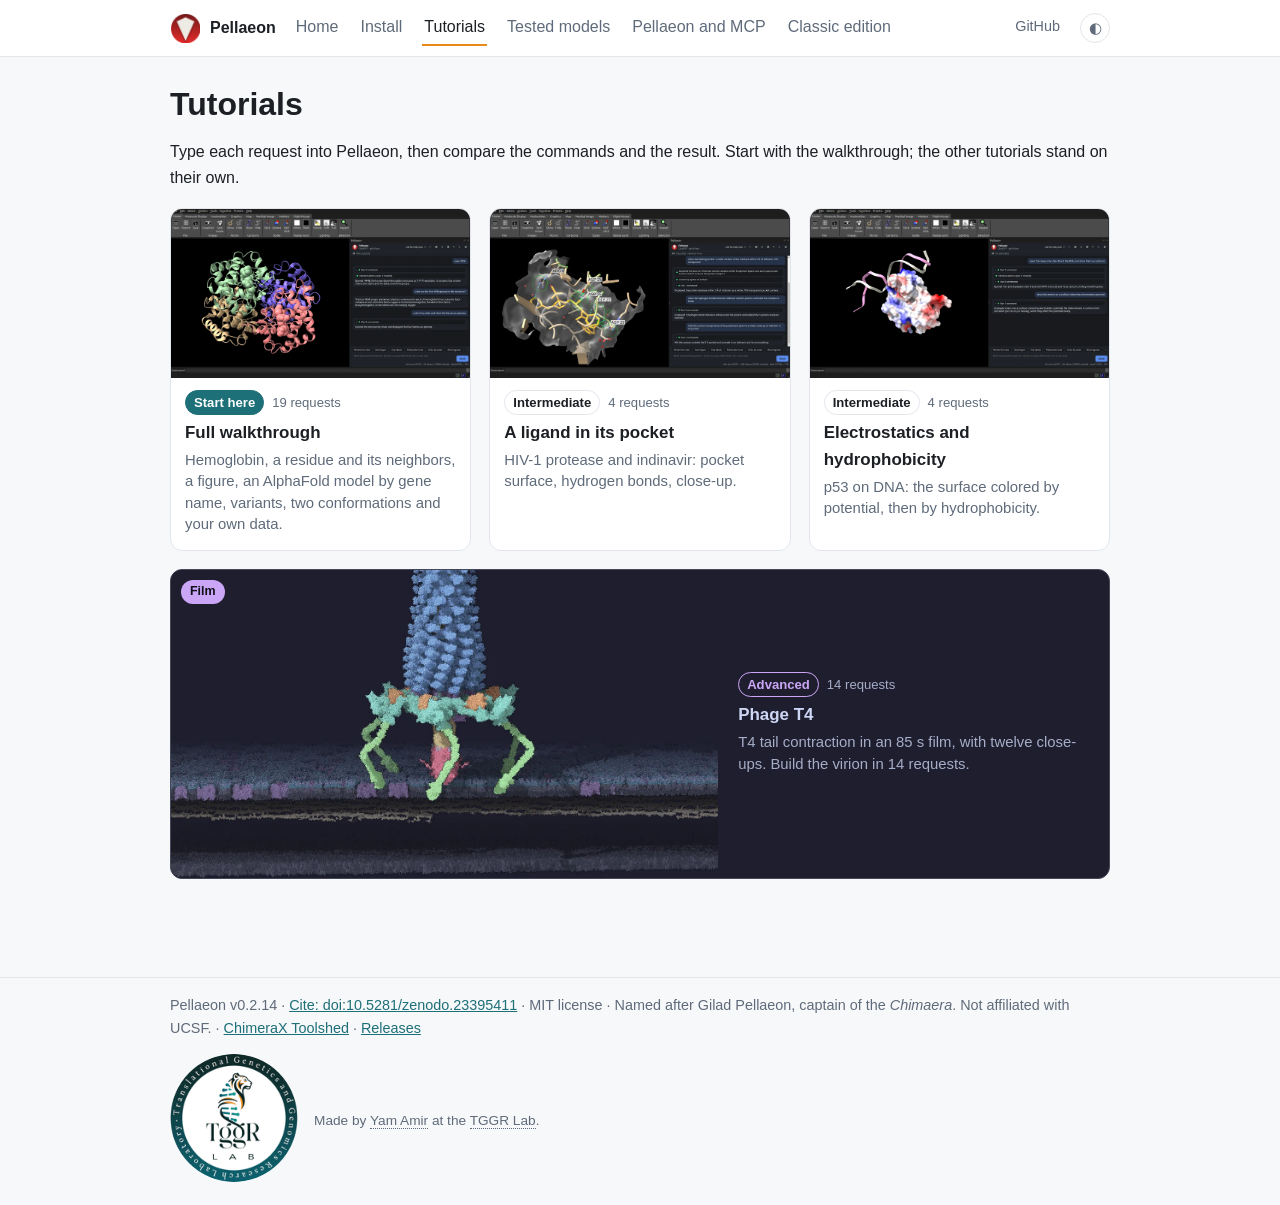
<file: docs/tutorials.html>
<!DOCTYPE html>
<html lang="en"><head><meta charset="utf-8"><meta name="viewport" content="width=device-width, initial-scale=1">
<title>Tutorials - Pellaeon</title><link rel="icon" href="logo.png" type="image/png"><link rel="stylesheet" href="site.css?v=c98d7796">
<meta name="description" content="Pellaeon tutorials for ChimeraX: a full walkthrough, two short recorded examples, and building the phage T4 virion from cryo-EM structures."><link rel="canonical" href="https://tggr-lab.github.io/pellaeon/tutorials.html">
<meta property="og:title" content="Tutorials - Pellaeon"><meta property="og:description" content="Pellaeon tutorials for ChimeraX: a full walkthrough, two short recorded examples, and building the phage T4 virion from cryo-EM structures."><meta property="og:image" content="https://tggr-lab.github.io/pellaeon/img/gui/hero_poster.jpg"><meta property="og:image:width" content="1920"><meta property="og:image:height" content="1080"><meta property="og:image:alt" content="A request typed into Pellaeon above the erythrocruorin assembly, its globin surfaces see-through and its hemes white"><meta property="og:url" content="https://tggr-lab.github.io/pellaeon/tutorials.html"><meta property="og:type" content="website"><meta name="twitter:card" content="summary_large_image"></head>
<body><div class="nav"><div class="in"><a class="brand" href="index.html"><img src="logo.png" alt="">Pellaeon</a><a class="link" href="index.html">Home</a><a class="link" href="install.html">Install</a><a class="link active" href="tutorials.html">Tutorials</a><a class="link" href="models.html">Tested models</a><a class="link" href="mcp.html">Pellaeon and MCP</a><a class="link" href="classic.html">Classic edition</a><span class="spacer"></span><a class="link gh" href="https://github.com/tggr-lab/pellaeon">GitHub</a><button class="theme" id="theme-btn" type="button" title="Theme: follows your system. Click to switch" aria-label="Switch theme">&#9680;</button></div></div>
<script>(function(){var k="pellaeon-theme",r=document.documentElement;function ap(v){if(v)r.setAttribute("data-theme",v);else r.removeAttribute("data-theme");}var v=null;try{v=localStorage.getItem(k);}catch(e){}ap(v);document.addEventListener("DOMContentLoaded",function(){var b=document.getElementById("theme-btn");if(!b)return;var names={"":"system","light":"light","dark":"dark"};function lab(){b.title="Theme: "+names[r.getAttribute("data-theme")||""]+". Click to switch";}lab();b.onclick=function(){var cur=r.getAttribute("data-theme")||"";var nxt=cur===""?"light":cur==="light"?"dark":"";ap(nxt||null);try{nxt?localStorage.setItem(k,nxt):localStorage.removeItem(k);}catch(e){}lab();};});})();</script>
<script data-goatcounter="https://pellaeon.goatcounter.com/count" async src="https://gc.zgo.at/count.js"></script>
<main><h1 id="tutorials">Tutorials</h1>
<p>Type each request into Pellaeon, then compare the commands and the result. Start with the walkthrough; the other tutorials stand on their own.</p>
<div class="tcards"><a class="tc" href="tutorial.html"><span class="tc-img"><img src="img/gui/shots/part1_first_color.webp" alt="The Pellaeon panel beside hemoglobin in ChimeraX" width="1280" height="720" loading="lazy"></span><span class="tc-body"><span class="tc-meta"><span class="tc-lvl tc-start-here">Start here</span> 19 requests</span><b>Full walkthrough</b><span class="tc-line">Hemoglobin, a residue and its neighbors, a figure, an AlphaFold model by gene name, variants, two conformations and your own data.</span></span></a><a class="tc" href="pocket.html"><span class="tc-img"><img src="img/gui/shots/short_pocket_closeup.webp" alt="Indinavir in the HIV-1 protease pocket with the Pellaeon panel" width="1280" height="720" loading="lazy"></span><span class="tc-body"><span class="tc-meta"><span class="tc-lvl tc-intermediate">Intermediate</span> 4 requests</span><b>A ligand in its pocket</b><span class="tc-line">HIV-1 protease and indinavir: pocket surface, hydrogen bonds, close-up.</span></span></a><a class="tc" href="surfaces.html"><span class="tc-img"><img src="img/gui/shots/short_surfaces_coulombic.webp" alt="The p53 core domain surface colored by electrostatic potential on DNA" width="1280" height="720" loading="lazy"></span><span class="tc-body"><span class="tc-meta"><span class="tc-lvl tc-intermediate">Intermediate</span> 4 requests</span><b>Electrostatics and hydrophobicity</b><span class="tc-line">p53 on DNA: the surface colored by potential, then by hydrophobicity.</span></span></a><a class="tc tc-special" href="phage-t4.html"><span class="tc-img"><img src="img/phage/hero_poster.webp" alt="The phage T4 tail contracting on a simulated outer membrane" width="1280" height="720" loading="lazy"><span class="tc-film">Film</span></span><span class="tc-body"><span class="tc-meta"><span class="tc-lvl tc-advanced">Advanced</span> 14 requests</span><b>Phage T4</b><span class="tc-line">T4 tail contraction in an 85 s film, with twelve close-ups. Build the virion in 14 requests.</span></span></a></div></main>
<script>(function(){function sync(){var open=window.innerWidth>=820;document.querySelectorAll(".toc details").forEach(function(d){if(open)d.setAttribute("open","");else d.removeAttribute("open");});}sync();window.addEventListener("resize",sync);})();</script>
<footer><div class="in">Pellaeon v0.2.14 · <a href="https://doi.org/10.5281/zenodo.23395411" title="Amir, Y. Pellaeon: an AI assistant for UCSF ChimeraX. Zenodo. https://doi.org/10.5281/zenodo.23395411">Cite: doi:10.5281/zenodo.23395411</a> · MIT license · Named after Gilad Pellaeon, captain of the <i>Chimaera</i>. Not affiliated with UCSF. · <a href="https://cxtoolshed.rbvi.ucsf.edu/apps/chimeraxpellaeon">ChimeraX Toolshed</a> · <a href="https://github.com/tggr-lab/pellaeon/releases">Releases</a><br><span class="credits"><a href="https://github.com/tggr-lab" title="Translational Genetics and Genomics Research Lab"><img class="lab" src="img/tggr.png" alt="TGGR Lab"></a><span>Made by <a href="https://github.com/YAMIR-1138">Yam Amir</a> at the <a href="https://github.com/tggr-lab">TGGR Lab</a>.</span></span></div></footer>
<script>
(function(){
  document.querySelectorAll(".demo-panel").forEach(function(panel){
    var btn = panel.querySelector(".demo-play"), ctl = panel.querySelector(".demo-ctl");
    if (!btn || !ctl) return;
    var img = btn.querySelector("img"), lbl = ctl.querySelector(".lbl");
    btn.dataset.playing = "0";
    function toggle(){
      var playing = btn.dataset.playing !== "1";
      btn.dataset.playing = playing ? "1" : "0";
      ctl.dataset.playing = btn.dataset.playing;
      img.setAttribute("src", playing ? img.dataset.gif + "?t=" + Date.now() : img.dataset.poster);
      lbl.textContent = playing ? "Stop" : "Play recording";
      btn.setAttribute("aria-label", playing ? "Stop the recording" : "Play the recording");
    }
    btn.addEventListener("click", toggle);
    ctl.addEventListener("click", toggle);
  });
  var tabs = document.querySelectorAll(".demo-tab");
  function selectDemo(tab){
    tabs.forEach(function(t){
      var on = t === tab;
      t.setAttribute("aria-selected", on ? "true" : "false");
      t.classList.toggle("active", on);
    });
    document.querySelectorAll(".demo-panel").forEach(function(p){
      var show = p.id === tab.dataset.target;
      if (!show) {
        var b = p.querySelector(".demo-play");
        if (b && b.dataset.playing === "1") b.click();
        var v = p.querySelector("video");
        if (v && !v.paused) v.pause();
      }
      p.hidden = !show;
    });
  }
  tabs.forEach(function(tab, i){
    tab.addEventListener("click", function(){ selectDemo(tab); });
    tab.addEventListener("keydown", function(e){
      if (e.key !== "ArrowRight" && e.key !== "ArrowLeft") return;
      var next = tabs[(i + (e.key === "ArrowRight" ? 1 : -1) + tabs.length) % tabs.length];
      next.focus();
      selectDemo(next);
      e.preventDefault();
    });
  });
  var hint = document.getElementById("cmd-hint"), base = hint ? hint.textContent : "";
  document.querySelectorAll("#cmd span[data-t]").forEach(function(sp){
    sp.tabIndex = 0;
    ["mouseenter","focus","click"].forEach(function(ev){ sp.addEventListener(ev, function(){ hint.textContent = sp.dataset.t; }); });
    ["mouseleave","blur"].forEach(function(ev){ sp.addEventListener(ev, function(){ hint.textContent = base; }); });
  });
})();
</script>
</body></html>
</file>
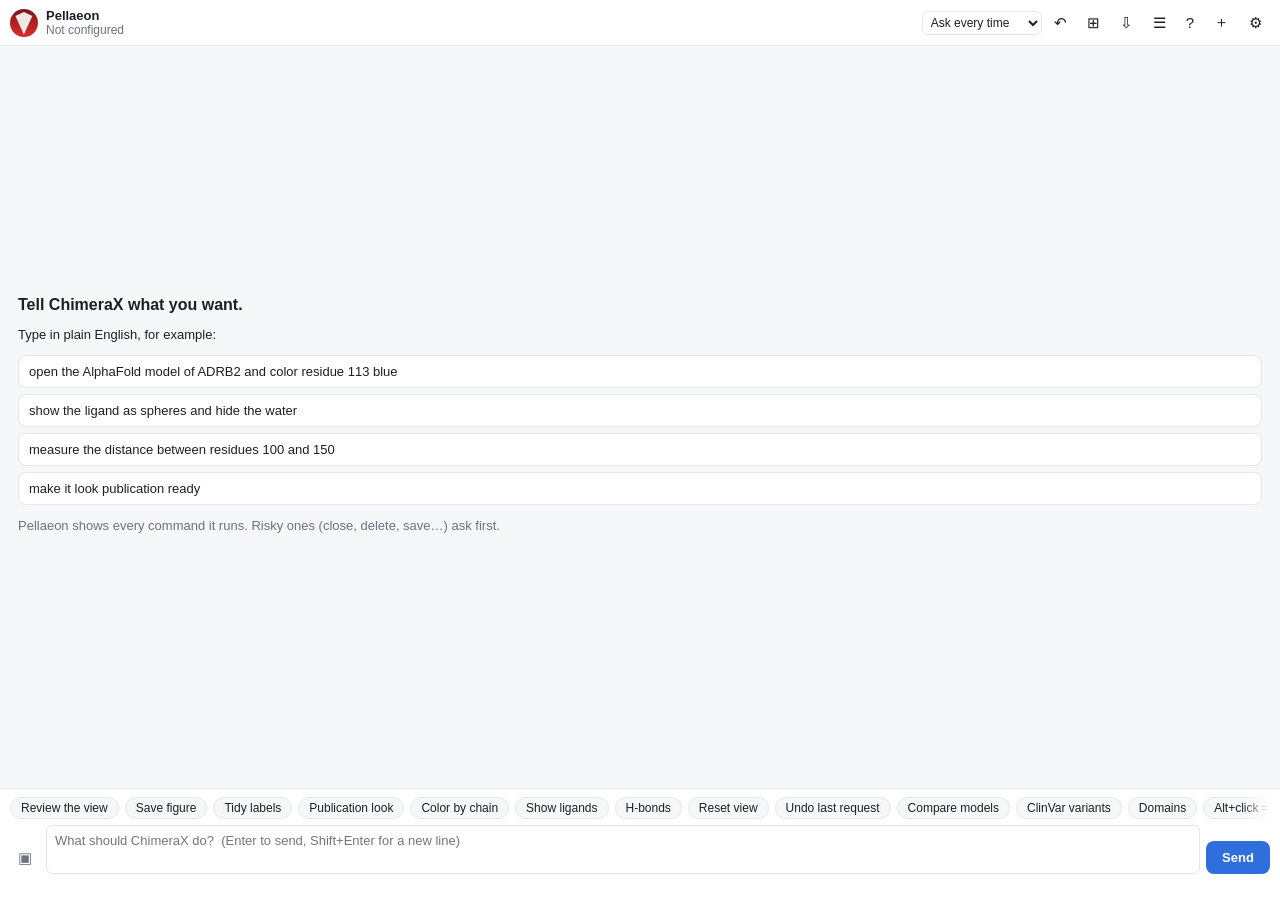
<file: src/ui/panel.html>
<!DOCTYPE html>
<html lang="en">
<head>
<meta charset="utf-8">
<meta name="viewport" content="width=device-width, initial-scale=1">
<title>Pellaeon</title>
<link rel="stylesheet" href="panel.css">
</head>
<body>
<iframe id="beacon" title="bridge" hidden></iframe>

<header id="topbar">
  <div class="brand">
    <span class="logo" aria-hidden="true" title="Captain Pellaeon, at your service"><svg viewBox="0 0 64 64" width="28" height="28"><defs><linearGradient id="plg" x1="0" y1="0" x2="0" y2="1"><stop offset="0" stop-color="#761a1b"/><stop offset="1" stop-color="#e32b2c"/></linearGradient></defs><circle cx="32" cy="32" r="32" fill="url(#plg)"/><polygon points="31.7,7.1 51.1,16.2 31.7,58.3 12.4,16.2" fill="#eeeae3"/></svg></span>
    <div>
      <div class="title">Pellaeon</div>
      <div class="subtitle" id="config-line">Not configured</div>
    </div>
  </div>
  <div class="topbar-actions">
    <select id="autonomy" title="When should Pellaeon ask before running commands?">
      <option value="ask">Ask every time</option>
      <option value="auto">Ask for risky ones</option>
      <option value="all">Never ask</option>
    </select>
    <button class="icon-btn" id="btn-undo" disabled title="Nothing to undo yet">&#8630;</button>
    <button class="icon-btn" id="btn-table" title="Import a table (CSV/TSV) of per-residue values to color the structure by">&#8862;</button>
    <button class="icon-btn" id="btn-export" title="Export this chat's commands as a ChimeraX script (.cxc)">&#8681;</button>
    <button class="icon-btn" id="btn-history" title="Past conversations">&#9776;</button>
    <button class="icon-btn" id="btn-help" title="Help, copy this chat, report a problem">?</button>
    <button class="icon-btn" id="btn-new" title="New chat">&#65291;</button>
    <button class="icon-btn" id="btn-settings" title="Settings">&#9881;</button>
  </div>
</header>

<div id="scene" class="scene" title="What is open in ChimeraX right now"></div>

<main id="pages">
  <!-- ============================ chat ============================ -->
  <section id="page-chat" class="page active">
    <div id="transcript" class="transcript">
      <div class="welcome" id="welcome">
        <h2>Tell ChimeraX what you want.</h2>
        <p>Type in plain English, for example:</p>
        <ul class="examples">
          <li data-text="open the AlphaFold model of ADRB2 and color residue 113 blue">open the AlphaFold model of ADRB2 and color residue 113 blue</li>
          <li data-text="show the ligand as spheres and hide the water">show the ligand as spheres and hide the water</li>
          <li data-text="measure the distance between residues 100 and 150">measure the distance between residues 100 and 150</li>
          <li data-text="make it look publication ready">make it look publication ready</li>
        </ul>
        <p class="muted">Pellaeon shows every command it runs. Risky ones (close, delete, save…) ask first.</p>
      </div>
    </div>
    <div class="composer">
      <div class="selbar layers" id="layers" hidden></div>
      <div class="selbar" id="selbar" hidden>
        <span id="sel-text"></span>
        <button class="secondary small" id="sel-ask">What is this?</button>
        <button class="secondary small" id="sel-near">What is nearby?</button>
        <button class="secondary small" id="sel-color">Highlight</button>
        <button class="secondary small" id="sel-why" title="Which command, table or annotation gave this residue its look">Why this color?</button>
      </div>
      <div class="chips" id="chips">
        <button id="chip-review" title="The model takes a screenshot, reviews framing, labels and colors, and fixes what it can (needs a vision model and the screenshot setting)">Review the view</button>
        <button id="chip-figure" title="Image + session + script + colors + report (legend, methods, sources, commands) in one folder">Save figure</button>
        <button data-text="tidy up the labels, they overlap">Tidy labels</button>
        <button data-text="make it look publication ready">Publication look</button>
        <button data-text="color by chain">Color by chain</button>
        <button data-text="show the ligands as sticks and hide water">Show ligands</button>
        <button data-text="show hydrogen bonds">H-bonds</button>
        <button data-text="reset the view">Reset view</button>
        <button id="chip-undo" title="Restores ChimeraX to how it was before your last request">Undo last request</button>
        <button data-text="compare the two open models and tell me what changed">Compare models</button>
        <button data-text="show the ClinVar variants on this model">ClinVar variants</button>
        <button data-text="color the domains and transmembrane regions">Domains</button>
        <button id="chip-bind" title="Bind Alt+click to ask about an atom">Alt+click = ask</button>
      </div>
      <div class="attachments" id="attachments" hidden></div>
      <div class="input-row">
        <button class="icon-btn attach" id="btn-attach" title="Attach a picture (or paste or drop one here)">&#9635;</button>
        <input type="file" id="file-attach" accept="image/*" multiple hidden>
        <textarea id="input" rows="2" placeholder="What should ChimeraX do?  (Enter to send, Shift+Enter for a new line)"></textarea>
        <button id="send" class="send" title="Send (Enter)">Send</button>
      </div>
      <div class="statusline"><span id="status"></span><span id="usage" class="muted"></span></div>
    </div>
  </section>

  <!-- ============================ settings ============================ -->
  <section id="page-settings" class="page">
    <div class="settings">
      <h2>Choose your AI</h2>
      <p class="muted">Pellaeon sends your requests (and what is open in ChimeraX) to the model you pick. Local models keep everything on your computer.</p>
      <div id="presets" class="presets"></div>

      <div class="field">
        <label for="s-model">Model</label>
        <div class="row">
          <input id="s-model" list="model-list" placeholder="model name">
          <datalist id="model-list"></datalist>
          <button id="btn-models" class="secondary" title="Fetch the list of models from the provider">Refresh list</button>
        </div>
        <div id="model-hints" class="hints"></div>
      </div>

      <div class="field" id="f-key">
        <label for="s-key">API key <a id="key-link" href="#" target="_blank">get a key</a></label>
        <div class="row">
          <input id="s-key" type="password" placeholder="paste your key" autocomplete="off">
          <button id="btn-showkey" class="secondary" title="Show / hide">&#128065;</button>
          <button id="btn-clearkey" class="secondary" title="Forget the saved key">clear</button>
        </div>
        <div class="hints" id="key-note"></div>
      </div>

      <div class="field" id="f-signin" hidden>
        <label>ChatGPT account</label>
        <div class="row wrap">
          <button id="btn-signin" class="secondary">Sign in with ChatGPT</button>
          <button id="btn-signout" class="secondary" hidden>Sign out</button>
          <span id="signin-status" class="hints">Not signed in</span>
        </div>
        <div class="hints" id="signin-note"></div>
      </div>

      <div class="field" id="f-url">
        <label for="s-url">Server address</label>
        <input id="s-url" placeholder="http://localhost:11434">
      </div>

      <div class="field" id="f-pull">
        <label>Download a model into Ollama</label>
        <div class="row">
          <input id="s-pull" placeholder="gemma4:12b">
          <button id="btn-pull" class="secondary">Pull</button>
        </div>
        <div class="progress" id="pull-progress" hidden><div class="bar"></div><span class="ptext"></span></div>
      </div>

      <div class="field" id="f-chimera" hidden>
        <label>UCSF Chimera connection</label>
        <div class="row">
          <input id="s-chimera-port" type="number" placeholder="REST server port" style="max-width:160px">
          <button id="btn-chimera-test" class="secondary">Test Chimera</button>
          <button id="btn-chimera-launch" class="secondary" title="Start Chimera with its REST server and connect automatically">Launch Chimera</button>
        </div>
        <div class="row"><input id="s-chimera-path" placeholder="path to the chimera executable (auto-detected if empty)"></div>
        <div class="hints" id="chimera-status">In Chimera: Tools ▸ Utilities ▸ RESTServer, then enter the port shown in its Reply Log. Or press Launch Chimera.</div>
      </div>
      <div class="row wrap">
        <button id="btn-test" class="secondary">Test connection</button>
        <button id="btn-first" class="secondary" title="Saves these settings, opens a small test structure (ubiquitin, 1ubq) and colors it by chain, through the AI, so the whole route is checked">Run a first request</button>
        <span id="test-result" class="hints"></span>
      </div>

      <details class="advanced">
        <summary>Advanced</summary>
        <div class="field">
          <label for="s-initiative">How much should Pellaeon do?</label>
          <select id="s-initiative">
            <option value="minimal">Exactly what I ask, nothing extra (recommended)</option>
            <option value="initiative">Take some initiative: small finishing touches and a suggested next step</option>
          </select>
        </div>
        <label class="check" id="f-docking"><input type="checkbox" id="s-docking"> Allow docking the panel into the ChimeraX window</label>
        <div class="field">
          <label for="s-autonomy">Before running commands</label>
          <select id="s-autonomy">
            <option value="ask">Ask before every command</option>
            <option value="auto">Run immediately, ask only for risky commands (recommended)</option>
            <option value="all">Never ask</option>
          </select>
        </div>
        <label class="check"><input type="checkbox" id="s-labels" checked> Readable labels: fixed size, drawn on top, white background, keys long enough for their labels (unless the request says otherwise)</label>
        <label class="check"><input type="checkbox" id="s-learn" checked> Remember command fixes across sessions (a refused command and the one that ran instead; kept on this computer) <button type="button" id="btn-learned" class="link">view</button></label>
        <label class="check"><input type="checkbox" id="s-python"> Allow Python code (always asks first)</label>
        <label class="check"><input type="checkbox" id="s-vision"> Let the model look at screenshots of the 3D view (vision models only)</label>
        <label class="check" id="f-think"><input type="checkbox" id="s-think"> Ollama: let thinking models think (slower, sometimes smarter)</label>
        <div class="field" id="f-effort">
          <label for="s-effort">Reasoning effort (Claude, ChatGPT)</label>
          <select id="s-effort">
            <option value="">Default</option><option value="low">Low (fast, cheap)</option>
            <option value="medium">Medium</option><option value="high">High</option><option value="xhigh">Extra high</option>
          </select>
        </div>
        <div class="field">
          <label for="s-temp">Temperature</label>
          <input id="s-temp" type="number" min="0" max="1" step="0.1" value="0.2">
        </div>
        <div class="row wrap">
          <button id="btn-index" class="secondary">Rebuild docs index</button>
          <span id="index-result" class="hints"></span>
        </div>
      </details>

      <div class="row end">
        <button id="btn-cancel-settings" class="secondary">Back</button>
        <button id="btn-save" class="primary">Save &amp; use</button>
      </div>
      <p class="muted small">Keys are stored privately on this computer (system keyring or a private file), never in ChimeraX sessions. Environment variables like ANTHROPIC_API_KEY are used automatically.</p>
    </div>
  </section>

  <!-- ============================ history ============================ -->
  <section id="page-learned" class="page">
    <div class="settings">
      <h2>Learned fixes</h2>
      <p class="muted">A ChimeraX command the model wrote that the parser refused, and the command with the same first word that ran afterwards in the same turn. Offered to the model only when that command comes up again. Stored in <code>learned.json</code> in Pellaeon's data folder; nothing leaves this computer unless you share it.</p>
      <div id="learned-list" class="history"></div>
      <div class="row end">
        <button id="btn-learned-share" class="secondary" title="Copies the list below and opens a new GitHub discussion, empty, for you to paste, read and post">Share with the Pellaeon project…</button>
        <button id="btn-learned-clear" class="secondary">Forget all</button>
        <button id="btn-cancel-learned" class="secondary">Back</button>
      </div>
    </div>
  </section>
  <section id="page-help" class="page">
    <div class="settings">
      <h2>Help and feedback</h2>
      <p class="muted">Pellaeon <span id="help-version"></span>. The <a href="#" id="link-docs">documentation</a> has the install steps, the model list and the tutorials.</p>
      <p>Something went wrong? A report with the versions, the model and the last two turns of this chat (file paths and web addresses replaced) is copied, and a new GitHub issue opens empty in your browser. Paste it there, read it, and post it. Nothing is sent before that.</p>
      <div class="row">
        <button id="btn-report" class="secondary">Report a problem…</button>
        <button id="btn-copy-report" class="secondary" title="The same report, to the clipboard, for an email or a message">Copy report</button>
      </div>
      <p>The whole chat, with the commands each request ran, as plain text:</p>
      <div class="row">
        <button id="btn-copy-chat" class="secondary">Copy chat</button>
        <button id="btn-export-2" class="secondary" title="Only the commands that ran, as a ChimeraX script">Export commands (.cxc)</button>
        <button id="btn-figure-report" class="secondary" title="The current view at publication size, with a legend, a methods paragraph, the sources and the commands, in one folder">Figure report…</button>
      </div>
      <div class="row end"><button id="btn-cancel-help" class="secondary">Back</button></div>
    </div>
  </section>
  <section id="page-history" class="page">
    <div class="settings">
      <h2>Past conversations</h2>
      <div id="history-list" class="history"></div>
      <div class="row end"><button id="btn-cancel-history" class="secondary">Back</button></div>
    </div>
  </section>
</main>

<div id="toasts"></div>
<script src="panel.js"></script>
</body>
</html>
</file>
<file: docs/site.css>
:root { --bg:#f7f8fa; --panel:#fff; --ink:#1c1f24; --muted:#5f6b7a; --line:#e2e6eb; --accent:#1d6f78; --accent2:#e8891a; --teal-ink:#0f3e45; --code:#f0f2f5; --max: 980px; }
@media (prefers-color-scheme: dark) { :root:not([data-theme="light"]) { --bg:#14161a; --panel:#1d2026; --ink:#e8eaed; --muted:#9aa3ad; --line:#2c3138; --accent:#4fb3bf; --accent2:#f0a040; --teal-ink:#bfe6ea; --code:#0f1114; } }
:root[data-theme="dark"] { --bg:#14161a; --panel:#1d2026; --ink:#e8eaed; --muted:#9aa3ad; --line:#2c3138; --accent:#4fb3bf; --accent2:#f0a040; --teal-ink:#bfe6ea; --code:#0f1114; }
@media (prefers-reduced-motion: reduce) { .blink { animation: none; } html { scroll-behavior: auto; } }
* { box-sizing: border-box; }
html { scroll-behavior: smooth; }
body { margin: 0; font: 16px/1.6 -apple-system, "Segoe UI", Roboto, Helvetica, Arial, sans-serif; color: var(--ink); background: var(--bg); }
a { color: var(--accent); }
code, pre { font-family: ui-monospace, "SF Mono", Menlo, Consolas, monospace; font-size: 0.92em; }
pre { background: var(--code); border: 1px solid var(--line); border-radius: 8px; padding: 12px 14px; overflow-x: auto; }
code { background: var(--code); padding: 1px 5px; border-radius: 4px; }
pre code { background: none; padding: 0; }
img { max-width: 100%; height: auto; border-radius: 8px; border: 1px solid var(--line); }
table { border-collapse: collapse; width: 100%; margin: 12px 0; font-size: 0.95em; }
th, td { border: 1px solid var(--line); padding: 8px 10px; text-align: left; vertical-align: top; }
th { background: var(--code); }
blockquote { margin: 8px 0; padding: 6px 14px; border-left: 3px solid var(--accent); color: var(--muted); background: var(--panel); border-radius: 0 6px 6px 0; }
h1 { font-size: 2rem; line-height: 1.2; margin: 0 0 12px; }
h2 { font-size: 1.4rem; margin: 40px 0 10px; padding-top: 8px; border-top: 1px solid var(--line); }
h2::before { content: ""; display: inline-block; width: 8px; height: 8px; border-radius: 2px; background: var(--accent2); margin-right: 10px; vertical-align: 2px; }
h3 { font-size: 1.1rem; margin: 26px 0 8px; }
.nav { position: sticky; top: 0; z-index: 5; background: var(--panel); border-bottom: 1px solid var(--line); }
.nav .in { max-width: var(--max); margin: 0 auto; padding: 10px 20px; display: flex; align-items: center; gap: 18px; flex-wrap: wrap; }
.nav .brand { display: flex; align-items: center; gap: 10px; font-weight: 700; color: var(--ink); text-decoration: none; }
.nav .brand img { width: 30px; height: 30px; border: none; border-radius: 8px; }
.nav a.link { color: var(--muted); text-decoration: none; padding: 4px 2px; border-bottom: 2px solid transparent; }
.nav a.link.active, .nav a.link:hover { color: var(--ink); border-color: var(--accent2); }
.nav .spacer { flex: 1; }
.nav .gh { font-size: 0.9em; }
.nav .theme { background: none; border: 1px solid var(--line); color: var(--muted); border-radius: 50%; width: 30px; height: 30px; cursor: pointer; font-size: 15px; line-height: 1; padding: 0; }
.nav .theme:hover { color: var(--ink); border-color: var(--accent2); }
.steps { counter-reset: step; list-style: none; padding: 0; margin: 12px 0; display: grid; grid-template-columns: repeat(auto-fit, minmax(240px, 1fr)); gap: 16px; }
.steps li { counter-increment: step; background: var(--panel); border: 1px solid var(--line); border-radius: 12px; padding: 16px 18px 16px 54px; position: relative; color: var(--muted); }
.steps li b { color: var(--ink); display: block; margin-bottom: 4px; }
.steps li::before { content: counter(step); position: absolute; left: 16px; top: 14px; width: 26px; height: 26px; border-radius: 50%; background: var(--accent); color: #fff; font-weight: 700; display: flex; align-items: center; justify-content: center; font-size: 0.9em; }
main { max-width: var(--max); margin: 0 auto; padding: 28px 20px 80px; }
.doc { display: grid; grid-template-columns: 220px minmax(0, 1fr); gap: 36px; }
.doc > article, .doc > nav { min-width: 0; }
.toc { position: sticky; top: 64px; align-self: start; font-size: 0.9em; }
.toc summary { display: none; }
.toc ul { list-style: none; padding: 0; margin: 0; }
.toc li { margin: 4px 0; }
.toc li li { margin-left: 12px; font-size: 0.93em; }
.toc a { color: var(--muted); text-decoration: none; }
.toc a:hover { color: var(--ink); }
@media (max-width: 820px) { .doc { grid-template-columns: 1fr; } .toc { position: static; border-bottom: 1px solid var(--line); padding-bottom: 12px; } .toc summary { display: list-item; cursor: pointer; font-weight: 600; color: var(--ink); padding: 6px 0; } .toc details[open] summary { margin-bottom: 6px; } }
.hero { display: grid; grid-template-columns: 1fr; gap: 28px; padding: 26px 0 10px; width: min(1180px, 100vw - 40px); margin-left: 50%; transform: translateX(-50%); }
.hero > div:first-child { max-width: 760px; margin: 0 auto; text-align: center; }
.hero .cmdbox { max-width: 720px; margin: 16px auto; }
.hero .btns { justify-content: center; }
.hero h1 { text-wrap: balance; }
.hero-gif { padding: 10px; }
.hero-gif img { width: 100%; border-radius: 8px; display: block; }
.hero-gif p.small { margin: 8px 4px 0; text-align: center; }
.hero h1 { font-size: 2.4rem; }
.hero p.lead { font-size: 1.15rem; color: var(--muted); }
.cmdbox { display: flex; gap: 8px; align-items: stretch; margin: 16px 0; }
.cmdbox pre { flex: 1; margin: 0; white-space: pre-wrap; word-break: break-all; }
.cmdbox button { border: 1px solid var(--line); background: var(--panel); color: var(--ink); border-radius: 8px; padding: 0 14px; cursor: pointer; }
.cmdbox button:hover { border-color: var(--accent); }
.btns { display: flex; gap: 10px; flex-wrap: wrap; margin: 14px 0; }
.btn { display: inline-block; padding: 10px 16px; border-radius: 10px; text-decoration: none; font-weight: 600; border: 1px solid var(--line); background: var(--panel); color: var(--ink); }
.btn.primary { background: var(--accent); border-color: var(--accent); color: #fff; }
.btn.primary:hover { background: var(--accent2); border-color: var(--accent2); }
.grid { display: grid; grid-template-columns: repeat(auto-fit, minmax(240px, 1fr)); gap: 16px; margin: 20px 0; }
.card { background: var(--panel); border: 1px solid var(--line); border-radius: 12px; padding: 16px 18px; }
.card h3 { margin: 0 0 6px; font-size: 1.05rem; }
.card p { margin: 0; color: var(--muted); font-size: 0.95em; }
.shot { background: var(--panel); border: 1px solid var(--line); border-radius: 12px; padding: 8px; }
.shot img { border: none; }
a.shot { display: block; text-decoration: none; }
.group { display: grid; grid-template-columns: minmax(0, 1fr) minmax(0, 420px); gap: 24px; align-items: center; margin: 14px 0; }
.group h3 { margin: 0 0 6px; }
.group p { margin: 0; color: var(--muted); font-size: 0.95em; }
.group .shot { padding: 6px; }
.group .shot img { display: block; width: 100%; max-height: 250px; object-fit: contain; border: none; }
.howdet { margin: 10px 0 4px; }
.howdet > summary { cursor: pointer; color: var(--accent); font-weight: 600; padding: 6px 0; }
.example { font-family: ui-monospace, Menlo, Consolas, monospace; background: var(--code); border-left: 3px solid var(--accent); border-radius: 8px; padding: 8px 12px; margin: 6px 0; }
.small { color: var(--muted); font-size: 0.9em; }
figure { margin: 18px 0; }
figure img { display: block; }
figcaption { color: var(--muted); font-size: 0.88em; margin-top: 6px; }
footer { border-top: 1px solid var(--line); color: var(--muted); font-size: 0.9em; }
footer .in { max-width: var(--max); margin: 0 auto; padding: 16px 20px; }

.term { font-family: ui-monospace, "SF Mono", Menlo, Consolas, monospace; color: #39d353; background: #0f1319; border: 1px solid #2c3138; border-radius: 8px; padding: 8px 12px; display: inline-block; margin-bottom: 14px; }
.term .path { color: #4fb3bf; }
.term { color: #f0a040; }
.blink { animation: blink 1.1s steps(2, start) infinite; }
.pill { display: inline-flex; align-items: center; gap: 8px; margin: 0 0 12px; padding: 5px 14px; border: 1px solid var(--accent2); border-radius: 999px; background: var(--panel); color: var(--muted); font-size: 0.9em; }
.pill b { color: var(--accent2); text-transform: uppercase; letter-spacing: 0.06em; font-size: 0.85em; }
.pill a { color: var(--ink); }
@keyframes blink { to { visibility: hidden; } }

footer .credits { color: var(--muted); font-size: 0.95em; display: inline-flex; align-items: center; gap: 16px; margin-top: 14px; }
footer .credits img.lab { width: 128px; height: 128px; border: none; border-radius: 50%; background: #fff; transition: box-shadow .2s; }
footer .credits a:hover img.lab, footer .credits img.lab:hover { opacity: 1; box-shadow: 0 0 0 2px var(--accent2); }
footer .credits a { color: inherit; text-decoration: none; border-bottom: 1px dotted currentColor; }
footer .credits a:has(img) { border-bottom: 0; }

/* how-it-works diagram */
.howwrap { overflow-x: auto; margin: 14px 0 8px; }
.how { display: block; width: 100%; min-width: 760px; max-width: 1180px; margin: 0 auto; font-family: -apple-system, "Segoe UI", Roboto, Helvetica, Arial, sans-serif; }
.how .node rect { fill: var(--panel); stroke: var(--line); stroke-width: 1.2; }
.how .node rect.acc { fill: var(--accent2); stroke: none; }
.how .nb { box-sizing: border-box; padding: 12px 16px; font-size: 12.5px; line-height: 1.32; color: var(--muted); display: flex; flex-direction: column; gap: 6px; height: 100%; overflow: hidden; }
.how .nb b { color: var(--ink); font-size: 15px; }
.how .lab { fill: var(--accent2); font-size: 12px; font-style: italic; }
.how .wires path { fill: none; stroke: var(--accent); stroke-width: 2; marker-end: url(#ah); stroke-dasharray: 7 7; animation: howflow 1.1s linear infinite; }
.how .wires path.loop { stroke: var(--accent2); }
.how .wires path.next { opacity: 0.55; }
.how .node { animation: howglow 14s ease-in-out infinite; }
.how .n1 { animation-delay: 0s; } .how .n2 { animation-delay: 2s; } .how .n3 { animation-delay: 4s; } .how .n4 { animation-delay: 6s; }
.how .n5 { animation-delay: 8s; } .how .n6 { animation-delay: 10s; } .how .n7 { animation-delay: 12s; }
@keyframes howflow { to { stroke-dashoffset: -14; } }
@keyframes howglow { 0%, 10%, 100% { filter: none; } 5% { filter: drop-shadow(0 0 6px var(--accent)); } }
@media (prefers-reduced-motion: reduce) { .how .wires path, .how .node { animation: none; } }
.howwrap-v { display: none; }
.how.how-v { min-width: 0; max-width: 420px; }
.how-v .wires path { marker-end: url(#ahv); }
.how-v .wires path.loop { marker-end: url(#ah2v); }
@media (max-width: 700px) { .howwrap { display: none; } .howwrap-v { display: block; } .nav { position: static; } }

/* tables and code never widen the page */
.table-wrap { overflow-x: auto; margin: 12px 0; }
.table-wrap table { margin: 0; min-width: 600px; }
.table-wrap th, .table-wrap td { overflow-wrap: normal; word-break: normal; hyphens: none; }
.table-wrap th:first-child, .table-wrap td:first-child { white-space: nowrap; }
body { overflow-wrap: anywhere; }
figure img { max-height: 78vh; width: auto; max-width: 100%; margin: 0 auto; }

/* phones */
@media (max-width: 700px) {
  html { font-size: 15px; }
  .nav .in { flex-wrap: nowrap; overflow-x: auto; gap: 14px; padding: 8px 14px; scrollbar-width: none; }
  .nav .in::-webkit-scrollbar { display: none; }
  .nav a.link, .nav .brand { white-space: nowrap; flex: none; }
  .nav .spacer { display: none; }
  .nav .theme { flex: none; }
  main { padding: 18px 16px 60px; }
  h1 { font-size: 1.7rem; }
  h2 { font-size: 1.2rem; margin-top: 30px; }
  .hero { width: auto; margin-left: 0; transform: none; padding-top: 10px; gap: 18px; }
  .hero h1 { font-size: 1.9rem; }
  .hero p.lead { font-size: 1rem; }
  .hero > div:first-child { text-align: left; }
  .hero .btns { justify-content: flex-start; }
  .cmdbox { flex-direction: column; }
  .cmdbox button { padding: 8px; }
  pre { white-space: pre-wrap; word-break: break-word; font-size: 0.85em; }
  .example { white-space: normal; font-size: 0.9em; }
  .steps { grid-template-columns: 1fr; }
  .grid { grid-template-columns: 1fr; }
  .group { grid-template-columns: 1fr; gap: 12px; }
  .toc { position: static; font-size: 0.95em; border-bottom: 1px solid var(--line); padding-bottom: 8px; margin-bottom: 4px; }
  .toc summary { display: list-item; cursor: pointer; font-weight: 600; color: var(--ink); padding: 6px 0; }
  .toc details[open] summary { margin-bottom: 6px; }
  figure img { max-height: 60vh; }
  .shot { padding: 6px; }
  footer .in { padding: 14px 16px; }
}

/* recorded demonstrations */
.demo-tabs { display: flex; flex-wrap: wrap; gap: 8px; margin: 10px 0 16px; }
.demo-tab { font: inherit; font-weight: 600; padding: 9px 16px; border-radius: 999px; border: 1px solid var(--line); background: var(--panel); color: var(--muted); cursor: pointer; }
.demo-tab:hover { color: var(--ink); border-color: var(--accent); }
.demo-tab.active { color: #fff; background: var(--accent); border-color: var(--accent); }
.demo-tab:focus-visible { outline: 2px solid var(--accent2); outline-offset: 2px; }
.demo-panel { margin: 0; background: var(--panel); border: 1px solid var(--line); border-radius: 12px; padding: 14px; }
.demo-panel[hidden] { display: none; }
.demo-panel figcaption { display: flex; flex-direction: column; gap: 4px; margin: 10px 0 4px; }
.demo-panel .req { font-weight: 600; }
.demo-panel .res { color: var(--muted); font-size: 0.92em; }
.demo-play { position: relative; display: block; width: 100%; padding: 0; border: 0; background: none; cursor: pointer; border-radius: 8px; overflow: hidden; }
.demo-play img { display: block; width: 100%; height: auto; }
.demo-play:focus-visible { outline: 2px solid var(--accent2); }
.demo-panel pre { font-size: 0.78em; white-space: pre-wrap; word-break: break-word; max-height: 260px; overflow: auto; }
/* command explainer */
.cmd { font-family: ui-monospace, "UbuntuMono Nerd Font Mono", Menlo, monospace; font-size: 1.35em; background: var(--code); border: 1px solid var(--line); border-radius: 10px; padding: 12px 16px; display: inline-block; }
.cmd span { border-bottom: 2px solid var(--accent2); padding: 0 1px; cursor: help; }
.cmd span:hover, .cmd span:focus { background: var(--accent); color: #fff; outline: none; border-radius: 3px; }

/* recordings: the control sits under the picture, never on it */
.demo-tab { font-size: 1.02em; }
.howwrap, .howwrap-v { margin-top: 6px; }
.demo-bar { display: flex; flex-wrap: wrap; align-items: center; gap: 10px 18px; margin-top: 12px; }
.demo-bar figcaption { margin: 0; }
.demo-ctl { display: inline-flex; align-items: center; gap: 9px; font: inherit; font-weight: 600; font-size: 1.02em; padding: 9px 18px; border-radius: 999px; border: 1px solid var(--accent); background: var(--accent); color: #fff; cursor: pointer; }
.demo-ctl:hover { filter: brightness(1.1); }
.demo-ctl:focus-visible { outline: 2px solid var(--accent2); outline-offset: 2px; }
.demo-ctl .tri { width: 0; height: 0; border-style: solid; border-width: 7px 0 7px 11px; border-color: transparent transparent transparent #fff; }
.demo-ctl[data-playing="1"] .tri { border: 0; width: 10px; height: 10px; background: #fff; border-radius: 2px; }
.demo-ctl[data-playing="1"] { background: var(--panel); color: var(--ink); border-color: var(--line); }
.demo-ctl[data-playing="1"] .tri { background: var(--ink); }

/* Pellaeon vs mcp diagram: two lanes, one shared node */
.how-mcp .lanet { fill: var(--ink); font-size: 17px; font-weight: 700; text-anchor: middle; }
.how-mcp .wires path { marker-end: var(--mk); }
.how-mcp .wires path.loop { marker-end: var(--mk2); }
.how.how-mcp { min-width: 700px; max-width: 900px; }
.how.how-v.how-mcp { min-width: 0; max-width: 440px; }
.how-mcp .node.shared rect { stroke: var(--accent2); stroke-width: 1.6; }
.how-mcp .node.shared { animation: none; }
.hero-logo { margin: 0 auto 6px; }
.hero-logo img { width: 190px; height: auto; border: none; }
.hero-logo .on-dark { display: none; }
@media (prefers-color-scheme: dark) { :root:not([data-theme="light"]) .hero-logo .on-light { display: none; } :root:not([data-theme="light"]) .hero-logo .on-dark { display: inline; } }
:root[data-theme="dark"] .hero-logo .on-light { display: none; }
:root[data-theme="dark"] .hero-logo .on-dark { display: inline; }
@media (max-width: 720px) { .hero-logo { margin: 0 0 4px; } .hero-logo img { width: 140px; } }


.subnav { display: flex; flex-wrap: wrap; gap: 6px 14px; margin: -4px 0 18px; font-size: 0.92em; color: var(--muted); }
.subnav a { color: var(--muted); text-decoration: none; padding: 2px 0; border-bottom: 2px solid transparent; }
.subnav a.active, .subnav a:hover { color: var(--ink); border-color: var(--accent2); }
/* video players: poster until play, no sound track */
.hero-gif video { width: 100%; height: auto; aspect-ratio: 16 / 9; border-radius: 8px; display: block; background: #0b0e14; object-fit: cover; }
@media (max-width: 700px) { .hero-gif video { aspect-ratio: 4 / 5; } }
figure.vid { margin: 1.2em 0; }
figure.vid video { width: 100%; height: auto; aspect-ratio: 16 / 9; border-radius: 8px; display: block; background: #0b0e14; }
figure.vid figcaption { margin-top: 6px; }
.demo-panel.vid video { border: 1px solid var(--line); }
/* one tutorial step: the real window beside the clip of the step */
.step-media { display: grid; grid-template-columns: 1fr 1fr; gap: 14px; align-items: start; margin: 1em 0 1.4em; }
.step-media figure { margin: 0; }
.step-media img { width: 100%; height: auto; border-radius: 6px; border: 1px solid var(--line); display: block; }
@media (max-width: 760px) { .step-media { grid-template-columns: 1fr; } }
details.clip { margin: 0.4em 0 1.4em; }
details.clip > summary { cursor: pointer; color: var(--accent); font-weight: 600; padding: 4px 0; width: fit-content; }
details.clip video { width: 100%; max-width: 760px; height: auto; aspect-ratio: 16 / 9; border-radius: 8px; display: block; margin-top: 6px; background: #0b0e14; }

/* phage T4 page: components in Catppuccin Mocha, the film's palette */
.phage-hero, .ph-film, .pg-card, .vd, .pg-box { --m-base:#1e1e2e; --m-mantle:#181825; --m-crust:#11111b; --m-s0:#313244; --m-s1:#45475a; --m-text:#cdd6f4;
  --m-sub:#a6adc8; --m-mauve:#cba6f7; --m-blue:#89b4fa; --m-peach:#fab387; --m-green:#a6e3a1; --m-yellow:#f9e2af; --m-lav:#b4befe; }
.ph-lead { font-size: 1.12rem; color: var(--muted); margin: 0 0 14px; }
.phage-hero { margin: 8px 0 22px; }
.phage-hero video { display: block; width: 100%; height: auto; aspect-ratio: 16 / 9; border-radius: 10px; background: var(--m-base); object-fit: cover; }
.phage-hero figcaption { margin-top: 6px; }
/* film: click-to-load player */
.ph-yt { position: relative; aspect-ratio: 16 / 9; border-radius: 10px; overflow: hidden; background: var(--m-base); }
.ph-yt iframe { position: absolute; inset: 0; width: 100%; height: 100%; border: 0; }
.ph-yt-play { position: absolute; inset: 0; width: 100%; height: 100%; padding: 0; border: 0; background: none; cursor: pointer; }
.ph-yt-play img { width: 100%; height: 100%; object-fit: cover; border: 0; border-radius: 0; display: block; max-height: none; }
.ph-yt-btn { position: absolute; left: 50%; top: 50%; width: 76px; height: 76px; margin: -38px 0 0 -38px; border-radius: 50%;
  background: color-mix(in srgb, var(--m-crust) 78%, transparent); box-shadow: 0 0 0 2px var(--m-mauve); transition: transform .15s; }
.ph-yt-btn::after { content: ""; position: absolute; left: 30px; top: 22px; border-style: solid; border-width: 16px 0 16px 26px;
  border-color: transparent transparent transparent var(--m-mauve); }
.ph-yt-play:hover .ph-yt-btn, .ph-yt-play:focus-visible .ph-yt-btn { transform: scale(1.08); background: var(--m-crust); }
.ph-yt-play:focus-visible { outline: 3px solid var(--m-peach); outline-offset: -3px; }
.ph-yt-note { margin: 6px 0 8px; }
.ph-chapters { list-style: none; padding: 0; margin: 8px 0 4px; display: grid; grid-template-columns: repeat(auto-fill, minmax(220px, 1fr)); gap: 6px; }
.ph-ch { width: 100%; text-align: left; font: inherit; font-size: .94em; padding: 7px 10px; border-radius: 8px; border: 1px solid var(--line);
  background: var(--panel); color: var(--ink); cursor: pointer; display: flex; gap: 10px; align-items: baseline; }
.ph-ch span { font-family: ui-monospace, Menlo, Consolas, monospace; color: var(--accent); min-width: 2.6em; }
.ph-ch:hover, .ph-ch:focus-visible { border-color: var(--m-mauve); outline: none; }
/* gallery */
.pg-grid { display: grid; grid-template-columns: 1fr; gap: 26px; margin: 14px 0 10px; }
.pg-card { margin: 0; }
.pg-frame { position: relative; background: var(--m-base); border-radius: 10px; overflow: hidden; }
.pg-media { position: relative; }
.pg-media img, .pg-slider img { display: block; width: 100%; height: auto; border: 0; border-radius: 0; max-height: none; margin: 0; }
.pg-spot { position: absolute; transform: translate(-50%, -50%); width: 28px; height: 28px; border-radius: 50%; padding: 0;
  border: 2px solid var(--m-crust); background: var(--m-peach); color: var(--m-crust); font: 700 13px/1 -apple-system, "Segoe UI", Roboto, sans-serif;
  cursor: pointer; box-shadow: 0 0 0 3px color-mix(in srgb, var(--m-peach) 35%, transparent); transition: transform .12s, background .12s; }
.pg-spot:hover, .pg-spot.on { background: var(--m-yellow); transform: translate(-50%, -50%) scale(1.15); }
.pg-spot:focus-visible { outline: 3px solid var(--m-lav); outline-offset: 2px; }
@media (prefers-reduced-motion: no-preference) {
  .pg-spot:not(.on) { animation: pgpulse 2.6s ease-in-out infinite; }
  @keyframes pgpulse { 0%, 100% { box-shadow: 0 0 0 3px color-mix(in srgb, var(--m-peach) 35%, transparent); } 50% { box-shadow: 0 0 0 7px color-mix(in srgb, var(--m-peach) 10%, transparent); } }
}
.pg-note { margin: 0; min-height: 2.9em; padding: 8px 12px; background: var(--m-mantle); color: var(--m-sub); font-size: .92em; line-height: 1.4; }
.pg-note b { color: var(--m-text); margin-right: 4px; }
.pg-note i { font-style: normal; display: inline-flex; align-items: center; justify-content: center; width: 20px; height: 20px; margin-right: 8px;
  border-radius: 50%; background: var(--m-yellow); color: var(--m-crust); font-weight: 700; font-size: 12px; vertical-align: 1px; }
.pg-zoom { position: absolute; right: 8px; top: 8px; width: 34px; height: 34px; border-radius: 8px; border: 1px solid var(--m-s1);
  background: color-mix(in srgb, var(--m-crust) 70%, transparent); color: var(--m-text); font-size: 17px; line-height: 1; cursor: pointer; padding: 0; }
.pg-zoom:hover, .pg-zoom:focus-visible { border-color: var(--m-mauve); outline: none; }
.pg-card figcaption { margin-top: 8px; font-size: .93em; color: var(--muted); }
.pg-card figcaption b { color: var(--ink); font-size: 1.08em; margin-right: 4px; }
.pg-ids { display: inline-block; margin-left: 4px; font-family: ui-monospace, Menlo, Consolas, monospace; font-size: .86em; color: var(--accent); }
/* before/after slider */
.pg-slider { position: relative; --pos: 50%; touch-action: pan-y; }
.pg-after { position: absolute; inset: 0; clip-path: inset(0 0 0 var(--pos)); }
.pg-bar { position: absolute; top: 0; bottom: 0; left: var(--pos); width: 2px; margin-left: -1px; background: var(--m-lav); pointer-events: none; }
.pg-bar span { position: absolute; top: 50%; left: 50%; width: 34px; height: 34px; margin: -17px 0 0 -17px; border-radius: 50%;
  background: var(--m-crust); box-shadow: 0 0 0 2px var(--m-lav); }
.pg-bar span::before, .pg-bar span::after { content: ""; position: absolute; top: 11px; border-style: solid; border-width: 6px; border-color: transparent; }
.pg-bar span::before { left: 2px; border-right-color: var(--m-lav); }
.pg-bar span::after { right: 2px; border-left-color: var(--m-lav); }
.pg-range { position: absolute; inset: 0; width: 100%; height: 100%; margin: 0; opacity: 0; cursor: ew-resize; -webkit-appearance: none; appearance: none; }
.pg-slider:has(.pg-range:focus-visible) .pg-bar span { box-shadow: 0 0 0 3px var(--m-peach); }
.pg-states { display: flex; justify-content: space-between; gap: 10px; padding: 8px 12px; background: var(--m-mantle); color: var(--m-text); font-size: .9em; }
.pg-states span:last-child { text-align: right; }
/* lightbox */
.pg-box { width: min(1500px, 96vw); max-height: 94vh; padding: 14px; border: 1px solid var(--m-s1); border-radius: 12px; background: var(--m-mantle); color: var(--m-text); }
.pg-box::backdrop { background: rgba(8, 8, 14, .82); }
.pg-box-media img { display: block; width: 100%; height: auto; max-height: 72vh; object-fit: contain; border: 0; border-radius: 6px; margin: 0 auto; }
.pg-box-media.two { display: grid; grid-template-columns: 1fr 1fr; gap: 8px; }
.pg-box-cap { margin: 10px 2px 0; color: var(--m-sub); font-size: .93em; }
.pg-box-cap b { color: var(--m-text); }
.pg-box-cap .pg-ids { color: var(--m-blue); }
.pg-box-cap ol { margin: 6px 0 0; padding-left: 22px; }
.pg-close, .pg-prev, .pg-next { position: absolute; z-index: 2; width: 40px; height: 40px; border-radius: 50%; border: 1px solid var(--m-s1);
  background: var(--m-crust); color: var(--m-text); font-size: 24px; line-height: 1; cursor: pointer; padding: 0; }
.pg-close { right: 18px; top: 18px; }
.pg-prev { left: 18px; top: 40%; } .pg-next { right: 18px; top: 40%; }
.pg-close:hover, .pg-prev:hover, .pg-next:hover, .pg-close:focus-visible, .pg-prev:focus-visible, .pg-next:focus-visible { border-color: var(--m-mauve); outline: none; }
/* virion diagram */
.vd { margin: 14px 0 18px; }
.vd-wrap { position: relative; width: 100%; background: var(--m-base); border-radius: 10px; overflow: hidden; }
.vd-wrap img { position: absolute; left: 0; width: 100%; border: 0; border-radius: 0; max-height: none; object-fit: fill; margin: 0; }
.vd-wrap svg { position: absolute; inset: 0; width: 100%; height: 100%; }
.vd-wrap svg path { fill: none; stroke: var(--m-sub); stroke-width: 1.2; vector-effect: non-scaling-stroke; }
.vd-wrap svg path.vd-scale { stroke: var(--m-text); stroke-width: 3; }
.vd-wrap svg circle { fill: var(--m-yellow); stroke: var(--m-crust); stroke-width: 1; vector-effect: non-scaling-stroke; }
.vd-lab { position: absolute; transform: translate(-50%, -100%); white-space: nowrap; color: var(--m-sub); font-size: 13px; line-height: 1.25; text-align: center; }
.vd-lab.vd-bottom { transform: translate(-50%, 0); }
.vd-lab b { display: block; color: var(--m-text); font-size: 14px; }
.vd-lab i { display: none; }
.vd-lab.vd-scalelab { transform: translate(8px, -50%); color: var(--m-text); }
.vd-legend { display: none; }
@media (max-width: 1000px) { .vd-lab:not(.vd-scalelab) { transform: translate(-50%, -50%); }
  .vd-lab.vd-top { transform: translate(-50%, -80%); } .vd-lab.vd-bottom { transform: translate(-50%, -20%); }
  .vd-lab b, .vd-lab:not(.vd-scalelab) { font-size: 0; } .vd-lab i { display: inline-flex; width: 20px; height: 20px; border-radius: 50%; align-items: center; justify-content: center;
    background: var(--m-yellow); color: var(--m-crust); font: 700 12px/1 -apple-system, "Segoe UI", Roboto, sans-serif; }
  .vd-legend { display: block; columns: 2; column-gap: 20px; margin: 10px 0 4px; padding-left: 22px; font-size: .92em; color: var(--muted); }
  .vd-legend b { color: var(--ink); }
  .vd-lab.vd-scalelab { font-size: 11px; transform: translate(6px, -50%); } }
.ph-beats { counter-reset: beat; list-style: none; padding: 0; margin: 12px 0; display: grid; grid-template-columns: repeat(auto-fit, minmax(240px, 1fr)); gap: 12px; }
.ph-beats li { counter-increment: beat; background: var(--panel); border: 1px solid var(--line); border-radius: 10px; padding: 12px 14px 12px 48px; position: relative; color: var(--muted); font-size: .95em; }
.ph-beats li::before { content: counter(beat); position: absolute; left: 12px; top: 11px; width: 24px; height: 24px; border-radius: 50%; background: #cba6f7; color: #11111b;
  font-weight: 700; display: flex; align-items: center; justify-content: center; font-size: .85em; }
.ph-beats li b { color: var(--ink); display: block; margin-bottom: 2px; }
.ph-tag { display: inline-block; font-size: .78em; font-weight: 600; padding: 1px 7px; border-radius: 999px; background: color-mix(in srgb, #fab387 25%, transparent); color: var(--ink); margin-left: 4px; vertical-align: 1px; }
@media (max-width: 700px) { .pg-spot { width: 24px; height: 24px; font-size: 12px; } .ph-chapters { grid-template-columns: 1fr; } .pg-box { padding: 8px; } .pg-box-media.two { grid-template-columns: 1fr; } }

/* tutorials index */
.tcards { display: grid; grid-template-columns: repeat(auto-fill, minmax(280px, 1fr)); gap: 18px; margin: 18px 0; }
.tc { display: flex; flex-direction: column; background: var(--panel); border: 1px solid var(--line); border-radius: 12px; overflow: hidden; text-decoration: none; color: var(--ink); transition: border-color .15s, transform .15s; }
.tc:hover, .tc:focus-visible { border-color: var(--accent2); outline: none; }
.tc-img { position: relative; display: block; aspect-ratio: 16 / 9; background: #0b0e14; }
.tc-img img { display: block; width: 100%; height: 100%; object-fit: cover; border: 0; border-radius: 0; max-height: none; margin: 0; }
.tc-body { display: flex; flex-direction: column; gap: 4px; padding: 12px 14px 14px; }
.tc-body b { font-size: 1.06rem; }
.tc-line { color: var(--muted); font-size: .93em; line-height: 1.45; }
.tc-meta { font-size: .82em; color: var(--muted); display: flex; gap: 8px; align-items: center; }
.tc-lvl { font-weight: 600; padding: 1px 8px; border-radius: 999px; border: 1px solid var(--line); color: var(--ink); }
.tc-lvl.tc-start-here { background: var(--accent); border-color: var(--accent); color: #fff; }
.tc-special { grid-column: 1 / -1; display: grid; grid-template-columns: minmax(0, 1.4fr) minmax(0, 1fr); background: #1e1e2e; border-color: #45475a; color: #cdd6f4; }
.tc-special .tc-img { aspect-ratio: auto; min-height: 100%; }
.tc-special .tc-body { justify-content: center; padding: 18px 20px; }
.tc-special .tc-line, .tc-special .tc-meta { color: #a6adc8; }
.tc-special .tc-lvl { border-color: #cba6f7; color: #cba6f7; }
.tc-special:hover, .tc-special:focus-visible { border-color: #cba6f7; }
.tc-film { position: absolute; left: 10px; top: 10px; font-size: .78em; font-weight: 700; padding: 2px 9px; border-radius: 999px; background: #cba6f7; color: #11111b; }
@media (max-width: 700px) { .tc-special { grid-template-columns: 1fr; } .tc-special .tc-img { aspect-ratio: 16 / 9; } }
.subnav .tn-all { font-weight: 600; }
</file>
<file: src/ui/panel.css>
:root {
  --bg: #f6f7f9; --panel: #ffffff; --ink: #1c1f24; --muted: #6b7280; --line: #e3e6ea;
  --accent: #2f6fdd; --accent-ink: #ffffff; --user: #e8f0ff; --ok: #1f9d55; --err: #d64545; --warn: #d99a1a;
  --code: #f0f2f5; --shadow: 0 1px 2px rgba(0,0,0,.06);
  font-size: 13px;
}
@media (prefers-color-scheme: dark) {
  :root {
    --bg: #17191d; --panel: #1f2227; --ink: #e8eaed; --muted: #9aa3ad; --line: #2e333a;
    --accent: #5b8def; --accent-ink: #0b1220; --user: #263248; --ok: #3ccf7a; --err: #ff6b6b; --warn: #f0b545;
    --code: #14161a; --shadow: 0 1px 2px rgba(0,0,0,.4);
  }
}
* { box-sizing: border-box; }
html, body { height: 100%; margin: 0; }
body {
  font-family: -apple-system, "Segoe UI", Roboto, Helvetica, Arial, sans-serif; color: var(--ink); background: var(--bg);
  display: flex; flex-direction: column; overflow: hidden;
}
button { font: inherit; cursor: pointer; }
input, textarea, select { font: inherit; color: var(--ink); background: var(--panel); border: 1px solid var(--line); border-radius: 6px; padding: 6px 8px; }
input:focus, textarea:focus, select:focus { outline: 2px solid color-mix(in srgb, var(--accent) 45%, transparent); outline-offset: 0; }
code, pre { font-family: ui-monospace, "SF Mono", Menlo, Consolas, monospace; font-size: 12px; }
a { color: var(--accent); }
.muted { color: var(--muted); }
.small { font-size: 12px; }
[hidden] { display: none !important; }

/* top bar */
#topbar { display: flex; align-items: center; justify-content: space-between; gap: 8px; padding: 8px 10px; background: var(--panel); border-bottom: 1px solid var(--line); }
.brand { display: flex; align-items: center; gap: 8px; min-width: 0; }
.logo { width: 28px; height: 28px; display: grid; place-items: center; flex: none; }
.logo svg { display: block; }
.title { font-weight: 600; }
.subtitle { font-size: 12px; color: var(--muted); white-space: nowrap; overflow: hidden; text-overflow: ellipsis; max-width: 180px; }
.topbar-actions { display: flex; align-items: center; gap: 4px; }
.topbar-actions select { font-size: 12px; padding: 3px 4px; max-width: 150px; }
.icon-btn { background: transparent; border: 1px solid transparent; border-radius: 6px; padding: 3px 7px; font-size: 15px; color: var(--ink); }
.icon-btn:hover { background: var(--bg); border-color: var(--line); }

/* scene strip */
.scene { font-size: 12px; color: var(--muted); padding: 4px 12px; border-bottom: 1px solid var(--line); background: var(--panel); white-space: nowrap; overflow: hidden; text-overflow: ellipsis; }
.scene:empty { display: none; }
.scene b { color: var(--ink); font-weight: 600; }

/* pages */
#pages { flex: 1; min-height: 0; display: flex; }
.page { display: none; flex: 1; min-height: 0; flex-direction: column; }
.page.active { display: flex; }

/* transcript */
.transcript { flex: 1; overflow-y: auto; padding: 12px 12px 4px; display: flex; flex-direction: column; gap: 10px; }
.welcome { margin: auto 0; padding: 16px 6px; }
.welcome h2 { margin: 0 0 6px; font-size: 16px; }
.examples { list-style: none; padding: 0; margin: 6px 0; display: flex; flex-direction: column; gap: 6px; }
.examples li { background: var(--panel); border: 1px solid var(--line); border-radius: 8px; padding: 8px 10px; cursor: pointer; }
.examples li:hover { border-color: var(--accent); }
.msg { max-width: 100%; }
.msg.user { align-self: flex-end; background: var(--user); border-radius: 12px 12px 2px 12px; padding: 8px 12px; max-width: 88%; white-space: pre-wrap; word-wrap: break-word; }
.msg.assistant { align-self: stretch; background: var(--panel); border: 1px solid var(--line); border-radius: 12px 12px 12px 2px; padding: 8px 12px; box-shadow: var(--shadow); display: flex; flex-direction: column; gap: 6px; }
.msg.assistant .text { white-space: pre-wrap; word-wrap: break-word; }
.msg.assistant .text.rendered { white-space: normal; }
.msg.assistant .text p { margin: 0 0 6px; }
.msg.assistant .text p:last-child { margin-bottom: 0; }
.msg.assistant .text pre { background: var(--code); border-radius: 6px; padding: 8px; overflow-x: auto; margin: 4px 0; }
.msg.assistant .text code { background: var(--code); padding: 1px 4px; border-radius: 4px; }
.msg.assistant .text pre code { background: none; padding: 0; }
.msg.assistant .text ul, .msg.assistant .text ol { margin: 2px 0 6px 18px; padding: 0; }
.msg.assistant .text h3, .msg.assistant .text h4, .msg.assistant .text h5 { margin: 4px 0; font-size: 13px; }
.msg.assistant.error { border-color: var(--err); }
.thinking { display: inline-flex; gap: 3px; align-items: center; height: 14px; }
.thinking i { width: 5px; height: 5px; border-radius: 50%; background: var(--muted); animation: blink 1.2s infinite; }
.thinking i:nth-child(2) { animation-delay: .2s; } .thinking i:nth-child(3) { animation-delay: .4s; }
@keyframes blink { 0%, 80%, 100% { opacity: .2; } 40% { opacity: 1; } }

/* tool blocks */
.tool { border: 1px solid var(--line); border-radius: 8px; background: var(--bg); font-size: 12px; }
.tool > summary, .tool .head { padding: 5px 8px; cursor: pointer; display: flex; align-items: center; gap: 6px; list-style: none; }
.tool > summary::-webkit-details-marker { display: none; }
.tool > summary::before { content: "▸"; color: var(--muted); font-size: 10px; }
.tool[open] > summary::before { content: "▾"; }
.tool .head { cursor: default; }
.tool .head::before { content: none; }
.dot { width: 8px; height: 8px; border-radius: 50%; background: var(--muted); flex: none; }
.dot.ok { background: var(--ok); } .dot.err { background: var(--err); } .dot.run { background: var(--warn); animation: blink 1s infinite; } .dot.skip { background: var(--muted); }
.cmds { padding: 0 8px 6px; display: flex; flex-direction: column; gap: 3px; }
.cmd { display: flex; align-items: flex-start; gap: 6px; }
.cmd code { flex: 1; background: var(--code); border-radius: 4px; padding: 3px 6px; white-space: pre-wrap; word-break: break-all; }
.cmd .dot { margin-top: 6px; }
.cmd .actions { display: flex; gap: 2px; }
.cmd .actions button { border: none; background: transparent; color: var(--muted); padding: 2px 4px; border-radius: 4px; font-size: 11px; }
.cmd .actions button:hover { background: var(--code); color: var(--ink); }
.cmd-err { color: var(--err); font-size: 12px; margin: 0 0 4px 14px; white-space: pre-wrap; }
.cmd-info { color: var(--muted); font-size: 12px; margin: 0 0 4px 14px; white-space: pre-wrap; max-height: 90px; overflow: auto; }
.summary-line { padding: 5px 8px; color: var(--muted); }

/* confirm + question cards */
.card { border: 1px solid var(--warn); border-radius: 8px; padding: 8px; background: color-mix(in srgb, var(--warn) 10%, var(--panel)); display: flex; flex-direction: column; gap: 6px; }
.card.done { opacity: .7; border-color: var(--line); }
.card .why { font-size: 11px; color: var(--muted); }
.card textarea { width: 100%; font-family: ui-monospace, Menlo, Consolas, monospace; font-size: 12px; min-height: 48px; }
.card .btns { display: flex; gap: 6px; justify-content: flex-end; }
.card.question { border-color: var(--accent); background: color-mix(in srgb, var(--accent) 8%, var(--panel)); }
.card .opts { display: flex; flex-wrap: wrap; gap: 6px; }
.primary { background: var(--accent); color: var(--accent-ink); border: 1px solid var(--accent); border-radius: 6px; padding: 6px 12px; font-weight: 600; }
.primary:disabled { opacity: .5; cursor: default; }
.secondary { background: var(--panel); color: var(--ink); border: 1px solid var(--line); border-radius: 6px; padding: 5px 10px; }
.secondary:hover { border-color: var(--accent); }

/* composer */
.composer { border-top: 1px solid var(--line); background: var(--panel); padding: 8px 10px 6px; display: flex; flex-direction: column; gap: 6px; }
.chips { display: flex; gap: 6px; overflow-x: auto; scrollbar-width: none; -webkit-mask-image: linear-gradient(90deg, #000 calc(100% - 28px), transparent); mask-image: linear-gradient(90deg, #000 calc(100% - 28px), transparent); }
.chips::-webkit-scrollbar { display: none; }
.chips button { flex: none; background: var(--bg); border: 1px solid var(--line); border-radius: 999px; padding: 3px 10px; font-size: 12px; color: var(--ink); }
.chips button:hover { border-color: var(--accent); color: var(--accent); }
.input-row { display: flex; gap: 6px; align-items: flex-end; }
#input { flex: 1; resize: none; max-height: 160px; line-height: 1.35; }
.icon-btn.attach { padding: 6px 7px; color: var(--muted); }
.icon-btn.attach:hover { color: var(--ink); }
.attachments { display: flex; gap: 6px; flex-wrap: wrap; }
.attachments .att { position: relative; width: 56px; height: 56px; border: 1px solid var(--line); border-radius: 6px; overflow: hidden; background: var(--bg); }
.attachments .att img { width: 100%; height: 100%; object-fit: cover; display: block; }
.attachments .att .x { position: absolute; top: 0; right: 0; border: none; background: rgba(0,0,0,.55); color: #fff; font-size: 12px; line-height: 1; padding: 2px 5px; border-radius: 0 0 0 6px; }
.composer.drop { outline: 2px dashed var(--accent); outline-offset: -4px; }
.msg.user .pics { display: flex; gap: 6px; flex-wrap: wrap; margin-top: 6px; }
.msg.user .pics img { max-width: 140px; max-height: 100px; border-radius: 6px; border: 1px solid var(--line); display: block; }
.send { background: var(--accent); color: var(--accent-ink); border: none; border-radius: 8px; padding: 9px 14px; font-weight: 600; min-width: 64px; }
.send.stop { background: var(--err); color: #fff; }
.statusline { display: flex; justify-content: space-between; font-size: 12px; color: var(--muted); min-height: 14px; }

/* settings */
.settings { flex: 1; overflow-y: auto; padding: 14px 14px 20px; display: flex; flex-direction: column; gap: 12px; }
.settings h2 { margin: 0; font-size: 16px; }
.presets { display: grid; grid-template-columns: 1fr 1fr; gap: 8px; }
.preset { border: 1px solid var(--line); border-radius: 10px; padding: 8px 10px; background: var(--panel); cursor: pointer; display: flex; flex-direction: column; gap: 3px; }
.preset:hover { border-color: var(--accent); }
.preset.selected { border-color: var(--accent); outline: 2px solid color-mix(in srgb, var(--accent) 35%, transparent); }
.preset .name { font-weight: 600; font-size: 12px; }
.preset .tag { font-size: 10px; color: var(--ok); font-weight: 600; text-transform: uppercase; }
.preset .blurb { font-size: 11px; color: var(--muted); }
.field { display: flex; flex-direction: column; gap: 4px; }
.field label { font-size: 12px; font-weight: 600; display: flex; justify-content: space-between; }
.field label a { font-weight: 400; font-size: 11px; }
.row { display: flex; gap: 6px; align-items: center; }
.row.wrap { flex-wrap: wrap; }
.row.end { justify-content: flex-end; }
.row input { flex: 1; min-width: 0; }
.hints { font-size: 11px; color: var(--muted); }
.hints.ok { color: var(--ok); } .hints.err { color: var(--err); }
.hints .pill { display: inline-block; background: var(--bg); border: 1px solid var(--line); border-radius: 999px; padding: 1px 8px; margin: 2px 4px 0 0; cursor: pointer; }
.check { display: flex; gap: 6px; align-items: center; font-size: 12px; }
.advanced summary { cursor: pointer; font-weight: 600; font-size: 12px; margin: 4px 0; }
.advanced > div, .advanced > label { margin: 8px 0; }
.progress { position: relative; height: 16px; background: var(--bg); border: 1px solid var(--line); border-radius: 999px; overflow: hidden; margin-top: 4px; }
.progress .bar { height: 100%; width: 0; background: var(--accent); transition: width .2s; }
.progress .ptext { position: absolute; inset: 0; font-size: 10px; display: grid; place-items: center; color: var(--ink); }

/* history */
.history { display: flex; flex-direction: column; gap: 6px; }
.history .item { display: flex; align-items: center; gap: 8px; border: 1px solid var(--line); border-radius: 8px; padding: 8px 10px; background: var(--panel); cursor: pointer; }
.history .item:hover { border-color: var(--accent); }
.history .item .t { flex: 1; white-space: nowrap; overflow: hidden; text-overflow: ellipsis; }
.history .item .d { font-size: 11px; color: var(--muted); }
.history .item.learned { cursor: default; align-items: flex-start; }
.history .item.learned .t { white-space: normal; line-height: 1.5; }
.history .item.learned code { font-size: 12px; }
button.link { background: none; border: none; padding: 0; color: var(--accent); text-decoration: underline; font-size: 12px; }
.history .item .x { border: none; background: transparent; color: var(--muted); }

/* toasts */
#toasts { position: fixed; bottom: 150px; left: 12px; right: 12px; display: flex; flex-direction: column; align-items: center; gap: 6px; pointer-events: none; }
.toast { background: var(--ink); color: var(--bg); padding: 6px 14px; border-radius: 14px; max-width: 100%; text-align: center; font-size: 12px; box-shadow: var(--shadow); opacity: 0; transform: translateY(6px); transition: all .2s; }
.toast.show { opacity: .95; transform: none; }
.toast.error { background: var(--err); color: #fff; } .toast.warn { background: var(--warn); color: #111; }

.selbar { display: flex; align-items: center; gap: 6px; font-size: 11px; color: var(--muted); flex-wrap: wrap; }
.selbar b { color: var(--ink); }
.secondary.small { padding: 2px 8px; font-size: 11px; }

/* narrow docks: never let content force the panel wider than the dock */
.page, .transcript, .msg, .settings { min-width: 0; }
.msg.user, .msg.assistant .text, .cmd code, .card { overflow-wrap: anywhere; }
.brand { flex: 1; min-width: 0; }
.brand > div { flex: 1; min-width: 0; }   /* the title block must shrink, or the subtitle slides under the buttons */
.subtitle { max-width: 100%; }
.topbar-actions { flex: none; }
@media (max-width: 480px) {   /* a narrow dock: the provider line goes into the title's tooltip, the buttons tighten */
  .subtitle { display: none; }
  .topbar-actions select { max-width: 96px; }
  .icon-btn { padding: 3px 4px; }
  #topbar { gap: 4px; padding: 8px 6px; }
}
@media (max-width: 380px) { .brand > div { display: none; } }   /* the logo alone; its tooltip names the provider */
.topbar-actions select { max-width: 120px; }

/* result cards for compare / annotate */
.tcard select, .tcard input { font: inherit; font-size: 12px; padding: 2px 4px; border: 1px solid var(--line); border-radius: 4px; background: var(--bg); color: var(--ink); max-width: 130px; }
.tcard .form { display: flex; flex-wrap: wrap; gap: 6px; align-items: center; }
.msg table, .tcard table.sample { border-collapse: collapse; font-size: 12px; margin: 6px 0; }
.msg th, .msg td { border: 1px solid var(--line); padding: 2px 8px; text-align: right; }
.msg th:first-child, .msg td:first-child { text-align: left; }
.tcard table.sample { font-size: 11px; margin-top: 4px; }
.tcard table.sample td, .tcard table.sample th { border: 1px solid var(--line); padding: 1px 6px; }
.layers .chip { border: 1px solid var(--line); border-radius: 12px; padding: 1px 8px; font-size: 11px; background: var(--bg); cursor: pointer; }
.layers .chip.x { padding: 1px 6px; }
.dot.noop { background: var(--warn); }
.rcard { margin: 4px 8px 8px; padding: 6px 8px; border-left: 3px solid var(--accent); background: var(--panel); border-radius: 6px; font-size: 12px; display: flex; flex-direction: column; gap: 3px; }
.rrow.err { color: var(--err); } .rrow.warn { color: var(--warn); }
.rcard a.spec { color: var(--accent); text-decoration: none; border-bottom: 1px dotted var(--accent); }
.tool.inner { margin-top: 4px; }
</file>
